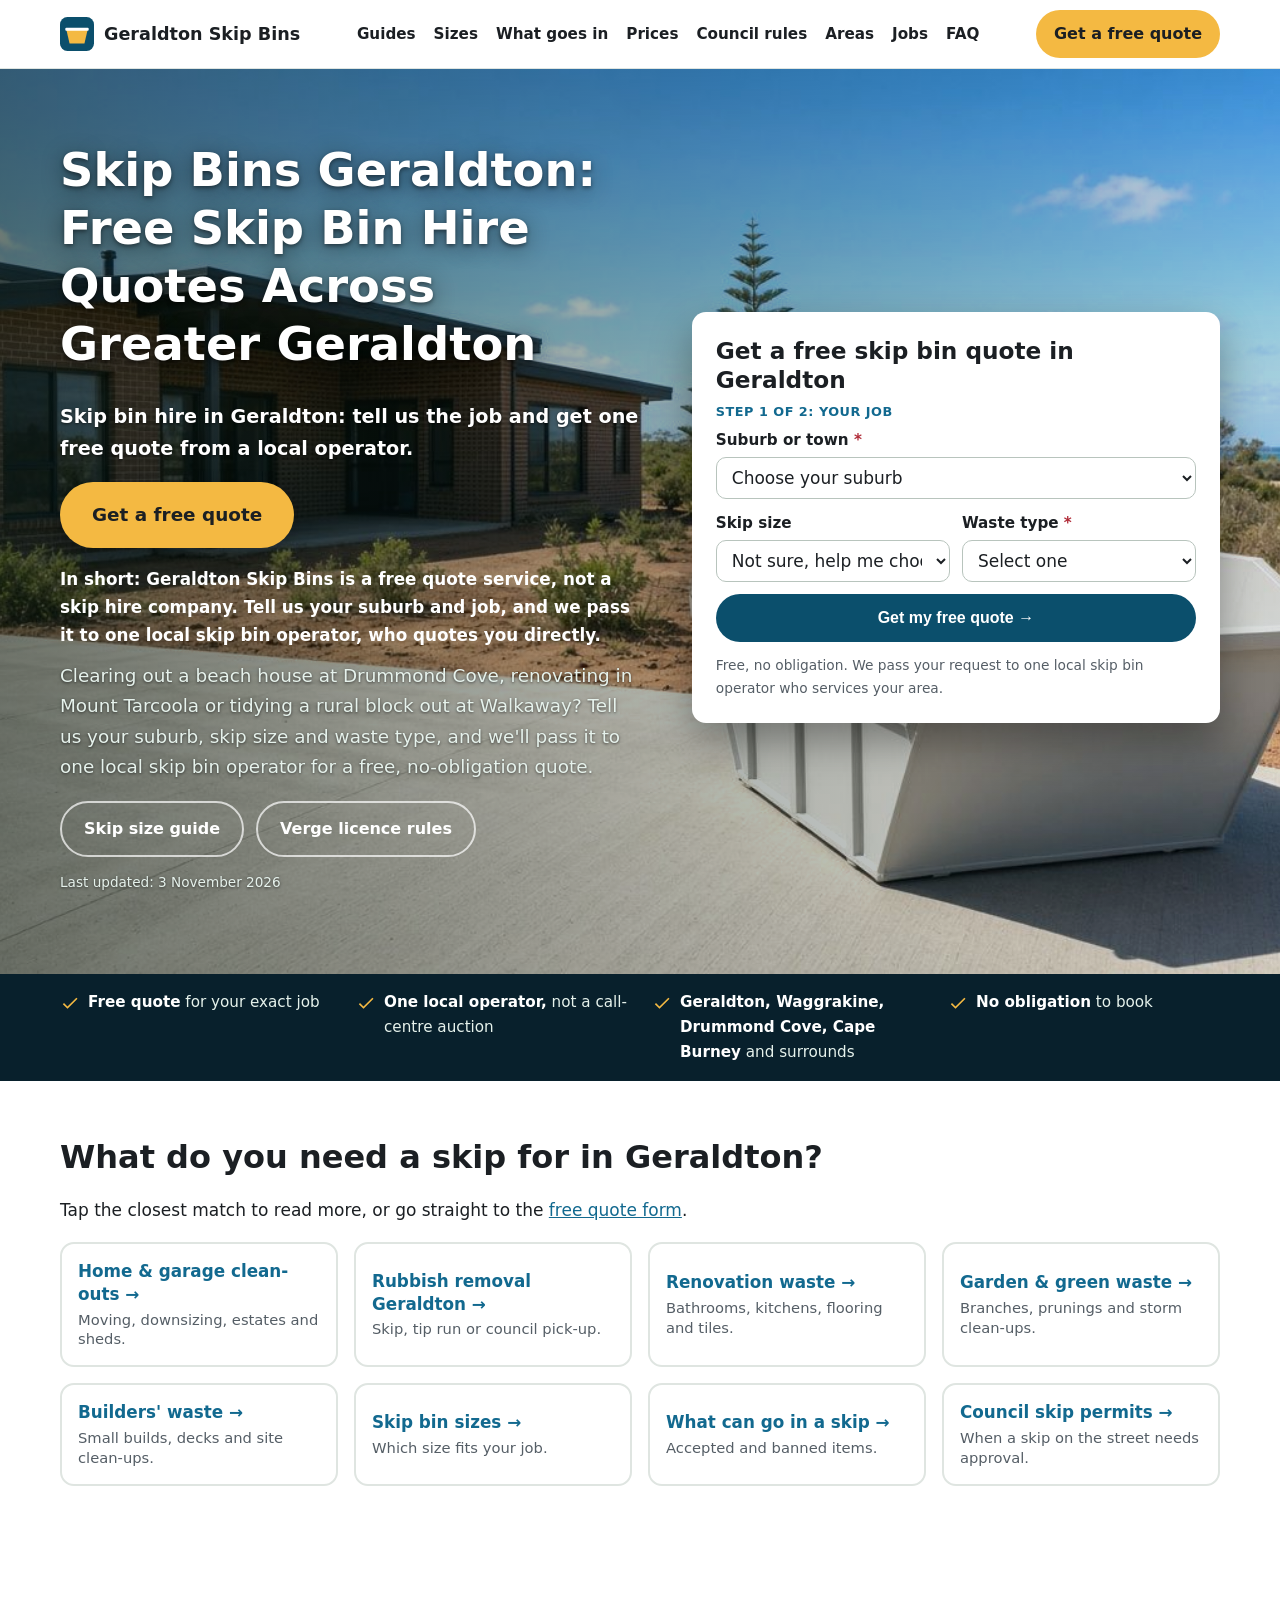
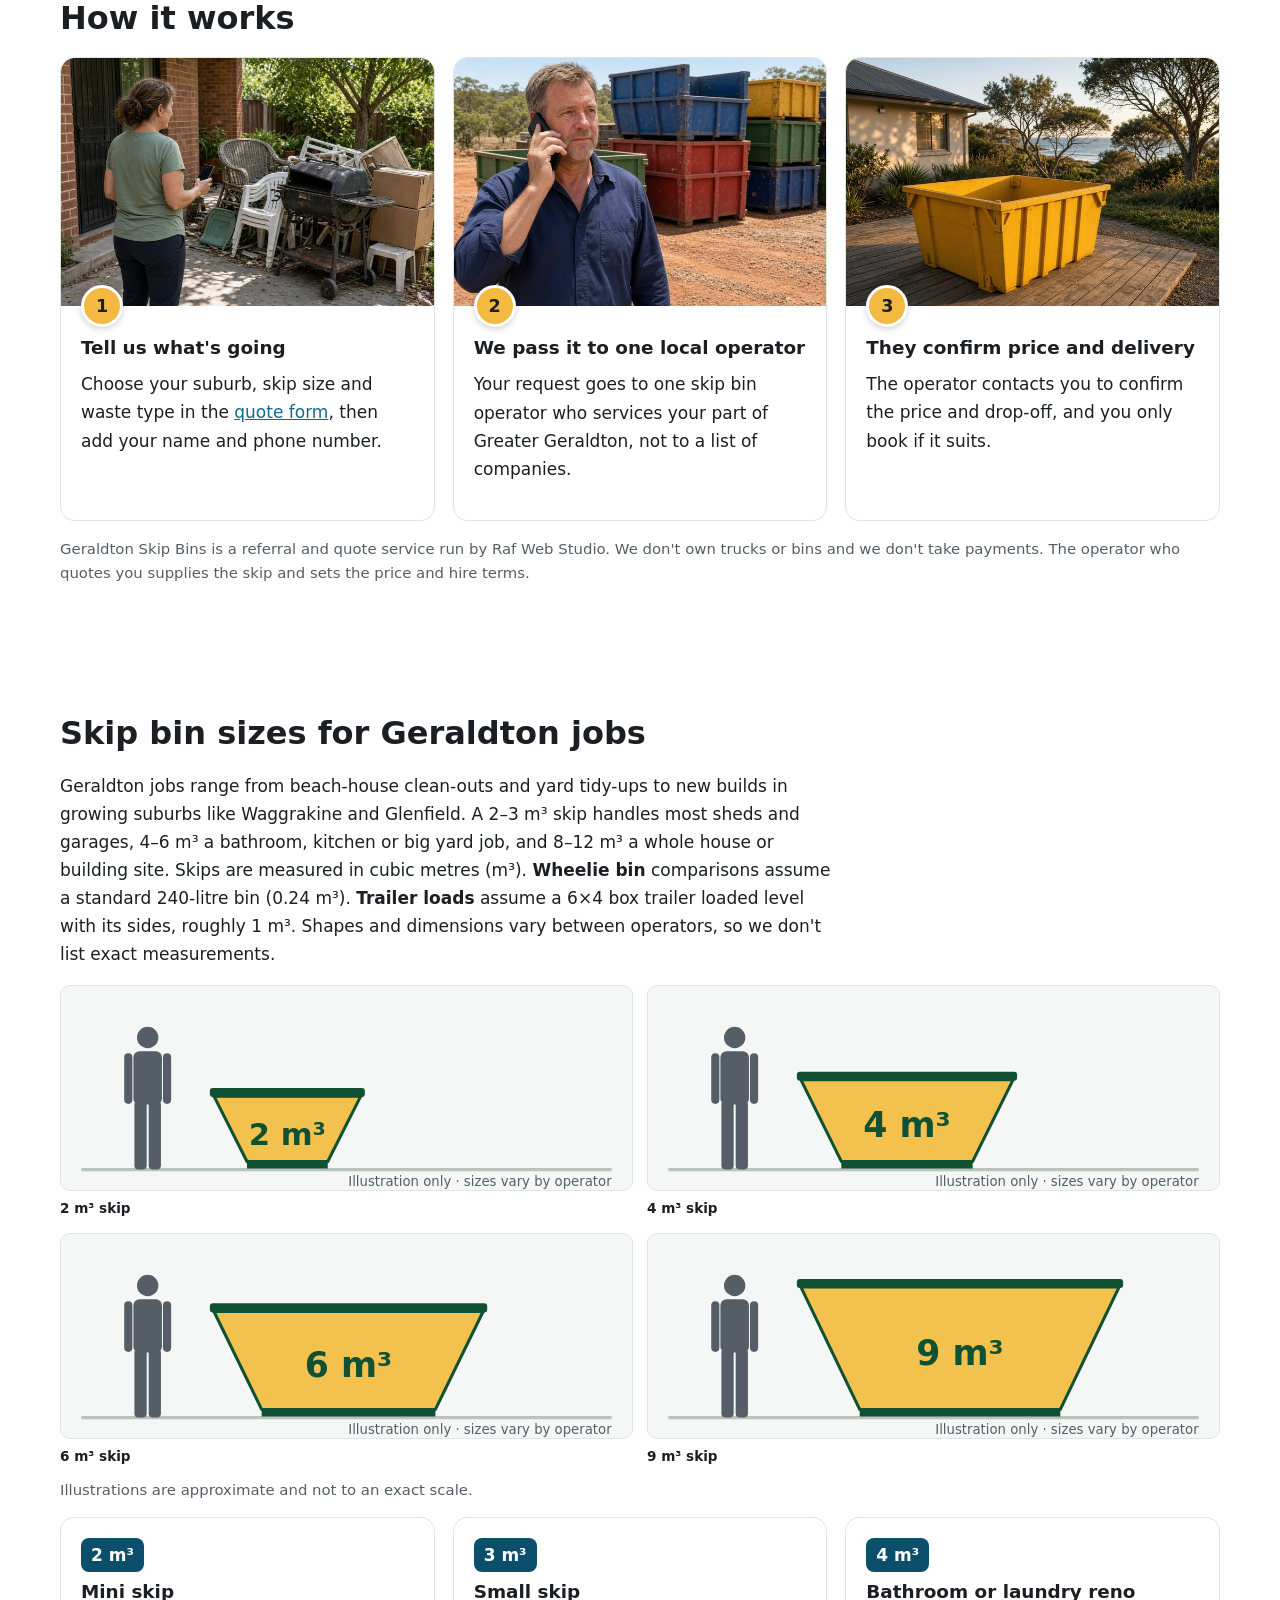
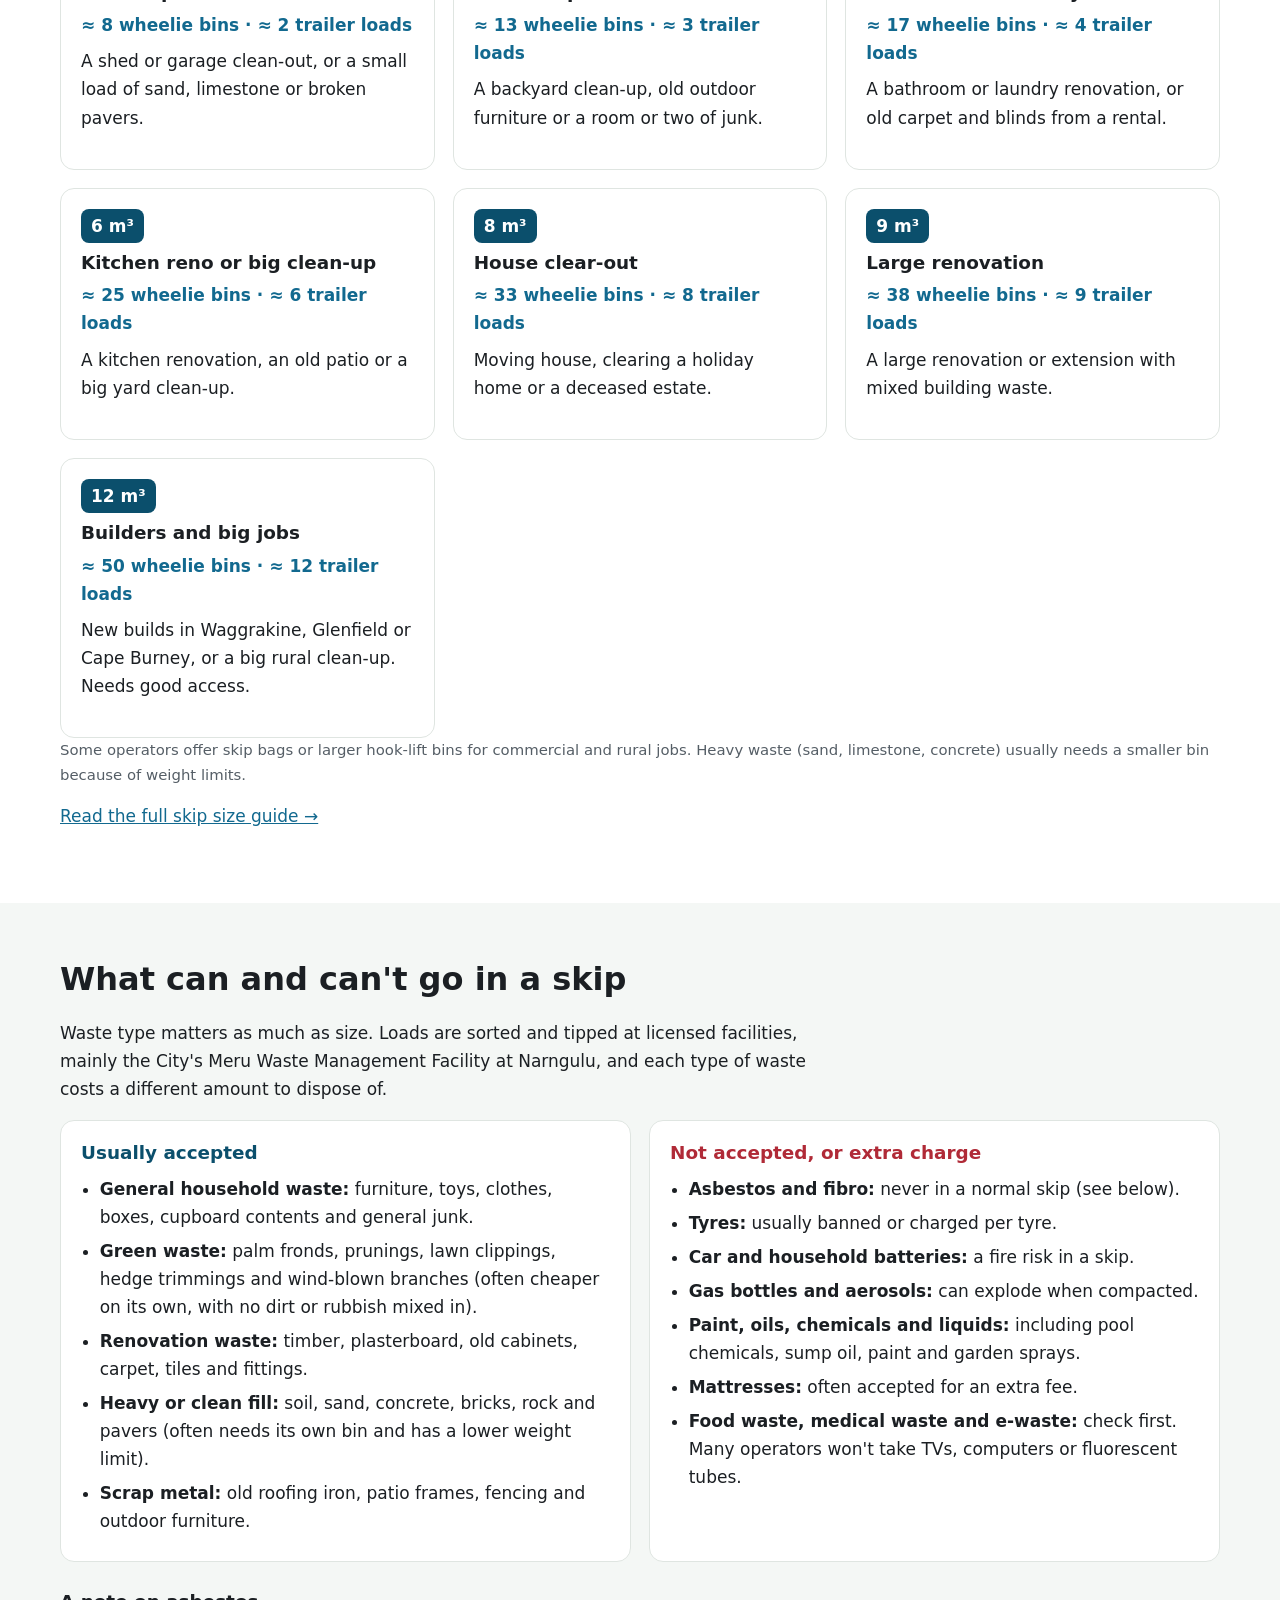
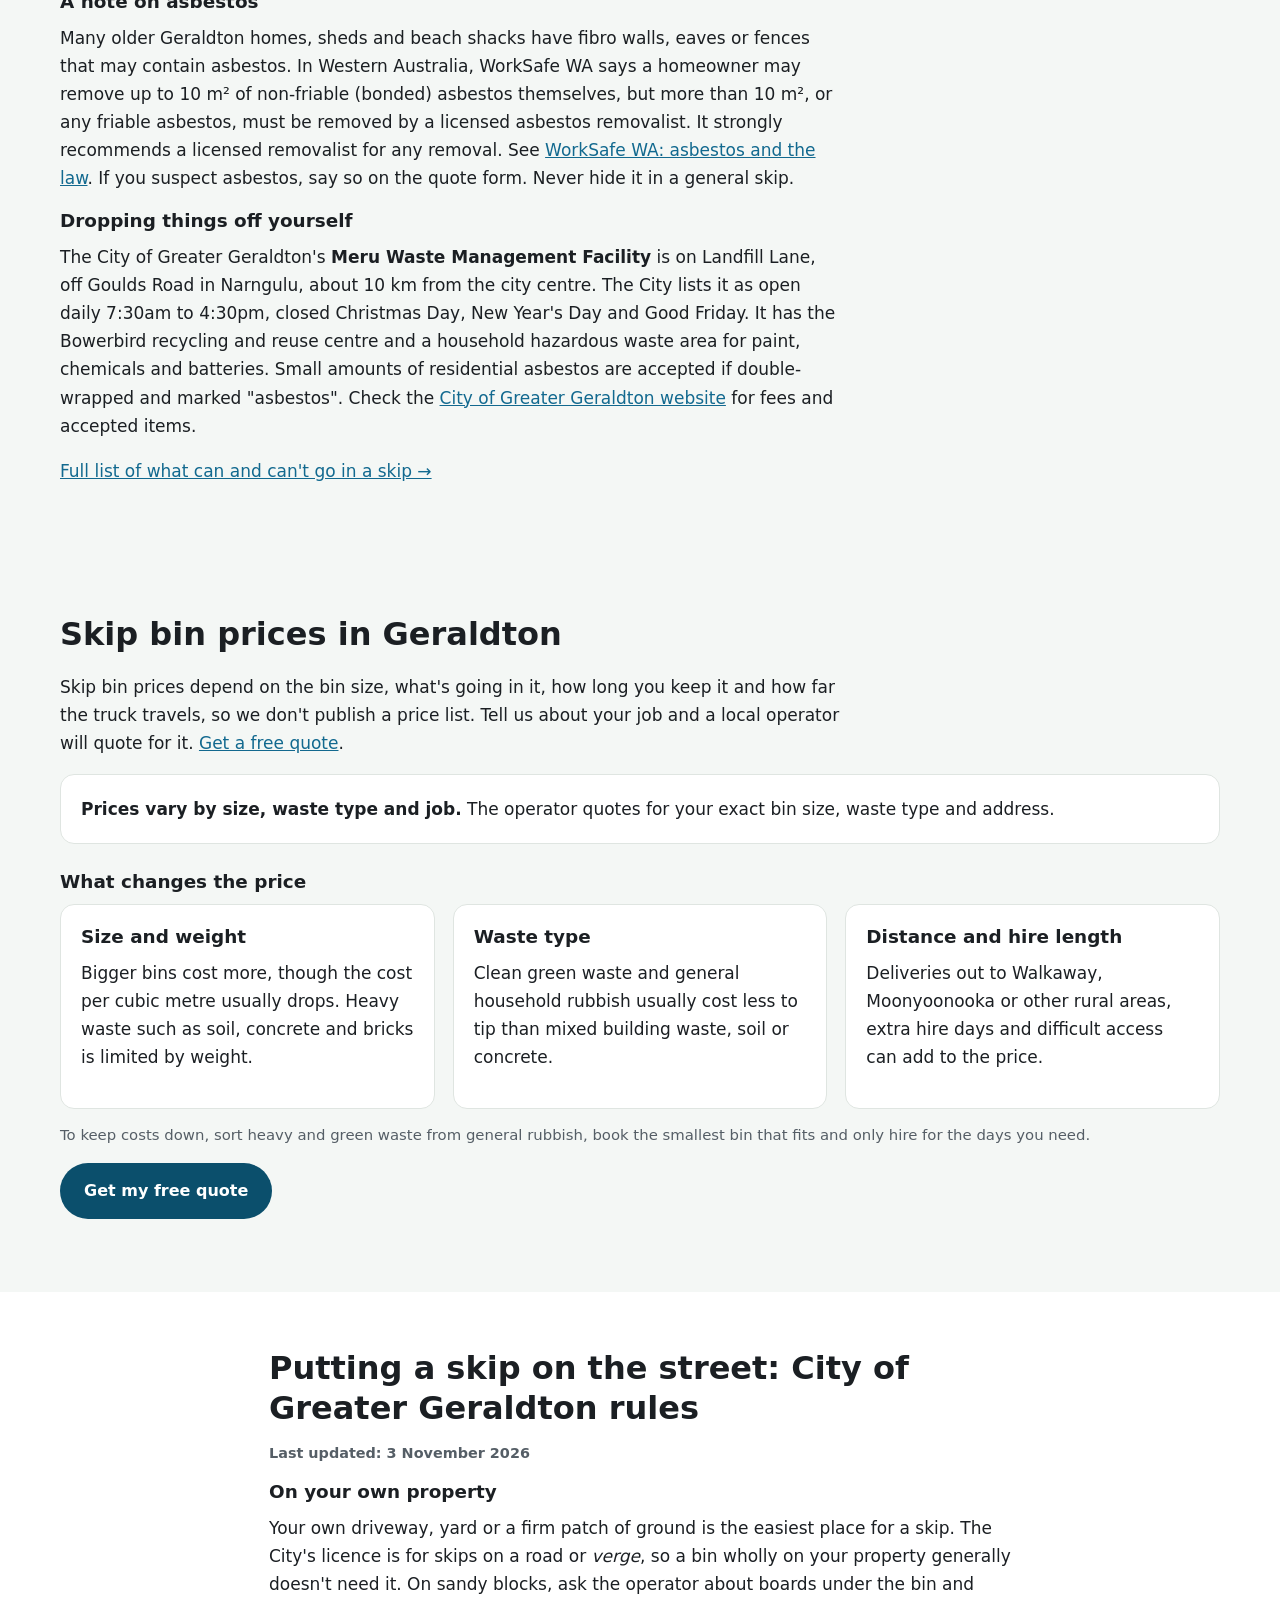
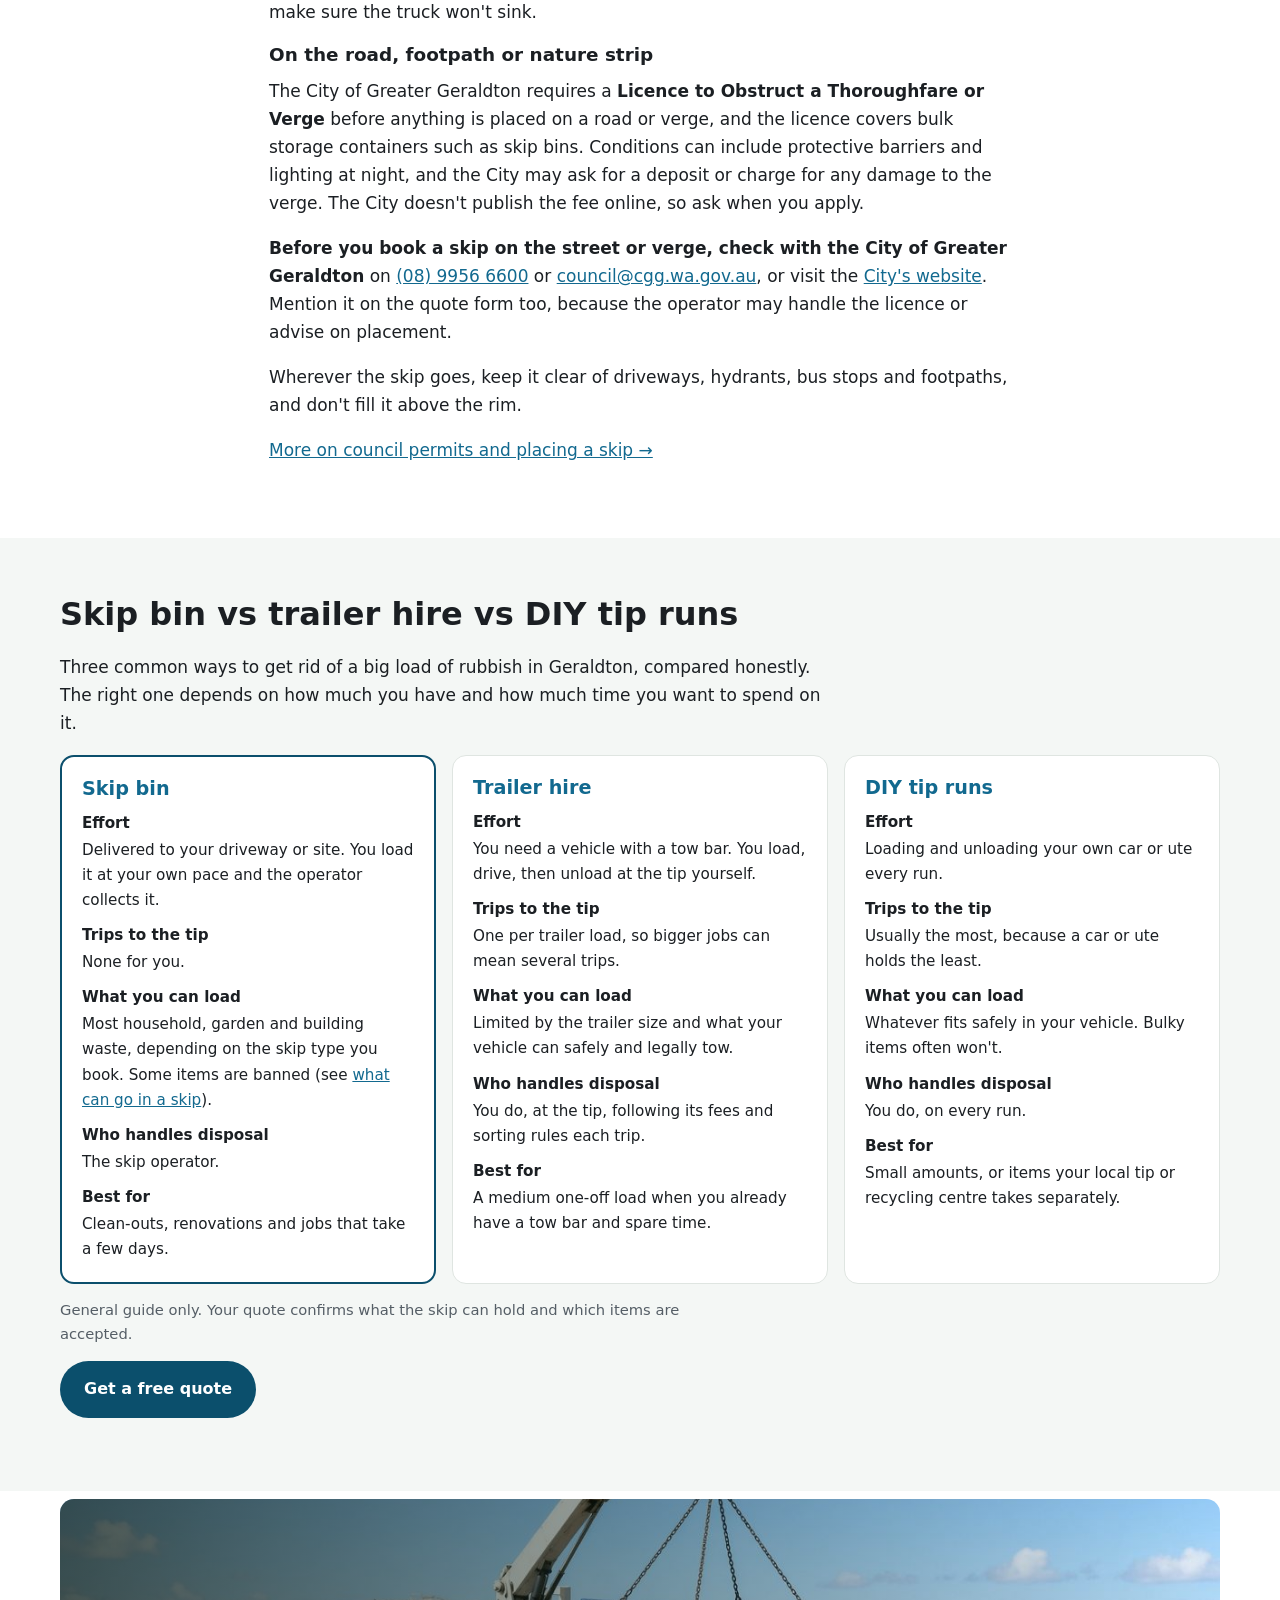
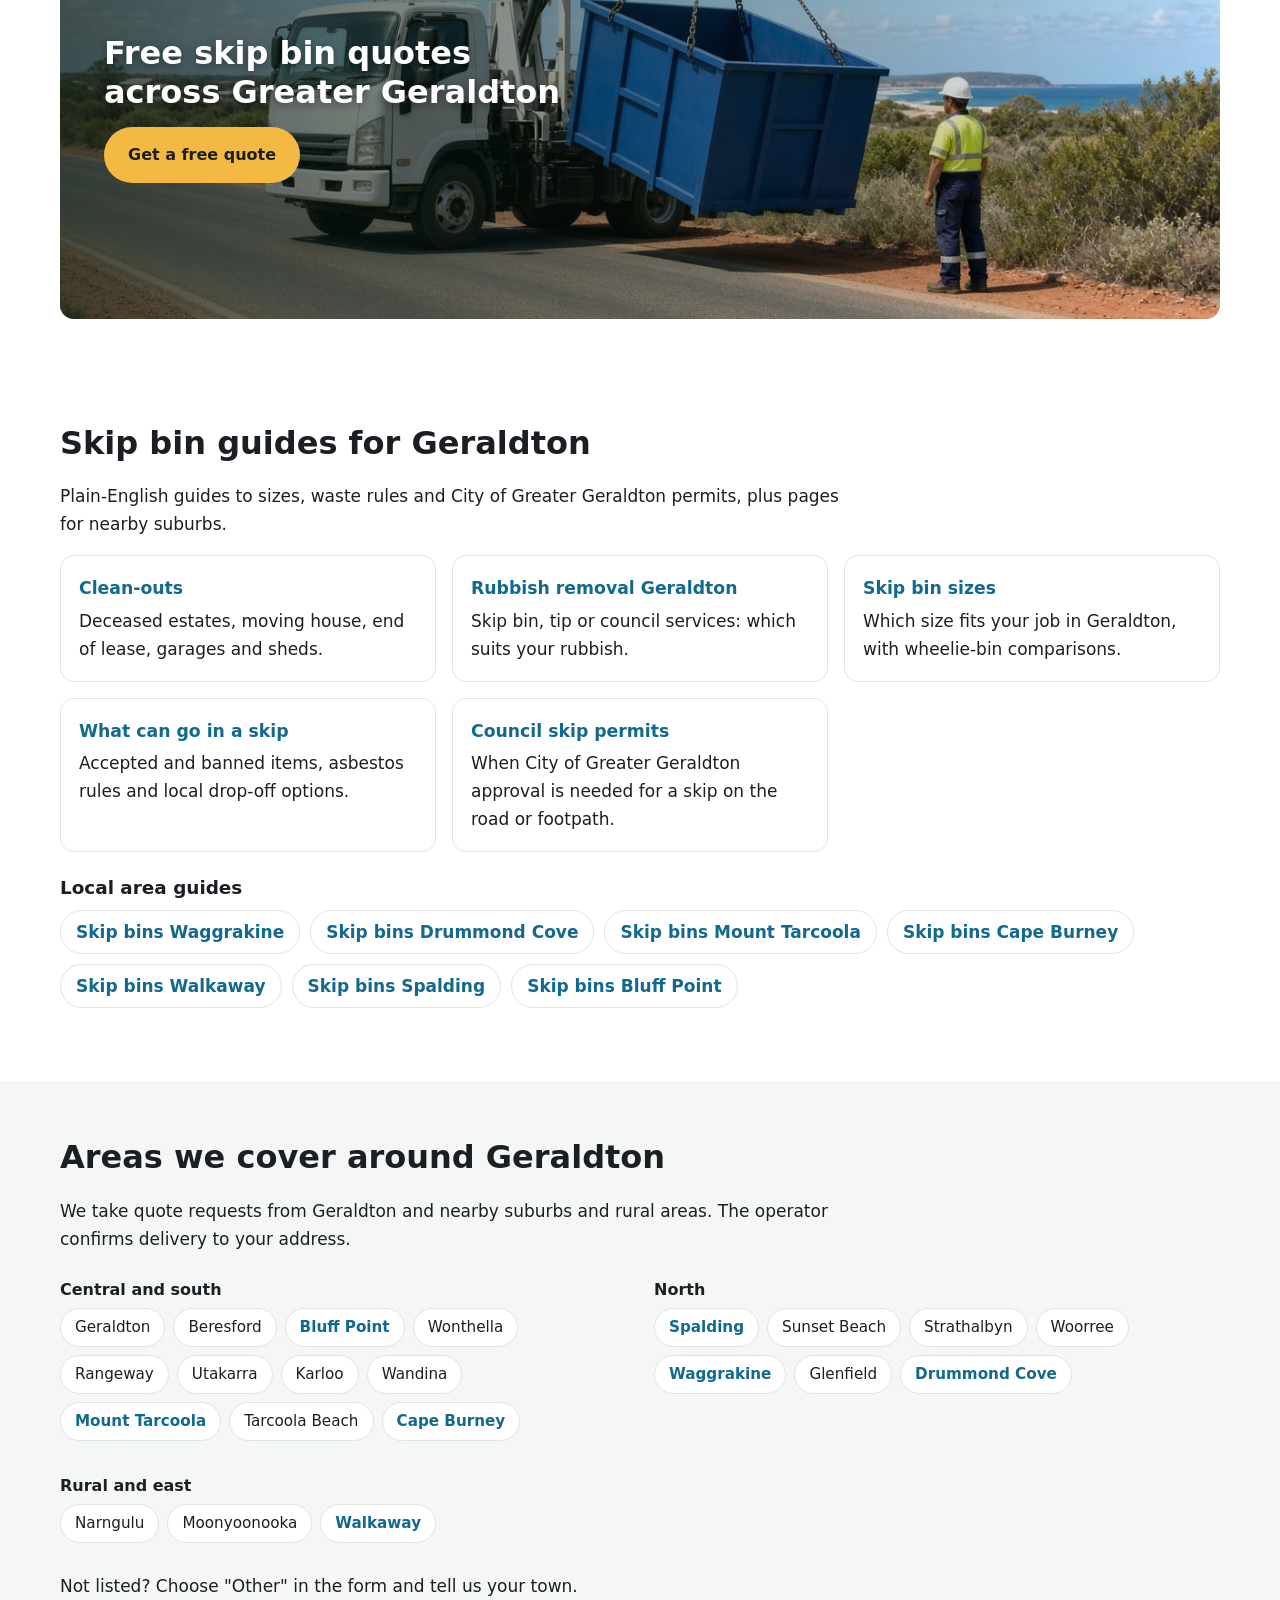
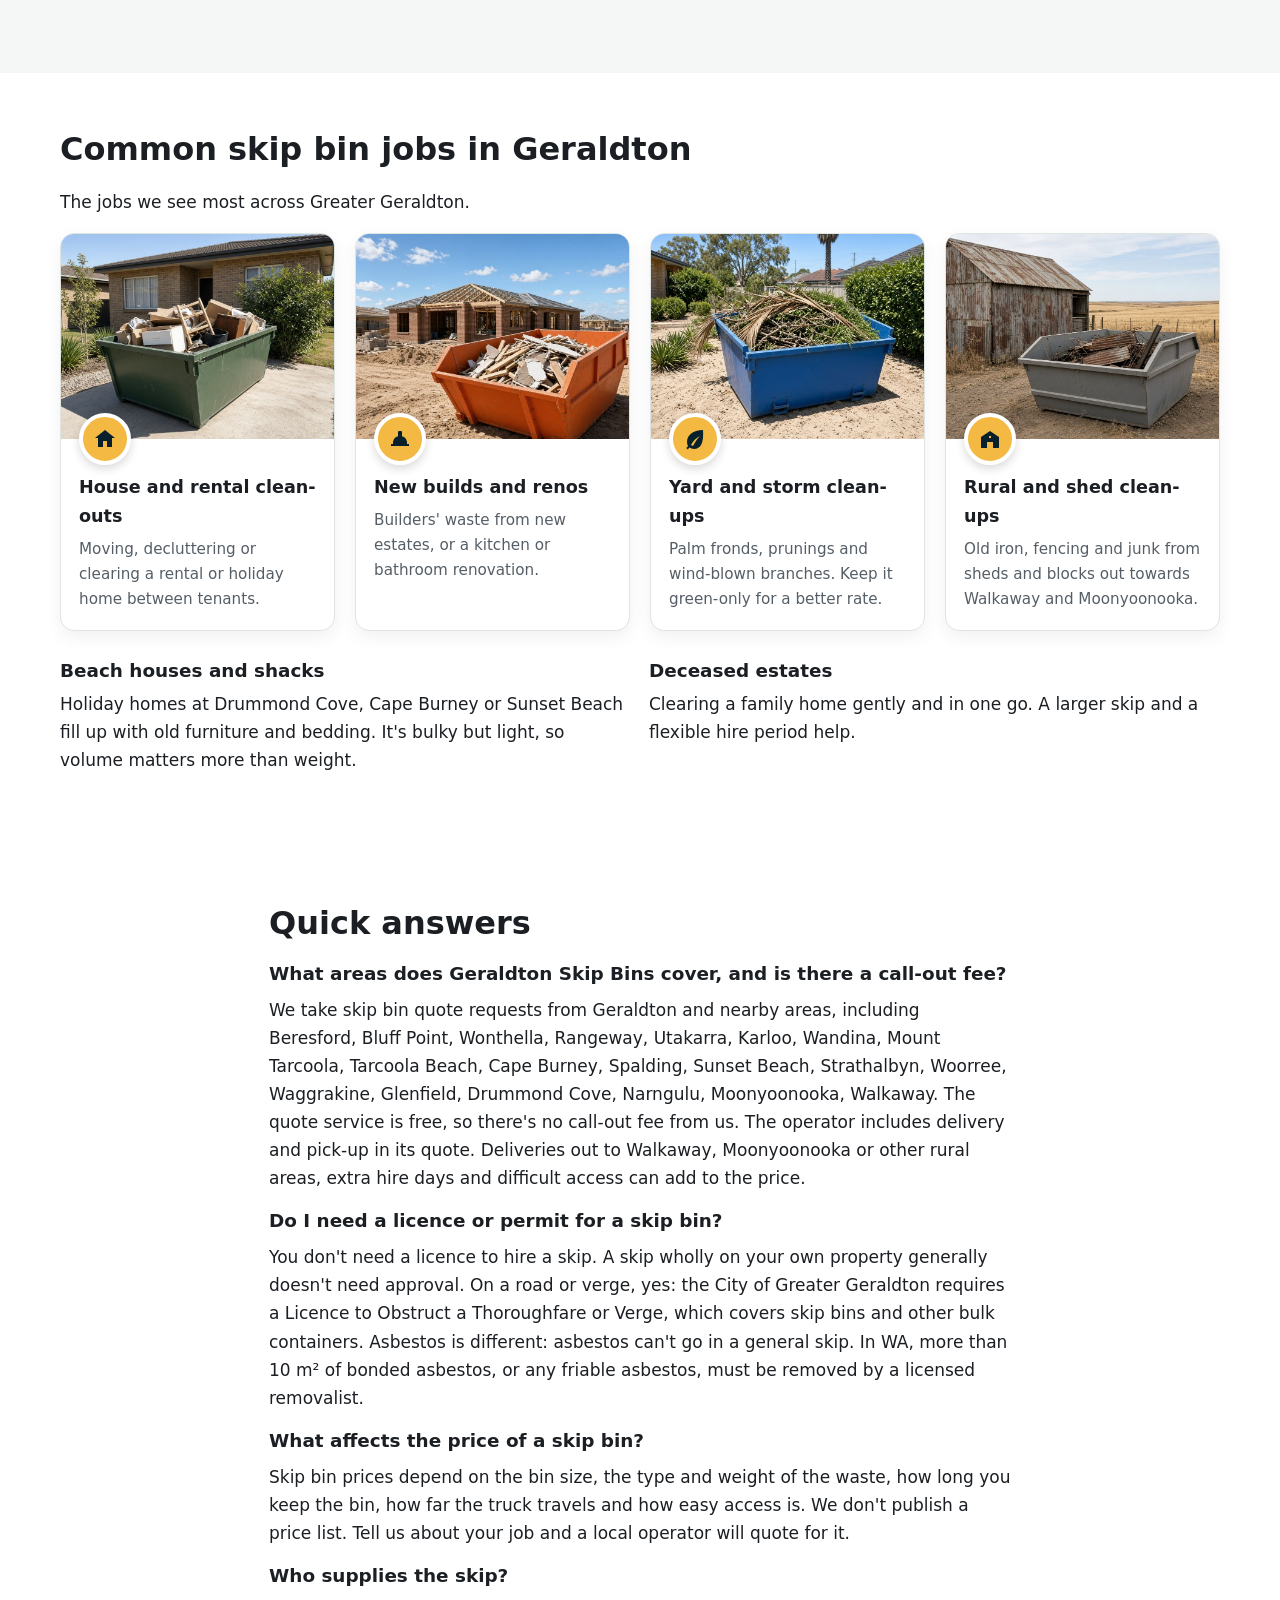
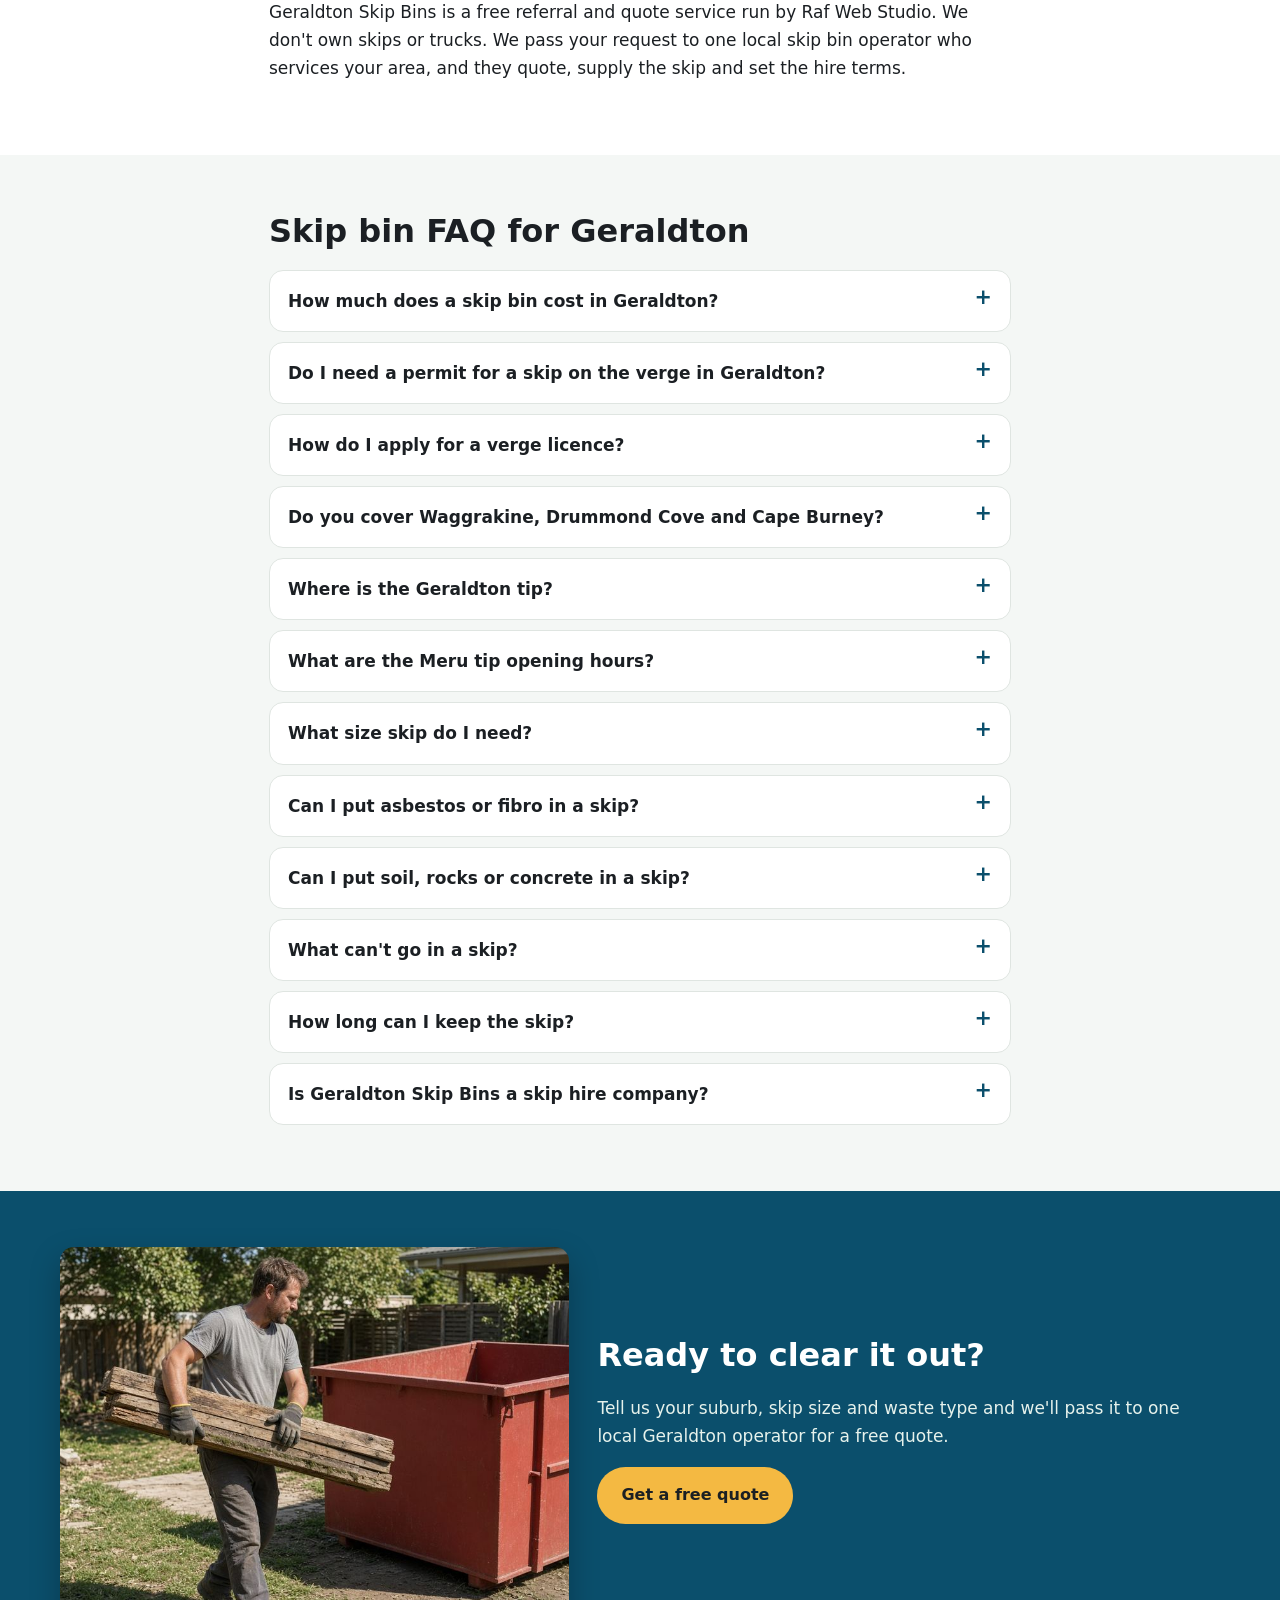
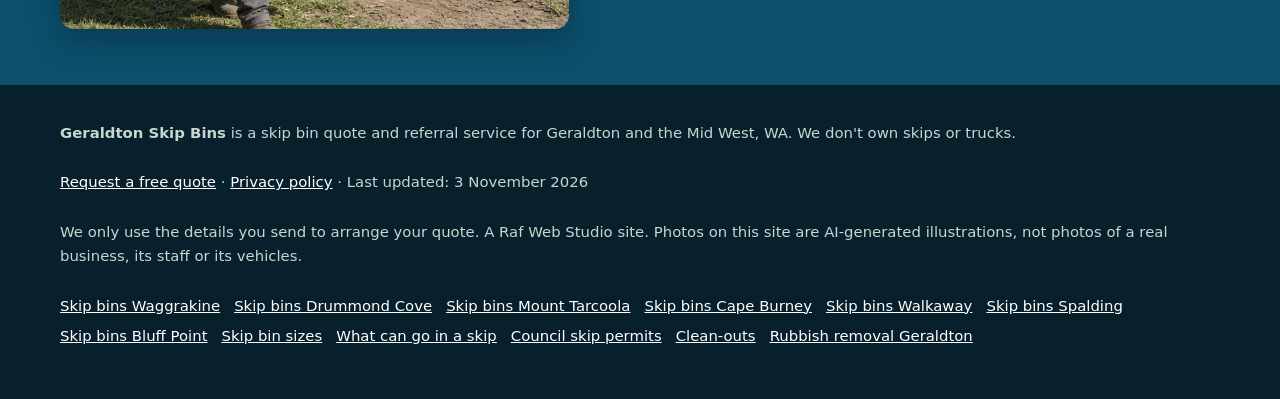
<file: index.html>
<!doctype html>
<html lang="en-AU">
<head>
<meta charset="utf-8">
<meta name="google-site-verification" content="Z1kVvaXQclTB35M1ZMxG1aVOpTJr_uvMj1hWldMkoGo" />
<meta name="viewport" content="width=device-width, initial-scale=1">
<title>Skip Bins Geraldton | Free Skip Bin Hire Quotes in Geraldton WA</title>
<meta name="description" content="Skip bins in Geraldton, Waggrakine, Drummond Cove, Cape Burney and the Mid West. Tell us your suburb, size and waste type and get a free quote from one local skip bin operator.">
<link rel="canonical" href="https://geraldtonskipbins.com/">
<link rel="icon" href="favicon.svg" type="image/svg+xml">
<meta name="theme-color" content="#0b4f6c">
<meta property="og:type" content="website">
<meta property="og:locale" content="en_AU">
<meta property="og:site_name" content="Geraldton Skip Bins">
<meta property="og:title" content="Skip Bins Geraldton | Free Skip Bin Hire Quotes in Geraldton WA">
<meta property="og:description" content="Free skip bin hire quotes in Geraldton and the Mid West, from one local operator.">
<meta property="og:url" content="https://geraldtonskipbins.com/">
<meta property="og:image" content="https://geraldtonskipbins.com/img/hero.jpg">
<meta name="twitter:card" content="summary_large_image">
<meta name="twitter:image" content="https://geraldtonskipbins.com/img/hero.jpg">
<script>document.documentElement.classList.add('js')</script>
<link rel="stylesheet" href="styles.css">

<!-- Google tag (gtag.js) -->
<script async src="https://www.googletagmanager.com/gtag/js?id=G-982G1D11M5"></script>
<script>
  window.dataLayer = window.dataLayer || [];
  function gtag(){dataLayer.push(arguments);}
  gtag('js', new Date());
  gtag('config', 'G-982G1D11M5');
</script>

<script type="application/ld+json">
{
 "@context": "https://schema.org",
 "@type": "WebPage",
 "@id": "https://geraldtonskipbins.com/#webpage",
 "url": "https://geraldtonskipbins.com/",
 "name": "Skip Bins Geraldton | Free Skip Bin Hire Quotes in Geraldton WA",
 "description": "Skip bins in Geraldton, Waggrakine, Drummond Cove, Cape Burney and the Mid West. Tell us your suburb, size and waste type and get a free quote from one local skip bin operator.",
 "inLanguage": "en-AU",
 "dateModified": "2026-11-03",
 "isPartOf": {
  "@id": "https://geraldtonskipbins.com/#website"
 },
 "about": {
  "@id": "https://geraldtonskipbins.com/#business"
 }
}
</script>
<script type="application/ld+json">
{
 "@context": "https://schema.org",
 "@type": "LocalBusiness",
 "@id": "https://geraldtonskipbins.com/#business",
 "name": "Geraldton Skip Bins",
 "url": "https://geraldtonskipbins.com/",
 "description": "Skip bins in Geraldton, Waggrakine, Drummond Cove, Cape Burney and the Mid West. Tell us your suburb, size and waste type and get a free quote from one local skip bin operator. A free referral and quote service run by Raf Web Studio. It doesn't own skips or trucks; one local operator quotes and supplies the skip.",
 "image": "https://geraldtonskipbins.com/img/hero.jpg",
 "areaServed": [
  {
   "@type": "AdministrativeArea",
   "name": "City of Greater Geraldton, WA"
  },
  {
   "@type": "Place",
   "name": "Geraldton, WA"
  },
  {
   "@type": "Place",
   "name": "Beresford, WA"
  },
  {
   "@type": "Place",
   "name": "Bluff Point, WA"
  },
  {
   "@type": "Place",
   "name": "Spalding, WA"
  },
  {
   "@type": "Place",
   "name": "Sunset Beach, WA"
  },
  {
   "@type": "Place",
   "name": "Tarcoola Beach, WA"
  },
  {
   "@type": "Place",
   "name": "Mount Tarcoola, WA"
  },
  {
   "@type": "Place",
   "name": "Wonthella, WA"
  },
  {
   "@type": "Place",
   "name": "Rangeway, WA"
  },
  {
   "@type": "Place",
   "name": "Utakarra, WA"
  },
  {
   "@type": "Place",
   "name": "Karloo, WA"
  },
  {
   "@type": "Place",
   "name": "Strathalbyn, WA"
  },
  {
   "@type": "Place",
   "name": "Wandina, WA"
  },
  {
   "@type": "Place",
   "name": "Woorree, WA"
  },
  {
   "@type": "Place",
   "name": "Waggrakine, WA"
  },
  {
   "@type": "Place",
   "name": "Drummond Cove, WA"
  },
  {
   "@type": "Place",
   "name": "Glenfield, WA"
  },
  {
   "@type": "Place",
   "name": "Cape Burney, WA"
  },
  {
   "@type": "Place",
   "name": "Narngulu, WA"
  },
  {
   "@type": "Place",
   "name": "Moonyoonooka, WA"
  },
  {
   "@type": "Place",
   "name": "Walkaway, WA"
  }
 ],
 "knowsAbout": [
  "Skip bin hire",
  "Skip bin sizes",
  "Council skip bin permits",
  "Waste disposal"
 ],
 "parentOrganization": {
  "@type": "Organization",
  "name": "Raf Web Studio"
 }
}
</script>
<script type="application/ld+json">
{
 "@context": "https://schema.org",
 "@type": "WebSite",
 "dateModified": "2026-11-03",
 "@id": "https://geraldtonskipbins.com/#website",
 "name": "Geraldton Skip Bins",
 "url": "https://geraldtonskipbins.com/",
 "inLanguage": "en-AU"
}
</script>
<script type="application/ld+json">
{
 "@context": "https://schema.org",
 "@type": "Service",
 "@id": "https://geraldtonskipbins.com/#service",
 "name": "Skip bin hire quotes in Geraldton",
 "serviceType": "Skip bin hire",
 "description": "Free skip bin hire quotes in Geraldton and surrounding suburbs. We pass your request to one local skip bin operator.",
 "url": "https://geraldtonskipbins.com/",
 "provider": {
  "@id": "https://geraldtonskipbins.com/#business"
 },
 "areaServed": [
  {
   "@type": "AdministrativeArea",
   "name": "City of Greater Geraldton, WA"
  },
  {
   "@type": "Place",
   "name": "Geraldton, WA"
  },
  {
   "@type": "Place",
   "name": "Beresford, WA"
  },
  {
   "@type": "Place",
   "name": "Bluff Point, WA"
  },
  {
   "@type": "Place",
   "name": "Spalding, WA"
  },
  {
   "@type": "Place",
   "name": "Sunset Beach, WA"
  },
  {
   "@type": "Place",
   "name": "Tarcoola Beach, WA"
  },
  {
   "@type": "Place",
   "name": "Mount Tarcoola, WA"
  },
  {
   "@type": "Place",
   "name": "Wonthella, WA"
  },
  {
   "@type": "Place",
   "name": "Rangeway, WA"
  },
  {
   "@type": "Place",
   "name": "Utakarra, WA"
  },
  {
   "@type": "Place",
   "name": "Karloo, WA"
  },
  {
   "@type": "Place",
   "name": "Strathalbyn, WA"
  },
  {
   "@type": "Place",
   "name": "Wandina, WA"
  },
  {
   "@type": "Place",
   "name": "Woorree, WA"
  },
  {
   "@type": "Place",
   "name": "Waggrakine, WA"
  },
  {
   "@type": "Place",
   "name": "Drummond Cove, WA"
  },
  {
   "@type": "Place",
   "name": "Glenfield, WA"
  },
  {
   "@type": "Place",
   "name": "Cape Burney, WA"
  },
  {
   "@type": "Place",
   "name": "Narngulu, WA"
  },
  {
   "@type": "Place",
   "name": "Moonyoonooka, WA"
  },
  {
   "@type": "Place",
   "name": "Walkaway, WA"
  }
 ]
}
</script>
<script type="application/ld+json">
{
 "@context": "https://schema.org",
 "@type": "FAQPage",
 "mainEntity": [
  {
   "@type": "Question",
   "name": "How much does a skip bin cost in Geraldton?",
   "acceptedAnswer": {
    "@type": "Answer",
    "text": "It depends on the size, waste type, hire period and distance. Tell us about your job and a local operator will quote for it."
   }
  },
  {
   "@type": "Question",
   "name": "Do I need a permit for a skip on the verge in Geraldton?",
   "acceptedAnswer": {
    "@type": "Answer",
    "text": "Generally yes. The City of Greater Geraldton requires a Licence to Obstruct a Thoroughfare or Verge, which covers skip bins on a road or verge. A skip wholly on your own land generally doesn't need one."
   }
  },
  {
   "@type": "Question",
   "name": "How do I apply for a verge licence?",
   "acceptedAnswer": {
    "@type": "Answer",
    "text": "Contact the City of Greater Geraldton on (08) 9956 6600 or council@cgg.wa.gov.au. Conditions can include barriers and night lighting, and the City may ask for a deposit."
   }
  },
  {
   "@type": "Question",
   "name": "Do you cover Waggrakine, Drummond Cove and Cape Burney?",
   "acceptedAnswer": {
    "@type": "Answer",
    "text": "Yes, we take requests from across Greater Geraldton, including Waggrakine, Drummond Cove, Cape Burney and Walkaway. The operator confirms delivery."
   }
  },
  {
   "@type": "Question",
   "name": "Where is the Geraldton tip?",
   "acceptedAnswer": {
    "@type": "Answer",
    "text": "The Meru Waste Management Facility is on Landfill Lane, off Goulds Road in Narngulu, about 10 km from the city centre."
   }
  },
  {
   "@type": "Question",
   "name": "What are the Meru tip opening hours?",
   "acceptedAnswer": {
    "@type": "Answer",
    "text": "The City lists it as open daily 7:30am to 4:30pm, closed Christmas Day, New Year's Day and Good Friday."
   }
  },
  {
   "@type": "Question",
   "name": "What size skip do I need?",
   "acceptedAnswer": {
    "@type": "Answer",
    "text": "2–3 m³ for a shed or garage, 4 m³ for a bathroom, 6 m³ for a kitchen or big yard job, and 8–12 m³ for a house clear-out or new build."
   }
  },
  {
   "@type": "Question",
   "name": "Can I put asbestos or fibro in a skip?",
   "acceptedAnswer": {
    "@type": "Answer",
    "text": "No. Asbestos can't go in a general skip. In WA, more than 10 m² of bonded asbestos, or any friable asbestos, must be removed by a licensed removalist."
   }
  },
  {
   "@type": "Question",
   "name": "Can I put soil, rocks or concrete in a skip?",
   "acceptedAnswer": {
    "@type": "Answer",
    "text": "Usually, but heavy waste has weight limits and often needs its own, smaller bin. Choose \"Soil, concrete or bricks\" in the form."
   }
  },
  {
   "@type": "Question",
   "name": "What can't go in a skip?",
   "acceptedAnswer": {
    "@type": "Answer",
    "text": "Asbestos, tyres, batteries, gas bottles, chemicals, paint, oils and liquids. Mattresses and e-waste are often extra or not accepted. The operator who quotes you will confirm their list."
   }
  },
  {
   "@type": "Question",
   "name": "How long can I keep the skip?",
   "acceptedAnswer": {
    "@type": "Answer",
    "text": "Commonly a few days to a week, with extra days by arrangement with the operator."
   }
  },
  {
   "@type": "Question",
   "name": "Is Geraldton Skip Bins a skip hire company?",
   "acceptedAnswer": {
    "@type": "Answer",
    "text": "No. It's a free referral and quote service run by Raf Web Studio. One local operator quotes you and supplies the skip."
   }
  },
  {
   "@type": "Question",
   "name": "What areas does Geraldton Skip Bins cover, and is there a call-out fee?",
   "acceptedAnswer": {
    "@type": "Answer",
    "text": "We take skip bin quote requests from Geraldton and nearby areas, including Beresford, Bluff Point, Wonthella, Rangeway, Utakarra, Karloo, Wandina, Mount Tarcoola, Tarcoola Beach, Cape Burney, Spalding, Sunset Beach, Strathalbyn, Woorree, Waggrakine, Glenfield, Drummond Cove, Narngulu, Moonyoonooka, Walkaway. The quote service is free, so there's no call-out fee from us. The operator includes delivery and pick-up in its quote. Deliveries out to Walkaway, Moonyoonooka or other rural areas, extra hire days and difficult access can add to the price."
   }
  },
  {
   "@type": "Question",
   "name": "Do I need a licence or permit for a skip bin?",
   "acceptedAnswer": {
    "@type": "Answer",
    "text": "You don't need a licence to hire a skip. A skip wholly on your own property generally doesn't need approval. On a road or verge, yes: the City of Greater Geraldton requires a Licence to Obstruct a Thoroughfare or Verge, which covers skip bins and other bulk containers. Asbestos is different: asbestos can't go in a general skip. In WA, more than 10 m² of bonded asbestos, or any friable asbestos, must be removed by a licensed removalist."
   }
  },
  {
   "@type": "Question",
   "name": "What affects the price of a skip bin?",
   "acceptedAnswer": {
    "@type": "Answer",
    "text": "Skip bin prices depend on the bin size, the type and weight of the waste, how long you keep the bin, how far the truck travels and how easy access is. We don't publish a price list. Tell us about your job and a local operator will quote for it."
   }
  },
  {
   "@type": "Question",
   "name": "Who supplies the skip?",
   "acceptedAnswer": {
    "@type": "Answer",
    "text": "Geraldton Skip Bins is a free referral and quote service run by Raf Web Studio. We don't own skips or trucks. We pass your request to one local skip bin operator who services your area, and they quote, supply the skip and set the hire terms."
   }
  }
 ]
}
</script>
<!--h3:css--><style>
.h3-tag{font-size:1.2rem;font-weight:600;margin:.2em 0 .9em;color:#fff;text-shadow:0 1px 3px rgba(0,0,0,.6);max-width:36em}
.btn-xl{font-size:1.15rem;padding:16px 30px;min-height:54px;box-shadow:0 6px 18px rgba(0,0,0,.25)}
.h3-cta{margin:0 0 18px}
.need-grid{display:grid;grid-template-columns:repeat(2,minmax(0,1fr));gap:12px;margin-top:18px}
@media(min-width:800px){.need-grid{grid-template-columns:repeat(4,minmax(0,1fr));gap:16px}}
.need-grid a{display:flex;flex-direction:column;justify-content:center;min-height:96px;padding:16px;background:#fff;border:2px solid var(--line);border-radius:var(--radius);text-decoration:none;color:var(--ink);line-height:1.35}
.need-grid a:hover,.need-grid a:focus-visible{border-color:var(--green);background:var(--soft)}
.need-grid strong{color:var(--green-2);font-size:1.05rem;margin-bottom:4px}
.need-grid strong::after{content:" \2192"}
.need-grid span{font-size:.92rem;color:var(--muted)}
.cmp{display:grid;gap:16px;margin-top:18px}
@media(min-width:900px){.cmp{grid-template-columns:repeat(3,minmax(0,1fr))}}
.cmp article{background:#fff;border:1px solid var(--line);border-radius:var(--radius);padding:20px}
.cmp article.cmp-main{border:2px solid var(--green)}
.cmp h3{margin:0 0 10px;font-size:1.2rem;color:var(--green-2)}
.cmp dl{margin:0}.cmp dt{font-weight:700;margin-top:10px;font-size:.95rem}.cmp dd{margin:2px 0 0;color:var(--ink);font-size:.95rem}
.cmp-note{font-size:.92rem;color:var(--muted);margin-top:14px;max-width:46em}
.mobile-call{transition:transform .2s ease;padding-bottom:calc(10px + env(safe-area-inset-bottom))}
.mobile-call .btn{min-height:48px;font-size:1.05rem}
.mobile-call.mc-off{transform:translateY(120%)}
@media(prefers-reduced-motion:reduce){.mobile-call{transition:none}}
</style><!--/h3:css-->
</head>
<body>
<a class="skip-link" href="#main">Skip to content</a>

<header class="site-header">
  <div class="wrap">
    <a class="brand" href="/" aria-label="Geraldton Skip Bins home">
      <svg viewBox="0 0 64 64" aria-hidden="true"><rect width="64" height="64" rx="14" fill="#0b4f6c"/><path d="M12 24h40l-6 26H18z" fill="#f4b942"/><rect x="10" y="20" width="44" height="6" rx="2" fill="#fff"/></svg>
      Geraldton Skip Bins
    </a>
    <nav class="nav" aria-label="Main">
      <a href="#guides">Guides</a>      <a href="#sizes">Sizes</a><a href="#waste">What goes in</a><a href="#pricing">Prices</a><a href="#council">Council rules</a><a href="#areas">Areas</a><a href="#jobs">Jobs</a><a href="#faq">FAQ</a>
    </nav>
    <a class="btn btn-call header-call" href="#quote">Get a free quote</a>
  </div>
</header>

<main id="main">
<section class="hero" aria-labelledby="h1">
  <picture class="hero-bg">
    <source media="(max-width: 700px)" srcset="img/hero-mobile.jpg" width="684" height="720">
    <img src="img/hero.jpg" width="1280" height="720" alt="White skip bin on the driveway of a brick home with a Norfolk pine and the coast behind" fetchpriority="high" decoding="async">
  </picture>
  <div class="wrap hero-grid">
    <div class="hero-copy">
      <h1 id="h1">Skip Bins Geraldton: Free Skip Bin Hire Quotes Across Greater Geraldton</h1><!--h3:hero-->
      <p class="h3-tag">Skip bin hire in Geraldton: tell us the job and get one free quote from a local operator.</p>
      <p class="h3-cta"><a class="btn btn-call btn-xl" href="#quote">Get a free quote</a></p><!--/h3:hero-->      <p class="summary">In short: Geraldton Skip Bins is a free quote service, not a skip hire company. Tell us your suburb and job, and we pass it to one local skip bin operator, who quotes you directly.</p>
      <p class="lead">Clearing out a beach house at Drummond Cove, renovating in Mount Tarcoola or tidying a rural block out at Walkaway? Tell us your suburb, skip size and waste type, and we'll pass it to one local skip bin operator for a free, no-obligation quote.</p>
      <div class="ctas"><a class="btn btn-ghost" href="#sizes">Skip size guide</a><a class="btn btn-ghost" href="#council">Verge licence rules</a></div>
      <p class="updated">Last updated: 3 November 2026</p>
    </div>
    <div class="hero-form-card" id="quote">
      <h2 id="quote-h">Get a free skip bin quote in Geraldton</h2>
      <form class="quote-form two-step" id="quote-form" action="https://formsubmit.co/quotes@geraldtonskipbins.com" method="post" novalidate>
        <input type="hidden" name="_subject" value="New quote request – geraldtonskipbins.com">
        <input type="hidden" name="_captcha" value="true">
        <input type="hidden" name="_template" value="table">
        <input type="hidden" name="_next" value="https://geraldtonskipbins.com/thanks.html?lead=1">
        <input type="hidden" name="_autoresponse" value="Thanks for your skip bin request. We&#x27;ve received it and are passing it to a local operator, who&#x27;ll be in touch shortly with availability and a price.">
        <input type="text" name="_honey" style="display:none" tabindex="-1" autocomplete="off" aria-hidden="true">
        <input type="hidden" name="source" value="geraldtonskipbins.com">
        <fieldset class="step step-1">
          <legend class="step-label">Step 1 of 2: your job</legend>
          <div class="full"><label for="suburb">Suburb or town <span class="req" aria-hidden="true">*</span></label>
            <select id="suburb" name="suburb" required><option value="">Choose your suburb</option><option>Geraldton</option><option>Beresford</option><option>Bluff Point</option><option>Spalding</option><option>Sunset Beach</option><option>Tarcoola Beach</option><option>Mount Tarcoola</option><option>Wonthella</option><option>Rangeway</option><option>Utakarra</option><option>Karloo</option><option>Strathalbyn</option><option>Wandina</option><option>Woorree</option><option>Waggrakine</option><option>Drummond Cove</option><option>Glenfield</option><option>Cape Burney</option><option>Narngulu</option><option>Moonyoonooka</option><option>Walkaway</option><option value="Other">Other (tell us below)</option></select></div>
          <div class="full other-wrap"><label for="suburb_other">Other suburb or town</label><input id="suburb_other" name="suburb_other" type="text" autocomplete="address-level2"></div>
          <div><label for="size">Skip size</label>
            <select id="size" name="skip_size"><option value="Not sure">Not sure, help me choose</option><option>Skip bag (about 1 m³)</option><option>2 m³</option><option>3 m³</option><option>4 m³</option><option>6 m³</option><option>8 m³</option><option>9 m³</option><option>10–12 m³</option><option>Larger / hook-lift</option></select></div>
          <div><label for="waste">Waste type <span class="req" aria-hidden="true">*</span></label>
            <select id="waste" name="waste_type" required><option value="">Select one</option><option>General household</option><option>Green waste</option><option>Mixed renovation / building</option><option>Soil, concrete or bricks</option><option>Mixed, not sure</option><option>May contain asbestos</option></select></div>
          <div class="full js-only"><button class="btn btn-primary btn-block" type="button" id="to-step-2">Get my free quote →</button></div>
          <p class="microcopy full">Free, no obligation. We pass your request to one local skip bin operator who services your area.</p>
          <p class="form-error full" id="step1-error" role="alert" hidden>Please choose your suburb and waste type.</p>
        </fieldset>
        <fieldset class="step step-2" id="step-2">
          <legend class="step-label">Step 2 of 2: your details</legend>
          <div><label for="name">Name <span class="req" aria-hidden="true">*</span></label><input id="name" name="name" type="text" autocomplete="name" required></div>
          <div><label for="phone">Phone <span class="req" aria-hidden="true">*</span></label><input id="phone" name="phone" type="tel" autocomplete="tel" inputmode="tel" required></div>
          <div><label for="email">Email</label><input id="email" name="email" type="email" autocomplete="email"></div>
          <div><label for="date">Delivery date</label><input id="date" name="preferred_date" type="date"></div>
          <div class="full"><label for="message">Anything else?</label><textarea id="message" name="message" rows="2" placeholder="e.g. beach house clean-out, sandy driveway, verge placement, 7 days"></textarea></div>
          <p class="consent full">By sending this form you agree we can share your details with one local skip bin operator so they can quote for your job. See our <a href="privacy.html">privacy policy</a>.</p>
          <div class="full step2-actions"><button class="btn btn-primary" type="submit">Send my quote request</button><button class="btn-link js-only" type="button" id="back-1">← Back</button></div>
        </fieldset>
      </form>
    </div>
  </div>
</section>
<section class="trust" aria-label="Why use this service">
  <ul class="wrap trust-list"><li><svg viewBox="0 0 24 24" aria-hidden="true"><path fill="currentColor" d="M9 16.2 4.8 12l-1.4 1.4L9 19 21 7l-1.4-1.4z"/></svg><span><strong>Free quote</strong> for your exact job</span></li><li><svg viewBox="0 0 24 24" aria-hidden="true"><path fill="currentColor" d="M9 16.2 4.8 12l-1.4 1.4L9 19 21 7l-1.4-1.4z"/></svg><span><strong>One local operator,</strong> not a call-centre auction</span></li><li><svg viewBox="0 0 24 24" aria-hidden="true"><path fill="currentColor" d="M9 16.2 4.8 12l-1.4 1.4L9 19 21 7l-1.4-1.4z"/></svg><span><strong>Geraldton, Waggrakine, Drummond Cove, Cape Burney</strong> and surrounds</span></li><li><svg viewBox="0 0 24 24" aria-hidden="true"><path fill="currentColor" d="M9 16.2 4.8 12l-1.4 1.4L9 19 21 7l-1.4-1.4z"/></svg><span><strong>No obligation</strong> to book</span></li></ul>
</section>
<!--h3:need-->
<section id="need" aria-labelledby="need-h">
  <div class="wrap">
    <h2 id="need-h">What do you need a skip for in Geraldton?</h2>
    <p class="intro">Tap the closest match to read more, or go straight to the <a href="#quote">free quote form</a>.</p>
    <div class="need-grid"><a href="/clean-outs/"><strong>Home &amp; garage clean-outs</strong><span>Moving, downsizing, estates and sheds.</span></a><a href="/rubbish-removal-geraldton/"><strong>Rubbish removal Geraldton</strong><span>Skip, tip run or council pick-up.</span></a><a href="#jobs"><strong>Renovation waste</strong><span>Bathrooms, kitchens, flooring and tiles.</span></a><a href="#jobs"><strong>Garden &amp; green waste</strong><span>Branches, prunings and storm clean-ups.</span></a><a href="#quote"><strong>Builders' waste</strong><span>Small builds, decks and site clean-ups.</span></a><a href="/skip-bin-sizes/"><strong>Skip bin sizes</strong><span>Which size fits your job.</span></a><a href="/what-can-go-in-a-skip/"><strong>What can go in a skip</strong><span>Accepted and banned items.</span></a><a href="/skip-bin-council-permit/"><strong>Council skip permits</strong><span>When a skip on the street needs approval.</span></a></div>
  </div>
</section>
<!--/h3:need-->
<section id="how" aria-labelledby="how-h">
  <div class="wrap">
    <h2 id="how-h">How it works</h2>
    <ol class="steps grid grid-3">
      <li class="card step-card"><span class="step-img"><img src="img/step1.jpg" width="700" height="467" loading="lazy" decoding="async" alt="Woman on her phone in a backyard next to old outdoor furniture and a barbecue"></span><div class="step-body"><span class="step-num">1</span><h3>Tell us what's going</h3><p>Choose your suburb, skip size and waste type in the <a href="#quote">quote form</a>, then add your name and phone number.</p></div></li>
      <li class="card step-card"><span class="step-img"><img src="img/step2.jpg" width="700" height="467" loading="lazy" decoding="async" alt="Skip bin operator on the phone in a yard with coloured skips stacked behind"></span><div class="step-body"><span class="step-num">2</span><h3>We pass it to one local operator</h3><p>Your request goes to one skip bin operator who services your part of Greater Geraldton, not to a list of companies.</p></div></li>
      <li class="card step-card"><span class="step-img"><img src="img/step3.jpg" width="700" height="467" loading="lazy" decoding="async" alt="Yellow skip bin on timber decking with the ocean in the background"></span><div class="step-body"><span class="step-num">3</span><h3>They confirm price and delivery</h3><p>The operator contacts you to confirm the price and drop-off, and you only book if it suits.</p></div></li>
      </ol>
    <p class="note">Geraldton Skip Bins is a referral and quote service run by Raf Web Studio. We don't own trucks or bins and we don't take payments. The operator who quotes you supplies the skip and sets the price and hire terms.</p>
  </div>
</section>
<section id="sizes" aria-labelledby="sizes-h">
  <div class="wrap">
    <h2 id="sizes-h">Skip bin sizes for Geraldton jobs</h2>
    <p class="intro">Geraldton jobs range from beach-house clean-outs and yard tidy-ups to new builds in growing suburbs like Waggrakine and Glenfield. A 2–3 m³ skip handles most sheds and garages, 4–6 m³ a bathroom, kitchen or big yard job, and 8–12 m³ a whole house or building site. Skips are measured in cubic metres (m³). <strong>Wheelie bin</strong> comparisons assume a standard 240-litre bin (0.24 m³). <strong>Trailer loads</strong> assume a 6×4 box trailer loaded level with its sides, roughly 1 m³. Shapes and dimensions vary between operators, so we don't list exact measurements.</p>
    <div class="size-figs"><figure><img src="img/skip-2m3.svg" width="560" height="200" loading="lazy" decoding="async" alt="2 cubic metre skip bin size guide, shown next to an adult for scale"><figcaption>2 m³ skip</figcaption></figure><figure><img src="img/skip-4m3.svg" width="560" height="200" loading="lazy" decoding="async" alt="4 cubic metre skip bin size guide, shown next to an adult for scale"><figcaption>4 m³ skip</figcaption></figure><figure><img src="img/skip-6m3.svg" width="560" height="200" loading="lazy" decoding="async" alt="6 cubic metre skip bin size guide, shown next to an adult for scale"><figcaption>6 m³ skip</figcaption></figure><figure><img src="img/skip-9m3.svg" width="560" height="200" loading="lazy" decoding="async" alt="9 cubic metre skip bin size guide, shown next to an adult for scale"><figcaption>9 m³ skip</figcaption></figure></div>
    <p class="note">Illustrations are approximate and not to an exact scale.</p>
    <div class="grid grid-3 size-cards"><div class="card"><span class="size">2 m³</span><h3>Mini skip</h3><p class="equiv">≈ 8 wheelie bins · ≈ 2 trailer loads</p><p>A shed or garage clean-out, or a small load of sand, limestone or broken pavers.</p></div><div class="card"><span class="size">3 m³</span><h3>Small skip</h3><p class="equiv">≈ 13 wheelie bins · ≈ 3 trailer loads</p><p>A backyard clean-up, old outdoor furniture or a room or two of junk.</p></div><div class="card"><span class="size">4 m³</span><h3>Bathroom or laundry reno</h3><p class="equiv">≈ 17 wheelie bins · ≈ 4 trailer loads</p><p>A bathroom or laundry renovation, or old carpet and blinds from a rental.</p></div><div class="card"><span class="size">6 m³</span><h3>Kitchen reno or big clean-up</h3><p class="equiv">≈ 25 wheelie bins · ≈ 6 trailer loads</p><p>A kitchen renovation, an old patio or a big yard clean-up.</p></div><div class="card"><span class="size">8 m³</span><h3>House clear-out</h3><p class="equiv">≈ 33 wheelie bins · ≈ 8 trailer loads</p><p>Moving house, clearing a holiday home or a deceased estate.</p></div><div class="card"><span class="size">9 m³</span><h3>Large renovation</h3><p class="equiv">≈ 38 wheelie bins · ≈ 9 trailer loads</p><p>A large renovation or extension with mixed building waste.</p></div><div class="card"><span class="size">12 m³</span><h3>Builders and big jobs</h3><p class="equiv">≈ 50 wheelie bins · ≈ 12 trailer loads</p><p>New builds in Waggrakine, Glenfield or Cape Burney, or a big rural clean-up. Needs good access.</p></div></div>
    <p class="note">Some operators offer skip bags or larger hook-lift bins for commercial and rural jobs. Heavy waste (sand, limestone, concrete) usually needs a smaller bin because of weight limits.</p>
    <p><a href="/skip-bin-sizes/">Read the full skip size guide →</a></p>
  </div>
</section>
<section class="alt" id="waste" aria-labelledby="waste-h">
  <div class="wrap">
    <h2 id="waste-h">What can and can't go in a skip</h2>
    <p class="intro">Waste type matters as much as size. Loads are sorted and tipped at licensed facilities, mainly the City's Meru Waste Management Facility at Narngulu, and each type of waste costs a different amount to dispose of.</p>
    <div class="grid grid-2">
      <div class="card yes">
        <h3>Usually accepted</h3>
        <ul class="clean">
          <li><strong>General household waste:</strong> furniture, toys, clothes, boxes, cupboard contents and general junk.</li>
          <li><strong>Green waste:</strong> palm fronds, prunings, lawn clippings, hedge trimmings and wind-blown branches (often cheaper on its own, with no dirt or rubbish mixed in).</li>
          <li><strong>Renovation waste:</strong> timber, plasterboard, old cabinets, carpet, tiles and fittings.</li>
          <li><strong>Heavy or clean fill:</strong> soil, sand, concrete, bricks, rock and pavers (often needs its own bin and has a lower weight limit).</li>
          <li><strong>Scrap metal:</strong> old roofing iron, patio frames, fencing and outdoor furniture.</li>
        </ul>
      </div>
      <div class="card no">
        <h3>Not accepted, or extra charge</h3>
        <ul class="clean">
          <li><strong>Asbestos and fibro:</strong> never in a normal skip (see below).</li>
          <li><strong>Tyres:</strong> usually banned or charged per tyre.</li>
          <li><strong>Car and household batteries:</strong> a fire risk in a skip.</li>
          <li><strong>Gas bottles and aerosols:</strong> can explode when compacted.</li>
          <li><strong>Paint, oils, chemicals and liquids:</strong> including pool chemicals, sump oil, paint and garden sprays.</li>
          <li><strong>Mattresses:</strong> often accepted for an extra fee.</li>
          <li><strong>Food waste, medical waste and e-waste:</strong> check first. Many operators won't take TVs, computers or fluorescent tubes.</li>
        </ul>
      </div>
    </div>
    <h3 style="margin-top:28px">A note on asbestos</h3>
    <p class="intro">Many older Geraldton homes, sheds and beach shacks have fibro walls, eaves or fences that may contain asbestos. In Western Australia, WorkSafe WA says a homeowner may remove up to 10 m² of non-friable (bonded) asbestos themselves, but more than 10 m², or any friable asbestos, must be removed by a licensed asbestos removalist. It strongly recommends a licensed removalist for any removal. See <a href="https://www.wa.gov.au/organisation/worksafe/asbestos-and-the-law" rel="noopener">WorkSafe WA: asbestos and the law</a>. If you suspect asbestos, say so on the quote form. Never hide it in a general skip.</p>
    <h3>Dropping things off yourself</h3>
    <p class="intro">The City of Greater Geraldton's <strong>Meru Waste Management Facility</strong> is on Landfill Lane, off Goulds Road in Narngulu, about 10 km from the city centre. The City lists it as open daily 7:30am to 4:30pm, closed Christmas Day, New Year's Day and Good Friday. It has the Bowerbird recycling and reuse centre and a household hazardous waste area for paint, chemicals and batteries. Small amounts of residential asbestos are accepted if double-wrapped and marked "asbestos". Check the <a href="https://www.cgg.wa.gov.au/" rel="noopener">City of Greater Geraldton website</a> for fees and accepted items.</p>
    <p><a href="/what-can-go-in-a-skip/">Full list of what can and can't go in a skip →</a></p>
  </div>
</section>
<section class="alt" id="pricing" aria-labelledby="pricing-h">
  <div class="wrap">
    <h2 id="pricing-h">Skip bin prices in Geraldton</h2>
    <p class="intro">Skip bin prices depend on the bin size, what's going in it, how long you keep it and how far the truck travels, so we don't publish a price list. Tell us about your job and a local operator will quote for it. <a href="#quote">Get a free quote</a>.</p>
    <div class="card"><p style="margin:0"><strong>Prices vary by size, waste type and job.</strong> The operator quotes for your exact bin size, waste type and address.</p></div>
    <h3 style="margin-top:26px">What changes the price</h3>
    <div class="grid grid-3">
      <div class="card"><h3>Size and weight</h3><p>Bigger bins cost more, though the cost per cubic metre usually drops. Heavy waste such as soil, concrete and bricks is limited by weight.</p></div>
      <div class="card"><h3>Waste type</h3><p>Clean green waste and general household rubbish usually cost less to tip than mixed building waste, soil or concrete.</p></div>
      <div class="card"><h3>Distance and hire length</h3><p>Deliveries out to Walkaway, Moonyoonooka or other rural areas, extra hire days and difficult access can add to the price.</p></div>
    </div>
    <p class="note" style="margin-top:14px">To keep costs down, sort heavy and green waste from general rubbish, book the smallest bin that fits and only hire for the days you need.</p>
    <p><a class="btn btn-primary" href="#quote">Get my free quote</a></p>
  </div>
</section>
<section id="council" aria-labelledby="council-h">
  <div class="wrap intro">
    <h2 id="council-h">Putting a skip on the street: City of Greater Geraldton rules</h2>
    <p class="updated-dark">Last updated: 3 November 2026</p>
    <h3>On your own property</h3>
    <p>Your own driveway, yard or a firm patch of ground is the easiest place for a skip. The City's licence is for skips on a road or <em>verge</em>, so a bin wholly on your property generally doesn't need it. On sandy blocks, ask the operator about boards under the bin and make sure the truck won't sink.</p>
    <h3>On the road, footpath or nature strip</h3>
    <p>The City of Greater Geraldton requires a <strong>Licence to Obstruct a Thoroughfare or Verge</strong> before anything is placed on a road or verge, and the licence covers bulk storage containers such as skip bins. Conditions can include protective barriers and lighting at night, and the City may ask for a deposit or charge for any damage to the verge. The City doesn't publish the fee online, so ask when you apply.</p>
    <p><strong>Before you book a skip on the street or verge, check with the City of Greater Geraldton</strong> on <a href="tel:0899566600">(08) 9956 6600</a> or <a href="mailto:council@cgg.wa.gov.au">council@cgg.wa.gov.au</a>, or visit the <a href="https://www.cgg.wa.gov.au/" rel="noopener">City's website</a>. Mention it on the quote form too, because the operator may handle the licence or advise on placement.</p>
    <p>Wherever the skip goes, keep it clear of driveways, hydrants, bus stops and footpaths, and don't fill it above the rim.</p>
    <p><a href="/skip-bin-council-permit/">More on council permits and placing a skip →</a></p>
  </div>
</section>
<!--h3:compare-->
<section class="alt" id="compare" aria-labelledby="compare-h">
  <div class="wrap">
    <h2 id="compare-h">Skip bin vs trailer hire vs DIY tip runs</h2>
    <p class="intro">Three common ways to get rid of a big load of rubbish in Geraldton, compared honestly. The right one depends on how much you have and how much time you want to spend on it.</p>
    <div class="cmp"><article class="cmp-main"><h3>Skip bin</h3><dl><dt>Effort</dt><dd>Delivered to your driveway or site. You load it at your own pace and the operator collects it.</dd><dt>Trips to the tip</dt><dd>None for you.</dd><dt>What you can load</dt><dd>Most household, garden and building waste, depending on the skip type you book. Some items are banned (see <a href="/what-can-go-in-a-skip/">what can go in a skip</a>).</dd><dt>Who handles disposal</dt><dd>The skip operator.</dd><dt>Best for</dt><dd>Clean-outs, renovations and jobs that take a few days.</dd></dl></article><article><h3>Trailer hire</h3><dl><dt>Effort</dt><dd>You need a vehicle with a tow bar. You load, drive, then unload at the tip yourself.</dd><dt>Trips to the tip</dt><dd>One per trailer load, so bigger jobs can mean several trips.</dd><dt>What you can load</dt><dd>Limited by the trailer size and what your vehicle can safely and legally tow.</dd><dt>Who handles disposal</dt><dd>You do, at the tip, following its fees and sorting rules each trip.</dd><dt>Best for</dt><dd>A medium one-off load when you already have a tow bar and spare time.</dd></dl></article><article><h3>DIY tip runs</h3><dl><dt>Effort</dt><dd>Loading and unloading your own car or ute every run.</dd><dt>Trips to the tip</dt><dd>Usually the most, because a car or ute holds the least.</dd><dt>What you can load</dt><dd>Whatever fits safely in your vehicle. Bulky items often won't.</dd><dt>Who handles disposal</dt><dd>You do, on every run.</dd><dt>Best for</dt><dd>Small amounts, or items your local tip or recycling centre takes separately.</dd></dl></article></div>
    <p class="cmp-note">General guide only. Your quote confirms what the skip can hold and which items are accepted.</p>
    <p><a class="btn btn-primary" href="#quote">Get a free quote</a></p>
  </div>
</section>
<!--/h3:compare-->
<section class="band-wrap" aria-label="Free skip bin quotes across Greater Geraldton">
  <div class="wrap">
    <div class="truck-band">
      <img src="img/band.jpg" width="1280" height="720" loading="lazy" decoding="async" alt="Blue skip bin being lifted by chains onto a truck on a coastal road">
      <div class="band-text">
        <p class="band-line">Free skip bin quotes across Greater Geraldton</p>
        <a class="btn btn-call" href="#quote">Get a free quote</a>
      </div>
    </div>
  </div>
</section>
<section id="guides" aria-labelledby="guides-h">
  <div class="wrap">
    <h2 id="guides-h">Skip bin guides for Geraldton</h2>
    <p class="intro">Plain-English guides to sizes, waste rules and City of Greater Geraldton permits, plus pages for nearby suburbs.</p>
    <div class="guide-cards"><a href="/clean-outs/"><strong>Clean-outs</strong>Deceased estates, moving house, end of lease, garages and sheds.</a><a href="/rubbish-removal-geraldton/"><strong>Rubbish removal Geraldton</strong>Skip bin, tip or council services: which suits your rubbish.</a><a href="/skip-bin-sizes/"><strong>Skip bin sizes</strong>Which size fits your job in Geraldton, with wheelie-bin comparisons.</a><a href="/what-can-go-in-a-skip/"><strong>What can go in a skip</strong>Accepted and banned items, asbestos rules and local drop-off options.</a><a href="/skip-bin-council-permit/"><strong>Council skip permits</strong>When City of Greater Geraldton approval is needed for a skip on the road or footpath.</a></div>
    <h3 style="margin-top:24px">Local area guides</h3>
    <ul class="link-list"><li><a href="/skip-bins-waggrakine/">Skip bins Waggrakine</a></li><li><a href="/skip-bins-drummond-cove/">Skip bins Drummond Cove</a></li><li><a href="/skip-bins-mount-tarcoola/">Skip bins Mount Tarcoola</a></li><li><a href="/skip-bins-cape-burney/">Skip bins Cape Burney</a></li><li><a href="/skip-bins-walkaway/">Skip bins Walkaway</a></li><li><a href="/skip-bins-spalding/">Skip bins Spalding</a></li><li><a href="/skip-bins-bluff-point/">Skip bins Bluff Point</a></li></ul>
  </div>
</section>

<section class="alt" id="areas" aria-labelledby="areas-h">
  <div class="wrap">
    <h2 id="areas-h">Areas we cover around Geraldton</h2>
    <p class="intro">We take quote requests from Geraldton and nearby suburbs and rural areas. The operator confirms delivery to your address.</p>
    <div class="area-groups"><div class="area-group"><h3>Central and south</h3><ul class="areas"><li>Geraldton</li><li>Beresford</li><li><a href="/skip-bins-bluff-point/">Bluff Point</a></li><li>Wonthella</li><li>Rangeway</li><li>Utakarra</li><li>Karloo</li><li>Wandina</li><li><a href="/skip-bins-mount-tarcoola/">Mount Tarcoola</a></li><li>Tarcoola Beach</li><li><a href="/skip-bins-cape-burney/">Cape Burney</a></li></ul></div><div class="area-group"><h3>North</h3><ul class="areas"><li><a href="/skip-bins-spalding/">Spalding</a></li><li>Sunset Beach</li><li>Strathalbyn</li><li>Woorree</li><li><a href="/skip-bins-waggrakine/">Waggrakine</a></li><li>Glenfield</li><li><a href="/skip-bins-drummond-cove/">Drummond Cove</a></li></ul></div><div class="area-group"><h3>Rural and east</h3><ul class="areas"><li>Narngulu</li><li>Moonyoonooka</li><li><a href="/skip-bins-walkaway/">Walkaway</a></li></ul></div></div>
    <p class="intro">Not listed? Choose "Other" in the form and tell us your town.</p>
  </div>
</section>
<section id="jobs" aria-labelledby="jobs-h">
  <div class="wrap">
    <h2 id="jobs-h">Common skip bin jobs in Geraldton</h2>
    <p class="intro">The jobs we see most across Greater Geraldton.</p>
    <div class="photo-cards">
      <a class="photo-card" href="#sizes">
        <span class="pc-img"><img src="img/card-home.jpg" width="900" height="675" loading="lazy" decoding="async" alt="Green skip bin full of cardboard boxes during a house clean-out"></span>
        <span class="pc-body"><span class="pc-icon"><svg viewBox="0 0 24 24" aria-hidden="true"><path fill="currentColor" d="M12 3 2 11h3v9h5v-6h4v6h5v-9h3z"/></svg></span><strong class="pc-title">House and rental clean-outs</strong><span class="pc-text">Moving, decluttering or clearing a rental or holiday home between tenants.</span></span>
      </a>
      <a class="photo-card" href="#sizes">
        <span class="pc-img"><img src="img/card-build.jpg" width="900" height="675" loading="lazy" decoding="async" alt="Orange skip bin on a new housing estate building site"></span>
        <span class="pc-body"><span class="pc-icon"><svg viewBox="0 0 24 24" aria-hidden="true"><path fill="currentColor" d="M11 4h2a1 1 0 0 1 1 1v4.2A7 7 0 0 1 19 15v2h2v2H3v-2h2v-2a7 7 0 0 1 5-5.8V5a1 1 0 0 1 1-1z"/></svg></span><strong class="pc-title">New builds and renos</strong><span class="pc-text">Builders' waste from new estates, or a kitchen or bathroom renovation.</span></span>
      </a>
      <a class="photo-card" href="#waste">
        <span class="pc-img"><img src="img/card-green.jpg" width="900" height="675" loading="lazy" decoding="async" alt="Blue skip bin filled with palm fronds after a yard clean-up"></span>
        <span class="pc-body"><span class="pc-icon"><svg viewBox="0 0 24 24" aria-hidden="true"><path fill="currentColor" d="M20 3C10 3 4 8 4 15c0 1.6.4 3 1 4.2L3.3 21l1.4 1.4 1.8-1.8C7.8 21.5 9.3 22 11 22c6.6 0 10-6 9-19zM8 18c2-4 5-7 9-9-3 3-5 6-7 10z"/></svg></span><strong class="pc-title">Yard and storm clean-ups</strong><span class="pc-text">Palm fronds, prunings and wind-blown branches. Keep it green-only for a better rate.</span></span>
      </a>
      <a class="photo-card" href="#areas">
        <span class="pc-img"><img src="img/card-rural.jpg" width="900" height="675" loading="lazy" decoding="async" alt="Grey skip bin beside a farm shed with rusty roofing iron"></span>
        <span class="pc-body"><span class="pc-icon"><svg viewBox="0 0 24 24" aria-hidden="true"><path fill="currentColor" d="M3 21V10l9-6 9 6v11h-6v-6H9v6zm8-10h2V9h-2z"/></svg></span><strong class="pc-title">Rural and shed clean-ups</strong><span class="pc-text">Old iron, fencing and junk from sheds and blocks out towards Walkaway and Moonyoonooka.</span></span>
      </a>
    </div>
    <div class="grid grid-2 more-jobs"><div><h3>Beach houses and shacks</h3><p>Holiday homes at Drummond Cove, Cape Burney or Sunset Beach fill up with old furniture and bedding. It's bulky but light, so volume matters more than weight.</p></div><div><h3>Deceased estates</h3><p>Clearing a family home gently and in one go. A larger skip and a flexible hire period help.</p></div></div>
  </div>
</section>
<!-- ai-answers-v1 -->
<section id="answers" aria-labelledby="answers-h">
  <div class="wrap intro">
    <h2 id="answers-h">Quick answers</h2>
    <h3>What areas does Geraldton Skip Bins cover, and is there a call-out fee?</h3>
    <p>We take skip bin quote requests from Geraldton and nearby areas, including Beresford, Bluff Point, Wonthella, Rangeway, Utakarra, Karloo, Wandina, Mount Tarcoola, Tarcoola Beach, Cape Burney, Spalding, Sunset Beach, Strathalbyn, Woorree, Waggrakine, Glenfield, Drummond Cove, Narngulu, Moonyoonooka, Walkaway. The quote service is free, so there&#x27;s no call-out fee from us. The operator includes delivery and pick-up in its quote. Deliveries out to Walkaway, Moonyoonooka or other rural areas, extra hire days and difficult access can add to the price.</p>
    <h3>Do I need a licence or permit for a skip bin?</h3>
    <p>You don&#x27;t need a licence to hire a skip. A skip wholly on your own property generally doesn&#x27;t need approval. On a road or verge, yes: the City of Greater Geraldton requires a Licence to Obstruct a Thoroughfare or Verge, which covers skip bins and other bulk containers. Asbestos is different: asbestos can&#x27;t go in a general skip. In WA, more than 10 m² of bonded asbestos, or any friable asbestos, must be removed by a licensed removalist.</p>
    <h3>What affects the price of a skip bin?</h3>
    <p>Skip bin prices depend on the bin size, the type and weight of the waste, how long you keep the bin, how far the truck travels and how easy access is. We don&#x27;t publish a price list. Tell us about your job and a local operator will quote for it.</p>
    <h3>Who supplies the skip?</h3>
    <p>Geraldton Skip Bins is a free referral and quote service run by Raf Web Studio. We don&#x27;t own skips or trucks. We pass your request to one local skip bin operator who services your area, and they quote, supply the skip and set the hire terms.</p>
  </div>
</section>

<section class="alt" id="faq" aria-labelledby="faq-h">
  <div class="wrap intro">
    <h2 id="faq-h">Skip bin FAQ for Geraldton</h2>
    <details><summary>How much does a skip bin cost in Geraldton?</summary><p>It depends on the size, waste type, hire period and distance. Tell us about your job and a local operator will quote for it.</p></details>
    <details><summary>Do I need a permit for a skip on the verge in Geraldton?</summary><p>Generally yes. The City of Greater Geraldton requires a Licence to Obstruct a Thoroughfare or Verge, which covers skip bins on a road or verge. A skip wholly on your own land generally doesn&#x27;t need one.</p></details>
    <details><summary>How do I apply for a verge licence?</summary><p>Contact the City of Greater Geraldton on (08) 9956 6600 or council@cgg.wa.gov.au. Conditions can include barriers and night lighting, and the City may ask for a deposit.</p></details>
    <details><summary>Do you cover Waggrakine, Drummond Cove and Cape Burney?</summary><p>Yes, we take requests from across Greater Geraldton, including Waggrakine, Drummond Cove, Cape Burney and Walkaway. The operator confirms delivery.</p></details>
    <details><summary>Where is the Geraldton tip?</summary><p>The Meru Waste Management Facility is on Landfill Lane, off Goulds Road in Narngulu, about 10 km from the city centre.</p></details>
    <details><summary>What are the Meru tip opening hours?</summary><p>The City lists it as open daily 7:30am to 4:30pm, closed Christmas Day, New Year&#x27;s Day and Good Friday.</p></details>
    <details><summary>What size skip do I need?</summary><p>2–3 m³ for a shed or garage, 4 m³ for a bathroom, 6 m³ for a kitchen or big yard job, and 8–12 m³ for a house clear-out or new build.</p></details>
    <details><summary>Can I put asbestos or fibro in a skip?</summary><p>No. Asbestos can&#x27;t go in a general skip. In WA, more than 10 m² of bonded asbestos, or any friable asbestos, must be removed by a licensed removalist.</p></details>
    <details><summary>Can I put soil, rocks or concrete in a skip?</summary><p>Usually, but heavy waste has weight limits and often needs its own, smaller bin. Choose &quot;Soil, concrete or bricks&quot; in the form.</p></details>
    <details><summary>What can&#x27;t go in a skip?</summary><p>Asbestos, tyres, batteries, gas bottles, chemicals, paint, oils and liquids. Mattresses and e-waste are often extra or not accepted. The operator who quotes you will confirm their list.</p></details>
    <details><summary>How long can I keep the skip?</summary><p>Commonly a few days to a week, with extra days by arrangement with the operator.</p></details>
    <details><summary>Is Geraldton Skip Bins a skip hire company?</summary><p>No. It&#x27;s a free referral and quote service run by Raf Web Studio. One local operator quotes you and supplies the skip.</p></details>
    
  </div>
</section>
<section class="quote closing" aria-labelledby="close-h">
  <div class="wrap closing-grid">
    <figure class="closing-photo"><img src="img/closing.jpg" width="800" height="600" loading="lazy" decoding="async" alt="Man carrying old decking boards to a red skip bin"></figure>
    <div>
      <h2 id="close-h">Ready to clear it out?</h2>
      <p>Tell us your suburb, skip size and waste type and we'll pass it to one local Geraldton operator for a free quote.</p>
      <p><a class="btn btn-call" href="#quote">Get a free quote</a></p>
    </div>
  </div>
</section>
</main>

<footer class="site-footer">
  <div class="wrap">
    <p><strong>Geraldton Skip Bins</strong> is a skip bin quote and referral service for Geraldton and the Mid West, WA. We don't own skips or trucks.</p>
    <p><a href="#quote">Request a free quote</a> · <a href="privacy.html">Privacy policy</a> · Last updated: 3 November 2026</p>
    <p>We only use the details you send to arrange your quote. A Raf Web Studio site. Photos on this site are AI-generated illustrations, not photos of a real business, its staff or its vehicles.</p>
    <p class="footer-links"><a href="/skip-bins-waggrakine/">Skip bins Waggrakine</a> <a href="/skip-bins-drummond-cove/">Skip bins Drummond Cove</a> <a href="/skip-bins-mount-tarcoola/">Skip bins Mount Tarcoola</a> <a href="/skip-bins-cape-burney/">Skip bins Cape Burney</a> <a href="/skip-bins-walkaway/">Skip bins Walkaway</a> <a href="/skip-bins-spalding/">Skip bins Spalding</a> <a href="/skip-bins-bluff-point/">Skip bins Bluff Point</a> <a href="/skip-bin-sizes/">Skip bin sizes</a> <a href="/what-can-go-in-a-skip/">What can go in a skip</a> <a href="/skip-bin-council-permit/">Council skip permits</a> <a href="/clean-outs/">Clean-outs</a> <a href="/rubbish-removal-geraldton/">Rubbish removal Geraldton</a></p>
  </div>
</footer>

<div class="mobile-call" aria-label="Quick contact">
  <a class="btn btn-call" href="#quote">Get a free quote</a>
</div>
<script src="form.js" defer></script>
<!--h3:js--><script>(function(){var b=document.querySelector('.mobile-call'),q=document.getElementById('quote');if(!b||!q||!('IntersectionObserver' in window))return;new IntersectionObserver(function(e){b.classList.toggle('mc-off',e[0].isIntersecting)},{threshold:.15}).observe(q)})();</script><!--/h3:js-->
</body>
</html>
</file>
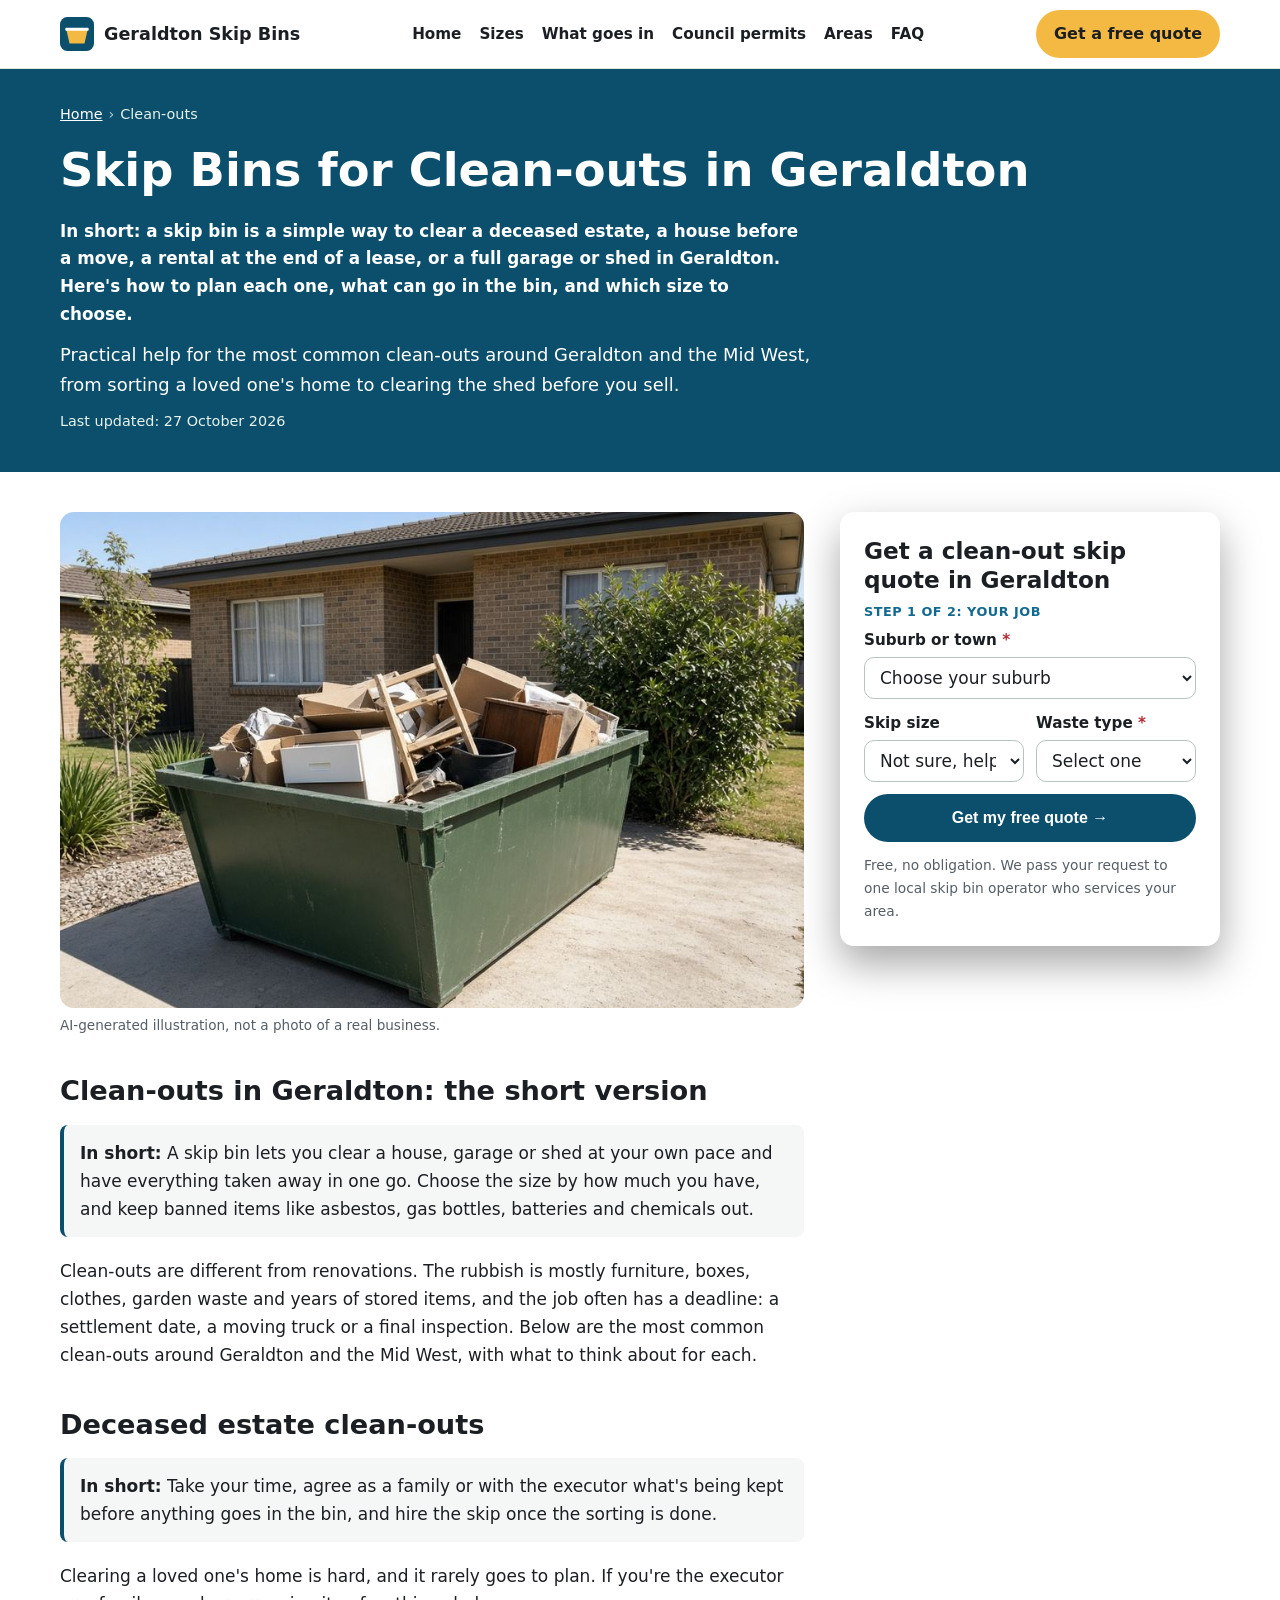
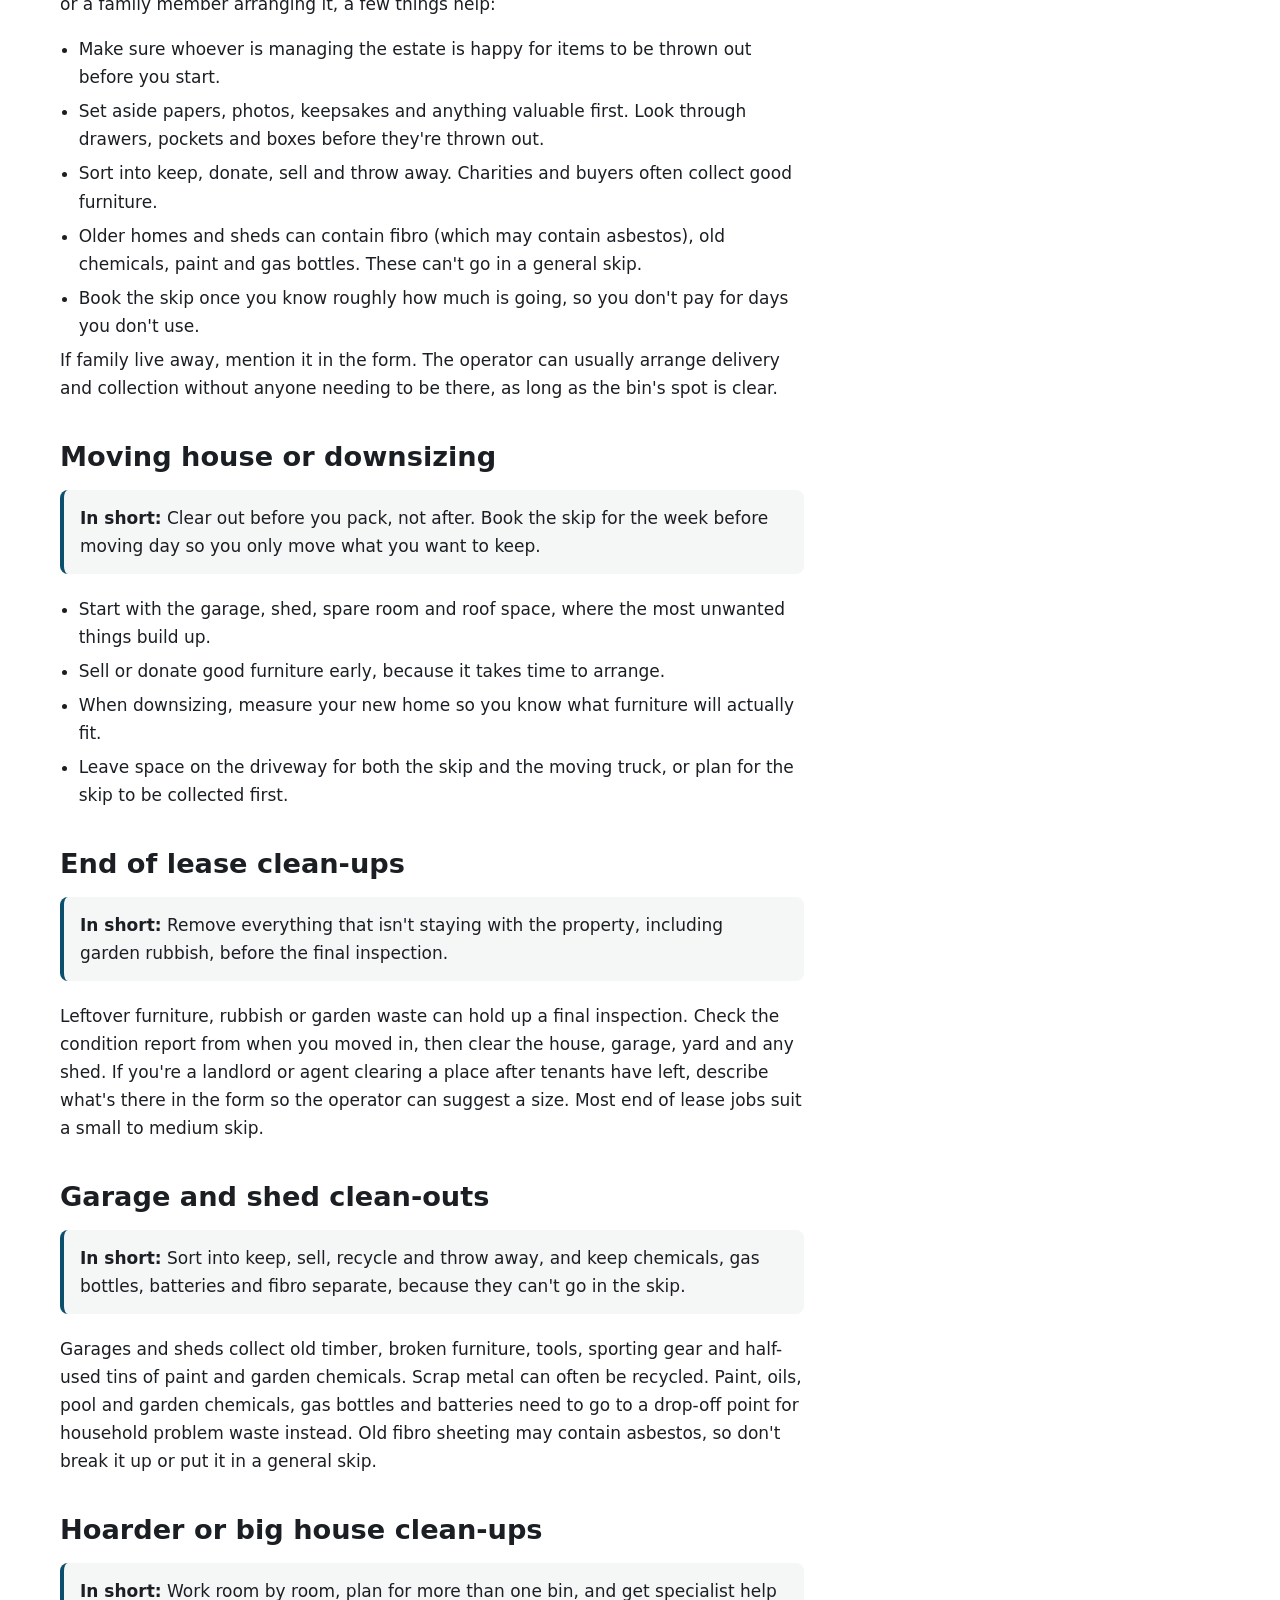
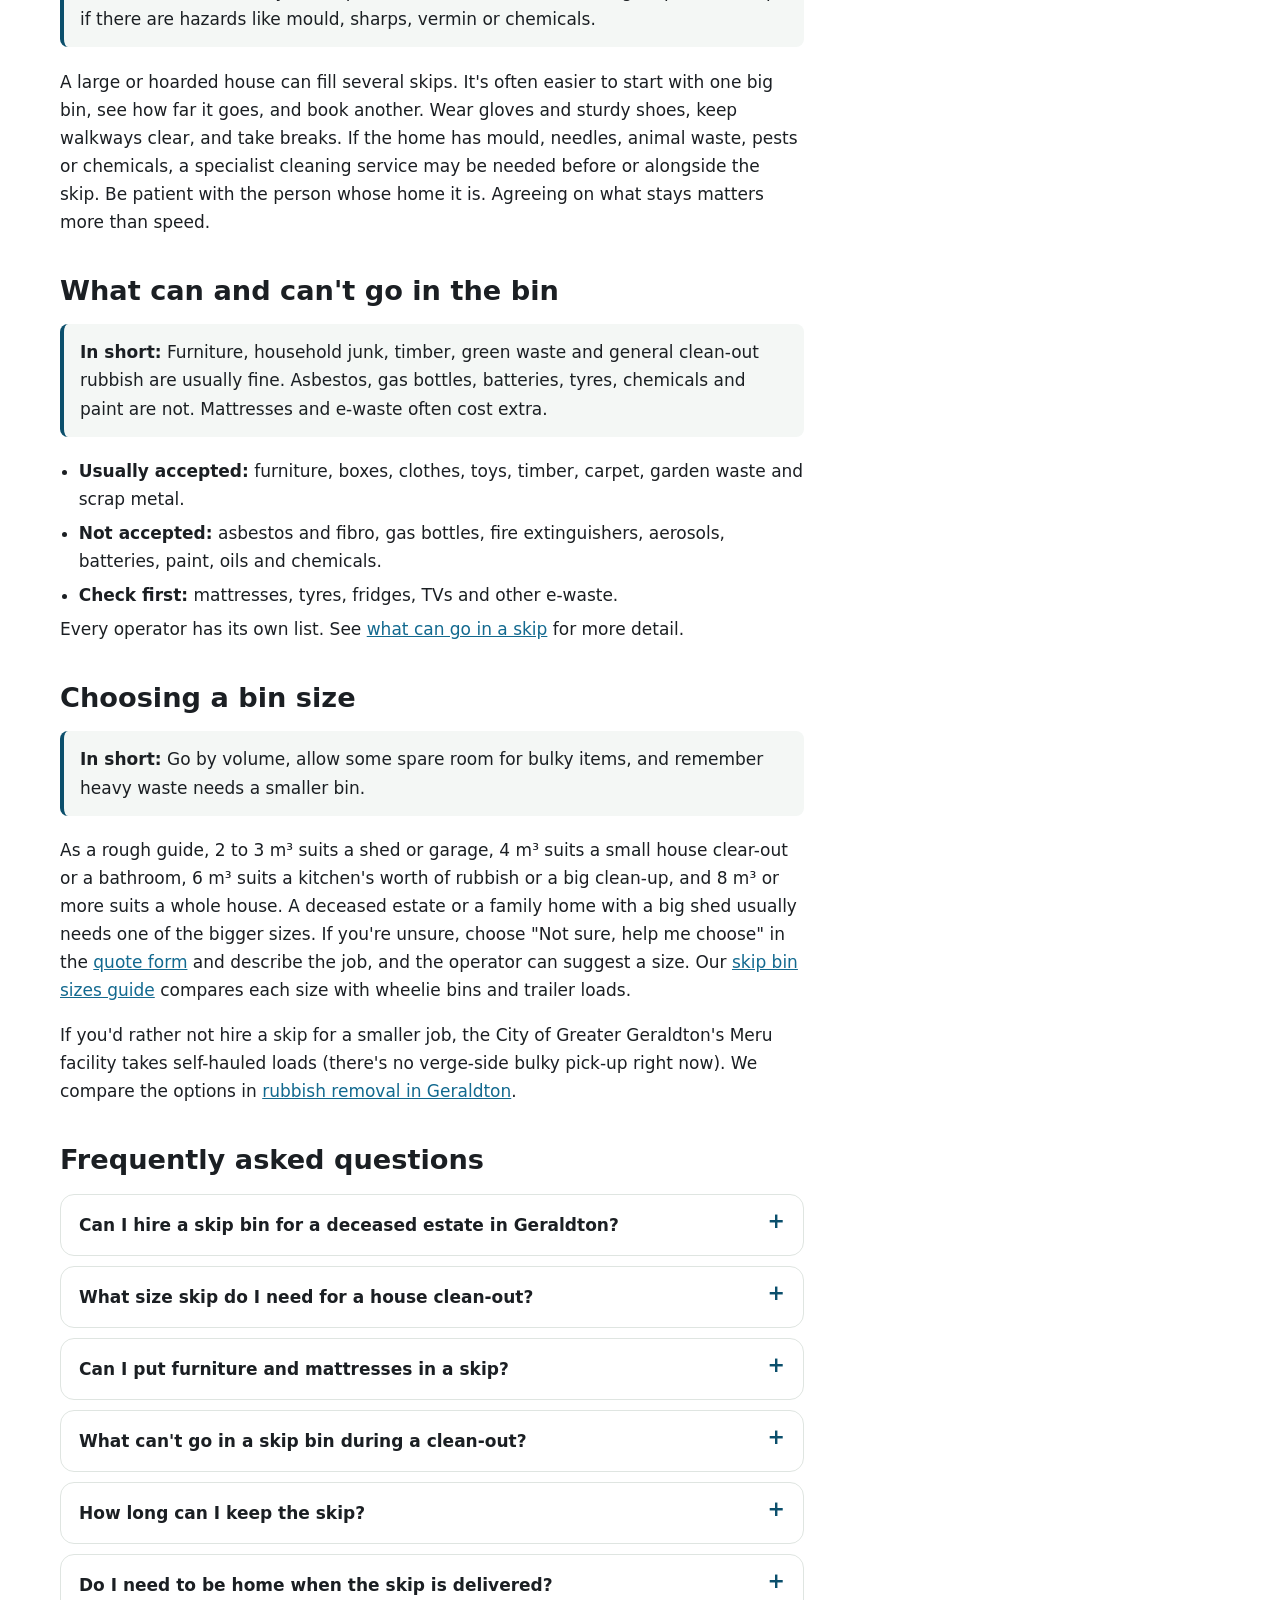
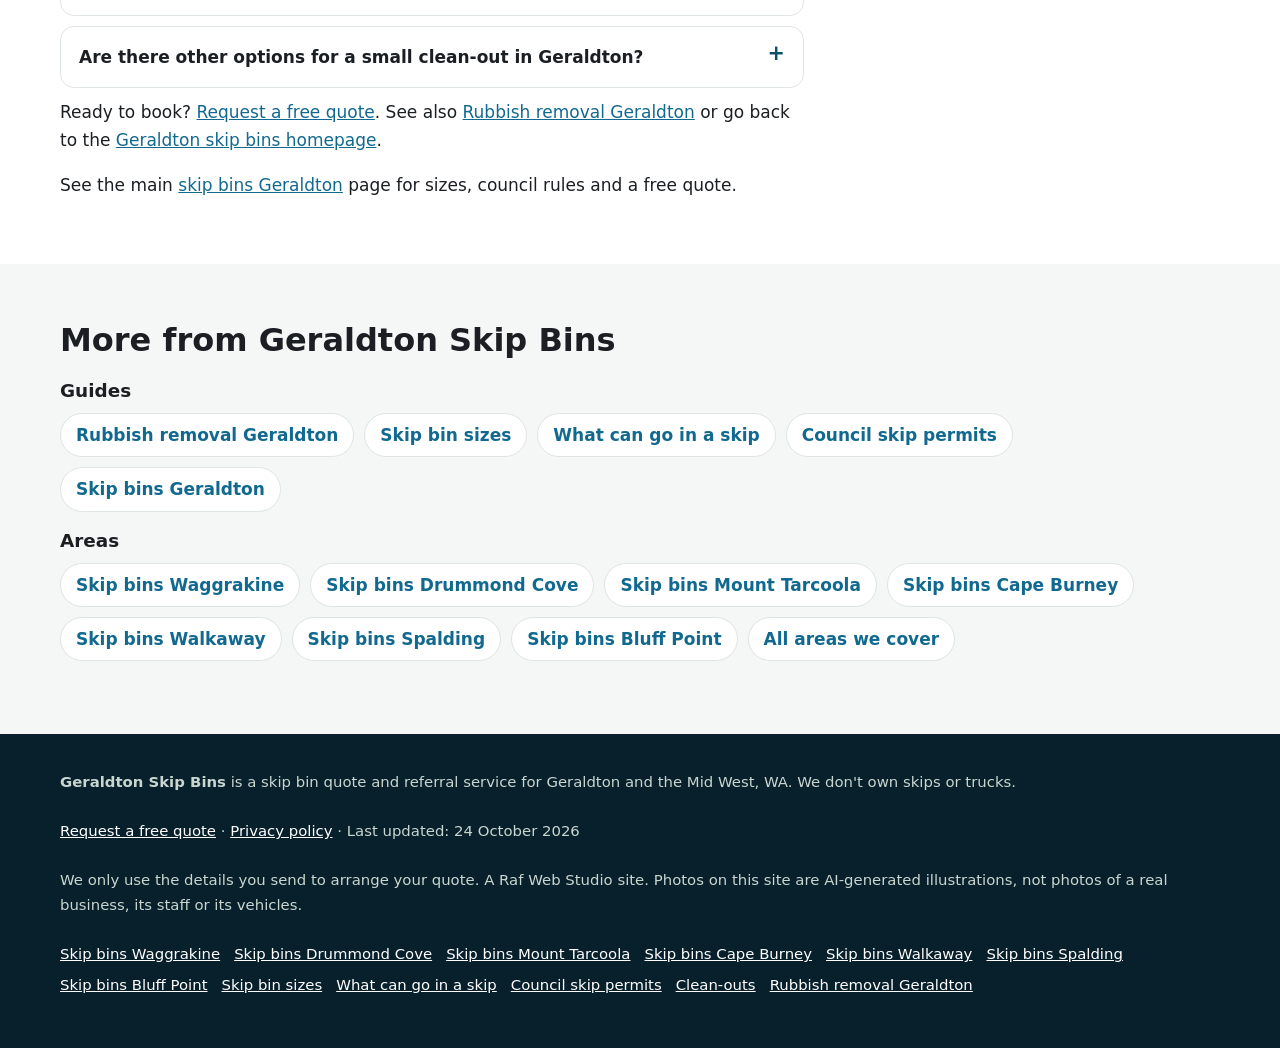
<file: clean-outs/index.html>
<!doctype html>
<html lang="en-AU">
<head>
<meta charset="utf-8">
<!-- Search Console verification meta tag goes here once the property is created -->
<meta name="viewport" content="width=device-width, initial-scale=1">
<title>Skip Bins for Clean-outs in Geraldton | Deceased Estates, Moving &amp; Garages</title>
<meta name="description" content="Skip bins for clean-outs in Geraldton: deceased estates, moving house, downsizing, end of lease, garages, sheds and big house clean-ups. Sizes, what goes in, and a free quote.">
<link rel="canonical" href="https://geraldtonskipbins.com/clean-outs/">
<link rel="icon" href="/favicon.svg" type="image/svg+xml">
<meta name="theme-color" content="#0b4f6c">
<meta property="og:type" content="article">
<meta property="og:locale" content="en_AU">
<meta property="og:site_name" content="Geraldton Skip Bins">
<meta property="og:title" content="Skip Bins for Clean-outs in Geraldton | Deceased Estates, Moving &amp; Garages">
<meta property="og:description" content="Skip bins for clean-outs in Geraldton: deceased estates, moving house, downsizing, end of lease, garages, sheds and big house clean-ups. Sizes, what goes in, and a free quote.">
<meta property="og:url" content="https://geraldtonskipbins.com/clean-outs/">
<meta property="og:image" content="https://geraldtonskipbins.com/img/card-home.jpg">
<meta name="twitter:card" content="summary_large_image">
<script>document.documentElement.classList.add('js')</script>
<link rel="stylesheet" href="/styles.css">

<!-- Google tag (gtag.js) -->
<script async src="https://www.googletagmanager.com/gtag/js?id=G-982G1D11M5"></script>
<script>
  window.dataLayer = window.dataLayer || [];
  function gtag(){dataLayer.push(arguments);}
  gtag('js', new Date());
  gtag('config', 'G-982G1D11M5');
</script>

<script type="application/ld+json">
{
 "@context": "https://schema.org",
 "@type": "WebPage",
 "@id": "https://geraldtonskipbins.com/clean-outs/#webpage",
 "url": "https://geraldtonskipbins.com/clean-outs/",
 "name": "Skip Bins for Clean-outs in Geraldton | Deceased Estates, Moving & Garages",
 "description": "Skip bins for clean-outs in Geraldton: deceased estates, moving house, downsizing, end of lease, garages, sheds and big house clean-ups. Sizes, what goes in, and a free quote.",
 "inLanguage": "en-AU",
 "dateModified": "2026-10-27",
 "isPartOf": {
  "@id": "https://geraldtonskipbins.com/#website"
 }
}
</script>
<script type="application/ld+json">
{
 "@context": "https://schema.org",
 "@type": "BreadcrumbList",
 "itemListElement": [
  {
   "@type": "ListItem",
   "position": 1,
   "name": "Home",
   "item": "https://geraldtonskipbins.com/"
  },
  {
   "@type": "ListItem",
   "position": 2,
   "name": "Clean-outs",
   "item": "https://geraldtonskipbins.com/clean-outs/"
  }
 ]
}
</script>
<script type="application/ld+json">
{
 "@context": "https://schema.org",
 "@type": "Service",
 "@id": "https://geraldtonskipbins.com/clean-outs/#service",
 "name": "Skip bins for clean-outs in Geraldton",
 "serviceType": "Skip bin hire",
 "description": "Skip bins for clean-outs in Geraldton: deceased estates, moving house, downsizing, end of lease, garages, sheds and big house clean-ups. Sizes, what goes in, and a free quote.",
 "url": "https://geraldtonskipbins.com/clean-outs/",
 "provider": {
  "@type": "Organization",
  "name": "Geraldton Skip Bins",
  "url": "https://geraldtonskipbins.com/"
 },
 "areaServed": [
  {
   "@type": "Place",
   "name": "Geraldton, WA"
  }
 ]
}
</script>
<script type="application/ld+json">
{
 "@context": "https://schema.org",
 "@type": "FAQPage",
 "mainEntity": [
  {
   "@type": "Question",
   "name": "Can I hire a skip bin for a deceased estate in Geraldton?",
   "acceptedAnswer": {
    "@type": "Answer",
    "text": "Yes. A skip is a common way to clear a deceased estate. Agree with the executor or family what's being kept before anything goes in, and tell the operator if no one will be at the property for delivery or collection."
   }
  },
  {
   "@type": "Question",
   "name": "What size skip do I need for a house clean-out?",
   "acceptedAnswer": {
    "@type": "Answer",
    "text": "As a rough guide, 2 to 3 m³ suits a shed or garage, 4 m³ suits a small house clear-out or a bathroom, 6 m³ suits a kitchen's worth of rubbish or a big clean-up, and 8 m³ or more suits a whole house. A deceased estate or a family home with a big shed usually needs one of the bigger sizes."
   }
  },
  {
   "@type": "Question",
   "name": "Can I put furniture and mattresses in a skip?",
   "acceptedAnswer": {
    "@type": "Answer",
    "text": "Furniture is usually fine. Many operators accept mattresses for an extra fee, and some don't take them. List them in the quote form so the operator can confirm."
   }
  },
  {
   "@type": "Question",
   "name": "What can't go in a skip bin during a clean-out?",
   "acceptedAnswer": {
    "@type": "Answer",
    "text": "Asbestos and fibro, gas bottles, fire extinguishers, aerosols, batteries, tyres, paint, oils and chemicals. Fridges, TVs and other e-waste may be refused or cost extra."
   }
  },
  {
   "@type": "Question",
   "name": "How long can I keep the skip?",
   "acceptedAnswer": {
    "@type": "Answer",
    "text": "Hire periods differ between operators. Most include a set number of days and charge for extra days. Tell the operator your dates when you request a quote."
   }
  },
  {
   "@type": "Question",
   "name": "Do I need to be home when the skip is delivered?",
   "acceptedAnswer": {
    "@type": "Answer",
    "text": "Usually not, as long as the spot for the bin is clear and the operator knows exactly where to put it. Add delivery notes in the form."
   }
  },
  {
   "@type": "Question",
   "name": "Are there other options for a small clean-out in Geraldton?",
   "acceptedAnswer": {
    "@type": "Answer",
    "text": "For a load or two, taking it to the Meru Waste Management Facility yourself may be enough. The City doesn't currently run a verge-side bulky pick-up. Our rubbish removal guide compares the options."
   }
  }
 ]
}
</script>
</head>
<body>
<a class="skip-link" href="#main">Skip to content</a>

<header class="site-header">
  <div class="wrap">
    <a class="brand" href="/" aria-label="Geraldton Skip Bins home">
      <svg viewBox="0 0 64 64" aria-hidden="true"><rect width="64" height="64" rx="14" fill="#0b4f6c"/><path d="M12 24h40l-6 26H18z" fill="#f4b942"/><rect x="10" y="20" width="44" height="6" rx="2" fill="#fff"/></svg>
      Geraldton Skip Bins
    </a>
    <nav class="nav" aria-label="Main">
      <a href="/">Home</a>
      <a href="/skip-bin-sizes/">Sizes</a>
      <a href="/what-can-go-in-a-skip/">What goes in</a>
      <a href="/skip-bin-council-permit/">Council permits</a>
      <a href="/#areas">Areas</a>
      <a href="/#faq">FAQ</a>
    </nav>
    <a class="btn btn-call header-call" href="#quote">Get a free quote</a>
  </div>
</header>

<main id="main">
<section class="page-hero" aria-labelledby="h1">
  <div class="wrap">
    <nav class="crumbs" aria-label="Breadcrumb"><ol><li><a href="https://geraldtonskipbins.com/">Home</a></li><li aria-current="page">Clean-outs</li></ol></nav>
    <h1 id="h1">Skip Bins for Clean-outs in Geraldton</h1>
    <p class="summary">In short: a skip bin is a simple way to clear a deceased estate, a house before a move, a rental at the end of a lease, or a full garage or shed in Geraldton. Here&#x27;s how to plan each one, what can go in the bin, and which size to choose.</p>
    <p class="lead">Practical help for the most common clean-outs around Geraldton and the Mid West, from sorting a loved one&#x27;s home to clearing the shed before you sell.</p>
    <p class="updated">Last updated: 27 October 2026</p>
  </div>
</section>
<div class="wrap page-grid">
  <article class="page-body">
<figure><img src="/img/card-home.jpg" width="900" height="600" style="aspect-ratio:3/2;object-fit:cover" alt="Illustration of a green skip bin full of cardboard boxes during a house clean-out" decoding="async"><figcaption>AI-generated illustration, not a photo of a real business.</figcaption></figure>
<h2>Clean-outs in Geraldton: the short version</h2>
<p class="callout"><strong>In short:</strong> A skip bin lets you clear a house, garage or shed at your own pace and have everything taken away in one go. Choose the size by how much you have, and keep banned items like asbestos, gas bottles, batteries and chemicals out.</p><p>Clean-outs are different from renovations. The rubbish is mostly furniture, boxes, clothes, garden waste and years of stored items, and the job often has a deadline: a settlement date, a moving truck or a final inspection. Below are the most common clean-outs around Geraldton and the Mid West, with what to think about for each.</p>
<h2>Deceased estate clean-outs</h2>
<p class="callout"><strong>In short:</strong> Take your time, agree as a family or with the executor what's being kept before anything goes in the bin, and hire the skip once the sorting is done.</p><p>Clearing a loved one's home is hard, and it rarely goes to plan. If you're the executor or a family member arranging it, a few things help:</p><ul class="clean"><li>Make sure whoever is managing the estate is happy for items to be thrown out before you start.</li><li>Set aside papers, photos, keepsakes and anything valuable first. Look through drawers, pockets and boxes before they're thrown out.</li><li>Sort into keep, donate, sell and throw away. Charities and buyers often collect good furniture.</li><li>Older homes and sheds can contain fibro (which may contain asbestos), old chemicals, paint and gas bottles. These can't go in a general skip.</li><li>Book the skip once you know roughly how much is going, so you don't pay for days you don't use.</li></ul><p>If family live away, mention it in the form. The operator can usually arrange delivery and collection without anyone needing to be there, as long as the bin's spot is clear.</p>
<h2>Moving house or downsizing</h2>
<p class="callout"><strong>In short:</strong> Clear out before you pack, not after. Book the skip for the week before moving day so you only move what you want to keep.</p><ul class="clean"><li>Start with the garage, shed, spare room and roof space, where the most unwanted things build up.</li><li>Sell or donate good furniture early, because it takes time to arrange.</li><li>When downsizing, measure your new home so you know what furniture will actually fit.</li><li>Leave space on the driveway for both the skip and the moving truck, or plan for the skip to be collected first.</li></ul>
<h2>End of lease clean-ups</h2>
<p class="callout"><strong>In short:</strong> Remove everything that isn't staying with the property, including garden rubbish, before the final inspection.</p><p>Leftover furniture, rubbish or garden waste can hold up a final inspection. Check the condition report from when you moved in, then clear the house, garage, yard and any shed. If you're a landlord or agent clearing a place after tenants have left, describe what's there in the form so the operator can suggest a size. Most end of lease jobs suit a small to medium skip.</p>
<h2>Garage and shed clean-outs</h2>
<p class="callout"><strong>In short:</strong> Sort into keep, sell, recycle and throw away, and keep chemicals, gas bottles, batteries and fibro separate, because they can't go in the skip.</p><p>Garages and sheds collect old timber, broken furniture, tools, sporting gear and half-used tins of paint and garden chemicals. Scrap metal can often be recycled. Paint, oils, pool and garden chemicals, gas bottles and batteries need to go to a drop-off point for household problem waste instead. Old fibro sheeting may contain asbestos, so don't break it up or put it in a general skip.</p>
<h2>Hoarder or big house clean-ups</h2>
<p class="callout"><strong>In short:</strong> Work room by room, plan for more than one bin, and get specialist help if there are hazards like mould, sharps, vermin or chemicals.</p><p>A large or hoarded house can fill several skips. It's often easier to start with one big bin, see how far it goes, and book another. Wear gloves and sturdy shoes, keep walkways clear, and take breaks. If the home has mould, needles, animal waste, pests or chemicals, a specialist cleaning service may be needed before or alongside the skip. Be patient with the person whose home it is. Agreeing on what stays matters more than speed.</p>
<h2>What can and can&#x27;t go in the bin</h2>
<p class="callout"><strong>In short:</strong> Furniture, household junk, timber, green waste and general clean-out rubbish are usually fine. Asbestos, gas bottles, batteries, tyres, chemicals and paint are not. Mattresses and e-waste often cost extra.</p><ul class="clean"><li><strong>Usually accepted:</strong> furniture, boxes, clothes, toys, timber, carpet, garden waste and scrap metal.</li><li><strong>Not accepted:</strong> asbestos and fibro, gas bottles, fire extinguishers, aerosols, batteries, paint, oils and chemicals.</li><li><strong>Check first:</strong> mattresses, tyres, fridges, TVs and other e-waste.</li></ul><p>Every operator has its own list. See <a href="/what-can-go-in-a-skip/">what can go in a skip</a> for more detail.</p>
<h2>Choosing a bin size</h2>
<p class="callout"><strong>In short:</strong> Go by volume, allow some spare room for bulky items, and remember heavy waste needs a smaller bin.</p><p>As a rough guide, 2 to 3 m³ suits a shed or garage, 4 m³ suits a small house clear-out or a bathroom, 6 m³ suits a kitchen's worth of rubbish or a big clean-up, and 8 m³ or more suits a whole house. A deceased estate or a family home with a big shed usually needs one of the bigger sizes. If you're unsure, choose "Not sure, help me choose" in the <a href="#quote">quote form</a> and describe the job, and the operator can suggest a size. Our <a href="/skip-bin-sizes/">skip bin sizes guide</a> compares each size with wheelie bins and trailer loads.</p><p>If you'd rather not hire a skip for a smaller job, the City of Greater Geraldton's Meru facility takes self-hauled loads (there's no verge-side bulky pick-up right now). We compare the options in <a href="/rubbish-removal-geraldton/">rubbish removal in Geraldton</a>.</p>
<h2 id="faq-h">Frequently asked questions</h2>
<details><summary>Can I hire a skip bin for a deceased estate in Geraldton?</summary><p>Yes. A skip is a common way to clear a deceased estate. Agree with the executor or family what&#x27;s being kept before anything goes in, and tell the operator if no one will be at the property for delivery or collection.</p></details><details><summary>What size skip do I need for a house clean-out?</summary><p>As a rough guide, 2 to 3 m³ suits a shed or garage, 4 m³ suits a small house clear-out or a bathroom, 6 m³ suits a kitchen&#x27;s worth of rubbish or a big clean-up, and 8 m³ or more suits a whole house. A deceased estate or a family home with a big shed usually needs one of the bigger sizes.</p></details><details><summary>Can I put furniture and mattresses in a skip?</summary><p>Furniture is usually fine. Many operators accept mattresses for an extra fee, and some don&#x27;t take them. List them in the quote form so the operator can confirm.</p></details><details><summary>What can&#x27;t go in a skip bin during a clean-out?</summary><p>Asbestos and fibro, gas bottles, fire extinguishers, aerosols, batteries, tyres, paint, oils and chemicals. Fridges, TVs and other e-waste may be refused or cost extra.</p></details><details><summary>How long can I keep the skip?</summary><p>Hire periods differ between operators. Most include a set number of days and charge for extra days. Tell the operator your dates when you request a quote.</p></details><details><summary>Do I need to be home when the skip is delivered?</summary><p>Usually not, as long as the spot for the bin is clear and the operator knows exactly where to put it. Add delivery notes in the form.</p></details><details><summary>Are there other options for a small clean-out in Geraldton?</summary><p>For a load or two, taking it to the Meru Waste Management Facility yourself may be enough. The City doesn&#x27;t currently run a verge-side bulky pick-up. Our rubbish removal guide compares the options.</p></details>
<p>Ready to book? <a href="#quote">Request a free quote</a>. See also <a href="/rubbish-removal-geraldton/">Rubbish removal Geraldton</a> or go back to the <a href="/">Geraldton skip bins homepage</a>.</p>

<p class="home-link">See the main <a href="/">skip bins Geraldton</a> page for sizes, council rules and a free quote.</p>
  </article>
  <aside class="page-aside">
    <div class="hero-form-card" id="quote">
      <h2 id="quote-h">Get a clean-out skip quote in Geraldton</h2>
      <form class="quote-form two-step" id="quote-form" action="https://formsubmit.co/quotes@geraldtonskipbins.com" method="post" novalidate>
        <input type="hidden" name="_subject" value="New quote request – geraldtonskipbins.com">
        <input type="hidden" name="_captcha" value="true">
        <input type="hidden" name="_template" value="table">
        <input type="hidden" name="_next" value="https://geraldtonskipbins.com/thanks.html?lead=1">
        <input type="hidden" name="_autoresponse" value="Thanks for your skip bin request. We&#x27;ve received it and are passing it to a local operator, who&#x27;ll be in touch shortly with availability and a price.">
        <input type="text" name="_honey" style="display:none" tabindex="-1" autocomplete="off" aria-hidden="true">
        <input type="hidden" name="source" value="geraldtonskipbins.com">
        <input type="hidden" name="page" value="/clean-outs/">
        <fieldset class="step step-1">
          <legend class="step-label">Step 1 of 2: your job</legend>
          <div class="full"><label for="suburb">Suburb or town <span class="req" aria-hidden="true">*</span></label>
            <select id="suburb" name="suburb" required><option value="">Choose your suburb</option><option>Geraldton</option><option>Beresford</option><option>Bluff Point</option><option>Spalding</option><option>Sunset Beach</option><option>Tarcoola Beach</option><option>Mount Tarcoola</option><option>Wonthella</option><option>Rangeway</option><option>Utakarra</option><option>Karloo</option><option>Strathalbyn</option><option>Wandina</option><option>Woorree</option><option>Waggrakine</option><option>Drummond Cove</option><option>Glenfield</option><option>Cape Burney</option><option>Narngulu</option><option>Moonyoonooka</option><option>Walkaway</option><option value="Other">Other (tell us below)</option></select></div>
          <div class="full other-wrap"><label for="suburb_other">Other suburb or town</label><input id="suburb_other" name="suburb_other" type="text" autocomplete="address-level2"></div>
          <div><label for="size">Skip size</label>
            <select id="size" name="skip_size"><option value="Not sure">Not sure, help me choose</option><option>Skip bag (about 1 m³)</option><option>2 m³</option><option>3 m³</option><option>4 m³</option><option>6 m³</option><option>8 m³</option><option>9 m³</option><option>10–12 m³</option><option>Larger / hook-lift</option></select></div>
          <div><label for="waste">Waste type <span class="req" aria-hidden="true">*</span></label>
            <select id="waste" name="waste_type" required><option value="">Select one</option><option>General household</option><option>Green waste</option><option>Mixed renovation / building</option><option>Soil, concrete or bricks</option><option>Mixed, not sure</option><option>May contain asbestos</option></select></div>
          <div class="full js-only"><button class="btn btn-primary btn-block" type="button" id="to-step-2">Get my free quote →</button></div>
          <p class="microcopy full">Free, no obligation. We pass your request to one local skip bin operator who services your area.</p>
          <p class="form-error full" id="step1-error" role="alert" hidden>Please choose your suburb and waste type.</p>
        </fieldset>
        <fieldset class="step step-2" id="step-2">
          <legend class="step-label">Step 2 of 2: your details</legend>
          <div><label for="name">Name <span class="req" aria-hidden="true">*</span></label><input id="name" name="name" type="text" autocomplete="name" required></div>
          <div><label for="phone">Phone <span class="req" aria-hidden="true">*</span></label><input id="phone" name="phone" type="tel" autocomplete="tel" inputmode="tel" required></div>
          <div><label for="email">Email</label><input id="email" name="email" type="email" autocomplete="email"></div>
          <div><label for="date">Delivery date</label><input id="date" name="preferred_date" type="date"></div>
          <div class="full"><label for="message">Anything else?</label><textarea id="message" name="message" rows="2" placeholder="e.g. beach house clean-out, sandy driveway, verge placement, 7 days"></textarea></div>
          <p class="consent full">By sending this form you agree we can share your details with one local skip bin operator so they can quote for your job. See our <a href="/privacy.html">privacy policy</a>.</p>
          <div class="full step2-actions"><button class="btn btn-primary" type="submit">Send my quote request</button><button class="btn-link js-only" type="button" id="back-1">← Back</button></div>
        </fieldset>
      </form>
    </div>
  </aside>
</div>
<section class="alt" aria-labelledby="more-h">
  <div class="wrap">
    <h2 id="more-h">More from Geraldton Skip Bins</h2>
    <h3>Guides</h3>
    <ul class="link-list"><li><a href="/rubbish-removal-geraldton/">Rubbish removal Geraldton</a></li><li><a href="/skip-bin-sizes/">Skip bin sizes</a></li><li><a href="/what-can-go-in-a-skip/">What can go in a skip</a></li><li><a href="/skip-bin-council-permit/">Council skip permits</a></li><li><a href="/">Skip bins Geraldton</a></li></ul>
    <h3>Areas</h3>
    <ul class="link-list"><li><a href="/skip-bins-waggrakine/">Skip bins Waggrakine</a></li><li><a href="/skip-bins-drummond-cove/">Skip bins Drummond Cove</a></li><li><a href="/skip-bins-mount-tarcoola/">Skip bins Mount Tarcoola</a></li><li><a href="/skip-bins-cape-burney/">Skip bins Cape Burney</a></li><li><a href="/skip-bins-walkaway/">Skip bins Walkaway</a></li><li><a href="/skip-bins-spalding/">Skip bins Spalding</a></li><li><a href="/skip-bins-bluff-point/">Skip bins Bluff Point</a></li><li><a href="/#areas">All areas we cover</a></li></ul>
  </div>
</section>
</main>

<footer class="site-footer">
  <div class="wrap">
    <p><strong>Geraldton Skip Bins</strong> is a skip bin quote and referral service for Geraldton and the Mid West, WA. We don't own skips or trucks.</p>
    <p><a href="#quote">Request a free quote</a> · <a href="/privacy.html">Privacy policy</a> · Last updated: 24 October 2026</p>
    <p>We only use the details you send to arrange your quote. A Raf Web Studio site. Photos on this site are AI-generated illustrations, not photos of a real business, its staff or its vehicles.</p>
    <p class="footer-links"><a href="/skip-bins-waggrakine/">Skip bins Waggrakine</a> <a href="/skip-bins-drummond-cove/">Skip bins Drummond Cove</a> <a href="/skip-bins-mount-tarcoola/">Skip bins Mount Tarcoola</a> <a href="/skip-bins-cape-burney/">Skip bins Cape Burney</a> <a href="/skip-bins-walkaway/">Skip bins Walkaway</a> <a href="/skip-bins-spalding/">Skip bins Spalding</a> <a href="/skip-bins-bluff-point/">Skip bins Bluff Point</a> <a href="/skip-bin-sizes/">Skip bin sizes</a> <a href="/what-can-go-in-a-skip/">What can go in a skip</a> <a href="/skip-bin-council-permit/">Council skip permits</a> <a href="/clean-outs/">Clean-outs</a> <a href="/rubbish-removal-geraldton/">Rubbish removal Geraldton</a></p>
  </div>
</footer>

<div class="mobile-call" aria-label="Quick contact">
  <a class="btn btn-call" href="#quote">Get a free quote</a>
</div>
<script src="/form.js" defer></script>
</body>
</html>
</file>
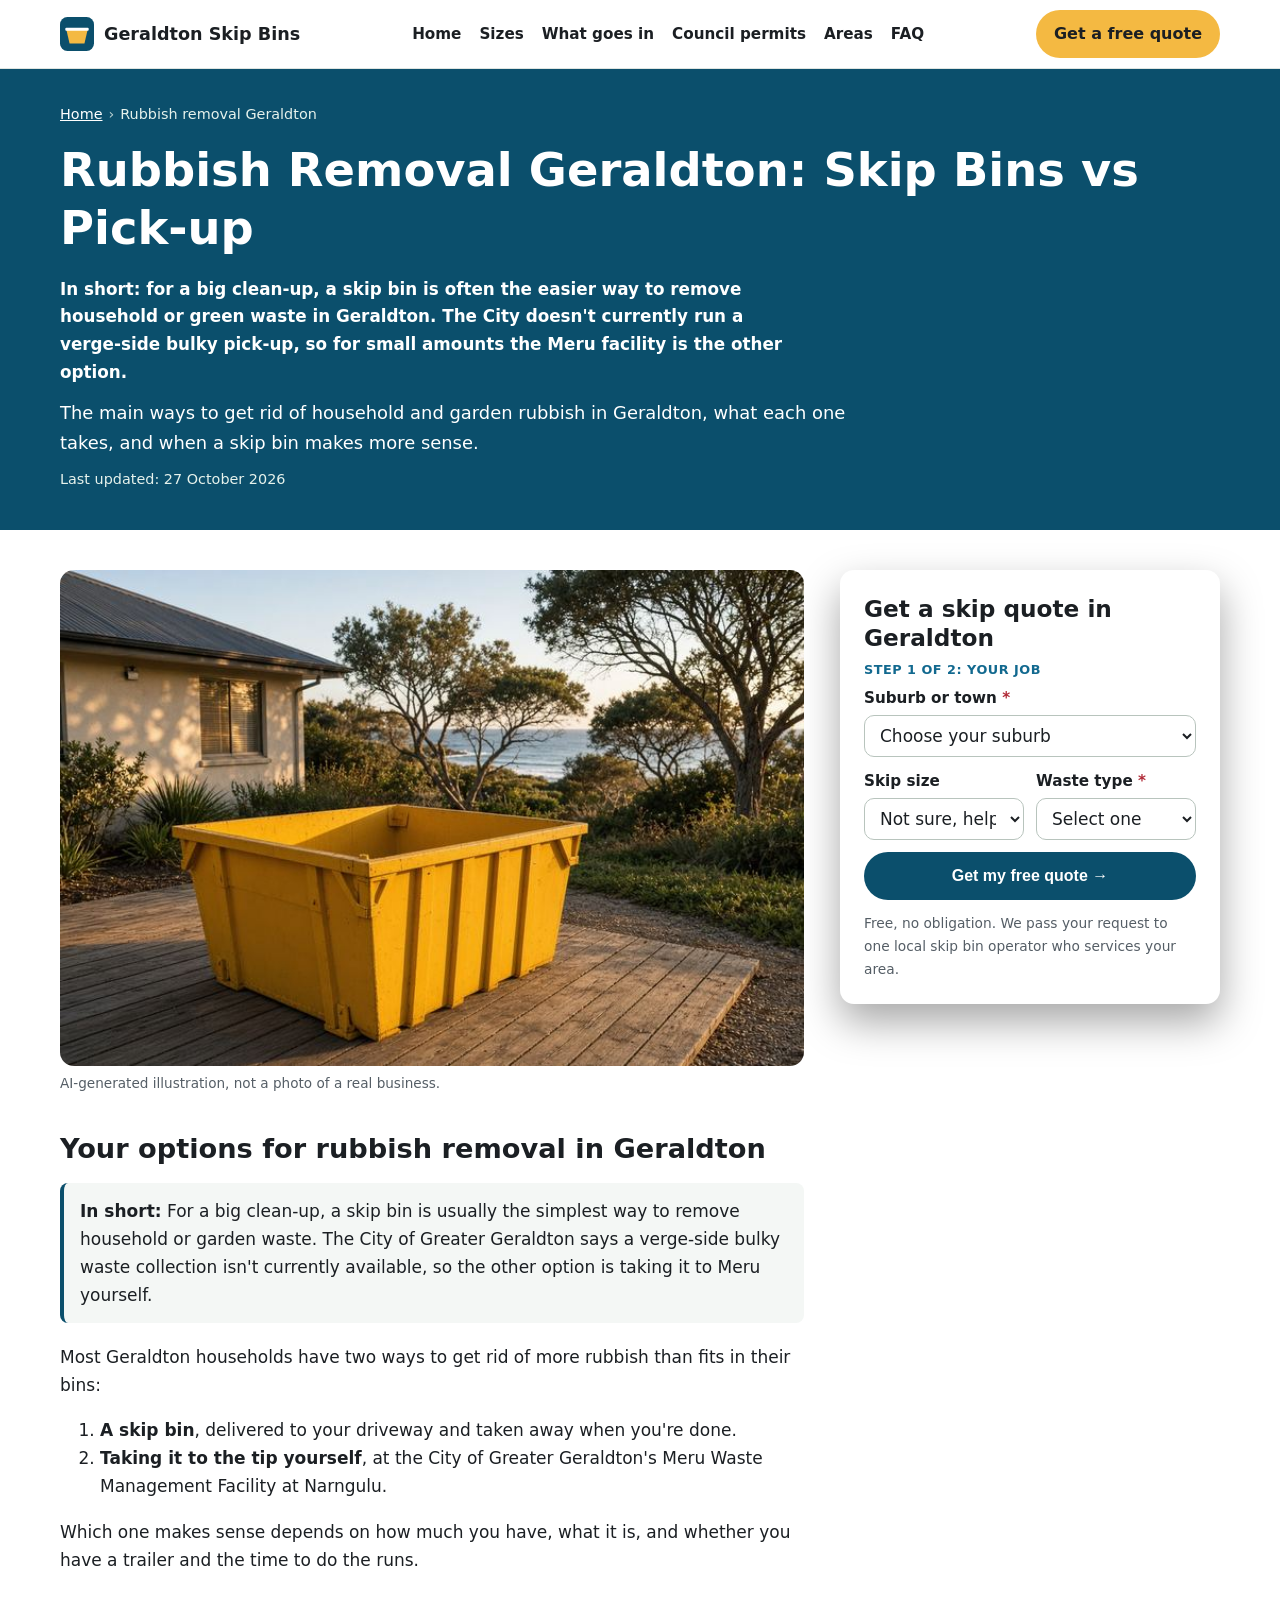
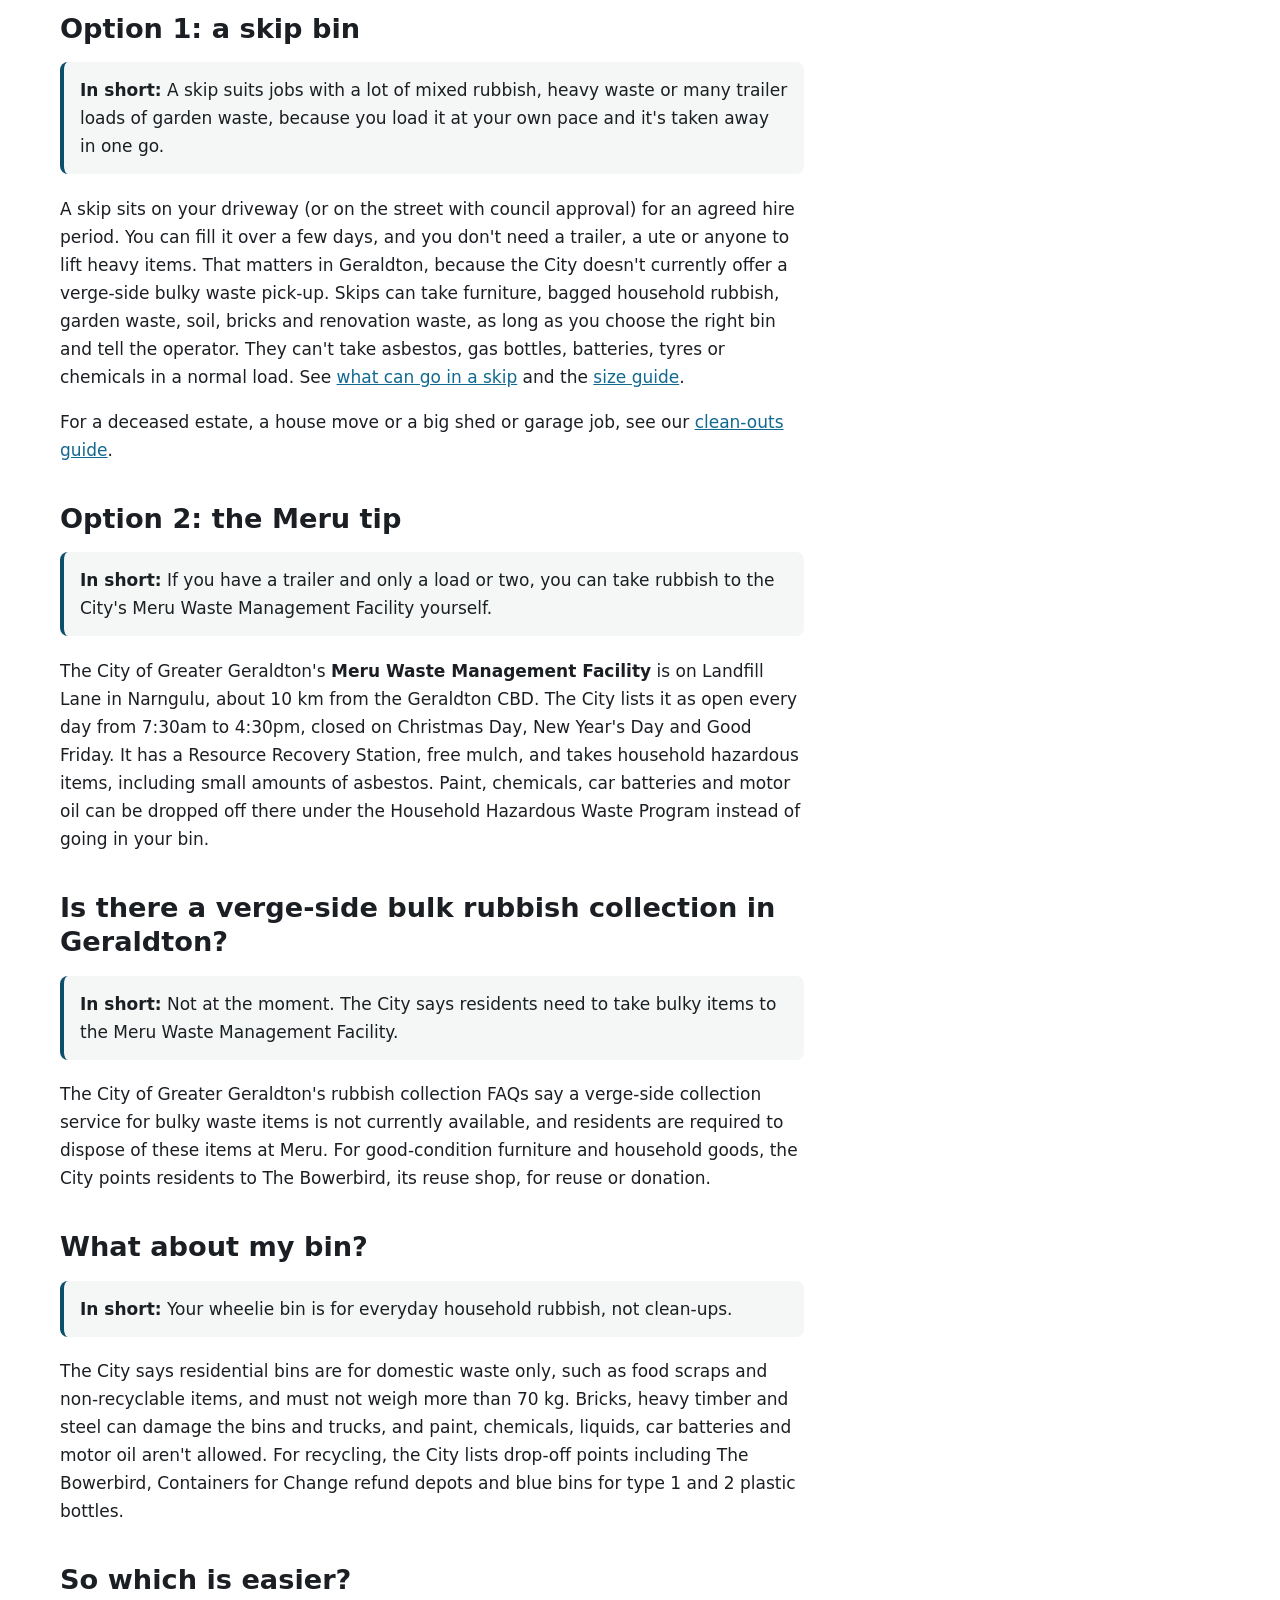
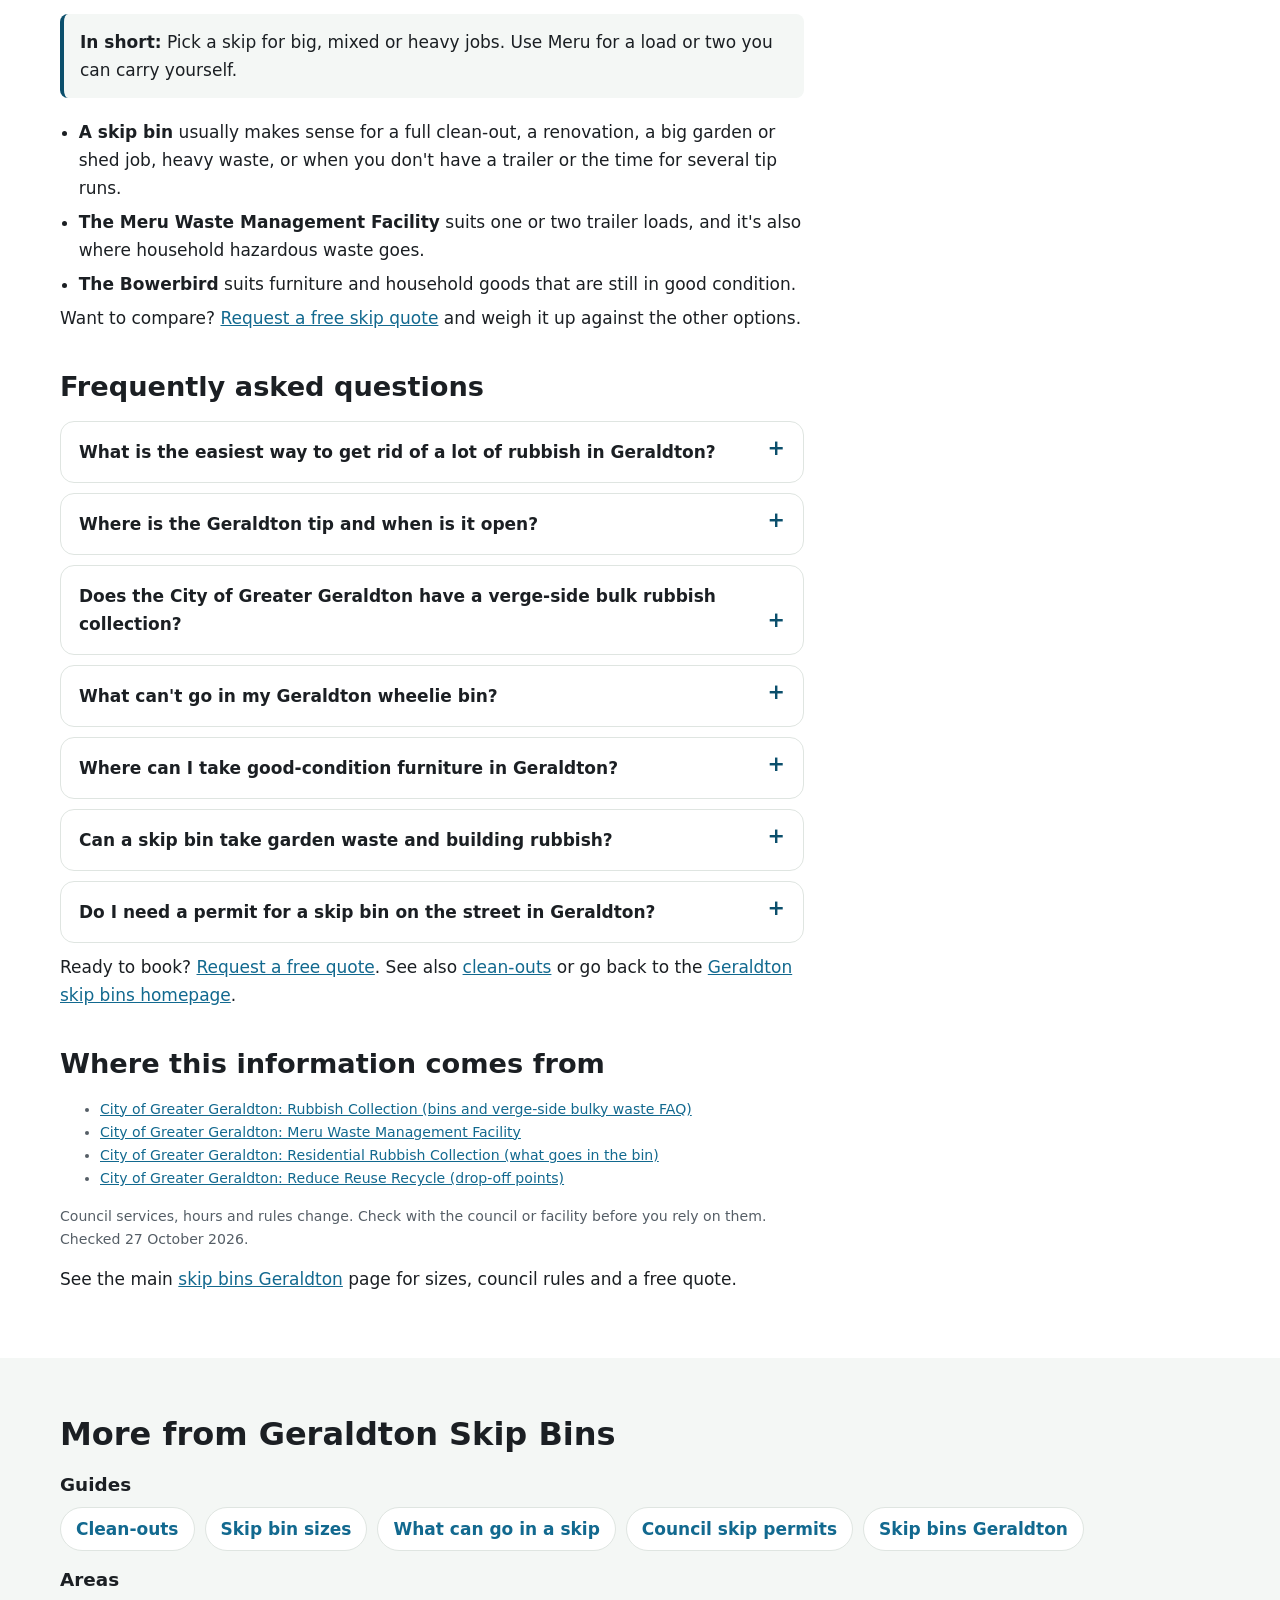
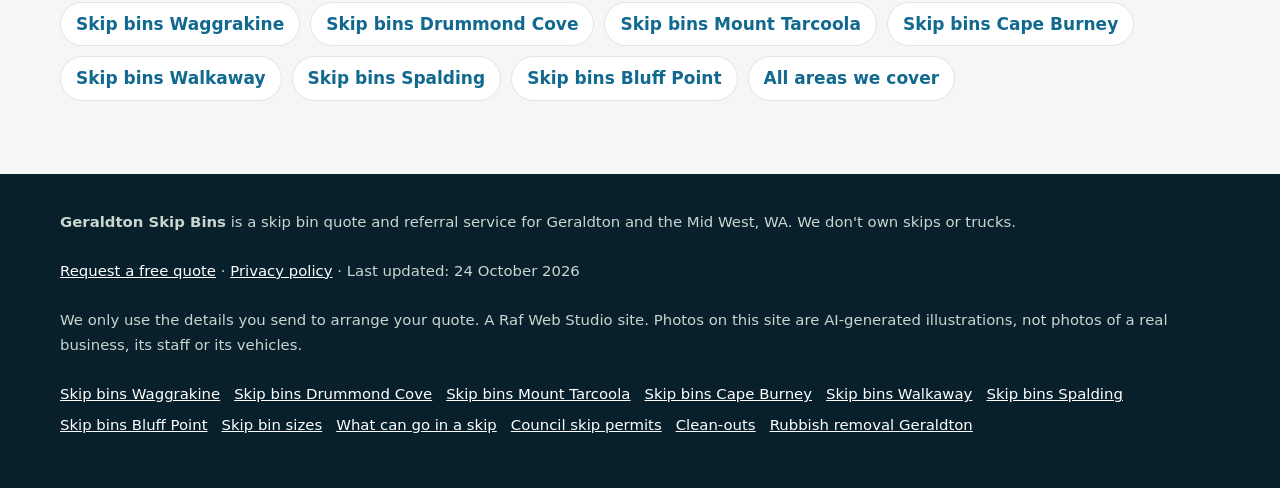
<file: rubbish-removal-geraldton/index.html>
<!doctype html>
<html lang="en-AU">
<head>
<meta charset="utf-8">
<!-- Search Console verification meta tag goes here once the property is created -->
<meta name="viewport" content="width=device-width, initial-scale=1">
<title>Rubbish Removal Geraldton: Skip Bins vs Pick-up</title>
<meta name="description" content="Rubbish removal in Geraldton: compare a skip bin with the City of Greater Geraldton&#x27;s Meru tip, what your bin takes, and why there&#x27;s no verge-side bulky pick-up right now. Free skip quote.">
<link rel="canonical" href="https://geraldtonskipbins.com/rubbish-removal-geraldton/">
<link rel="icon" href="/favicon.svg" type="image/svg+xml">
<meta name="theme-color" content="#0b4f6c">
<meta property="og:type" content="article">
<meta property="og:locale" content="en_AU">
<meta property="og:site_name" content="Geraldton Skip Bins">
<meta property="og:title" content="Rubbish Removal Geraldton: Skip Bins vs Pick-up">
<meta property="og:description" content="Rubbish removal in Geraldton: compare a skip bin with the City of Greater Geraldton&#x27;s Meru tip, what your bin takes, and why there&#x27;s no verge-side bulky pick-up right now. Free skip quote.">
<meta property="og:url" content="https://geraldtonskipbins.com/rubbish-removal-geraldton/">
<meta property="og:image" content="https://geraldtonskipbins.com/img/step3.jpg">
<meta name="twitter:card" content="summary_large_image">
<script>document.documentElement.classList.add('js')</script>
<link rel="stylesheet" href="/styles.css">

<!-- Google tag (gtag.js) -->
<script async src="https://www.googletagmanager.com/gtag/js?id=G-982G1D11M5"></script>
<script>
  window.dataLayer = window.dataLayer || [];
  function gtag(){dataLayer.push(arguments);}
  gtag('js', new Date());
  gtag('config', 'G-982G1D11M5');
</script>

<script type="application/ld+json">
{
 "@context": "https://schema.org",
 "@type": "WebPage",
 "@id": "https://geraldtonskipbins.com/rubbish-removal-geraldton/#webpage",
 "url": "https://geraldtonskipbins.com/rubbish-removal-geraldton/",
 "name": "Rubbish Removal Geraldton: Skip Bins vs Pick-up",
 "description": "Rubbish removal in Geraldton: compare a skip bin with the City of Greater Geraldton's Meru tip, what your bin takes, and why there's no verge-side bulky pick-up right now. Free skip quote.",
 "inLanguage": "en-AU",
 "dateModified": "2026-10-27",
 "isPartOf": {
  "@id": "https://geraldtonskipbins.com/#website"
 }
}
</script>
<script type="application/ld+json">
{
 "@context": "https://schema.org",
 "@type": "BreadcrumbList",
 "itemListElement": [
  {
   "@type": "ListItem",
   "position": 1,
   "name": "Home",
   "item": "https://geraldtonskipbins.com/"
  },
  {
   "@type": "ListItem",
   "position": 2,
   "name": "Rubbish removal Geraldton",
   "item": "https://geraldtonskipbins.com/rubbish-removal-geraldton/"
  }
 ]
}
</script>
<script type="application/ld+json">
{
 "@context": "https://schema.org",
 "@type": "Service",
 "@id": "https://geraldtonskipbins.com/rubbish-removal-geraldton/#service",
 "name": "Rubbish removal skip bin quotes in Geraldton",
 "serviceType": "Skip bin hire",
 "description": "Rubbish removal in Geraldton: compare a skip bin with the City of Greater Geraldton's Meru tip, what your bin takes, and why there's no verge-side bulky pick-up right now. Free skip quote.",
 "url": "https://geraldtonskipbins.com/rubbish-removal-geraldton/",
 "provider": {
  "@type": "Organization",
  "name": "Geraldton Skip Bins",
  "url": "https://geraldtonskipbins.com/"
 },
 "areaServed": [
  {
   "@type": "Place",
   "name": "Geraldton, WA"
  }
 ]
}
</script>
<script type="application/ld+json">
{
 "@context": "https://schema.org",
 "@type": "FAQPage",
 "mainEntity": [
  {
   "@type": "Question",
   "name": "What is the easiest way to get rid of a lot of rubbish in Geraldton?",
   "acceptedAnswer": {
    "@type": "Answer",
    "text": "It depends on how much you have and what it is. For one or two loads, a trailer run to the Meru Waste Management Facility at Narngulu may be enough. For a big clean-out, heavy waste or many loads, a skip bin is often the easier option, because you load it at your own pace and it's taken away in one trip."
   }
  },
  {
   "@type": "Question",
   "name": "Where is the Geraldton tip and when is it open?",
   "acceptedAnswer": {
    "@type": "Answer",
    "text": "The City of Greater Geraldton's Meru Waste Management Facility is on Landfill Lane in Narngulu, about 10 km from the CBD. The City lists it as open every day from 7:30am to 4:30pm, closed on Christmas Day, New Year's Day and Good Friday."
   }
  },
  {
   "@type": "Question",
   "name": "Does the City of Greater Geraldton have a verge-side bulk rubbish collection?",
   "acceptedAnswer": {
    "@type": "Answer",
    "text": "Not currently. The City says a verge-side collection for bulky waste items isn't available, and residents need to take these items to the Meru Waste Management Facility."
   }
  },
  {
   "@type": "Question",
   "name": "What can't go in my Geraldton wheelie bin?",
   "acceptedAnswer": {
    "@type": "Answer",
    "text": "The City says no paint, chemicals, liquids, car batteries or motor oil, and no bricks, heavy timber or steel. Bins must not weigh more than 70 kg. Hazardous household items can be dropped off at Meru."
   }
  },
  {
   "@type": "Question",
   "name": "Where can I take good-condition furniture in Geraldton?",
   "acceptedAnswer": {
    "@type": "Answer",
    "text": "The City points residents to The Bowerbird, its reuse shop, for items that are still in good condition."
   }
  },
  {
   "@type": "Question",
   "name": "Can a skip bin take garden waste and building rubbish?",
   "acceptedAnswer": {
    "@type": "Answer",
    "text": "Usually, yes, which is one reason people choose a skip. Heavy waste such as soil, concrete and bricks normally needs a smaller bin with a weight limit, and asbestos can never go in a general skip. Tell the operator what you have when you request a quote."
   }
  },
  {
   "@type": "Question",
   "name": "Do I need a permit for a skip bin on the street in Geraldton?",
   "acceptedAnswer": {
    "@type": "Answer",
    "text": "A skip wholly on your own property generally doesn't need council approval. A skip on the road, footpath or verge usually needs approval from the City of Greater Geraldton. See our council skip permits guide for details."
   }
  }
 ]
}
</script>
</head>
<body>
<a class="skip-link" href="#main">Skip to content</a>

<header class="site-header">
  <div class="wrap">
    <a class="brand" href="/" aria-label="Geraldton Skip Bins home">
      <svg viewBox="0 0 64 64" aria-hidden="true"><rect width="64" height="64" rx="14" fill="#0b4f6c"/><path d="M12 24h40l-6 26H18z" fill="#f4b942"/><rect x="10" y="20" width="44" height="6" rx="2" fill="#fff"/></svg>
      Geraldton Skip Bins
    </a>
    <nav class="nav" aria-label="Main">
      <a href="/">Home</a>
      <a href="/skip-bin-sizes/">Sizes</a>
      <a href="/what-can-go-in-a-skip/">What goes in</a>
      <a href="/skip-bin-council-permit/">Council permits</a>
      <a href="/#areas">Areas</a>
      <a href="/#faq">FAQ</a>
    </nav>
    <a class="btn btn-call header-call" href="#quote">Get a free quote</a>
  </div>
</header>

<main id="main">
<section class="page-hero" aria-labelledby="h1">
  <div class="wrap">
    <nav class="crumbs" aria-label="Breadcrumb"><ol><li><a href="https://geraldtonskipbins.com/">Home</a></li><li aria-current="page">Rubbish removal Geraldton</li></ol></nav>
    <h1 id="h1">Rubbish Removal Geraldton: Skip Bins vs Pick-up</h1>
    <p class="summary">In short: for a big clean-up, a skip bin is often the easier way to remove household or green waste in Geraldton. The City doesn&#x27;t currently run a verge-side bulky pick-up, so for small amounts the Meru facility is the other option.</p>
    <p class="lead">The main ways to get rid of household and garden rubbish in Geraldton, what each one takes, and when a skip bin makes more sense.</p>
    <p class="updated">Last updated: 27 October 2026</p>
  </div>
</section>
<div class="wrap page-grid">
  <article class="page-body">
<figure><img src="/img/step3.jpg" width="900" height="600" style="aspect-ratio:3/2;object-fit:cover" alt="Illustration of a yellow skip bin on timber decking with the ocean in the background" decoding="async"><figcaption>AI-generated illustration, not a photo of a real business.</figcaption></figure>
<h2>Your options for rubbish removal in Geraldton</h2>
<p class="callout"><strong>In short:</strong> For a big clean-up, a skip bin is usually the simplest way to remove household or garden waste. The City of Greater Geraldton says a verge-side bulky waste collection isn't currently available, so the other option is taking it to Meru yourself.</p><p>Most Geraldton households have two ways to get rid of more rubbish than fits in their bins:</p><ol><li><strong>A skip bin</strong>, delivered to your driveway and taken away when you're done.</li><li><strong>Taking it to the tip yourself</strong>, at the City of Greater Geraldton's Meru Waste Management Facility at Narngulu.</li></ol><p>Which one makes sense depends on how much you have, what it is, and whether you have a trailer and the time to do the runs.</p>
<h2>Option 1: a skip bin</h2>
<p class="callout"><strong>In short:</strong> A skip suits jobs with a lot of mixed rubbish, heavy waste or many trailer loads of garden waste, because you load it at your own pace and it's taken away in one go.</p><p>A skip sits on your driveway (or on the street with council approval) for an agreed hire period. You can fill it over a few days, and you don't need a trailer, a ute or anyone to lift heavy items. That matters in Geraldton, because the City doesn't currently offer a verge-side bulky waste pick-up. Skips can take furniture, bagged household rubbish, garden waste, soil, bricks and renovation waste, as long as you choose the right bin and tell the operator. They can't take asbestos, gas bottles, batteries, tyres or chemicals in a normal load. See <a href="/what-can-go-in-a-skip/">what can go in a skip</a> and the <a href="/skip-bin-sizes/">size guide</a>.</p><p>For a deceased estate, a house move or a big shed or garage job, see our <a href="/clean-outs/">clean-outs guide</a>.</p>
<h2>Option 2: the Meru tip</h2>
<p class="callout"><strong>In short:</strong> If you have a trailer and only a load or two, you can take rubbish to the City's Meru Waste Management Facility yourself.</p><p>The City of Greater Geraldton's <strong>Meru Waste Management Facility</strong> is on Landfill Lane in Narngulu, about 10 km from the Geraldton CBD. The City lists it as open every day from 7:30am to 4:30pm, closed on Christmas Day, New Year's Day and Good Friday. It has a Resource Recovery Station, free mulch, and takes household hazardous items, including small amounts of asbestos. Paint, chemicals, car batteries and motor oil can be dropped off there under the Household Hazardous Waste Program instead of going in your bin.</p>
<h2>Is there a verge-side bulk rubbish collection in Geraldton?</h2>
<p class="callout"><strong>In short:</strong> Not at the moment. The City says residents need to take bulky items to the Meru Waste Management Facility.</p><p>The City of Greater Geraldton's rubbish collection FAQs say a verge-side collection service for bulky waste items is not currently available, and residents are required to dispose of these items at Meru. For good-condition furniture and household goods, the City points residents to The Bowerbird, its reuse shop, for reuse or donation.</p>
<h2>What about my bin?</h2>
<p class="callout"><strong>In short:</strong> Your wheelie bin is for everyday household rubbish, not clean-ups.</p><p>The City says residential bins are for domestic waste only, such as food scraps and non-recyclable items, and must not weigh more than 70 kg. Bricks, heavy timber and steel can damage the bins and trucks, and paint, chemicals, liquids, car batteries and motor oil aren't allowed. For recycling, the City lists drop-off points including The Bowerbird, Containers for Change refund depots and blue bins for type 1 and 2 plastic bottles.</p>
<h2>So which is easier?</h2>
<p class="callout"><strong>In short:</strong> Pick a skip for big, mixed or heavy jobs. Use Meru for a load or two you can carry yourself.</p><ul class="clean"><li><strong>A skip bin</strong> usually makes sense for a full clean-out, a renovation, a big garden or shed job, heavy waste, or when you don't have a trailer or the time for several tip runs.</li><li><strong>The Meru Waste Management Facility</strong> suits one or two trailer loads, and it's also where household hazardous waste goes.</li><li><strong>The Bowerbird</strong> suits furniture and household goods that are still in good condition.</li></ul><p>Want to compare? <a href="#quote">Request a free skip quote</a> and weigh it up against the other options.</p>
<h2 id="faq-h">Frequently asked questions</h2>
<details><summary>What is the easiest way to get rid of a lot of rubbish in Geraldton?</summary><p>It depends on how much you have and what it is. For one or two loads, a trailer run to the Meru Waste Management Facility at Narngulu may be enough. For a big clean-out, heavy waste or many loads, a skip bin is often the easier option, because you load it at your own pace and it&#x27;s taken away in one trip.</p></details><details><summary>Where is the Geraldton tip and when is it open?</summary><p>The City of Greater Geraldton&#x27;s Meru Waste Management Facility is on Landfill Lane in Narngulu, about 10 km from the CBD. The City lists it as open every day from 7:30am to 4:30pm, closed on Christmas Day, New Year&#x27;s Day and Good Friday.</p></details><details><summary>Does the City of Greater Geraldton have a verge-side bulk rubbish collection?</summary><p>Not currently. The City says a verge-side collection for bulky waste items isn&#x27;t available, and residents need to take these items to the Meru Waste Management Facility.</p></details><details><summary>What can&#x27;t go in my Geraldton wheelie bin?</summary><p>The City says no paint, chemicals, liquids, car batteries or motor oil, and no bricks, heavy timber or steel. Bins must not weigh more than 70 kg. Hazardous household items can be dropped off at Meru.</p></details><details><summary>Where can I take good-condition furniture in Geraldton?</summary><p>The City points residents to The Bowerbird, its reuse shop, for items that are still in good condition.</p></details><details><summary>Can a skip bin take garden waste and building rubbish?</summary><p>Usually, yes, which is one reason people choose a skip. Heavy waste such as soil, concrete and bricks normally needs a smaller bin with a weight limit, and asbestos can never go in a general skip. Tell the operator what you have when you request a quote.</p></details><details><summary>Do I need a permit for a skip bin on the street in Geraldton?</summary><p>A skip wholly on your own property generally doesn&#x27;t need council approval. A skip on the road, footpath or verge usually needs approval from the City of Greater Geraldton. See our council skip permits guide for details.</p></details>
<p>Ready to book? <a href="#quote">Request a free quote</a>. See also <a href="/clean-outs/">clean-outs</a> or go back to the <a href="/">Geraldton skip bins homepage</a>.</p>
<h2>Where this information comes from</h2>
<ul class="sources"><li><a href="https://www.cgg.wa.gov.au/residents/my-home/waste-and-resource-recovery-services/rubbish-collection.aspx" rel="noopener">City of Greater Geraldton: Rubbish Collection (bins and verge-side bulky waste FAQ)</a></li><li><a href="https://www.cgg.wa.gov.au/residents/my-home/waste-and-resource-recovery-services/meru-waste-management-facility.aspx" rel="noopener">City of Greater Geraldton: Meru Waste Management Facility</a></li><li><a href="https://cgg.wa.gov.au/i-want-to/find-it/residential-rubbish-collection.aspx" rel="noopener">City of Greater Geraldton: Residential Rubbish Collection (what goes in the bin)</a></li><li><a href="https://www.cgg.wa.gov.au/residents/my-home/waste-and-resource-recovery-services/reuse-reuse-recycle.aspx" rel="noopener">City of Greater Geraldton: Reduce Reuse Recycle (drop-off points)</a></li></ul>
<p class="sources">Council services, hours and rules change. Check with the council or facility before you rely on them. Checked 27 October 2026.</p>

<p class="home-link">See the main <a href="/">skip bins Geraldton</a> page for sizes, council rules and a free quote.</p>
  </article>
  <aside class="page-aside">
    <div class="hero-form-card" id="quote">
      <h2 id="quote-h">Get a skip quote in Geraldton</h2>
      <form class="quote-form two-step" id="quote-form" action="https://formsubmit.co/quotes@geraldtonskipbins.com" method="post" novalidate>
        <input type="hidden" name="_subject" value="New quote request – geraldtonskipbins.com">
        <input type="hidden" name="_captcha" value="true">
        <input type="hidden" name="_template" value="table">
        <input type="hidden" name="_next" value="https://geraldtonskipbins.com/thanks.html?lead=1">
        <input type="hidden" name="_autoresponse" value="Thanks for your skip bin request. We&#x27;ve received it and are passing it to a local operator, who&#x27;ll be in touch shortly with availability and a price.">
        <input type="text" name="_honey" style="display:none" tabindex="-1" autocomplete="off" aria-hidden="true">
        <input type="hidden" name="source" value="geraldtonskipbins.com">
        <input type="hidden" name="page" value="/rubbish-removal-geraldton/">
        <fieldset class="step step-1">
          <legend class="step-label">Step 1 of 2: your job</legend>
          <div class="full"><label for="suburb">Suburb or town <span class="req" aria-hidden="true">*</span></label>
            <select id="suburb" name="suburb" required><option value="">Choose your suburb</option><option>Geraldton</option><option>Beresford</option><option>Bluff Point</option><option>Spalding</option><option>Sunset Beach</option><option>Tarcoola Beach</option><option>Mount Tarcoola</option><option>Wonthella</option><option>Rangeway</option><option>Utakarra</option><option>Karloo</option><option>Strathalbyn</option><option>Wandina</option><option>Woorree</option><option>Waggrakine</option><option>Drummond Cove</option><option>Glenfield</option><option>Cape Burney</option><option>Narngulu</option><option>Moonyoonooka</option><option>Walkaway</option><option value="Other">Other (tell us below)</option></select></div>
          <div class="full other-wrap"><label for="suburb_other">Other suburb or town</label><input id="suburb_other" name="suburb_other" type="text" autocomplete="address-level2"></div>
          <div><label for="size">Skip size</label>
            <select id="size" name="skip_size"><option value="Not sure">Not sure, help me choose</option><option>Skip bag (about 1 m³)</option><option>2 m³</option><option>3 m³</option><option>4 m³</option><option>6 m³</option><option>8 m³</option><option>9 m³</option><option>10–12 m³</option><option>Larger / hook-lift</option></select></div>
          <div><label for="waste">Waste type <span class="req" aria-hidden="true">*</span></label>
            <select id="waste" name="waste_type" required><option value="">Select one</option><option>General household</option><option>Green waste</option><option>Mixed renovation / building</option><option>Soil, concrete or bricks</option><option>Mixed, not sure</option><option>May contain asbestos</option></select></div>
          <div class="full js-only"><button class="btn btn-primary btn-block" type="button" id="to-step-2">Get my free quote →</button></div>
          <p class="microcopy full">Free, no obligation. We pass your request to one local skip bin operator who services your area.</p>
          <p class="form-error full" id="step1-error" role="alert" hidden>Please choose your suburb and waste type.</p>
        </fieldset>
        <fieldset class="step step-2" id="step-2">
          <legend class="step-label">Step 2 of 2: your details</legend>
          <div><label for="name">Name <span class="req" aria-hidden="true">*</span></label><input id="name" name="name" type="text" autocomplete="name" required></div>
          <div><label for="phone">Phone <span class="req" aria-hidden="true">*</span></label><input id="phone" name="phone" type="tel" autocomplete="tel" inputmode="tel" required></div>
          <div><label for="email">Email</label><input id="email" name="email" type="email" autocomplete="email"></div>
          <div><label for="date">Delivery date</label><input id="date" name="preferred_date" type="date"></div>
          <div class="full"><label for="message">Anything else?</label><textarea id="message" name="message" rows="2" placeholder="e.g. beach house clean-out, sandy driveway, verge placement, 7 days"></textarea></div>
          <p class="consent full">By sending this form you agree we can share your details with one local skip bin operator so they can quote for your job. See our <a href="/privacy.html">privacy policy</a>.</p>
          <div class="full step2-actions"><button class="btn btn-primary" type="submit">Send my quote request</button><button class="btn-link js-only" type="button" id="back-1">← Back</button></div>
        </fieldset>
      </form>
    </div>
  </aside>
</div>
<section class="alt" aria-labelledby="more-h">
  <div class="wrap">
    <h2 id="more-h">More from Geraldton Skip Bins</h2>
    <h3>Guides</h3>
    <ul class="link-list"><li><a href="/clean-outs/">Clean-outs</a></li><li><a href="/skip-bin-sizes/">Skip bin sizes</a></li><li><a href="/what-can-go-in-a-skip/">What can go in a skip</a></li><li><a href="/skip-bin-council-permit/">Council skip permits</a></li><li><a href="/">Skip bins Geraldton</a></li></ul>
    <h3>Areas</h3>
    <ul class="link-list"><li><a href="/skip-bins-waggrakine/">Skip bins Waggrakine</a></li><li><a href="/skip-bins-drummond-cove/">Skip bins Drummond Cove</a></li><li><a href="/skip-bins-mount-tarcoola/">Skip bins Mount Tarcoola</a></li><li><a href="/skip-bins-cape-burney/">Skip bins Cape Burney</a></li><li><a href="/skip-bins-walkaway/">Skip bins Walkaway</a></li><li><a href="/skip-bins-spalding/">Skip bins Spalding</a></li><li><a href="/skip-bins-bluff-point/">Skip bins Bluff Point</a></li><li><a href="/#areas">All areas we cover</a></li></ul>
  </div>
</section>
</main>

<footer class="site-footer">
  <div class="wrap">
    <p><strong>Geraldton Skip Bins</strong> is a skip bin quote and referral service for Geraldton and the Mid West, WA. We don't own skips or trucks.</p>
    <p><a href="#quote">Request a free quote</a> · <a href="/privacy.html">Privacy policy</a> · Last updated: 24 October 2026</p>
    <p>We only use the details you send to arrange your quote. A Raf Web Studio site. Photos on this site are AI-generated illustrations, not photos of a real business, its staff or its vehicles.</p>
    <p class="footer-links"><a href="/skip-bins-waggrakine/">Skip bins Waggrakine</a> <a href="/skip-bins-drummond-cove/">Skip bins Drummond Cove</a> <a href="/skip-bins-mount-tarcoola/">Skip bins Mount Tarcoola</a> <a href="/skip-bins-cape-burney/">Skip bins Cape Burney</a> <a href="/skip-bins-walkaway/">Skip bins Walkaway</a> <a href="/skip-bins-spalding/">Skip bins Spalding</a> <a href="/skip-bins-bluff-point/">Skip bins Bluff Point</a> <a href="/skip-bin-sizes/">Skip bin sizes</a> <a href="/what-can-go-in-a-skip/">What can go in a skip</a> <a href="/skip-bin-council-permit/">Council skip permits</a> <a href="/clean-outs/">Clean-outs</a> <a href="/rubbish-removal-geraldton/">Rubbish removal Geraldton</a></p>
  </div>
</footer>

<div class="mobile-call" aria-label="Quick contact">
  <a class="btn btn-call" href="#quote">Get a free quote</a>
</div>
<script src="/form.js" defer></script>
</body>
</html>
</file>
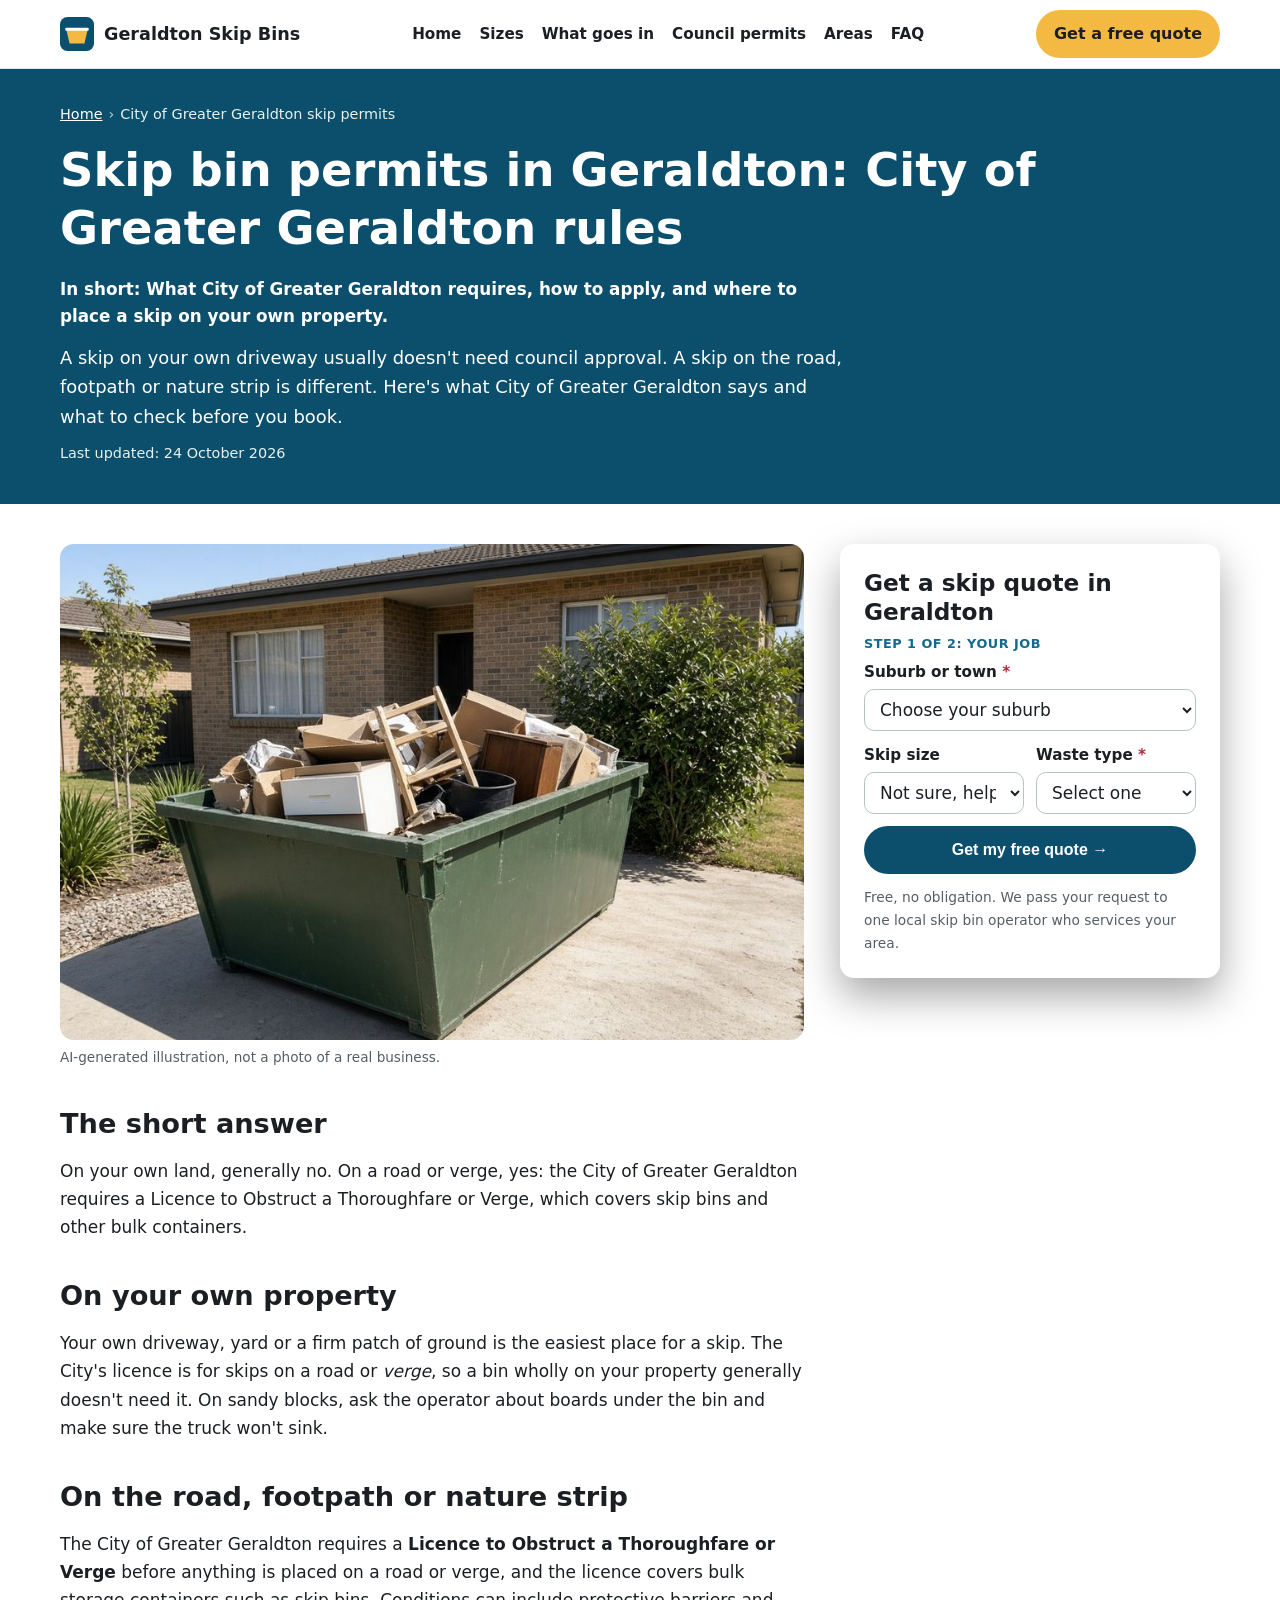
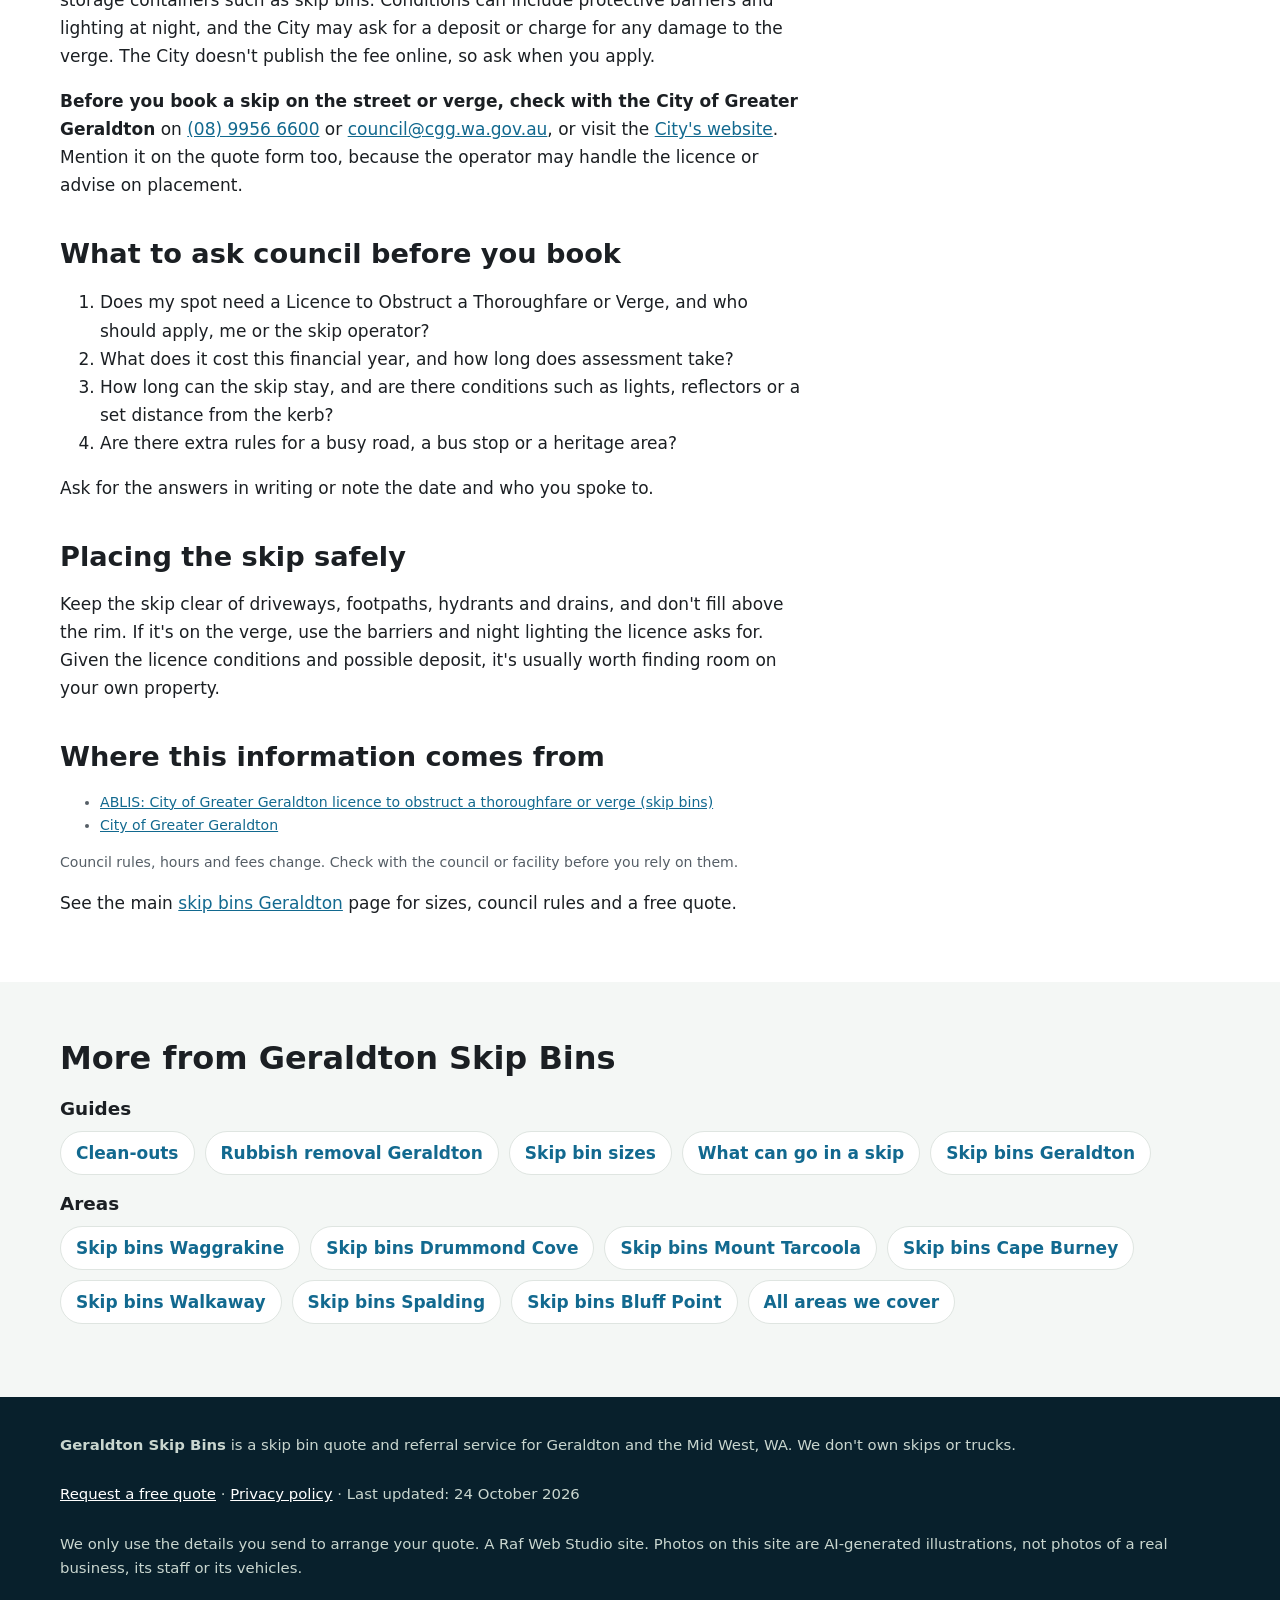
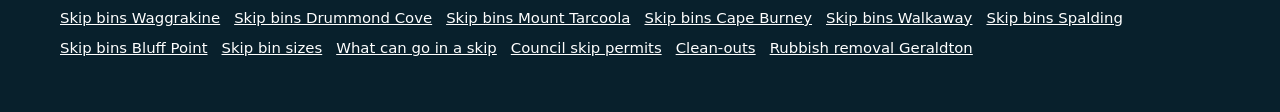
<file: skip-bin-council-permit/index.html>
<!doctype html>
<html lang="en-AU">
<head>
<meta charset="utf-8">
<!-- Search Console verification meta tag goes here once the property is created -->
<meta name="viewport" content="width=device-width, initial-scale=1">
<title>Skip Bin Permit Geraldton | City of Greater Geraldton Rules for Skips on the Street</title>
<meta name="description" content="Do you need a permit to put a skip bin on the road in Geraldton? What City of Greater Geraldton requires, how to apply, and where to place a skip on your own property.">
<link rel="canonical" href="https://geraldtonskipbins.com/skip-bin-council-permit/">
<link rel="icon" href="/favicon.svg" type="image/svg+xml">
<meta name="theme-color" content="#0b4f6c">
<meta property="og:type" content="article">
<meta property="og:locale" content="en_AU">
<meta property="og:site_name" content="Geraldton Skip Bins">
<meta property="og:title" content="Skip Bin Permit Geraldton | City of Greater Geraldton Rules for Skips on the Street">
<meta property="og:description" content="Do you need a permit to put a skip bin on the road in Geraldton? What City of Greater Geraldton requires, how to apply, and where to place a skip on your own property.">
<meta property="og:url" content="https://geraldtonskipbins.com/skip-bin-council-permit/">
<meta property="og:image" content="https://geraldtonskipbins.com/img/hero.jpg">
<meta name="twitter:card" content="summary_large_image">
<script>document.documentElement.classList.add('js')</script>
<link rel="stylesheet" href="/styles.css">

<!-- Google tag (gtag.js) -->
<script async src="https://www.googletagmanager.com/gtag/js?id=G-982G1D11M5"></script>
<script>
  window.dataLayer = window.dataLayer || [];
  function gtag(){dataLayer.push(arguments);}
  gtag('js', new Date());
  gtag('config', 'G-982G1D11M5');
</script>

<script type="application/ld+json">
{
 "@context": "https://schema.org",
 "@type": "WebPage",
 "@id": "https://geraldtonskipbins.com/skip-bin-council-permit/#webpage",
 "url": "https://geraldtonskipbins.com/skip-bin-council-permit/",
 "name": "Skip Bin Permit Geraldton | City of Greater Geraldton Rules for Skips on the Street",
 "description": "Do you need a permit to put a skip bin on the road in Geraldton? What City of Greater Geraldton requires, how to apply, and where to place a skip on your own property.",
 "inLanguage": "en-AU",
 "dateModified": "2026-10-24",
 "isPartOf": {
  "@id": "https://geraldtonskipbins.com/#website"
 }
}
</script>
<script type="application/ld+json">
{
 "@context": "https://schema.org",
 "@type": "BreadcrumbList",
 "itemListElement": [
  {
   "@type": "ListItem",
   "position": 1,
   "name": "Home",
   "item": "https://geraldtonskipbins.com/"
  },
  {
   "@type": "ListItem",
   "position": 2,
   "name": "City of Greater Geraldton skip permits",
   "item": "https://geraldtonskipbins.com/skip-bin-council-permit/"
  }
 ]
}
</script>
<script type="application/ld+json">
{
 "@context": "https://schema.org",
 "@type": "Service",
 "@id": "https://geraldtonskipbins.com/skip-bin-council-permit/#service",
 "name": "Skip bin placement advice in Geraldton",
 "serviceType": "Skip bin hire",
 "description": "Do you need a permit to put a skip bin on the road in Geraldton? What City of Greater Geraldton requires, how to apply, and where to place a skip on your own property.",
 "url": "https://geraldtonskipbins.com/skip-bin-council-permit/",
 "provider": {
  "@type": "Organization",
  "name": "Geraldton Skip Bins",
  "url": "https://geraldtonskipbins.com/"
 },
 "areaServed": [
  {
   "@type": "Place",
   "name": "City of Greater Geraldton, WA"
  }
 ]
}
</script>
</head>
<body>
<a class="skip-link" href="#main">Skip to content</a>

<header class="site-header">
  <div class="wrap">
    <a class="brand" href="/" aria-label="Geraldton Skip Bins home">
      <svg viewBox="0 0 64 64" aria-hidden="true"><rect width="64" height="64" rx="14" fill="#0b4f6c"/><path d="M12 24h40l-6 26H18z" fill="#f4b942"/><rect x="10" y="20" width="44" height="6" rx="2" fill="#fff"/></svg>
      Geraldton Skip Bins
    </a>
    <nav class="nav" aria-label="Main">
      <a href="/">Home</a>
      <a href="/skip-bin-sizes/">Sizes</a>
      <a href="/what-can-go-in-a-skip/">What goes in</a>
      <a href="/skip-bin-council-permit/">Council permits</a>
      <a href="/#areas">Areas</a>
      <a href="/#faq">FAQ</a>
    </nav>
    <a class="btn btn-call header-call" href="#quote">Get a free quote</a>
  </div>
</header>

<main id="main">
<section class="page-hero" aria-labelledby="h1">
  <div class="wrap">
    <nav class="crumbs" aria-label="Breadcrumb"><ol><li><a href="https://geraldtonskipbins.com/">Home</a></li><li aria-current="page">City of Greater Geraldton skip permits</li></ol></nav>
    <h1 id="h1">Skip bin permits in Geraldton: City of Greater Geraldton rules</h1>
    <p class="summary">In short: What City of Greater Geraldton requires, how to apply, and where to place a skip on your own property.</p>
    <p class="lead">A skip on your own driveway usually doesn't need council approval. A skip on the road, footpath or nature strip is different. Here's what City of Greater Geraldton says and what to check before you book.</p>
    <p class="updated">Last updated: 24 October 2026</p>
  </div>
</section>
<div class="wrap page-grid">
  <article class="page-body">
<figure><img src="/img/card-home.jpg" width="900" height="600" style="aspect-ratio:3/2;object-fit:cover" alt="Illustration of a skip bin outside a home" decoding="async"><figcaption>AI-generated illustration, not a photo of a real business.</figcaption></figure>
<h2>The short answer</h2>
<p>On your own land, generally no. On a road or verge, yes: the City of Greater Geraldton requires a Licence to Obstruct a Thoroughfare or Verge, which covers skip bins and other bulk containers.</p>
<h2>On your own property</h2>
<p>Your own driveway, yard or a firm patch of ground is the easiest place for a skip. The City's licence is for skips on a road or <em>verge</em>, so a bin wholly on your property generally doesn't need it. On sandy blocks, ask the operator about boards under the bin and make sure the truck won't sink.</p>
<h2>On the road, footpath or nature strip</h2>
<p>The City of Greater Geraldton requires a <strong>Licence to Obstruct a Thoroughfare or Verge</strong> before anything is placed on a road or verge, and the licence covers bulk storage containers such as skip bins. Conditions can include protective barriers and lighting at night, and the City may ask for a deposit or charge for any damage to the verge. The City doesn't publish the fee online, so ask when you apply.</p>
    <p><strong>Before you book a skip on the street or verge, check with the City of Greater Geraldton</strong> on <a href="tel:0899566600">(08) 9956 6600</a> or <a href="mailto:council@cgg.wa.gov.au">council@cgg.wa.gov.au</a>, or visit the <a href="https://www.cgg.wa.gov.au/" rel="noopener">City's website</a>. Mention it on the quote form too, because the operator may handle the licence or advise on placement.</p>
<h2>What to ask council before you book</h2>
<ol><li>Does my spot need a Licence to Obstruct a Thoroughfare or Verge, and who should apply, me or the skip operator?</li><li>What does it cost this financial year, and how long does assessment take?</li><li>How long can the skip stay, and are there conditions such as lights, reflectors or a set distance from the kerb?</li><li>Are there extra rules for a busy road, a bus stop or a heritage area?</li></ol><p>Ask for the answers in writing or note the date and who you spoke to.</p>
<h2>Placing the skip safely</h2>
<p>Keep the skip clear of driveways, footpaths, hydrants and drains, and don't fill above the rim. If it's on the verge, use the barriers and night lighting the licence asks for. Given the licence conditions and possible deposit, it's usually worth finding room on your own property.</p>
<h2>Where this information comes from</h2>
<ul class="sources"><li><a href="https://ablis.business.gov.au/service/wa/vergeside-skip-bin-program-application/18049" rel="noopener">ABLIS: City of Greater Geraldton licence to obstruct a thoroughfare or verge (skip bins)</a></li><li><a href="https://www.cgg.wa.gov.au/" rel="noopener">City of Greater Geraldton</a></li></ul>
<p class="sources">Council rules, hours and fees change. Check with the council or facility before you rely on them.</p>

<p class="home-link">See the main <a href="/">skip bins Geraldton</a> page for sizes, council rules and a free quote.</p>
  </article>
  <aside class="page-aside">
    <div class="hero-form-card" id="quote">
      <h2 id="quote-h">Get a skip quote in Geraldton</h2>
      <form class="quote-form two-step" id="quote-form" action="https://formsubmit.co/quotes@geraldtonskipbins.com" method="post" novalidate>
        <input type="hidden" name="_subject" value="New quote request – geraldtonskipbins.com">
        <input type="hidden" name="_captcha" value="true">
        <input type="hidden" name="_template" value="table">
        <input type="hidden" name="_next" value="https://geraldtonskipbins.com/thanks.html?lead=1">
        <input type="hidden" name="_autoresponse" value="Thanks for your skip bin request. We&#x27;ve received it and are passing it to a local operator, who&#x27;ll be in touch shortly with availability and a price.">
        <input type="text" name="_honey" style="display:none" tabindex="-1" autocomplete="off" aria-hidden="true">
        <input type="hidden" name="source" value="geraldtonskipbins.com">
        <input type="hidden" name="page" value="/skip-bin-council-permit/">
        <fieldset class="step step-1">
          <legend class="step-label">Step 1 of 2: your job</legend>
          <div class="full"><label for="suburb">Suburb or town <span class="req" aria-hidden="true">*</span></label>
            <select id="suburb" name="suburb" required><option value="">Choose your suburb</option><option>Geraldton</option><option>Beresford</option><option>Bluff Point</option><option>Spalding</option><option>Sunset Beach</option><option>Tarcoola Beach</option><option>Mount Tarcoola</option><option>Wonthella</option><option>Rangeway</option><option>Utakarra</option><option>Karloo</option><option>Strathalbyn</option><option>Wandina</option><option>Woorree</option><option>Waggrakine</option><option>Drummond Cove</option><option>Glenfield</option><option>Cape Burney</option><option>Narngulu</option><option>Moonyoonooka</option><option>Walkaway</option><option value="Other">Other (tell us below)</option></select></div>
          <div class="full other-wrap"><label for="suburb_other">Other suburb or town</label><input id="suburb_other" name="suburb_other" type="text" autocomplete="address-level2"></div>
          <div><label for="size">Skip size</label>
            <select id="size" name="skip_size"><option value="Not sure">Not sure, help me choose</option><option>Skip bag (about 1 m³)</option><option>2 m³</option><option>3 m³</option><option>4 m³</option><option>6 m³</option><option>8 m³</option><option>9 m³</option><option>10–12 m³</option><option>Larger / hook-lift</option></select></div>
          <div><label for="waste">Waste type <span class="req" aria-hidden="true">*</span></label>
            <select id="waste" name="waste_type" required><option value="">Select one</option><option>General household</option><option>Green waste</option><option>Mixed renovation / building</option><option>Soil, concrete or bricks</option><option>Mixed, not sure</option><option>May contain asbestos</option></select></div>
          <div class="full js-only"><button class="btn btn-primary btn-block" type="button" id="to-step-2">Get my free quote →</button></div>
          <p class="microcopy full">Free, no obligation. We pass your request to one local skip bin operator who services your area.</p>
          <p class="form-error full" id="step1-error" role="alert" hidden>Please choose your suburb and waste type.</p>
        </fieldset>
        <fieldset class="step step-2" id="step-2">
          <legend class="step-label">Step 2 of 2: your details</legend>
          <div><label for="name">Name <span class="req" aria-hidden="true">*</span></label><input id="name" name="name" type="text" autocomplete="name" required></div>
          <div><label for="phone">Phone <span class="req" aria-hidden="true">*</span></label><input id="phone" name="phone" type="tel" autocomplete="tel" inputmode="tel" required></div>
          <div><label for="email">Email</label><input id="email" name="email" type="email" autocomplete="email"></div>
          <div><label for="date">Delivery date</label><input id="date" name="preferred_date" type="date"></div>
          <div class="full"><label for="message">Anything else?</label><textarea id="message" name="message" rows="2" placeholder="e.g. beach house clean-out, sandy driveway, verge placement, 7 days"></textarea></div>
          <p class="consent full">By sending this form you agree we can share your details with one local skip bin operator so they can quote for your job. See our <a href="/privacy.html">privacy policy</a>.</p>
          <div class="full step2-actions"><button class="btn btn-primary" type="submit">Send my quote request</button><button class="btn-link js-only" type="button" id="back-1">← Back</button></div>
        </fieldset>
      </form>
    </div>
  </aside>
</div>
<section class="alt" aria-labelledby="more-h">
  <div class="wrap">
    <h2 id="more-h">More from Geraldton Skip Bins</h2>
    <h3>Guides</h3>
    <ul class="link-list"><li><a href="/clean-outs/">Clean-outs</a></li><li><a href="/rubbish-removal-geraldton/">Rubbish removal Geraldton</a></li><li><a href="/skip-bin-sizes/">Skip bin sizes</a></li><li><a href="/what-can-go-in-a-skip/">What can go in a skip</a></li><li><a href="/">Skip bins Geraldton</a></li></ul>
    <h3>Areas</h3>
    <ul class="link-list"><li><a href="/skip-bins-waggrakine/">Skip bins Waggrakine</a></li><li><a href="/skip-bins-drummond-cove/">Skip bins Drummond Cove</a></li><li><a href="/skip-bins-mount-tarcoola/">Skip bins Mount Tarcoola</a></li><li><a href="/skip-bins-cape-burney/">Skip bins Cape Burney</a></li><li><a href="/skip-bins-walkaway/">Skip bins Walkaway</a></li><li><a href="/skip-bins-spalding/">Skip bins Spalding</a></li><li><a href="/skip-bins-bluff-point/">Skip bins Bluff Point</a></li><li><a href="/#areas">All areas we cover</a></li></ul>
  </div>
</section>
</main>

<footer class="site-footer">
  <div class="wrap">
    <p><strong>Geraldton Skip Bins</strong> is a skip bin quote and referral service for Geraldton and the Mid West, WA. We don't own skips or trucks.</p>
    <p><a href="#quote">Request a free quote</a> · <a href="/privacy.html">Privacy policy</a> · Last updated: 24 October 2026</p>
    <p>We only use the details you send to arrange your quote. A Raf Web Studio site. Photos on this site are AI-generated illustrations, not photos of a real business, its staff or its vehicles.</p>
    <p class="footer-links"><a href="/skip-bins-waggrakine/">Skip bins Waggrakine</a> <a href="/skip-bins-drummond-cove/">Skip bins Drummond Cove</a> <a href="/skip-bins-mount-tarcoola/">Skip bins Mount Tarcoola</a> <a href="/skip-bins-cape-burney/">Skip bins Cape Burney</a> <a href="/skip-bins-walkaway/">Skip bins Walkaway</a> <a href="/skip-bins-spalding/">Skip bins Spalding</a> <a href="/skip-bins-bluff-point/">Skip bins Bluff Point</a> <a href="/skip-bin-sizes/">Skip bin sizes</a> <a href="/what-can-go-in-a-skip/">What can go in a skip</a> <a href="/skip-bin-council-permit/">Council skip permits</a> <a href="/clean-outs/">Clean-outs</a> <a href="/rubbish-removal-geraldton/">Rubbish removal Geraldton</a></p>
  </div>
</footer>

<div class="mobile-call" aria-label="Quick contact">
  <a class="btn btn-call" href="#quote">Get a free quote</a>
</div>
<script src="/form.js" defer></script>
</body>
</html>
</file>
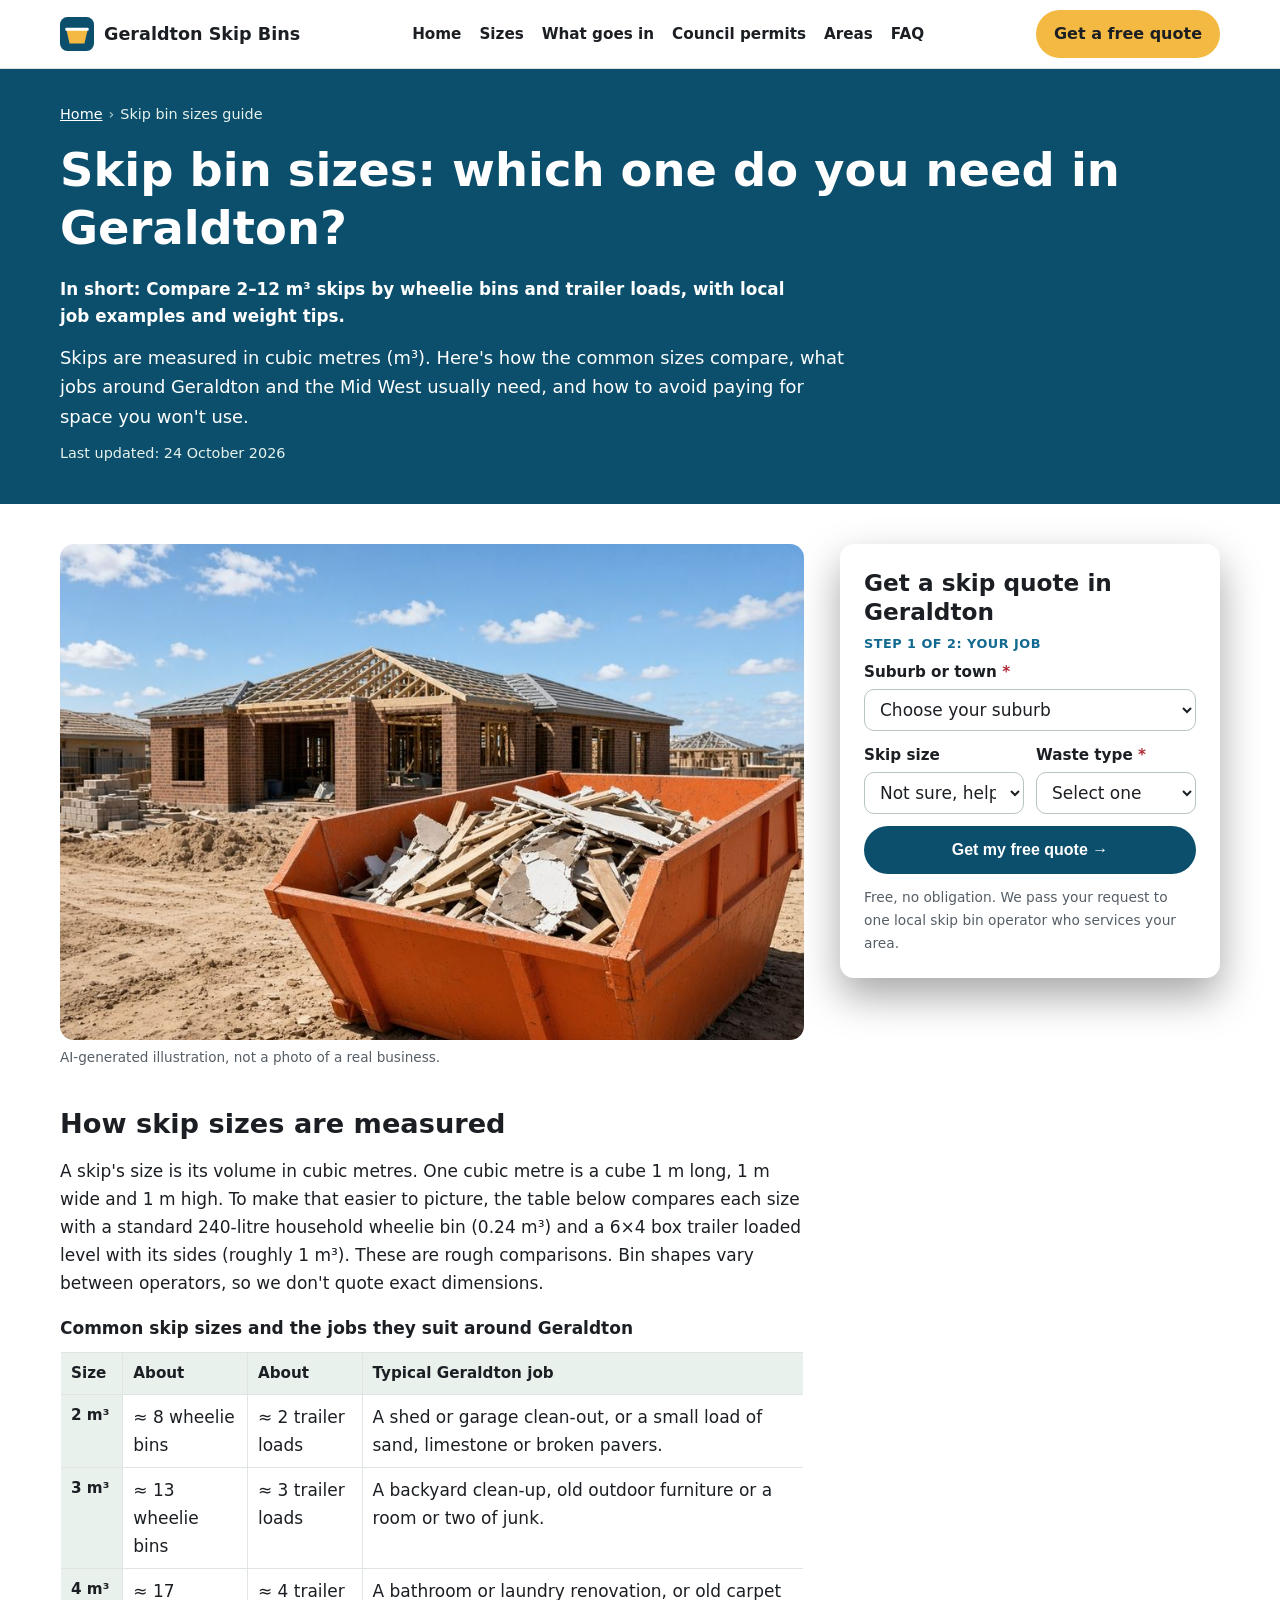
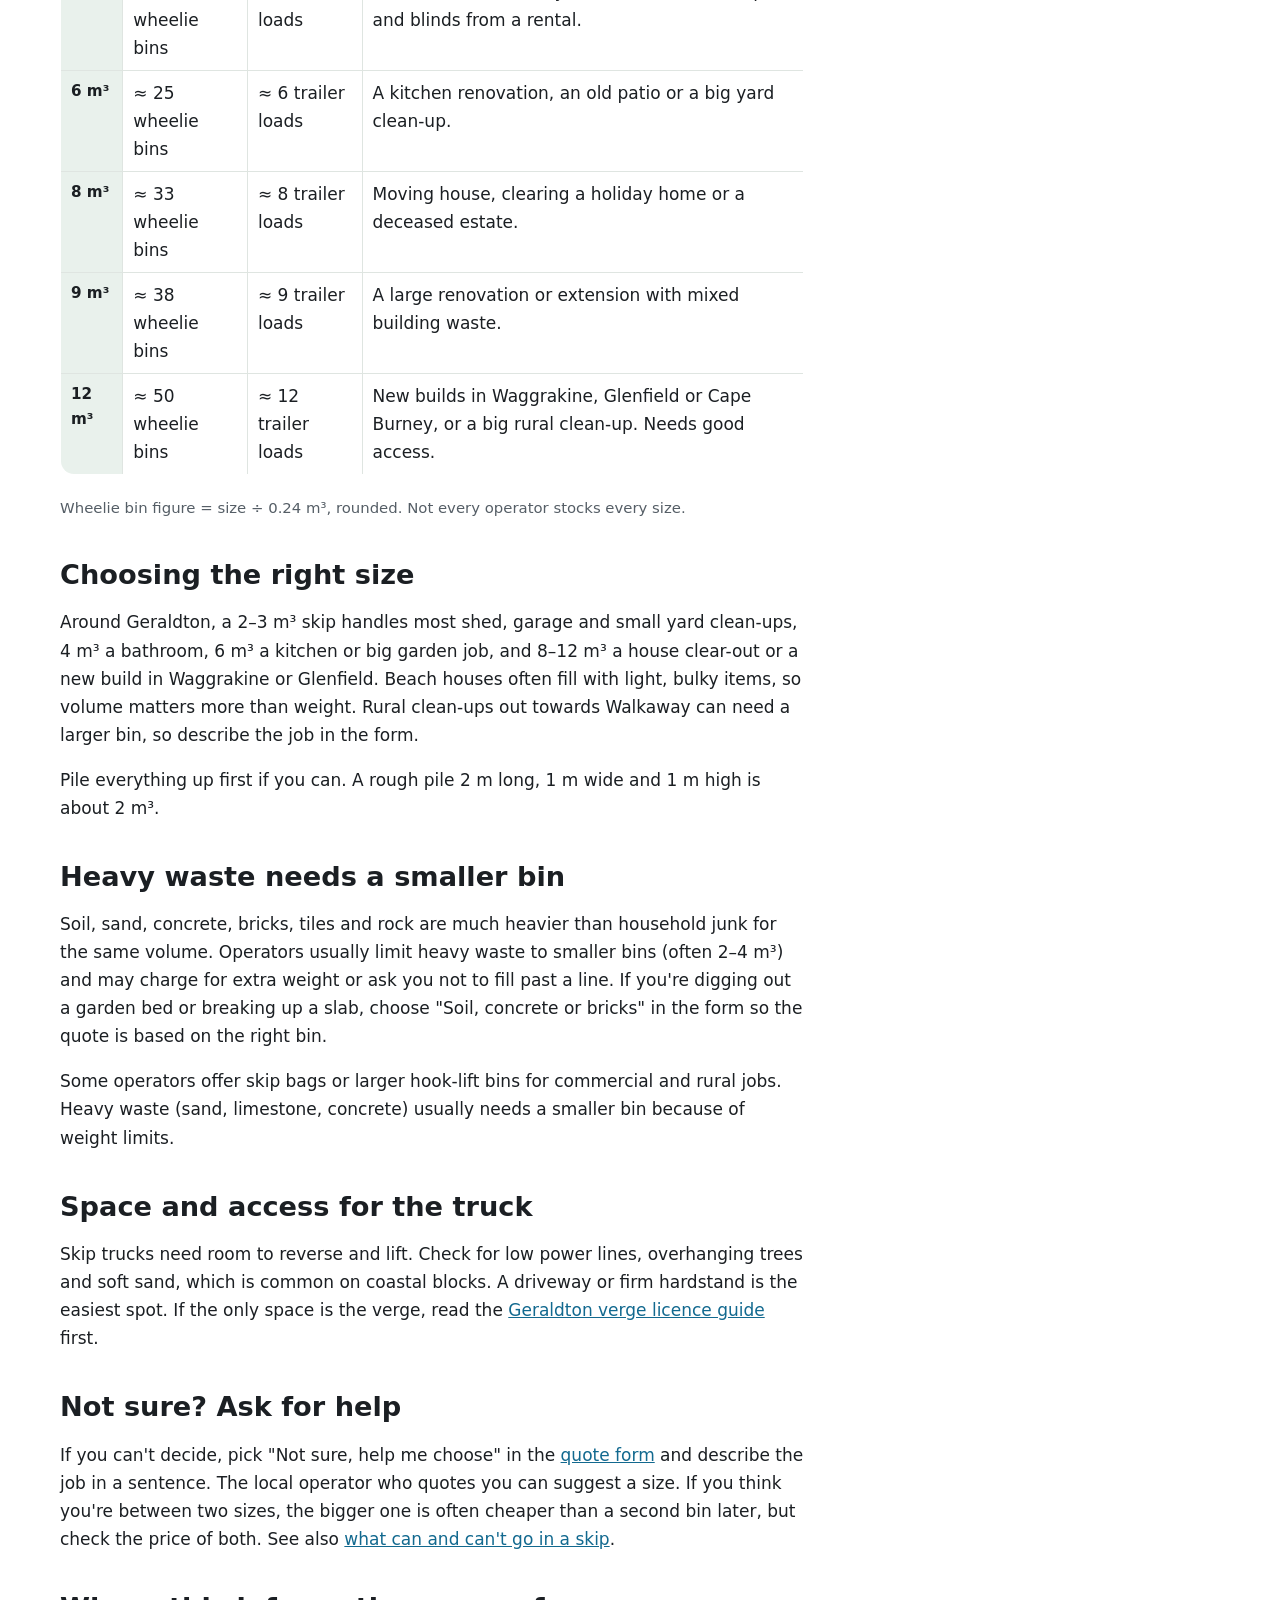
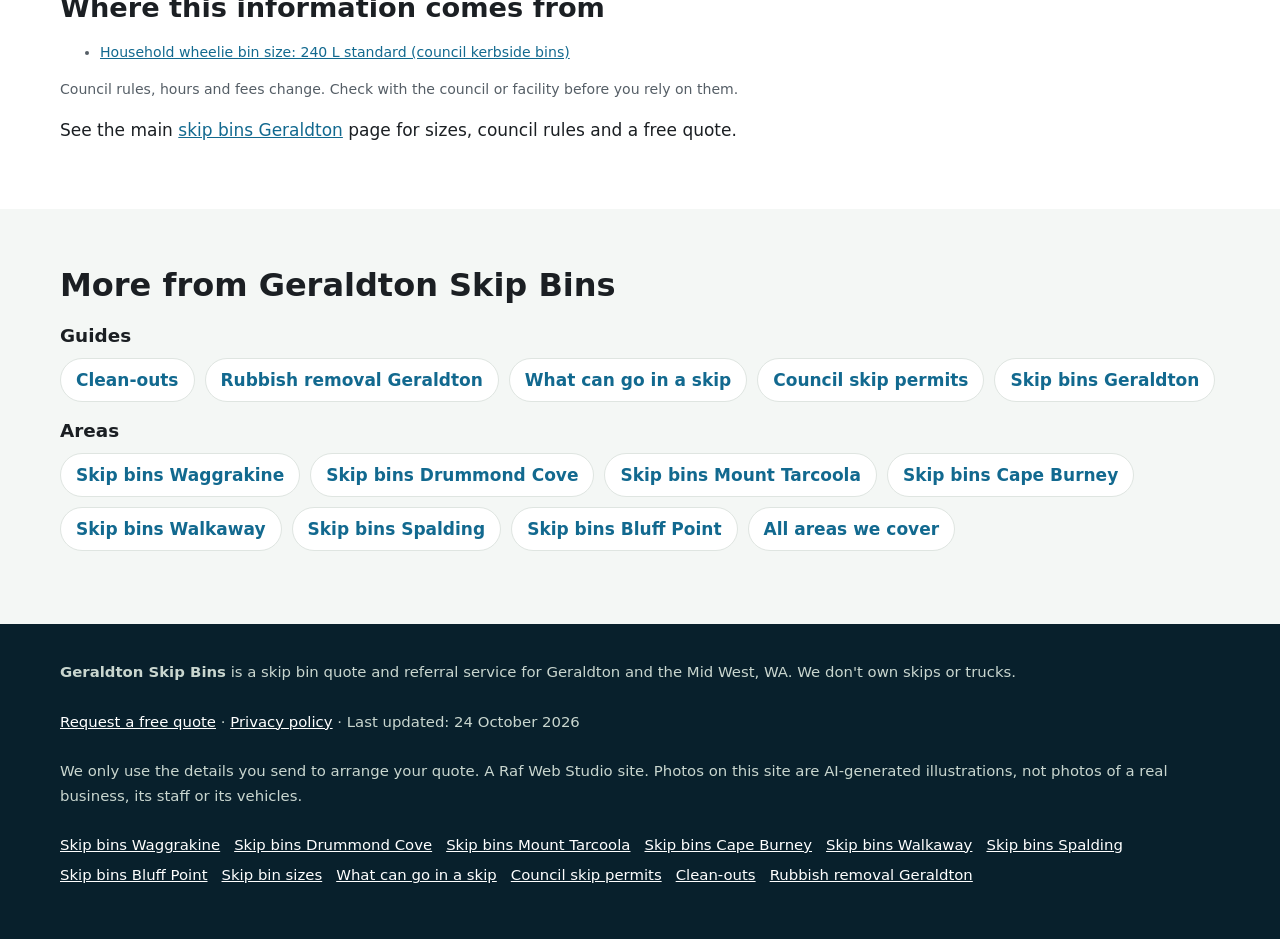
<file: skip-bin-sizes/index.html>
<!doctype html>
<html lang="en-AU">
<head>
<meta charset="utf-8">
<!-- Search Console verification meta tag goes here once the property is created -->
<meta name="viewport" content="width=device-width, initial-scale=1">
<title>Skip Bin Sizes Guide for Geraldton | 2 m³ to 12 m³ Explained</title>
<meta name="description" content="What size skip bin do you need in Geraldton? Compare 2–12 m³ skips by wheelie bins and trailer loads, with local job examples and weight tips.">
<link rel="canonical" href="https://geraldtonskipbins.com/skip-bin-sizes/">
<link rel="icon" href="/favicon.svg" type="image/svg+xml">
<meta name="theme-color" content="#0b4f6c">
<meta property="og:type" content="article">
<meta property="og:locale" content="en_AU">
<meta property="og:site_name" content="Geraldton Skip Bins">
<meta property="og:title" content="Skip Bin Sizes Guide for Geraldton | 2 m³ to 12 m³ Explained">
<meta property="og:description" content="What size skip bin do you need in Geraldton? Compare 2–12 m³ skips by wheelie bins and trailer loads, with local job examples and weight tips.">
<meta property="og:url" content="https://geraldtonskipbins.com/skip-bin-sizes/">
<meta property="og:image" content="https://geraldtonskipbins.com/img/hero.jpg">
<meta name="twitter:card" content="summary_large_image">
<script>document.documentElement.classList.add('js')</script>
<link rel="stylesheet" href="/styles.css">

<!-- Google tag (gtag.js) -->
<script async src="https://www.googletagmanager.com/gtag/js?id=G-982G1D11M5"></script>
<script>
  window.dataLayer = window.dataLayer || [];
  function gtag(){dataLayer.push(arguments);}
  gtag('js', new Date());
  gtag('config', 'G-982G1D11M5');
</script>

<script type="application/ld+json">
{
 "@context": "https://schema.org",
 "@type": "WebPage",
 "@id": "https://geraldtonskipbins.com/skip-bin-sizes/#webpage",
 "url": "https://geraldtonskipbins.com/skip-bin-sizes/",
 "name": "Skip Bin Sizes Guide for Geraldton | 2 m³ to 12 m³ Explained",
 "description": "What size skip bin do you need in Geraldton? Compare 2–12 m³ skips by wheelie bins and trailer loads, with local job examples and weight tips.",
 "inLanguage": "en-AU",
 "dateModified": "2026-10-24",
 "isPartOf": {
  "@id": "https://geraldtonskipbins.com/#website"
 }
}
</script>
<script type="application/ld+json">
{
 "@context": "https://schema.org",
 "@type": "BreadcrumbList",
 "itemListElement": [
  {
   "@type": "ListItem",
   "position": 1,
   "name": "Home",
   "item": "https://geraldtonskipbins.com/"
  },
  {
   "@type": "ListItem",
   "position": 2,
   "name": "Skip bin sizes guide",
   "item": "https://geraldtonskipbins.com/skip-bin-sizes/"
  }
 ]
}
</script>
<script type="application/ld+json">
{
 "@context": "https://schema.org",
 "@type": "Service",
 "@id": "https://geraldtonskipbins.com/skip-bin-sizes/#service",
 "name": "Skip bin size advice and quotes in Geraldton",
 "serviceType": "Skip bin hire",
 "description": "What size skip bin do you need in Geraldton? Compare 2–12 m³ skips by wheelie bins and trailer loads, with local job examples and weight tips.",
 "url": "https://geraldtonskipbins.com/skip-bin-sizes/",
 "provider": {
  "@type": "Organization",
  "name": "Geraldton Skip Bins",
  "url": "https://geraldtonskipbins.com/"
 },
 "areaServed": [
  {
   "@type": "Place",
   "name": "Geraldton, WA"
  }
 ]
}
</script>
</head>
<body>
<a class="skip-link" href="#main">Skip to content</a>

<header class="site-header">
  <div class="wrap">
    <a class="brand" href="/" aria-label="Geraldton Skip Bins home">
      <svg viewBox="0 0 64 64" aria-hidden="true"><rect width="64" height="64" rx="14" fill="#0b4f6c"/><path d="M12 24h40l-6 26H18z" fill="#f4b942"/><rect x="10" y="20" width="44" height="6" rx="2" fill="#fff"/></svg>
      Geraldton Skip Bins
    </a>
    <nav class="nav" aria-label="Main">
      <a href="/">Home</a>
      <a href="/skip-bin-sizes/">Sizes</a>
      <a href="/what-can-go-in-a-skip/">What goes in</a>
      <a href="/skip-bin-council-permit/">Council permits</a>
      <a href="/#areas">Areas</a>
      <a href="/#faq">FAQ</a>
    </nav>
    <a class="btn btn-call header-call" href="#quote">Get a free quote</a>
  </div>
</header>

<main id="main">
<section class="page-hero" aria-labelledby="h1">
  <div class="wrap">
    <nav class="crumbs" aria-label="Breadcrumb"><ol><li><a href="https://geraldtonskipbins.com/">Home</a></li><li aria-current="page">Skip bin sizes guide</li></ol></nav>
    <h1 id="h1">Skip bin sizes: which one do you need in Geraldton?</h1>
    <p class="summary">In short: Compare 2–12 m³ skips by wheelie bins and trailer loads, with local job examples and weight tips.</p>
    <p class="lead">Skips are measured in cubic metres (m³). Here's how the common sizes compare, what jobs around Geraldton and the Mid West usually need, and how to avoid paying for space you won't use.</p>
    <p class="updated">Last updated: 24 October 2026</p>
  </div>
</section>
<div class="wrap page-grid">
  <article class="page-body">
<figure><img src="/img/card-build.jpg" width="900" height="600" style="aspect-ratio:3/2;object-fit:cover" alt="Illustration of a skip bin on a new estate building site" decoding="async"><figcaption>AI-generated illustration, not a photo of a real business.</figcaption></figure>
<h2>How skip sizes are measured</h2>
<p>A skip's size is its volume in cubic metres. One cubic metre is a cube 1 m long, 1 m wide and 1 m high. To make that easier to picture, the table below compares each size with a standard 240-litre household wheelie bin (0.24 m³) and a 6×4 box trailer loaded level with its sides (roughly 1 m³). These are rough comparisons. Bin shapes vary between operators, so we don't quote exact dimensions.</p>
<div class="table-scroll"><table><caption>Common skip sizes and the jobs they suit around Geraldton</caption><thead><tr><th scope="col">Size</th><th scope="col">About</th><th scope="col">About</th><th scope="col">Typical Geraldton job</th></tr></thead><tbody><tr><th scope="row">2 m³</th><td>≈ 8 wheelie bins</td><td>≈ 2 trailer loads</td><td>A shed or garage clean-out, or a small load of sand, limestone or broken pavers.</td></tr><tr><th scope="row">3 m³</th><td>≈ 13 wheelie bins</td><td>≈ 3 trailer loads</td><td>A backyard clean-up, old outdoor furniture or a room or two of junk.</td></tr><tr><th scope="row">4 m³</th><td>≈ 17 wheelie bins</td><td>≈ 4 trailer loads</td><td>A bathroom or laundry renovation, or old carpet and blinds from a rental.</td></tr><tr><th scope="row">6 m³</th><td>≈ 25 wheelie bins</td><td>≈ 6 trailer loads</td><td>A kitchen renovation, an old patio or a big yard clean-up.</td></tr><tr><th scope="row">8 m³</th><td>≈ 33 wheelie bins</td><td>≈ 8 trailer loads</td><td>Moving house, clearing a holiday home or a deceased estate.</td></tr><tr><th scope="row">9 m³</th><td>≈ 38 wheelie bins</td><td>≈ 9 trailer loads</td><td>A large renovation or extension with mixed building waste.</td></tr><tr><th scope="row">12 m³</th><td>≈ 50 wheelie bins</td><td>≈ 12 trailer loads</td><td>New builds in Waggrakine, Glenfield or Cape Burney, or a big rural clean-up. Needs good access.</td></tr></tbody></table></div>
<p class="note">Wheelie bin figure = size ÷ 0.24 m³, rounded. Not every operator stocks every size.</p>
<h2>Choosing the right size</h2>
<p>Around Geraldton, a 2–3 m³ skip handles most shed, garage and small yard clean-ups, 4 m³ a bathroom, 6 m³ a kitchen or big garden job, and 8–12 m³ a house clear-out or a new build in Waggrakine or Glenfield. Beach houses often fill with light, bulky items, so volume matters more than weight. Rural clean-ups out towards Walkaway can need a larger bin, so describe the job in the form.</p><p>Pile everything up first if you can. A rough pile 2 m long, 1 m wide and 1 m high is about 2 m³.</p>
<h2>Heavy waste needs a smaller bin</h2>
<p>Soil, sand, concrete, bricks, tiles and rock are much heavier than household junk for the same volume. Operators usually limit heavy waste to smaller bins (often 2–4 m³) and may charge for extra weight or ask you not to fill past a line. If you're digging out a garden bed or breaking up a slab, choose "Soil, concrete or bricks" in the form so the quote is based on the right bin.</p><p>Some operators offer skip bags or larger hook-lift bins for commercial and rural jobs. Heavy waste (sand, limestone, concrete) usually needs a smaller bin because of weight limits.</p>
<h2>Space and access for the truck</h2>
<p>Skip trucks need room to reverse and lift. Check for low power lines, overhanging trees and soft sand, which is common on coastal blocks. A driveway or firm hardstand is the easiest spot. If the only space is the verge, read the <a href="/skip-bin-council-permit/">Geraldton verge licence guide</a> first.</p>
<h2>Not sure? Ask for help</h2>
<p>If you can't decide, pick "Not sure, help me choose" in the <a href="#quote">quote form</a> and describe the job in a sentence. The local operator who quotes you can suggest a size. If you think you're between two sizes, the bigger one is often cheaper than a second bin later, but check the price of both. See also <a href="/what-can-go-in-a-skip/">what can and can't go in a skip</a>.</p>
<h2>Where this information comes from</h2>
<ul class="sources"><li><a href="https://www.cgg.wa.gov.au/" rel="noopener">Household wheelie bin size: 240 L standard (council kerbside bins)</a></li></ul>
<p class="sources">Council rules, hours and fees change. Check with the council or facility before you rely on them.</p>

<p class="home-link">See the main <a href="/">skip bins Geraldton</a> page for sizes, council rules and a free quote.</p>
  </article>
  <aside class="page-aside">
    <div class="hero-form-card" id="quote">
      <h2 id="quote-h">Get a skip quote in Geraldton</h2>
      <form class="quote-form two-step" id="quote-form" action="https://formsubmit.co/quotes@geraldtonskipbins.com" method="post" novalidate>
        <input type="hidden" name="_subject" value="New quote request – geraldtonskipbins.com">
        <input type="hidden" name="_captcha" value="true">
        <input type="hidden" name="_template" value="table">
        <input type="hidden" name="_next" value="https://geraldtonskipbins.com/thanks.html?lead=1">
        <input type="hidden" name="_autoresponse" value="Thanks for your skip bin request. We&#x27;ve received it and are passing it to a local operator, who&#x27;ll be in touch shortly with availability and a price.">
        <input type="text" name="_honey" style="display:none" tabindex="-1" autocomplete="off" aria-hidden="true">
        <input type="hidden" name="source" value="geraldtonskipbins.com">
        <input type="hidden" name="page" value="/skip-bin-sizes/">
        <fieldset class="step step-1">
          <legend class="step-label">Step 1 of 2: your job</legend>
          <div class="full"><label for="suburb">Suburb or town <span class="req" aria-hidden="true">*</span></label>
            <select id="suburb" name="suburb" required><option value="">Choose your suburb</option><option>Geraldton</option><option>Beresford</option><option>Bluff Point</option><option>Spalding</option><option>Sunset Beach</option><option>Tarcoola Beach</option><option>Mount Tarcoola</option><option>Wonthella</option><option>Rangeway</option><option>Utakarra</option><option>Karloo</option><option>Strathalbyn</option><option>Wandina</option><option>Woorree</option><option>Waggrakine</option><option>Drummond Cove</option><option>Glenfield</option><option>Cape Burney</option><option>Narngulu</option><option>Moonyoonooka</option><option>Walkaway</option><option value="Other">Other (tell us below)</option></select></div>
          <div class="full other-wrap"><label for="suburb_other">Other suburb or town</label><input id="suburb_other" name="suburb_other" type="text" autocomplete="address-level2"></div>
          <div><label for="size">Skip size</label>
            <select id="size" name="skip_size"><option value="Not sure">Not sure, help me choose</option><option>Skip bag (about 1 m³)</option><option>2 m³</option><option>3 m³</option><option>4 m³</option><option>6 m³</option><option>8 m³</option><option>9 m³</option><option>10–12 m³</option><option>Larger / hook-lift</option></select></div>
          <div><label for="waste">Waste type <span class="req" aria-hidden="true">*</span></label>
            <select id="waste" name="waste_type" required><option value="">Select one</option><option>General household</option><option>Green waste</option><option>Mixed renovation / building</option><option>Soil, concrete or bricks</option><option>Mixed, not sure</option><option>May contain asbestos</option></select></div>
          <div class="full js-only"><button class="btn btn-primary btn-block" type="button" id="to-step-2">Get my free quote →</button></div>
          <p class="microcopy full">Free, no obligation. We pass your request to one local skip bin operator who services your area.</p>
          <p class="form-error full" id="step1-error" role="alert" hidden>Please choose your suburb and waste type.</p>
        </fieldset>
        <fieldset class="step step-2" id="step-2">
          <legend class="step-label">Step 2 of 2: your details</legend>
          <div><label for="name">Name <span class="req" aria-hidden="true">*</span></label><input id="name" name="name" type="text" autocomplete="name" required></div>
          <div><label for="phone">Phone <span class="req" aria-hidden="true">*</span></label><input id="phone" name="phone" type="tel" autocomplete="tel" inputmode="tel" required></div>
          <div><label for="email">Email</label><input id="email" name="email" type="email" autocomplete="email"></div>
          <div><label for="date">Delivery date</label><input id="date" name="preferred_date" type="date"></div>
          <div class="full"><label for="message">Anything else?</label><textarea id="message" name="message" rows="2" placeholder="e.g. beach house clean-out, sandy driveway, verge placement, 7 days"></textarea></div>
          <p class="consent full">By sending this form you agree we can share your details with one local skip bin operator so they can quote for your job. See our <a href="/privacy.html">privacy policy</a>.</p>
          <div class="full step2-actions"><button class="btn btn-primary" type="submit">Send my quote request</button><button class="btn-link js-only" type="button" id="back-1">← Back</button></div>
        </fieldset>
      </form>
    </div>
  </aside>
</div>
<section class="alt" aria-labelledby="more-h">
  <div class="wrap">
    <h2 id="more-h">More from Geraldton Skip Bins</h2>
    <h3>Guides</h3>
    <ul class="link-list"><li><a href="/clean-outs/">Clean-outs</a></li><li><a href="/rubbish-removal-geraldton/">Rubbish removal Geraldton</a></li><li><a href="/what-can-go-in-a-skip/">What can go in a skip</a></li><li><a href="/skip-bin-council-permit/">Council skip permits</a></li><li><a href="/">Skip bins Geraldton</a></li></ul>
    <h3>Areas</h3>
    <ul class="link-list"><li><a href="/skip-bins-waggrakine/">Skip bins Waggrakine</a></li><li><a href="/skip-bins-drummond-cove/">Skip bins Drummond Cove</a></li><li><a href="/skip-bins-mount-tarcoola/">Skip bins Mount Tarcoola</a></li><li><a href="/skip-bins-cape-burney/">Skip bins Cape Burney</a></li><li><a href="/skip-bins-walkaway/">Skip bins Walkaway</a></li><li><a href="/skip-bins-spalding/">Skip bins Spalding</a></li><li><a href="/skip-bins-bluff-point/">Skip bins Bluff Point</a></li><li><a href="/#areas">All areas we cover</a></li></ul>
  </div>
</section>
</main>

<footer class="site-footer">
  <div class="wrap">
    <p><strong>Geraldton Skip Bins</strong> is a skip bin quote and referral service for Geraldton and the Mid West, WA. We don't own skips or trucks.</p>
    <p><a href="#quote">Request a free quote</a> · <a href="/privacy.html">Privacy policy</a> · Last updated: 24 October 2026</p>
    <p>We only use the details you send to arrange your quote. A Raf Web Studio site. Photos on this site are AI-generated illustrations, not photos of a real business, its staff or its vehicles.</p>
    <p class="footer-links"><a href="/skip-bins-waggrakine/">Skip bins Waggrakine</a> <a href="/skip-bins-drummond-cove/">Skip bins Drummond Cove</a> <a href="/skip-bins-mount-tarcoola/">Skip bins Mount Tarcoola</a> <a href="/skip-bins-cape-burney/">Skip bins Cape Burney</a> <a href="/skip-bins-walkaway/">Skip bins Walkaway</a> <a href="/skip-bins-spalding/">Skip bins Spalding</a> <a href="/skip-bins-bluff-point/">Skip bins Bluff Point</a> <a href="/skip-bin-sizes/">Skip bin sizes</a> <a href="/what-can-go-in-a-skip/">What can go in a skip</a> <a href="/skip-bin-council-permit/">Council skip permits</a> <a href="/clean-outs/">Clean-outs</a> <a href="/rubbish-removal-geraldton/">Rubbish removal Geraldton</a></p>
  </div>
</footer>

<div class="mobile-call" aria-label="Quick contact">
  <a class="btn btn-call" href="#quote">Get a free quote</a>
</div>
<script src="/form.js" defer></script>
</body>
</html>
</file>
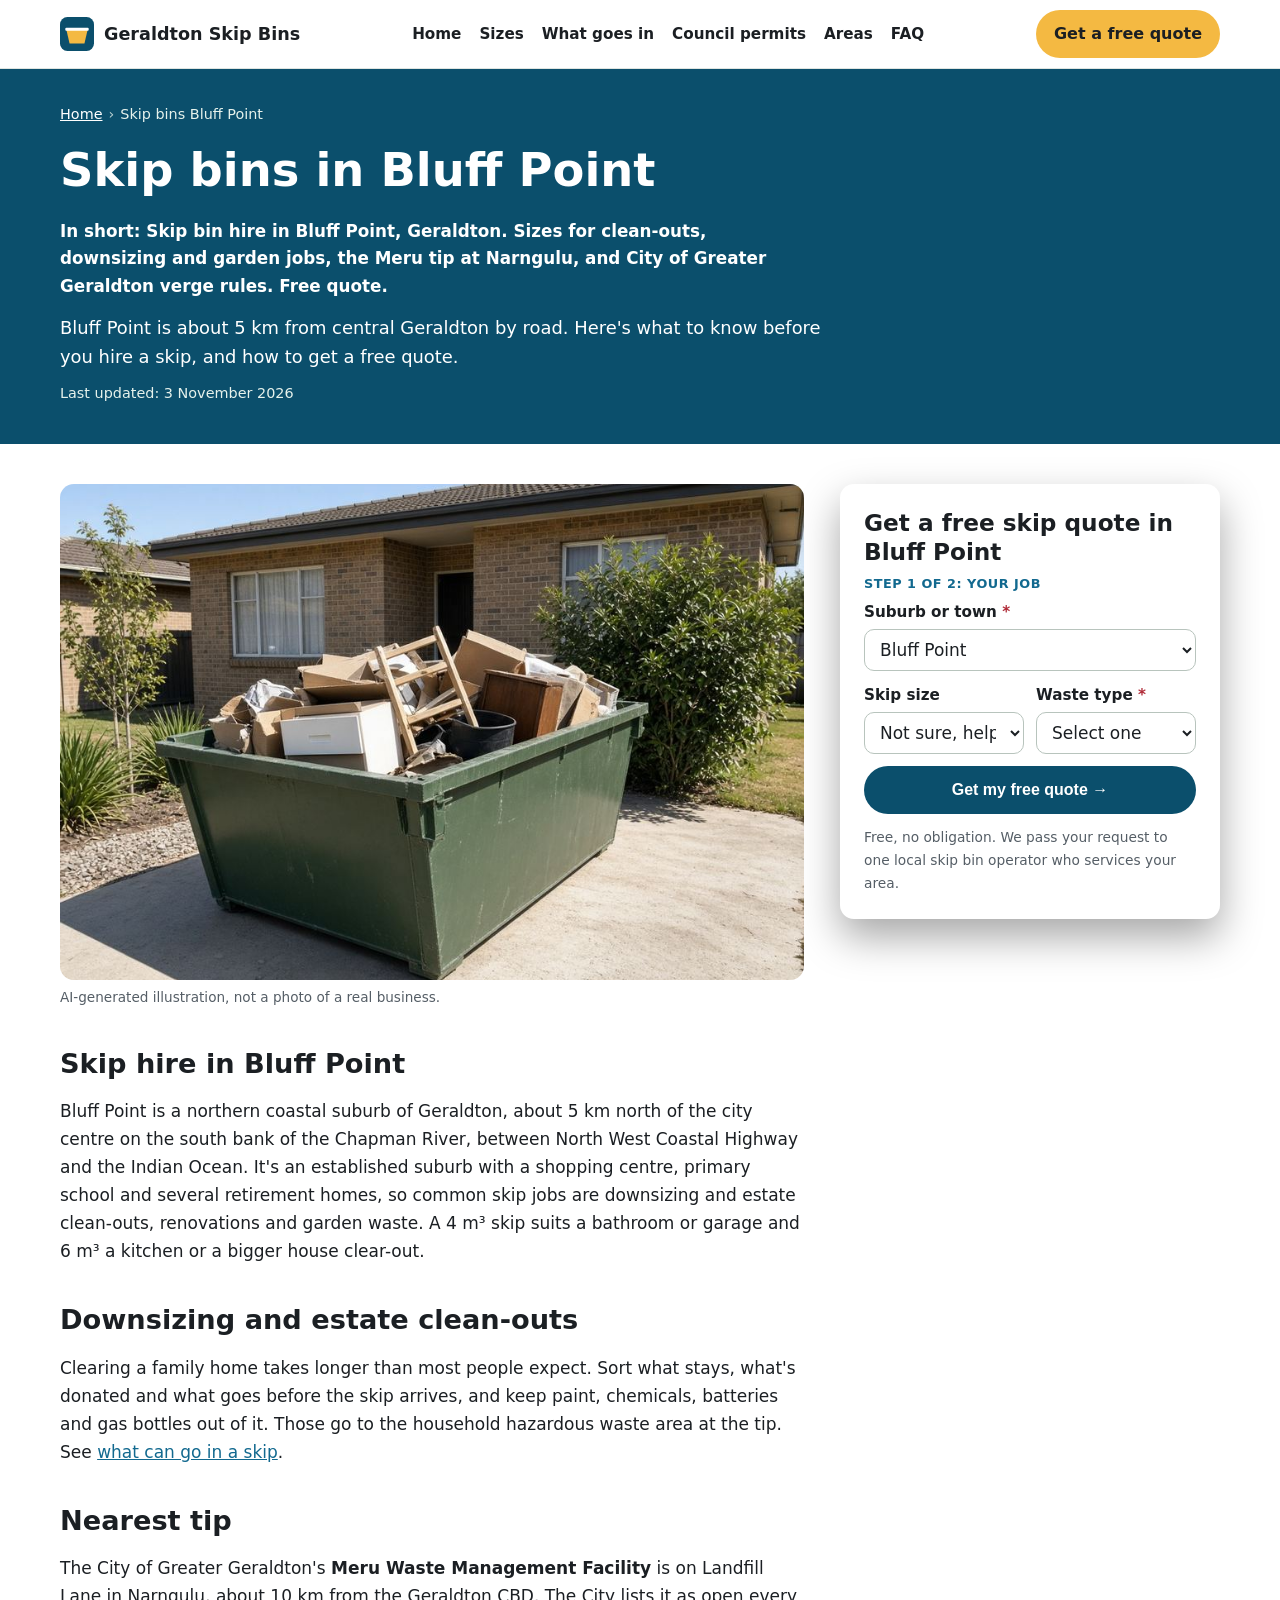
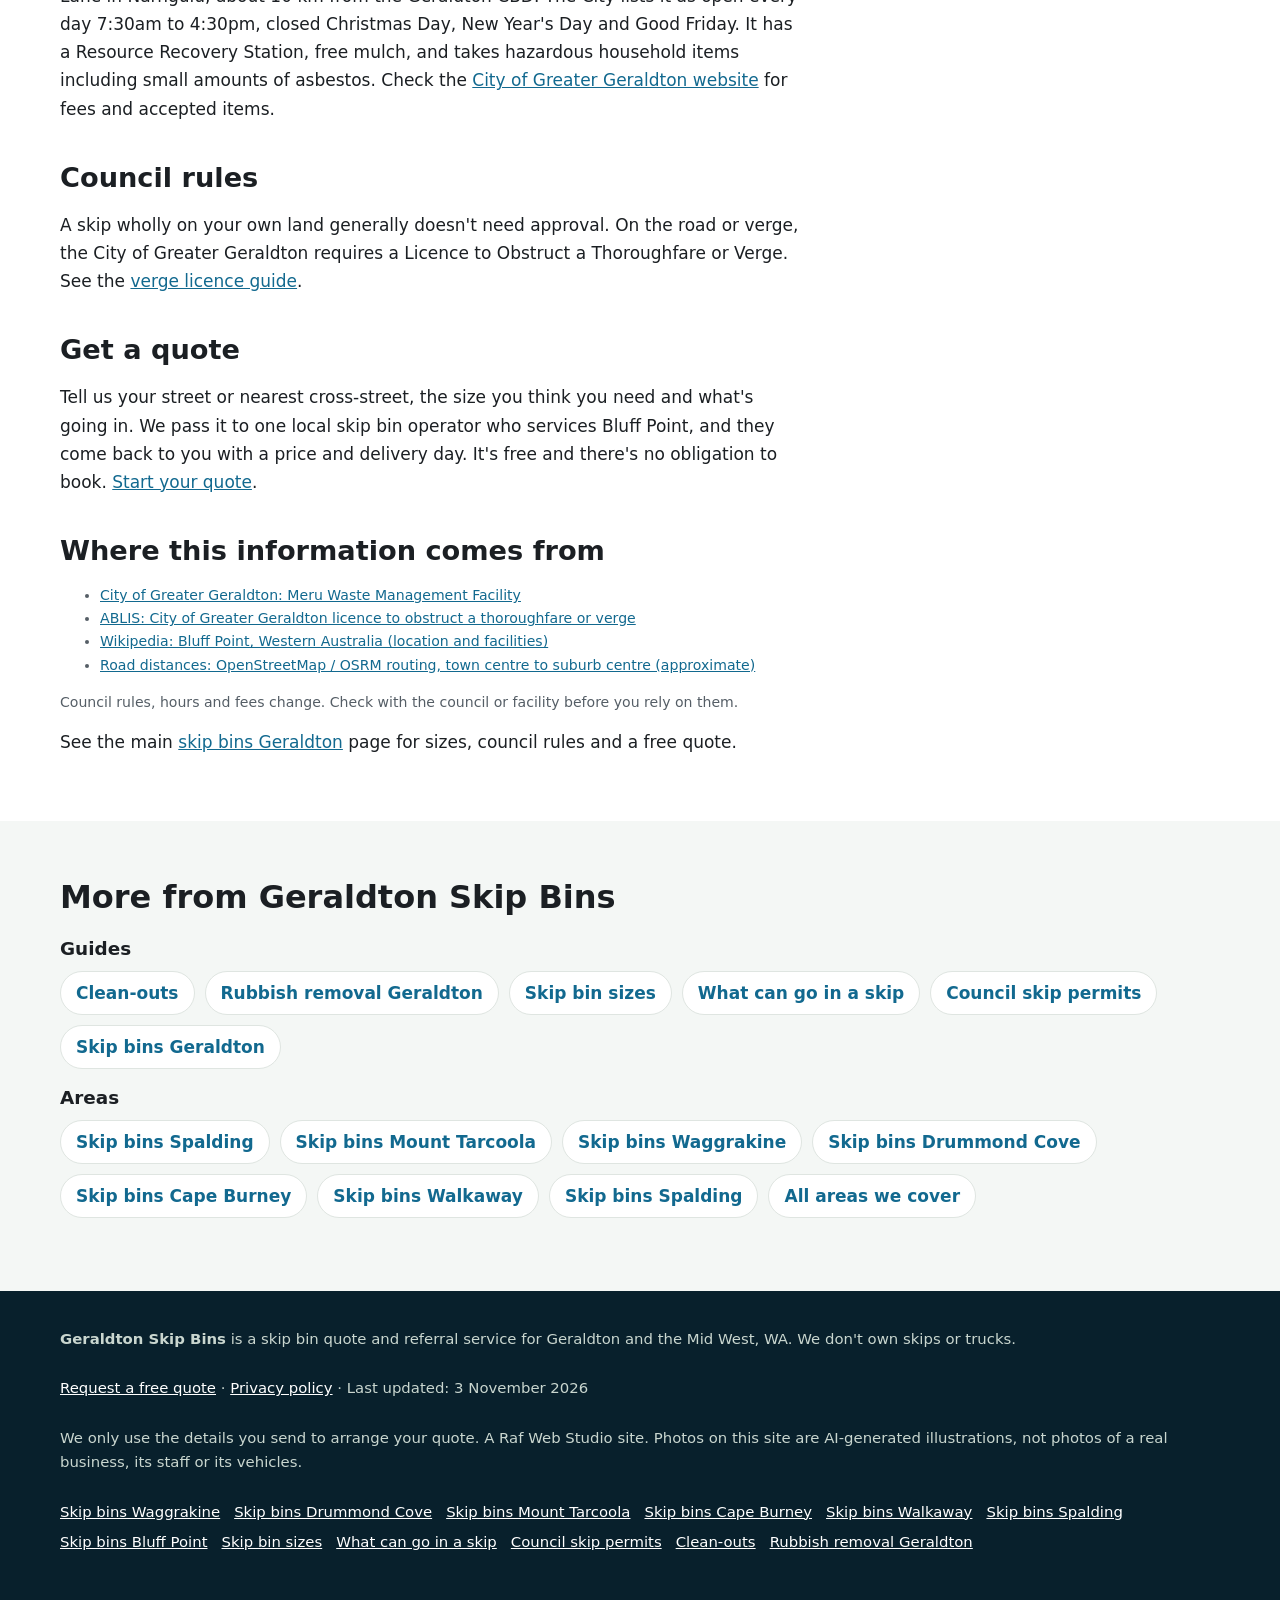
<file: skip-bins-bluff-point/index.html>
<!doctype html>
<html lang="en-AU">
<head>
<meta charset="utf-8">
<!-- Search Console verification meta tag goes here once the property is created -->
<meta name="viewport" content="width=device-width, initial-scale=1">
<title>Skip Bins Bluff Point | Free Skip Bin Hire Quotes, Bluff Point WA</title>
<meta name="description" content="Skip bin hire in Bluff Point, Geraldton. Sizes for clean-outs, downsizing and garden jobs, the Meru tip at Narngulu, and City of Greater Geraldton verge rules. Free quote.">
<link rel="canonical" href="https://geraldtonskipbins.com/skip-bins-bluff-point/">
<link rel="icon" href="/favicon.svg" type="image/svg+xml">
<meta name="theme-color" content="#0b4f6c">
<meta property="og:type" content="article">
<meta property="og:locale" content="en_AU">
<meta property="og:site_name" content="Geraldton Skip Bins">
<meta property="og:title" content="Skip Bins Bluff Point | Free Skip Bin Hire Quotes, Bluff Point WA">
<meta property="og:description" content="Skip bin hire in Bluff Point, Geraldton. Sizes for clean-outs, downsizing and garden jobs, the Meru tip at Narngulu, and City of Greater Geraldton verge rules. Free quote.">
<meta property="og:url" content="https://geraldtonskipbins.com/skip-bins-bluff-point/">
<meta property="og:image" content="https://geraldtonskipbins.com/img/hero.jpg">
<meta name="twitter:card" content="summary_large_image">
<script>document.documentElement.classList.add('js')</script>
<link rel="stylesheet" href="/styles.css">

<!-- Google tag (gtag.js) -->
<script async src="https://www.googletagmanager.com/gtag/js?id=G-982G1D11M5"></script>
<script>
  window.dataLayer = window.dataLayer || [];
  function gtag(){dataLayer.push(arguments);}
  gtag('js', new Date());
  gtag('config', 'G-982G1D11M5');
</script>

<script type="application/ld+json">
{
 "@context": "https://schema.org",
 "@type": "WebPage",
 "@id": "https://geraldtonskipbins.com/skip-bins-bluff-point/#webpage",
 "url": "https://geraldtonskipbins.com/skip-bins-bluff-point/",
 "name": "Skip Bins Bluff Point | Free Skip Bin Hire Quotes, Bluff Point WA",
 "description": "Skip bin hire in Bluff Point, Geraldton. Sizes for clean-outs, downsizing and garden jobs, the Meru tip at Narngulu, and City of Greater Geraldton verge rules. Free quote.",
 "inLanguage": "en-AU",
 "dateModified": "2026-11-03",
 "isPartOf": {
  "@id": "https://geraldtonskipbins.com/#website"
 }
}
</script>
<script type="application/ld+json">
{
 "@context": "https://schema.org",
 "@type": "BreadcrumbList",
 "itemListElement": [
  {
   "@type": "ListItem",
   "position": 1,
   "name": "Home",
   "item": "https://geraldtonskipbins.com/"
  },
  {
   "@type": "ListItem",
   "position": 2,
   "name": "Skip bins Bluff Point",
   "item": "https://geraldtonskipbins.com/skip-bins-bluff-point/"
  }
 ]
}
</script>
<script type="application/ld+json">
{
 "@context": "https://schema.org",
 "@type": "Service",
 "@id": "https://geraldtonskipbins.com/skip-bins-bluff-point/#service",
 "name": "Skip bin hire quotes in Bluff Point",
 "serviceType": "Skip bin hire",
 "description": "Skip bin hire in Bluff Point, Geraldton. Sizes for clean-outs, downsizing and garden jobs, the Meru tip at Narngulu, and City of Greater Geraldton verge rules. Free quote.",
 "url": "https://geraldtonskipbins.com/skip-bins-bluff-point/",
 "provider": {
  "@type": "Organization",
  "name": "Geraldton Skip Bins",
  "url": "https://geraldtonskipbins.com/"
 },
 "areaServed": [
  {
   "@type": "Place",
   "name": "Bluff Point, WA"
  }
 ]
}
</script>
</head>
<body>
<a class="skip-link" href="#main">Skip to content</a>

<header class="site-header">
  <div class="wrap">
    <a class="brand" href="/" aria-label="Geraldton Skip Bins home">
      <svg viewBox="0 0 64 64" aria-hidden="true"><rect width="64" height="64" rx="14" fill="#0b4f6c"/><path d="M12 24h40l-6 26H18z" fill="#f4b942"/><rect x="10" y="20" width="44" height="6" rx="2" fill="#fff"/></svg>
      Geraldton Skip Bins
    </a>
    <nav class="nav" aria-label="Main">
      <a href="/">Home</a>
      <a href="/skip-bin-sizes/">Sizes</a>
      <a href="/what-can-go-in-a-skip/">What goes in</a>
      <a href="/skip-bin-council-permit/">Council permits</a>
      <a href="/#areas">Areas</a>
      <a href="/#faq">FAQ</a>
    </nav>
    <a class="btn btn-call header-call" href="#quote">Get a free quote</a>
  </div>
</header>

<main id="main">
<section class="page-hero" aria-labelledby="h1">
  <div class="wrap">
    <nav class="crumbs" aria-label="Breadcrumb"><ol><li><a href="https://geraldtonskipbins.com/">Home</a></li><li aria-current="page">Skip bins Bluff Point</li></ol></nav>
    <h1 id="h1">Skip bins in Bluff Point</h1>
    <p class="summary">In short: Skip bin hire in Bluff Point, Geraldton. Sizes for clean-outs, downsizing and garden jobs, the Meru tip at Narngulu, and City of Greater Geraldton verge rules. Free quote.</p>
    <p class="lead">Bluff Point is about 5 km from central Geraldton by road. Here's what to know before you hire a skip, and how to get a free quote.</p>
    <p class="updated">Last updated: 3 November 2026</p>
  </div>
</section>
<div class="wrap page-grid">
  <article class="page-body">
<figure><img src="/img/card-home.jpg" width="900" height="600" style="aspect-ratio:3/2;object-fit:cover" alt="Illustration of a skip bin outside a home during a clean-out" decoding="async"><figcaption>AI-generated illustration, not a photo of a real business.</figcaption></figure>
<h2>Skip hire in Bluff Point</h2>
<p>Bluff Point is a northern coastal suburb of Geraldton, about 5 km north of the city centre on the south bank of the Chapman River, between North West Coastal Highway and the Indian Ocean. It's an established suburb with a shopping centre, primary school and several retirement homes, so common skip jobs are downsizing and estate clean-outs, renovations and garden waste. A 4 m³ skip suits a bathroom or garage and 6 m³ a kitchen or a bigger house clear-out.</p>
<h2>Downsizing and estate clean-outs</h2>
<p>Clearing a family home takes longer than most people expect. Sort what stays, what's donated and what goes before the skip arrives, and keep paint, chemicals, batteries and gas bottles out of it. Those go to the household hazardous waste area at the tip. See <a href="/what-can-go-in-a-skip/">what can go in a skip</a>.</p>
<h2>Nearest tip</h2>
<p>The City of Greater Geraldton's <strong>Meru Waste Management Facility</strong> is on Landfill Lane in Narngulu, about 10 km from the Geraldton CBD. The City lists it as open every day 7:30am to 4:30pm, closed Christmas Day, New Year's Day and Good Friday. It has a Resource Recovery Station, free mulch, and takes hazardous household items including small amounts of asbestos. Check the <a href="https://www.cgg.wa.gov.au/" rel="noopener">City of Greater Geraldton website</a> for fees and accepted items.</p>
<h2>Council rules</h2>
<p>A skip wholly on your own land generally doesn't need approval. On the road or verge, the City of Greater Geraldton requires a Licence to Obstruct a Thoroughfare or Verge. See the <a href="/skip-bin-council-permit/">verge licence guide</a>.</p>
<h2>Get a quote</h2>
<p>Tell us your street or nearest cross-street, the size you think you need and what's going in. We pass it to one local skip bin operator who services Bluff Point, and they come back to you with a price and delivery day. It's free and there's no obligation to book. <a href="#quote">Start your quote</a>.</p>
<h2>Where this information comes from</h2>
<ul class="sources"><li><a href="https://www.cgg.wa.gov.au/residents/my-home/waste-and-resource-recovery-services/meru-waste-management-facility.aspx" rel="noopener">City of Greater Geraldton: Meru Waste Management Facility</a></li><li><a href="https://ablis.business.gov.au/service/wa/vergeside-skip-bin-program-application/18049" rel="noopener">ABLIS: City of Greater Geraldton licence to obstruct a thoroughfare or verge</a></li><li><a href="https://en.wikipedia.org/wiki/Bluff_Point,_Western_Australia" rel="noopener">Wikipedia: Bluff Point, Western Australia (location and facilities)</a></li><li><a href="https://www.openstreetmap.org/" rel="noopener">Road distances: OpenStreetMap / OSRM routing, town centre to suburb centre (approximate)</a></li></ul>
<p class="sources">Council rules, hours and fees change. Check with the council or facility before you rely on them.</p>

<p class="home-link">See the main <a href="/">skip bins Geraldton</a> page for sizes, council rules and a free quote.</p>
  </article>
  <aside class="page-aside">
    <div class="hero-form-card" id="quote">
      <h2 id="quote-h">Get a free skip quote in Bluff Point</h2>
      <form class="quote-form two-step" id="quote-form" action="https://formsubmit.co/quotes@geraldtonskipbins.com" method="post" novalidate>
        <input type="hidden" name="_subject" value="New quote request – geraldtonskipbins.com">
        <input type="hidden" name="_captcha" value="true">
        <input type="hidden" name="_template" value="table">
        <input type="hidden" name="_next" value="https://geraldtonskipbins.com/thanks.html?lead=1">
        <input type="hidden" name="_autoresponse" value="Thanks for your skip bin request. We&#x27;ve received it and are passing it to a local operator, who&#x27;ll be in touch shortly with availability and a price.">
        <input type="text" name="_honey" style="display:none" tabindex="-1" autocomplete="off" aria-hidden="true">
        <input type="hidden" name="source" value="geraldtonskipbins.com">
        <input type="hidden" name="page" value="/skip-bins-bluff-point/">
        <fieldset class="step step-1">
          <legend class="step-label">Step 1 of 2: your job</legend>
          <div class="full"><label for="suburb">Suburb or town <span class="req" aria-hidden="true">*</span></label>
            <select id="suburb" name="suburb" required><option value="">Choose your suburb</option><option>Geraldton</option><option>Beresford</option><option selected>Bluff Point</option><option>Spalding</option><option>Sunset Beach</option><option>Tarcoola Beach</option><option>Mount Tarcoola</option><option>Wonthella</option><option>Rangeway</option><option>Utakarra</option><option>Karloo</option><option>Strathalbyn</option><option>Wandina</option><option>Woorree</option><option>Waggrakine</option><option>Drummond Cove</option><option>Glenfield</option><option>Cape Burney</option><option>Narngulu</option><option>Moonyoonooka</option><option>Walkaway</option><option value="Other">Other (tell us below)</option></select></div>
          <div class="full other-wrap"><label for="suburb_other">Other suburb or town</label><input id="suburb_other" name="suburb_other" type="text" autocomplete="address-level2"></div>
          <div><label for="size">Skip size</label>
            <select id="size" name="skip_size"><option value="Not sure">Not sure, help me choose</option><option>Skip bag (about 1 m³)</option><option>2 m³</option><option>3 m³</option><option>4 m³</option><option>6 m³</option><option>8 m³</option><option>9 m³</option><option>10–12 m³</option><option>Larger / hook-lift</option></select></div>
          <div><label for="waste">Waste type <span class="req" aria-hidden="true">*</span></label>
            <select id="waste" name="waste_type" required><option value="">Select one</option><option>General household</option><option>Green waste</option><option>Mixed renovation / building</option><option>Soil, concrete or bricks</option><option>Mixed, not sure</option><option>May contain asbestos</option></select></div>
          <div class="full js-only"><button class="btn btn-primary btn-block" type="button" id="to-step-2">Get my free quote →</button></div>
          <p class="microcopy full">Free, no obligation. We pass your request to one local skip bin operator who services your area.</p>
          <p class="form-error full" id="step1-error" role="alert" hidden>Please choose your suburb and waste type.</p>
        </fieldset>
        <fieldset class="step step-2" id="step-2">
          <legend class="step-label">Step 2 of 2: your details</legend>
          <div><label for="name">Name <span class="req" aria-hidden="true">*</span></label><input id="name" name="name" type="text" autocomplete="name" required></div>
          <div><label for="phone">Phone <span class="req" aria-hidden="true">*</span></label><input id="phone" name="phone" type="tel" autocomplete="tel" inputmode="tel" required></div>
          <div><label for="email">Email</label><input id="email" name="email" type="email" autocomplete="email"></div>
          <div><label for="date">Delivery date</label><input id="date" name="preferred_date" type="date"></div>
          <div class="full"><label for="message">Anything else?</label><textarea id="message" name="message" rows="2" placeholder="e.g. beach house clean-out, sandy driveway, verge placement, 7 days"></textarea></div>
          <p class="consent full">By sending this form you agree we can share your details with one local skip bin operator so they can quote for your job. See our <a href="/privacy.html">privacy policy</a>.</p>
          <div class="full step2-actions"><button class="btn btn-primary" type="submit">Send my quote request</button><button class="btn-link js-only" type="button" id="back-1">← Back</button></div>
        </fieldset>
      </form>
    </div>
  </aside>
</div>
<section class="alt" aria-labelledby="more-h">
  <div class="wrap">
    <h2 id="more-h">More from Geraldton Skip Bins</h2>
    <h3>Guides</h3>
    <ul class="link-list"><li><a href="/clean-outs/">Clean-outs</a></li><li><a href="/rubbish-removal-geraldton/">Rubbish removal Geraldton</a></li><li><a href="/skip-bin-sizes/">Skip bin sizes</a></li><li><a href="/what-can-go-in-a-skip/">What can go in a skip</a></li><li><a href="/skip-bin-council-permit/">Council skip permits</a></li><li><a href="/">Skip bins Geraldton</a></li></ul>
    <h3>Areas</h3>
    <ul class="link-list"><li><a href="/skip-bins-spalding/">Skip bins Spalding</a></li><li><a href="/skip-bins-mount-tarcoola/">Skip bins Mount Tarcoola</a></li><li><a href="/skip-bins-waggrakine/">Skip bins Waggrakine</a></li><li><a href="/skip-bins-drummond-cove/">Skip bins Drummond Cove</a></li><li><a href="/skip-bins-cape-burney/">Skip bins Cape Burney</a></li><li><a href="/skip-bins-walkaway/">Skip bins Walkaway</a></li><li><a href="/skip-bins-spalding/">Skip bins Spalding</a></li><li><a href="/#areas">All areas we cover</a></li></ul>
  </div>
</section>
</main>

<footer class="site-footer">
  <div class="wrap">
    <p><strong>Geraldton Skip Bins</strong> is a skip bin quote and referral service for Geraldton and the Mid West, WA. We don't own skips or trucks.</p>
    <p><a href="#quote">Request a free quote</a> · <a href="/privacy.html">Privacy policy</a> · Last updated: 3 November 2026</p>
    <p>We only use the details you send to arrange your quote. A Raf Web Studio site. Photos on this site are AI-generated illustrations, not photos of a real business, its staff or its vehicles.</p>
    <p class="footer-links"><a href="/skip-bins-waggrakine/">Skip bins Waggrakine</a> <a href="/skip-bins-drummond-cove/">Skip bins Drummond Cove</a> <a href="/skip-bins-mount-tarcoola/">Skip bins Mount Tarcoola</a> <a href="/skip-bins-cape-burney/">Skip bins Cape Burney</a> <a href="/skip-bins-walkaway/">Skip bins Walkaway</a> <a href="/skip-bins-spalding/">Skip bins Spalding</a> <a href="/skip-bins-bluff-point/">Skip bins Bluff Point</a> <a href="/skip-bin-sizes/">Skip bin sizes</a> <a href="/what-can-go-in-a-skip/">What can go in a skip</a> <a href="/skip-bin-council-permit/">Council skip permits</a> <a href="/clean-outs/">Clean-outs</a> <a href="/rubbish-removal-geraldton/">Rubbish removal Geraldton</a></p>
  </div>
</footer>

<div class="mobile-call" aria-label="Quick contact">
  <a class="btn btn-call" href="#quote">Get a free quote</a>
</div>
<script src="/form.js" defer></script>
</body>
</html>
</file>
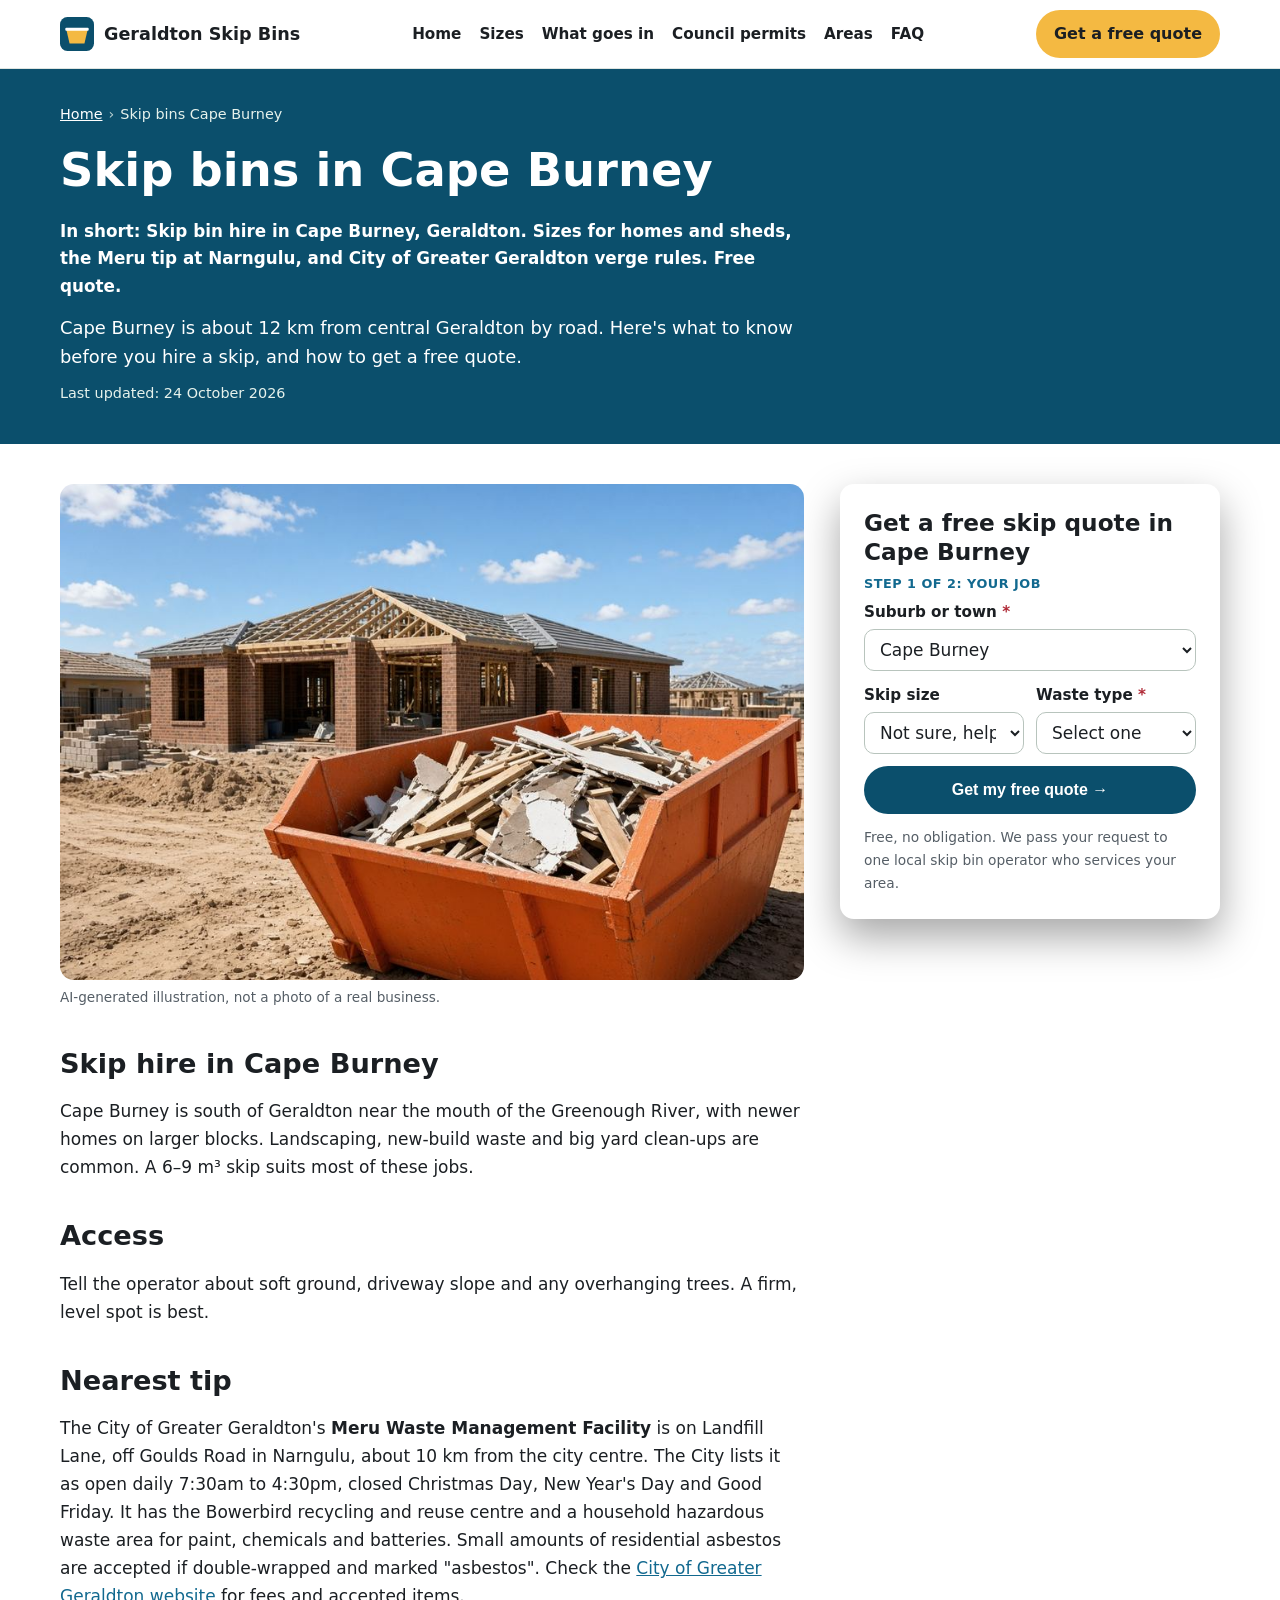
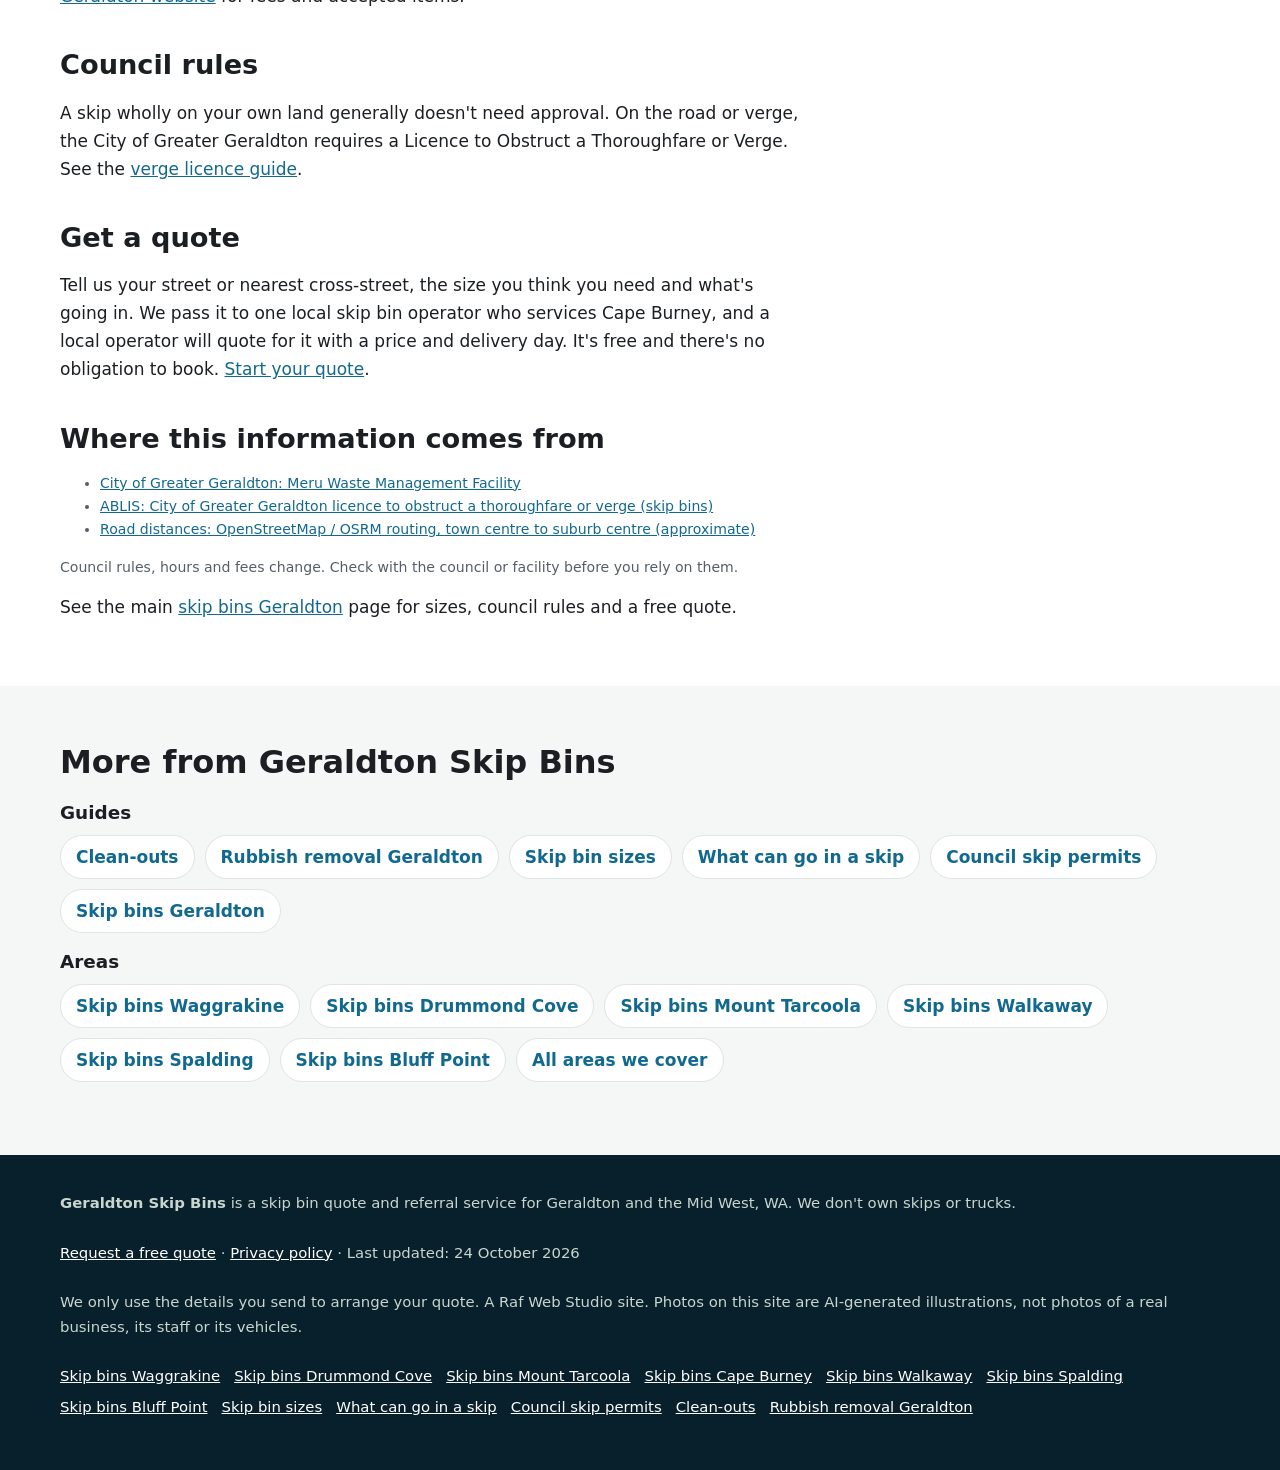
<file: skip-bins-cape-burney/index.html>
<!doctype html>
<html lang="en-AU">
<head>
<meta charset="utf-8">
<!-- Search Console verification meta tag goes here once the property is created -->
<meta name="viewport" content="width=device-width, initial-scale=1">
<title>Skip Bins Cape Burney | Free Skip Bin Hire Quotes, Cape Burney WA</title>
<meta name="description" content="Skip bin hire in Cape Burney, Geraldton. Sizes for homes and sheds, the Meru tip at Narngulu, and City of Greater Geraldton verge rules. Free quote.">
<link rel="canonical" href="https://geraldtonskipbins.com/skip-bins-cape-burney/">
<link rel="icon" href="/favicon.svg" type="image/svg+xml">
<meta name="theme-color" content="#0b4f6c">
<meta property="og:type" content="article">
<meta property="og:locale" content="en_AU">
<meta property="og:site_name" content="Geraldton Skip Bins">
<meta property="og:title" content="Skip Bins Cape Burney | Free Skip Bin Hire Quotes, Cape Burney WA">
<meta property="og:description" content="Skip bin hire in Cape Burney, Geraldton. Sizes for homes and sheds, the Meru tip at Narngulu, and City of Greater Geraldton verge rules. Free quote.">
<meta property="og:url" content="https://geraldtonskipbins.com/skip-bins-cape-burney/">
<meta property="og:image" content="https://geraldtonskipbins.com/img/hero.jpg">
<meta name="twitter:card" content="summary_large_image">
<script>document.documentElement.classList.add('js')</script>
<link rel="stylesheet" href="/styles.css">

<!-- Google tag (gtag.js) -->
<script async src="https://www.googletagmanager.com/gtag/js?id=G-982G1D11M5"></script>
<script>
  window.dataLayer = window.dataLayer || [];
  function gtag(){dataLayer.push(arguments);}
  gtag('js', new Date());
  gtag('config', 'G-982G1D11M5');
</script>

<script type="application/ld+json">
{
 "@context": "https://schema.org",
 "@type": "WebPage",
 "@id": "https://geraldtonskipbins.com/skip-bins-cape-burney/#webpage",
 "url": "https://geraldtonskipbins.com/skip-bins-cape-burney/",
 "name": "Skip Bins Cape Burney | Free Skip Bin Hire Quotes, Cape Burney WA",
 "description": "Skip bin hire in Cape Burney, Geraldton. Sizes for homes and sheds, the Meru tip at Narngulu, and City of Greater Geraldton verge rules. Free quote.",
 "inLanguage": "en-AU",
 "dateModified": "2026-10-24",
 "isPartOf": {
  "@id": "https://geraldtonskipbins.com/#website"
 }
}
</script>
<script type="application/ld+json">
{
 "@context": "https://schema.org",
 "@type": "BreadcrumbList",
 "itemListElement": [
  {
   "@type": "ListItem",
   "position": 1,
   "name": "Home",
   "item": "https://geraldtonskipbins.com/"
  },
  {
   "@type": "ListItem",
   "position": 2,
   "name": "Skip bins Cape Burney",
   "item": "https://geraldtonskipbins.com/skip-bins-cape-burney/"
  }
 ]
}
</script>
<script type="application/ld+json">
{
 "@context": "https://schema.org",
 "@type": "Service",
 "@id": "https://geraldtonskipbins.com/skip-bins-cape-burney/#service",
 "name": "Skip bin hire quotes in Cape Burney",
 "serviceType": "Skip bin hire",
 "description": "Skip bin hire in Cape Burney, Geraldton. Sizes for homes and sheds, the Meru tip at Narngulu, and City of Greater Geraldton verge rules. Free quote.",
 "url": "https://geraldtonskipbins.com/skip-bins-cape-burney/",
 "provider": {
  "@type": "Organization",
  "name": "Geraldton Skip Bins",
  "url": "https://geraldtonskipbins.com/"
 },
 "areaServed": [
  {
   "@type": "Place",
   "name": "Cape Burney, WA"
  }
 ]
}
</script>
</head>
<body>
<a class="skip-link" href="#main">Skip to content</a>

<header class="site-header">
  <div class="wrap">
    <a class="brand" href="/" aria-label="Geraldton Skip Bins home">
      <svg viewBox="0 0 64 64" aria-hidden="true"><rect width="64" height="64" rx="14" fill="#0b4f6c"/><path d="M12 24h40l-6 26H18z" fill="#f4b942"/><rect x="10" y="20" width="44" height="6" rx="2" fill="#fff"/></svg>
      Geraldton Skip Bins
    </a>
    <nav class="nav" aria-label="Main">
      <a href="/">Home</a>
      <a href="/skip-bin-sizes/">Sizes</a>
      <a href="/what-can-go-in-a-skip/">What goes in</a>
      <a href="/skip-bin-council-permit/">Council permits</a>
      <a href="/#areas">Areas</a>
      <a href="/#faq">FAQ</a>
    </nav>
    <a class="btn btn-call header-call" href="#quote">Get a free quote</a>
  </div>
</header>

<main id="main">
<section class="page-hero" aria-labelledby="h1">
  <div class="wrap">
    <nav class="crumbs" aria-label="Breadcrumb"><ol><li><a href="https://geraldtonskipbins.com/">Home</a></li><li aria-current="page">Skip bins Cape Burney</li></ol></nav>
    <h1 id="h1">Skip bins in Cape Burney</h1>
    <p class="summary">In short: Skip bin hire in Cape Burney, Geraldton. Sizes for homes and sheds, the Meru tip at Narngulu, and City of Greater Geraldton verge rules. Free quote.</p>
    <p class="lead">Cape Burney is about 12 km from central Geraldton by road. Here's what to know before you hire a skip, and how to get a free quote.</p>
    <p class="updated">Last updated: 24 October 2026</p>
  </div>
</section>
<div class="wrap page-grid">
  <article class="page-body">
<figure><img src="/img/card-build.jpg" width="900" height="600" style="aspect-ratio:3/2;object-fit:cover" alt="Illustration of a skip bin on a building site" decoding="async"><figcaption>AI-generated illustration, not a photo of a real business.</figcaption></figure>
<h2>Skip hire in Cape Burney</h2>
<p>Cape Burney is south of Geraldton near the mouth of the Greenough River, with newer homes on larger blocks. Landscaping, new-build waste and big yard clean-ups are common. A 6–9 m³ skip suits most of these jobs.</p>
<h2>Access</h2>
<p>Tell the operator about soft ground, driveway slope and any overhanging trees. A firm, level spot is best.</p>
<h2>Nearest tip</h2>
<p>The City of Greater Geraldton's <strong>Meru Waste Management Facility</strong> is on Landfill Lane, off Goulds Road in Narngulu, about 10 km from the city centre. The City lists it as open daily 7:30am to 4:30pm, closed Christmas Day, New Year's Day and Good Friday. It has the Bowerbird recycling and reuse centre and a household hazardous waste area for paint, chemicals and batteries. Small amounts of residential asbestos are accepted if double-wrapped and marked "asbestos". Check the <a href="https://www.cgg.wa.gov.au/" rel="noopener">City of Greater Geraldton website</a> for fees and accepted items.</p>
<h2>Council rules</h2>
<p>A skip wholly on your own land generally doesn't need approval. On the road or verge, the City of Greater Geraldton requires a Licence to Obstruct a Thoroughfare or Verge. See the <a href="/skip-bin-council-permit/">verge licence guide</a>.</p>
<h2>Get a quote</h2>
<p>Tell us your street or nearest cross-street, the size you think you need and what's going in. We pass it to one local skip bin operator who services Cape Burney, and a local operator will quote for it with a price and delivery day. It's free and there's no obligation to book. <a href="#quote">Start your quote</a>.</p>
<h2>Where this information comes from</h2>
<ul class="sources"><li><a href="https://www.cgg.wa.gov.au/residents/my-home/waste-and-resource-recovery-services/meru-waste-management-facility.aspx" rel="noopener">City of Greater Geraldton: Meru Waste Management Facility</a></li><li><a href="https://ablis.business.gov.au/service/wa/vergeside-skip-bin-program-application/18049" rel="noopener">ABLIS: City of Greater Geraldton licence to obstruct a thoroughfare or verge (skip bins)</a></li><li><a href="https://www.openstreetmap.org/" rel="noopener">Road distances: OpenStreetMap / OSRM routing, town centre to suburb centre (approximate)</a></li></ul>
<p class="sources">Council rules, hours and fees change. Check with the council or facility before you rely on them.</p>

<p class="home-link">See the main <a href="/">skip bins Geraldton</a> page for sizes, council rules and a free quote.</p>
  </article>
  <aside class="page-aside">
    <div class="hero-form-card" id="quote">
      <h2 id="quote-h">Get a free skip quote in Cape Burney</h2>
      <form class="quote-form two-step" id="quote-form" action="https://formsubmit.co/quotes@geraldtonskipbins.com" method="post" novalidate>
        <input type="hidden" name="_subject" value="New quote request – geraldtonskipbins.com">
        <input type="hidden" name="_captcha" value="true">
        <input type="hidden" name="_template" value="table">
        <input type="hidden" name="_next" value="https://geraldtonskipbins.com/thanks.html?lead=1">
        <input type="hidden" name="_autoresponse" value="Thanks for your skip bin request. We&#x27;ve received it and are passing it to a local operator, who&#x27;ll be in touch shortly with availability and a price.">
        <input type="text" name="_honey" style="display:none" tabindex="-1" autocomplete="off" aria-hidden="true">
        <input type="hidden" name="source" value="geraldtonskipbins.com">
        <input type="hidden" name="page" value="/skip-bins-cape-burney/">
        <fieldset class="step step-1">
          <legend class="step-label">Step 1 of 2: your job</legend>
          <div class="full"><label for="suburb">Suburb or town <span class="req" aria-hidden="true">*</span></label>
            <select id="suburb" name="suburb" required><option value="">Choose your suburb</option><option>Geraldton</option><option>Beresford</option><option>Bluff Point</option><option>Spalding</option><option>Sunset Beach</option><option>Tarcoola Beach</option><option>Mount Tarcoola</option><option>Wonthella</option><option>Rangeway</option><option>Utakarra</option><option>Karloo</option><option>Strathalbyn</option><option>Wandina</option><option>Woorree</option><option>Waggrakine</option><option>Drummond Cove</option><option>Glenfield</option><option selected>Cape Burney</option><option>Narngulu</option><option>Moonyoonooka</option><option>Walkaway</option><option value="Other">Other (tell us below)</option></select></div>
          <div class="full other-wrap"><label for="suburb_other">Other suburb or town</label><input id="suburb_other" name="suburb_other" type="text" autocomplete="address-level2"></div>
          <div><label for="size">Skip size</label>
            <select id="size" name="skip_size"><option value="Not sure">Not sure, help me choose</option><option>Skip bag (about 1 m³)</option><option>2 m³</option><option>3 m³</option><option>4 m³</option><option>6 m³</option><option>8 m³</option><option>9 m³</option><option>10–12 m³</option><option>Larger / hook-lift</option></select></div>
          <div><label for="waste">Waste type <span class="req" aria-hidden="true">*</span></label>
            <select id="waste" name="waste_type" required><option value="">Select one</option><option>General household</option><option>Green waste</option><option>Mixed renovation / building</option><option>Soil, concrete or bricks</option><option>Mixed, not sure</option><option>May contain asbestos</option></select></div>
          <div class="full js-only"><button class="btn btn-primary btn-block" type="button" id="to-step-2">Get my free quote →</button></div>
          <p class="microcopy full">Free, no obligation. We pass your request to one local skip bin operator who services your area.</p>
          <p class="form-error full" id="step1-error" role="alert" hidden>Please choose your suburb and waste type.</p>
        </fieldset>
        <fieldset class="step step-2" id="step-2">
          <legend class="step-label">Step 2 of 2: your details</legend>
          <div><label for="name">Name <span class="req" aria-hidden="true">*</span></label><input id="name" name="name" type="text" autocomplete="name" required></div>
          <div><label for="phone">Phone <span class="req" aria-hidden="true">*</span></label><input id="phone" name="phone" type="tel" autocomplete="tel" inputmode="tel" required></div>
          <div><label for="email">Email</label><input id="email" name="email" type="email" autocomplete="email"></div>
          <div><label for="date">Delivery date</label><input id="date" name="preferred_date" type="date"></div>
          <div class="full"><label for="message">Anything else?</label><textarea id="message" name="message" rows="2" placeholder="e.g. beach house clean-out, sandy driveway, verge placement, 7 days"></textarea></div>
          <p class="consent full">By sending this form you agree we can share your details with one local skip bin operator so they can quote for your job. See our <a href="/privacy.html">privacy policy</a>.</p>
          <div class="full step2-actions"><button class="btn btn-primary" type="submit">Send my quote request</button><button class="btn-link js-only" type="button" id="back-1">← Back</button></div>
        </fieldset>
      </form>
    </div>
  </aside>
</div>
<section class="alt" aria-labelledby="more-h">
  <div class="wrap">
    <h2 id="more-h">More from Geraldton Skip Bins</h2>
    <h3>Guides</h3>
    <ul class="link-list"><li><a href="/clean-outs/">Clean-outs</a></li><li><a href="/rubbish-removal-geraldton/">Rubbish removal Geraldton</a></li><li><a href="/skip-bin-sizes/">Skip bin sizes</a></li><li><a href="/what-can-go-in-a-skip/">What can go in a skip</a></li><li><a href="/skip-bin-council-permit/">Council skip permits</a></li><li><a href="/">Skip bins Geraldton</a></li></ul>
    <h3>Areas</h3>
    <ul class="link-list"><li><a href="/skip-bins-waggrakine/">Skip bins Waggrakine</a></li><li><a href="/skip-bins-drummond-cove/">Skip bins Drummond Cove</a></li><li><a href="/skip-bins-mount-tarcoola/">Skip bins Mount Tarcoola</a></li><li><a href="/skip-bins-walkaway/">Skip bins Walkaway</a></li><li><a href="/skip-bins-spalding/">Skip bins Spalding</a></li><li><a href="/skip-bins-bluff-point/">Skip bins Bluff Point</a></li><li><a href="/#areas">All areas we cover</a></li></ul>
  </div>
</section>
</main>

<footer class="site-footer">
  <div class="wrap">
    <p><strong>Geraldton Skip Bins</strong> is a skip bin quote and referral service for Geraldton and the Mid West, WA. We don't own skips or trucks.</p>
    <p><a href="#quote">Request a free quote</a> · <a href="/privacy.html">Privacy policy</a> · Last updated: 24 October 2026</p>
    <p>We only use the details you send to arrange your quote. A Raf Web Studio site. Photos on this site are AI-generated illustrations, not photos of a real business, its staff or its vehicles.</p>
    <p class="footer-links"><a href="/skip-bins-waggrakine/">Skip bins Waggrakine</a> <a href="/skip-bins-drummond-cove/">Skip bins Drummond Cove</a> <a href="/skip-bins-mount-tarcoola/">Skip bins Mount Tarcoola</a> <a href="/skip-bins-cape-burney/">Skip bins Cape Burney</a> <a href="/skip-bins-walkaway/">Skip bins Walkaway</a> <a href="/skip-bins-spalding/">Skip bins Spalding</a> <a href="/skip-bins-bluff-point/">Skip bins Bluff Point</a> <a href="/skip-bin-sizes/">Skip bin sizes</a> <a href="/what-can-go-in-a-skip/">What can go in a skip</a> <a href="/skip-bin-council-permit/">Council skip permits</a> <a href="/clean-outs/">Clean-outs</a> <a href="/rubbish-removal-geraldton/">Rubbish removal Geraldton</a></p>
  </div>
</footer>

<div class="mobile-call" aria-label="Quick contact">
  <a class="btn btn-call" href="#quote">Get a free quote</a>
</div>
<script src="/form.js" defer></script>
</body>
</html>
</file>
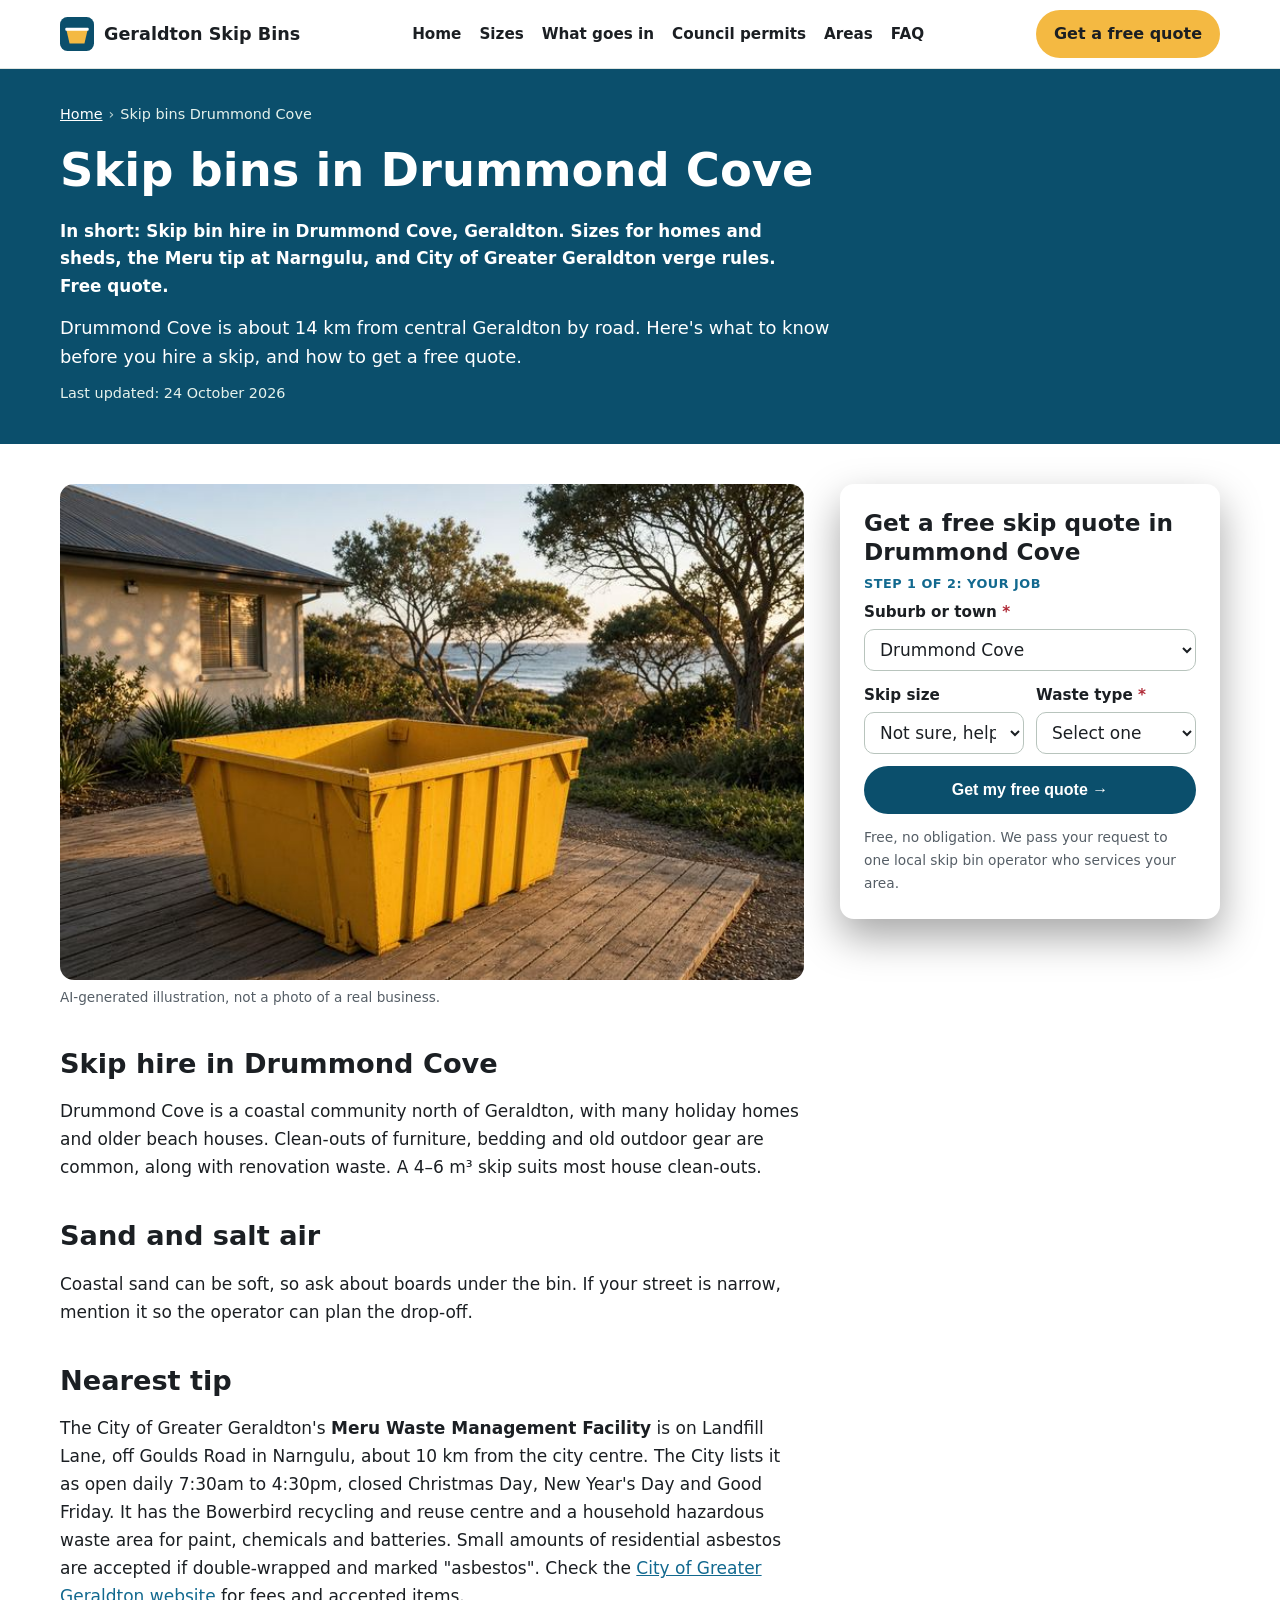
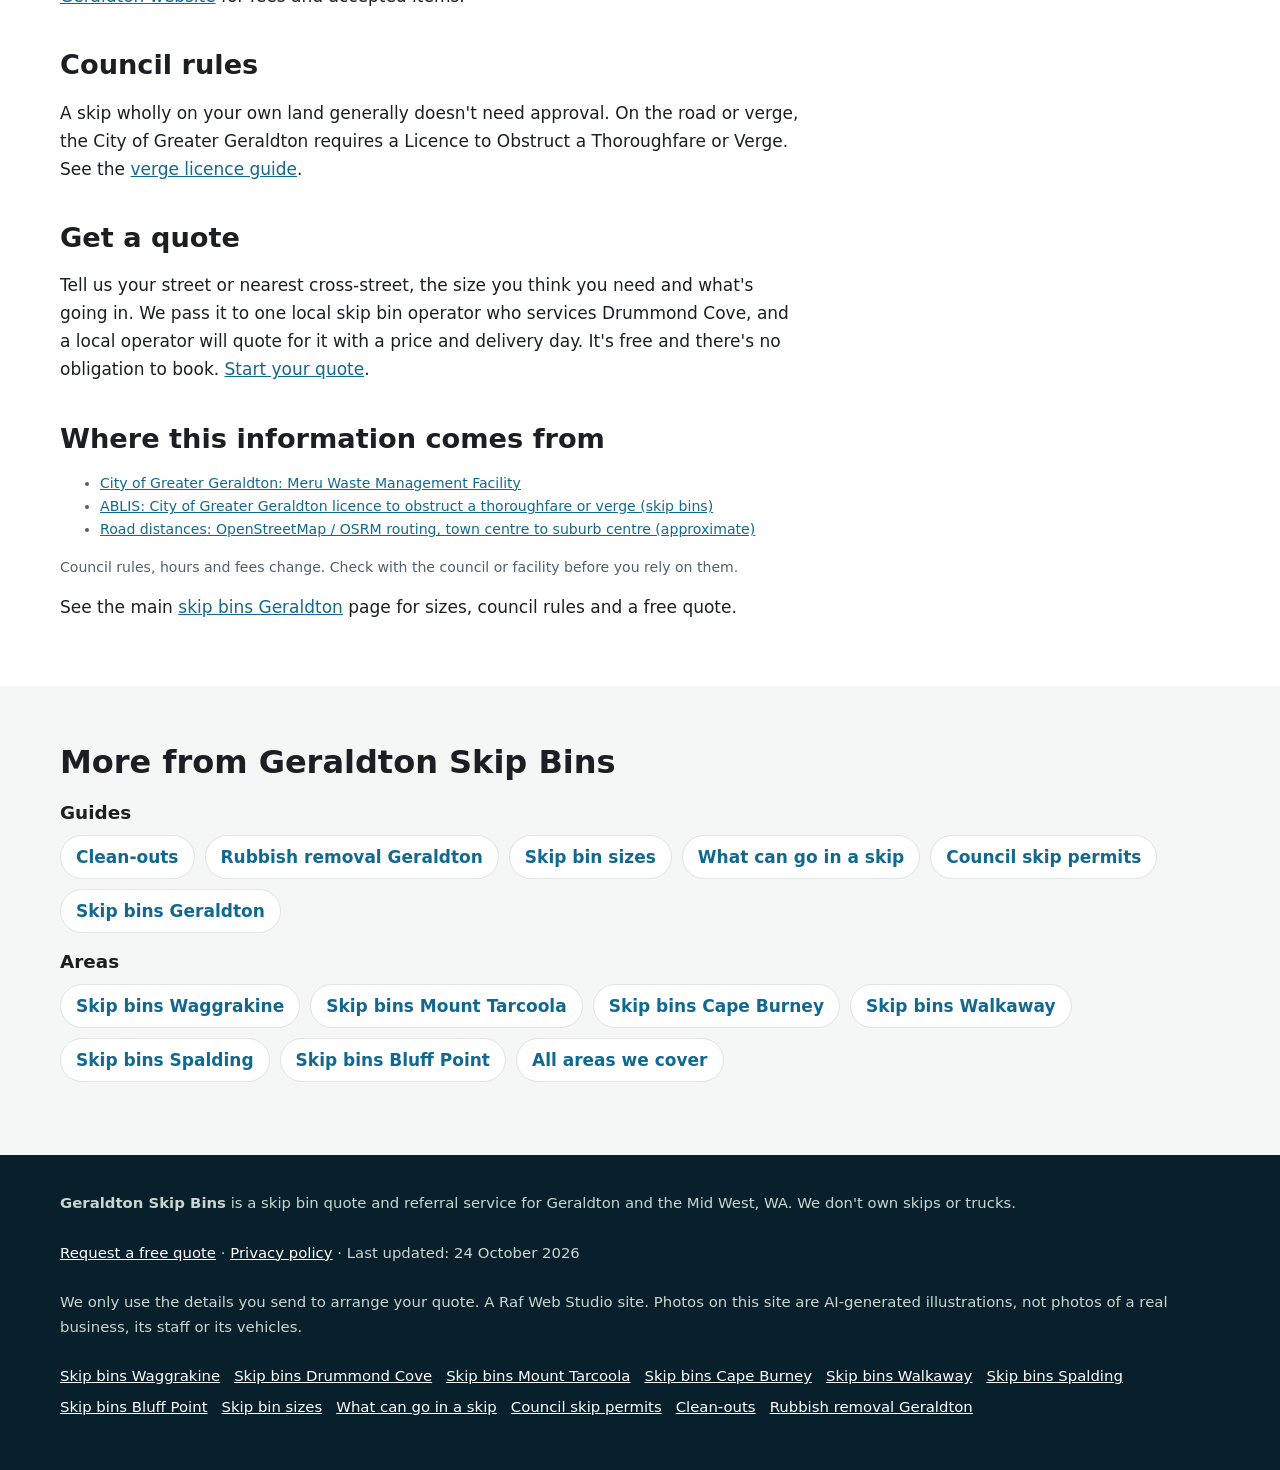
<file: skip-bins-drummond-cove/index.html>
<!doctype html>
<html lang="en-AU">
<head>
<meta charset="utf-8">
<!-- Search Console verification meta tag goes here once the property is created -->
<meta name="viewport" content="width=device-width, initial-scale=1">
<title>Skip Bins Drummond Cove | Free Skip Bin Hire Quotes, Drummond Cove WA</title>
<meta name="description" content="Skip bin hire in Drummond Cove, Geraldton. Sizes for homes and sheds, the Meru tip at Narngulu, and City of Greater Geraldton verge rules. Free quote.">
<link rel="canonical" href="https://geraldtonskipbins.com/skip-bins-drummond-cove/">
<link rel="icon" href="/favicon.svg" type="image/svg+xml">
<meta name="theme-color" content="#0b4f6c">
<meta property="og:type" content="article">
<meta property="og:locale" content="en_AU">
<meta property="og:site_name" content="Geraldton Skip Bins">
<meta property="og:title" content="Skip Bins Drummond Cove | Free Skip Bin Hire Quotes, Drummond Cove WA">
<meta property="og:description" content="Skip bin hire in Drummond Cove, Geraldton. Sizes for homes and sheds, the Meru tip at Narngulu, and City of Greater Geraldton verge rules. Free quote.">
<meta property="og:url" content="https://geraldtonskipbins.com/skip-bins-drummond-cove/">
<meta property="og:image" content="https://geraldtonskipbins.com/img/hero.jpg">
<meta name="twitter:card" content="summary_large_image">
<script>document.documentElement.classList.add('js')</script>
<link rel="stylesheet" href="/styles.css">

<!-- Google tag (gtag.js) -->
<script async src="https://www.googletagmanager.com/gtag/js?id=G-982G1D11M5"></script>
<script>
  window.dataLayer = window.dataLayer || [];
  function gtag(){dataLayer.push(arguments);}
  gtag('js', new Date());
  gtag('config', 'G-982G1D11M5');
</script>

<script type="application/ld+json">
{
 "@context": "https://schema.org",
 "@type": "WebPage",
 "@id": "https://geraldtonskipbins.com/skip-bins-drummond-cove/#webpage",
 "url": "https://geraldtonskipbins.com/skip-bins-drummond-cove/",
 "name": "Skip Bins Drummond Cove | Free Skip Bin Hire Quotes, Drummond Cove WA",
 "description": "Skip bin hire in Drummond Cove, Geraldton. Sizes for homes and sheds, the Meru tip at Narngulu, and City of Greater Geraldton verge rules. Free quote.",
 "inLanguage": "en-AU",
 "dateModified": "2026-10-24",
 "isPartOf": {
  "@id": "https://geraldtonskipbins.com/#website"
 }
}
</script>
<script type="application/ld+json">
{
 "@context": "https://schema.org",
 "@type": "BreadcrumbList",
 "itemListElement": [
  {
   "@type": "ListItem",
   "position": 1,
   "name": "Home",
   "item": "https://geraldtonskipbins.com/"
  },
  {
   "@type": "ListItem",
   "position": 2,
   "name": "Skip bins Drummond Cove",
   "item": "https://geraldtonskipbins.com/skip-bins-drummond-cove/"
  }
 ]
}
</script>
<script type="application/ld+json">
{
 "@context": "https://schema.org",
 "@type": "Service",
 "@id": "https://geraldtonskipbins.com/skip-bins-drummond-cove/#service",
 "name": "Skip bin hire quotes in Drummond Cove",
 "serviceType": "Skip bin hire",
 "description": "Skip bin hire in Drummond Cove, Geraldton. Sizes for homes and sheds, the Meru tip at Narngulu, and City of Greater Geraldton verge rules. Free quote.",
 "url": "https://geraldtonskipbins.com/skip-bins-drummond-cove/",
 "provider": {
  "@type": "Organization",
  "name": "Geraldton Skip Bins",
  "url": "https://geraldtonskipbins.com/"
 },
 "areaServed": [
  {
   "@type": "Place",
   "name": "Drummond Cove, WA"
  }
 ]
}
</script>
</head>
<body>
<a class="skip-link" href="#main">Skip to content</a>

<header class="site-header">
  <div class="wrap">
    <a class="brand" href="/" aria-label="Geraldton Skip Bins home">
      <svg viewBox="0 0 64 64" aria-hidden="true"><rect width="64" height="64" rx="14" fill="#0b4f6c"/><path d="M12 24h40l-6 26H18z" fill="#f4b942"/><rect x="10" y="20" width="44" height="6" rx="2" fill="#fff"/></svg>
      Geraldton Skip Bins
    </a>
    <nav class="nav" aria-label="Main">
      <a href="/">Home</a>
      <a href="/skip-bin-sizes/">Sizes</a>
      <a href="/what-can-go-in-a-skip/">What goes in</a>
      <a href="/skip-bin-council-permit/">Council permits</a>
      <a href="/#areas">Areas</a>
      <a href="/#faq">FAQ</a>
    </nav>
    <a class="btn btn-call header-call" href="#quote">Get a free quote</a>
  </div>
</header>

<main id="main">
<section class="page-hero" aria-labelledby="h1">
  <div class="wrap">
    <nav class="crumbs" aria-label="Breadcrumb"><ol><li><a href="https://geraldtonskipbins.com/">Home</a></li><li aria-current="page">Skip bins Drummond Cove</li></ol></nav>
    <h1 id="h1">Skip bins in Drummond Cove</h1>
    <p class="summary">In short: Skip bin hire in Drummond Cove, Geraldton. Sizes for homes and sheds, the Meru tip at Narngulu, and City of Greater Geraldton verge rules. Free quote.</p>
    <p class="lead">Drummond Cove is about 14 km from central Geraldton by road. Here's what to know before you hire a skip, and how to get a free quote.</p>
    <p class="updated">Last updated: 24 October 2026</p>
  </div>
</section>
<div class="wrap page-grid">
  <article class="page-body">
<figure><img src="/img/step3.jpg" width="900" height="600" style="aspect-ratio:3/2;object-fit:cover" alt="Illustration of a skip bin on a coastal property" decoding="async"><figcaption>AI-generated illustration, not a photo of a real business.</figcaption></figure>
<h2>Skip hire in Drummond Cove</h2>
<p>Drummond Cove is a coastal community north of Geraldton, with many holiday homes and older beach houses. Clean-outs of furniture, bedding and old outdoor gear are common, along with renovation waste. A 4–6 m³ skip suits most house clean-outs.</p>
<h2>Sand and salt air</h2>
<p>Coastal sand can be soft, so ask about boards under the bin. If your street is narrow, mention it so the operator can plan the drop-off.</p>
<h2>Nearest tip</h2>
<p>The City of Greater Geraldton's <strong>Meru Waste Management Facility</strong> is on Landfill Lane, off Goulds Road in Narngulu, about 10 km from the city centre. The City lists it as open daily 7:30am to 4:30pm, closed Christmas Day, New Year's Day and Good Friday. It has the Bowerbird recycling and reuse centre and a household hazardous waste area for paint, chemicals and batteries. Small amounts of residential asbestos are accepted if double-wrapped and marked "asbestos". Check the <a href="https://www.cgg.wa.gov.au/" rel="noopener">City of Greater Geraldton website</a> for fees and accepted items.</p>
<h2>Council rules</h2>
<p>A skip wholly on your own land generally doesn't need approval. On the road or verge, the City of Greater Geraldton requires a Licence to Obstruct a Thoroughfare or Verge. See the <a href="/skip-bin-council-permit/">verge licence guide</a>.</p>
<h2>Get a quote</h2>
<p>Tell us your street or nearest cross-street, the size you think you need and what's going in. We pass it to one local skip bin operator who services Drummond Cove, and a local operator will quote for it with a price and delivery day. It's free and there's no obligation to book. <a href="#quote">Start your quote</a>.</p>
<h2>Where this information comes from</h2>
<ul class="sources"><li><a href="https://www.cgg.wa.gov.au/residents/my-home/waste-and-resource-recovery-services/meru-waste-management-facility.aspx" rel="noopener">City of Greater Geraldton: Meru Waste Management Facility</a></li><li><a href="https://ablis.business.gov.au/service/wa/vergeside-skip-bin-program-application/18049" rel="noopener">ABLIS: City of Greater Geraldton licence to obstruct a thoroughfare or verge (skip bins)</a></li><li><a href="https://www.openstreetmap.org/" rel="noopener">Road distances: OpenStreetMap / OSRM routing, town centre to suburb centre (approximate)</a></li></ul>
<p class="sources">Council rules, hours and fees change. Check with the council or facility before you rely on them.</p>

<p class="home-link">See the main <a href="/">skip bins Geraldton</a> page for sizes, council rules and a free quote.</p>
  </article>
  <aside class="page-aside">
    <div class="hero-form-card" id="quote">
      <h2 id="quote-h">Get a free skip quote in Drummond Cove</h2>
      <form class="quote-form two-step" id="quote-form" action="https://formsubmit.co/quotes@geraldtonskipbins.com" method="post" novalidate>
        <input type="hidden" name="_subject" value="New quote request – geraldtonskipbins.com">
        <input type="hidden" name="_captcha" value="true">
        <input type="hidden" name="_template" value="table">
        <input type="hidden" name="_next" value="https://geraldtonskipbins.com/thanks.html?lead=1">
        <input type="hidden" name="_autoresponse" value="Thanks for your skip bin request. We&#x27;ve received it and are passing it to a local operator, who&#x27;ll be in touch shortly with availability and a price.">
        <input type="text" name="_honey" style="display:none" tabindex="-1" autocomplete="off" aria-hidden="true">
        <input type="hidden" name="source" value="geraldtonskipbins.com">
        <input type="hidden" name="page" value="/skip-bins-drummond-cove/">
        <fieldset class="step step-1">
          <legend class="step-label">Step 1 of 2: your job</legend>
          <div class="full"><label for="suburb">Suburb or town <span class="req" aria-hidden="true">*</span></label>
            <select id="suburb" name="suburb" required><option value="">Choose your suburb</option><option>Geraldton</option><option>Beresford</option><option>Bluff Point</option><option>Spalding</option><option>Sunset Beach</option><option>Tarcoola Beach</option><option>Mount Tarcoola</option><option>Wonthella</option><option>Rangeway</option><option>Utakarra</option><option>Karloo</option><option>Strathalbyn</option><option>Wandina</option><option>Woorree</option><option>Waggrakine</option><option selected>Drummond Cove</option><option>Glenfield</option><option>Cape Burney</option><option>Narngulu</option><option>Moonyoonooka</option><option>Walkaway</option><option value="Other">Other (tell us below)</option></select></div>
          <div class="full other-wrap"><label for="suburb_other">Other suburb or town</label><input id="suburb_other" name="suburb_other" type="text" autocomplete="address-level2"></div>
          <div><label for="size">Skip size</label>
            <select id="size" name="skip_size"><option value="Not sure">Not sure, help me choose</option><option>Skip bag (about 1 m³)</option><option>2 m³</option><option>3 m³</option><option>4 m³</option><option>6 m³</option><option>8 m³</option><option>9 m³</option><option>10–12 m³</option><option>Larger / hook-lift</option></select></div>
          <div><label for="waste">Waste type <span class="req" aria-hidden="true">*</span></label>
            <select id="waste" name="waste_type" required><option value="">Select one</option><option>General household</option><option>Green waste</option><option>Mixed renovation / building</option><option>Soil, concrete or bricks</option><option>Mixed, not sure</option><option>May contain asbestos</option></select></div>
          <div class="full js-only"><button class="btn btn-primary btn-block" type="button" id="to-step-2">Get my free quote →</button></div>
          <p class="microcopy full">Free, no obligation. We pass your request to one local skip bin operator who services your area.</p>
          <p class="form-error full" id="step1-error" role="alert" hidden>Please choose your suburb and waste type.</p>
        </fieldset>
        <fieldset class="step step-2" id="step-2">
          <legend class="step-label">Step 2 of 2: your details</legend>
          <div><label for="name">Name <span class="req" aria-hidden="true">*</span></label><input id="name" name="name" type="text" autocomplete="name" required></div>
          <div><label for="phone">Phone <span class="req" aria-hidden="true">*</span></label><input id="phone" name="phone" type="tel" autocomplete="tel" inputmode="tel" required></div>
          <div><label for="email">Email</label><input id="email" name="email" type="email" autocomplete="email"></div>
          <div><label for="date">Delivery date</label><input id="date" name="preferred_date" type="date"></div>
          <div class="full"><label for="message">Anything else?</label><textarea id="message" name="message" rows="2" placeholder="e.g. beach house clean-out, sandy driveway, verge placement, 7 days"></textarea></div>
          <p class="consent full">By sending this form you agree we can share your details with one local skip bin operator so they can quote for your job. See our <a href="/privacy.html">privacy policy</a>.</p>
          <div class="full step2-actions"><button class="btn btn-primary" type="submit">Send my quote request</button><button class="btn-link js-only" type="button" id="back-1">← Back</button></div>
        </fieldset>
      </form>
    </div>
  </aside>
</div>
<section class="alt" aria-labelledby="more-h">
  <div class="wrap">
    <h2 id="more-h">More from Geraldton Skip Bins</h2>
    <h3>Guides</h3>
    <ul class="link-list"><li><a href="/clean-outs/">Clean-outs</a></li><li><a href="/rubbish-removal-geraldton/">Rubbish removal Geraldton</a></li><li><a href="/skip-bin-sizes/">Skip bin sizes</a></li><li><a href="/what-can-go-in-a-skip/">What can go in a skip</a></li><li><a href="/skip-bin-council-permit/">Council skip permits</a></li><li><a href="/">Skip bins Geraldton</a></li></ul>
    <h3>Areas</h3>
    <ul class="link-list"><li><a href="/skip-bins-waggrakine/">Skip bins Waggrakine</a></li><li><a href="/skip-bins-mount-tarcoola/">Skip bins Mount Tarcoola</a></li><li><a href="/skip-bins-cape-burney/">Skip bins Cape Burney</a></li><li><a href="/skip-bins-walkaway/">Skip bins Walkaway</a></li><li><a href="/skip-bins-spalding/">Skip bins Spalding</a></li><li><a href="/skip-bins-bluff-point/">Skip bins Bluff Point</a></li><li><a href="/#areas">All areas we cover</a></li></ul>
  </div>
</section>
</main>

<footer class="site-footer">
  <div class="wrap">
    <p><strong>Geraldton Skip Bins</strong> is a skip bin quote and referral service for Geraldton and the Mid West, WA. We don't own skips or trucks.</p>
    <p><a href="#quote">Request a free quote</a> · <a href="/privacy.html">Privacy policy</a> · Last updated: 24 October 2026</p>
    <p>We only use the details you send to arrange your quote. A Raf Web Studio site. Photos on this site are AI-generated illustrations, not photos of a real business, its staff or its vehicles.</p>
    <p class="footer-links"><a href="/skip-bins-waggrakine/">Skip bins Waggrakine</a> <a href="/skip-bins-drummond-cove/">Skip bins Drummond Cove</a> <a href="/skip-bins-mount-tarcoola/">Skip bins Mount Tarcoola</a> <a href="/skip-bins-cape-burney/">Skip bins Cape Burney</a> <a href="/skip-bins-walkaway/">Skip bins Walkaway</a> <a href="/skip-bins-spalding/">Skip bins Spalding</a> <a href="/skip-bins-bluff-point/">Skip bins Bluff Point</a> <a href="/skip-bin-sizes/">Skip bin sizes</a> <a href="/what-can-go-in-a-skip/">What can go in a skip</a> <a href="/skip-bin-council-permit/">Council skip permits</a> <a href="/clean-outs/">Clean-outs</a> <a href="/rubbish-removal-geraldton/">Rubbish removal Geraldton</a></p>
  </div>
</footer>

<div class="mobile-call" aria-label="Quick contact">
  <a class="btn btn-call" href="#quote">Get a free quote</a>
</div>
<script src="/form.js" defer></script>
</body>
</html>
</file>
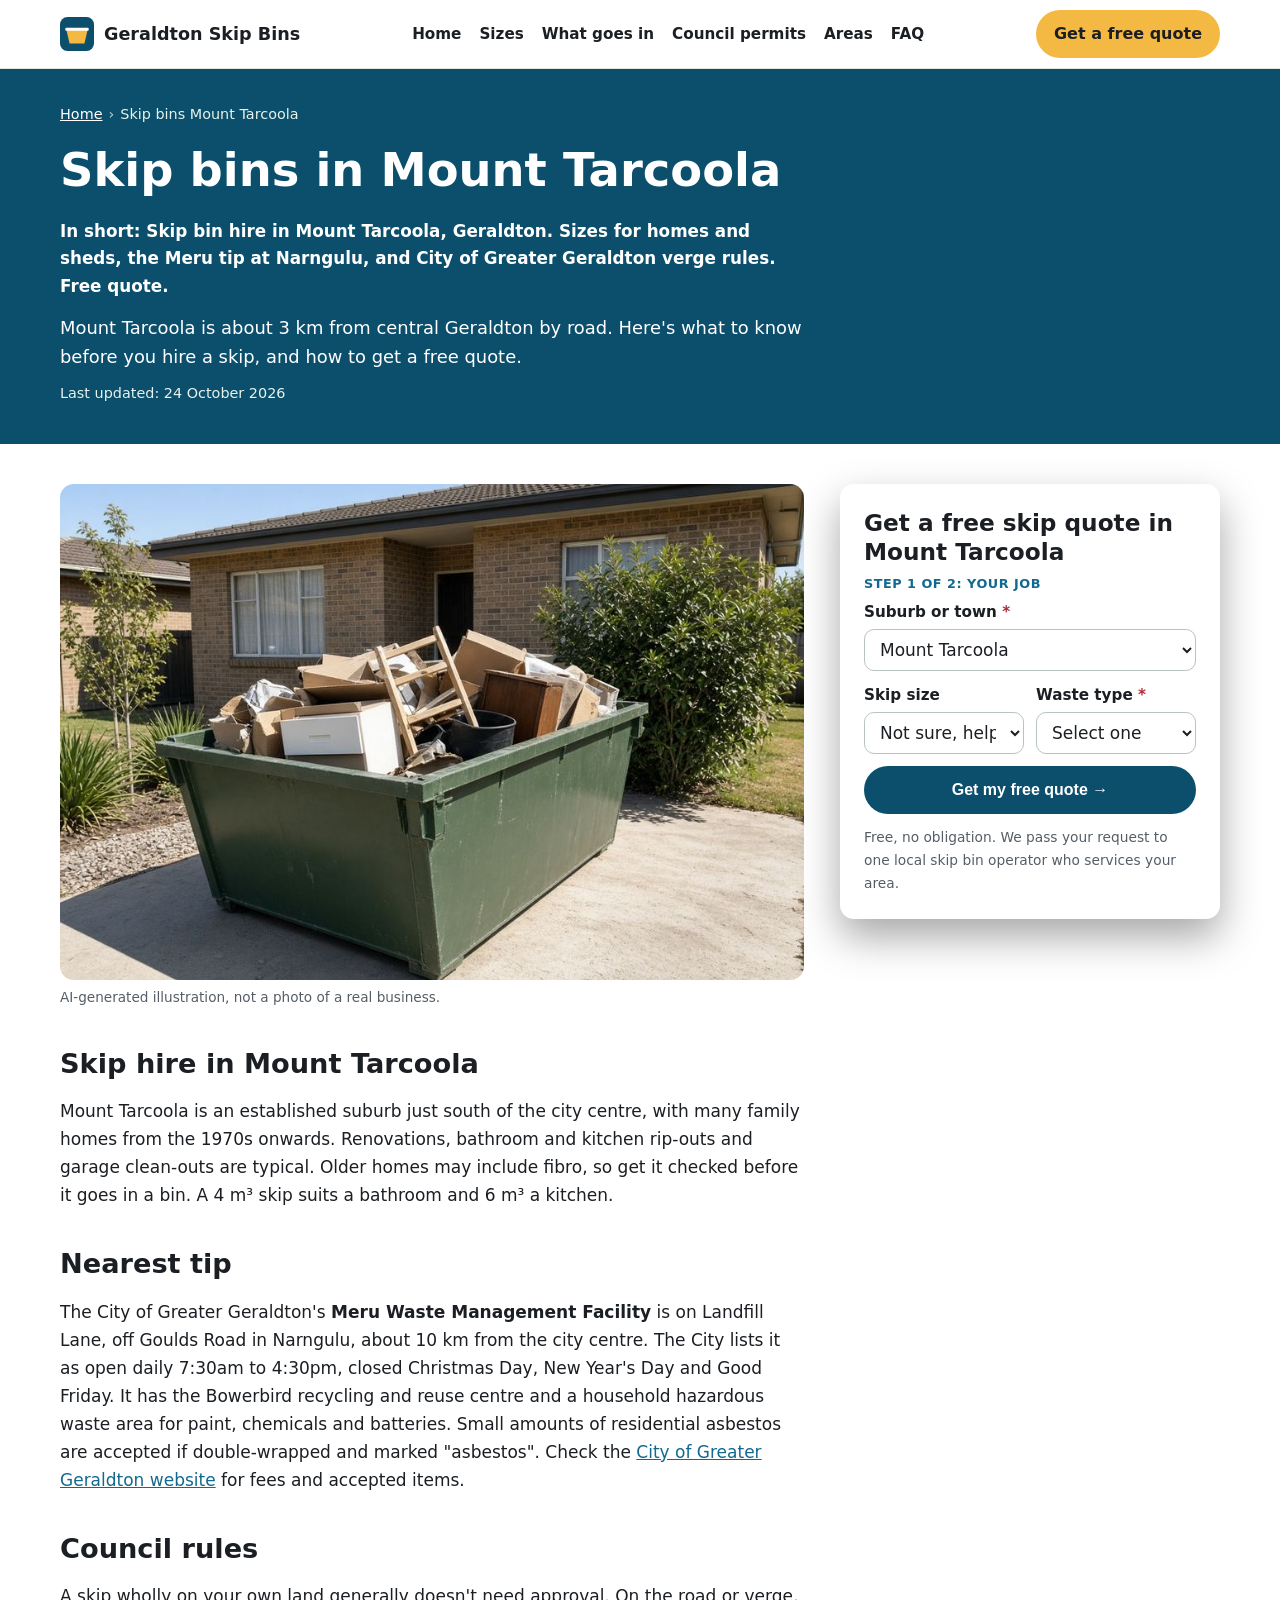
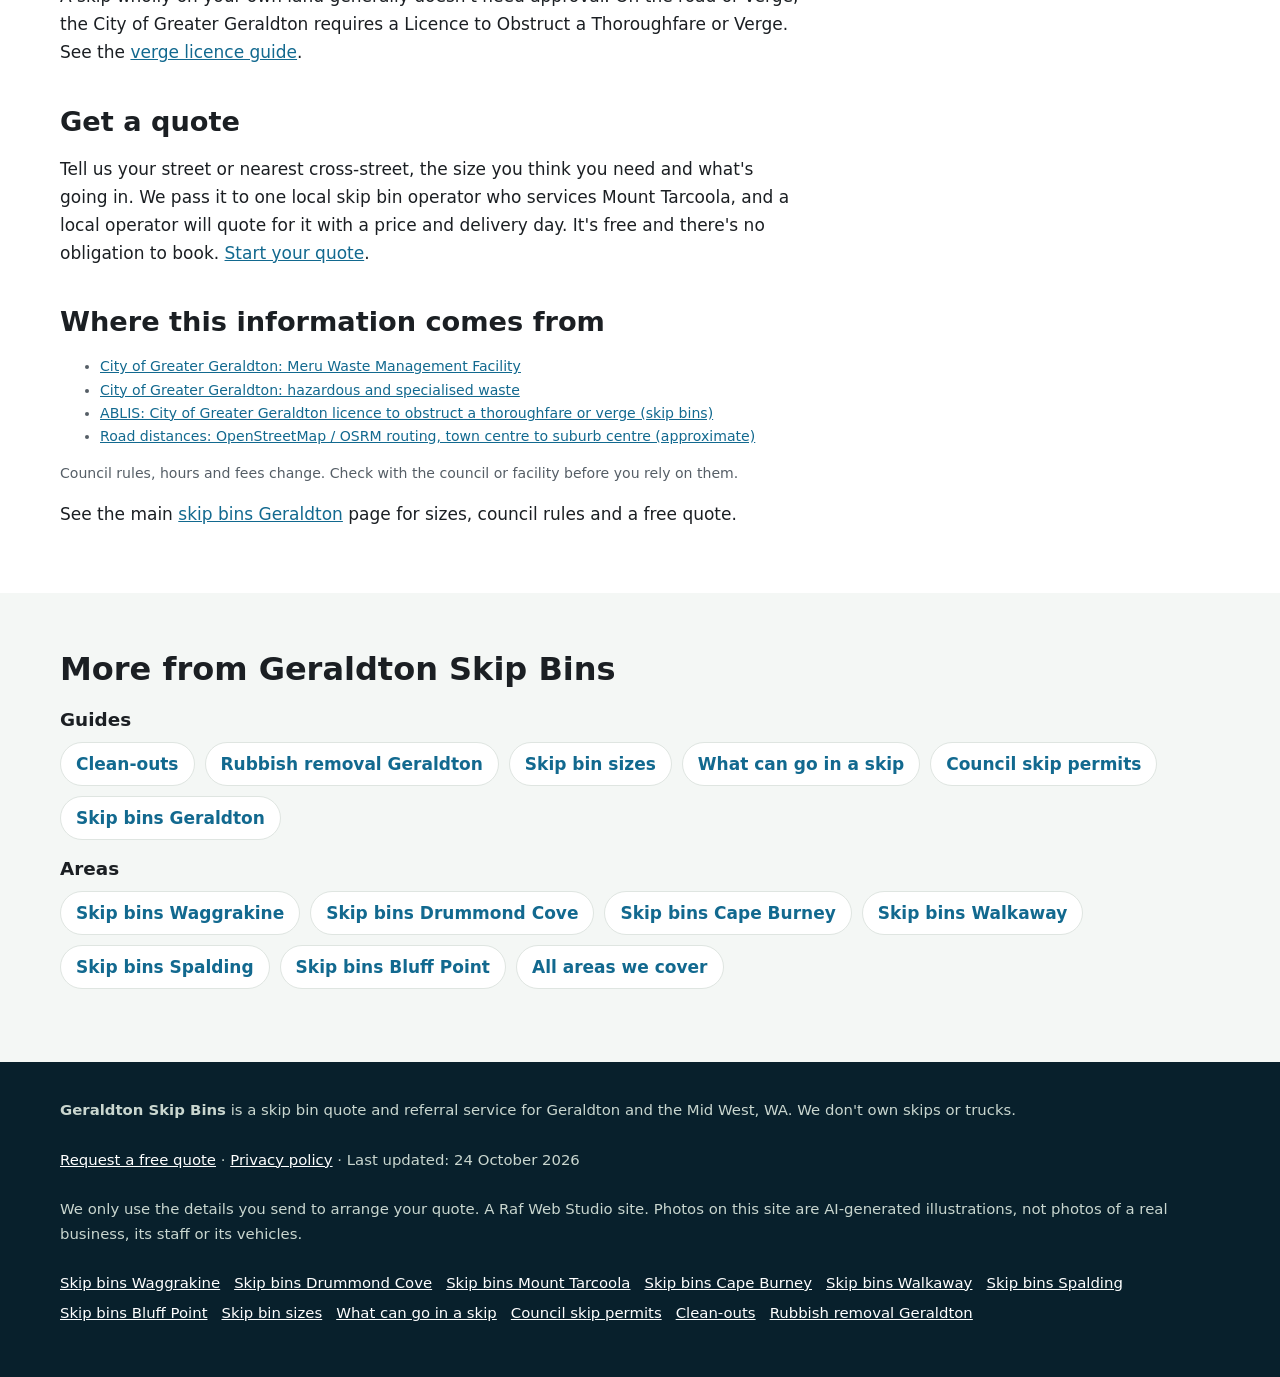
<file: skip-bins-mount-tarcoola/index.html>
<!doctype html>
<html lang="en-AU">
<head>
<meta charset="utf-8">
<!-- Search Console verification meta tag goes here once the property is created -->
<meta name="viewport" content="width=device-width, initial-scale=1">
<title>Skip Bins Mount Tarcoola | Free Skip Bin Hire Quotes, Mount Tarcoola WA</title>
<meta name="description" content="Skip bin hire in Mount Tarcoola, Geraldton. Sizes for homes and sheds, the Meru tip at Narngulu, and City of Greater Geraldton verge rules. Free quote.">
<link rel="canonical" href="https://geraldtonskipbins.com/skip-bins-mount-tarcoola/">
<link rel="icon" href="/favicon.svg" type="image/svg+xml">
<meta name="theme-color" content="#0b4f6c">
<meta property="og:type" content="article">
<meta property="og:locale" content="en_AU">
<meta property="og:site_name" content="Geraldton Skip Bins">
<meta property="og:title" content="Skip Bins Mount Tarcoola | Free Skip Bin Hire Quotes, Mount Tarcoola WA">
<meta property="og:description" content="Skip bin hire in Mount Tarcoola, Geraldton. Sizes for homes and sheds, the Meru tip at Narngulu, and City of Greater Geraldton verge rules. Free quote.">
<meta property="og:url" content="https://geraldtonskipbins.com/skip-bins-mount-tarcoola/">
<meta property="og:image" content="https://geraldtonskipbins.com/img/hero.jpg">
<meta name="twitter:card" content="summary_large_image">
<script>document.documentElement.classList.add('js')</script>
<link rel="stylesheet" href="/styles.css">

<!-- Google tag (gtag.js) -->
<script async src="https://www.googletagmanager.com/gtag/js?id=G-982G1D11M5"></script>
<script>
  window.dataLayer = window.dataLayer || [];
  function gtag(){dataLayer.push(arguments);}
  gtag('js', new Date());
  gtag('config', 'G-982G1D11M5');
</script>

<script type="application/ld+json">
{
 "@context": "https://schema.org",
 "@type": "WebPage",
 "@id": "https://geraldtonskipbins.com/skip-bins-mount-tarcoola/#webpage",
 "url": "https://geraldtonskipbins.com/skip-bins-mount-tarcoola/",
 "name": "Skip Bins Mount Tarcoola | Free Skip Bin Hire Quotes, Mount Tarcoola WA",
 "description": "Skip bin hire in Mount Tarcoola, Geraldton. Sizes for homes and sheds, the Meru tip at Narngulu, and City of Greater Geraldton verge rules. Free quote.",
 "inLanguage": "en-AU",
 "dateModified": "2026-10-24",
 "isPartOf": {
  "@id": "https://geraldtonskipbins.com/#website"
 }
}
</script>
<script type="application/ld+json">
{
 "@context": "https://schema.org",
 "@type": "BreadcrumbList",
 "itemListElement": [
  {
   "@type": "ListItem",
   "position": 1,
   "name": "Home",
   "item": "https://geraldtonskipbins.com/"
  },
  {
   "@type": "ListItem",
   "position": 2,
   "name": "Skip bins Mount Tarcoola",
   "item": "https://geraldtonskipbins.com/skip-bins-mount-tarcoola/"
  }
 ]
}
</script>
<script type="application/ld+json">
{
 "@context": "https://schema.org",
 "@type": "Service",
 "@id": "https://geraldtonskipbins.com/skip-bins-mount-tarcoola/#service",
 "name": "Skip bin hire quotes in Mount Tarcoola",
 "serviceType": "Skip bin hire",
 "description": "Skip bin hire in Mount Tarcoola, Geraldton. Sizes for homes and sheds, the Meru tip at Narngulu, and City of Greater Geraldton verge rules. Free quote.",
 "url": "https://geraldtonskipbins.com/skip-bins-mount-tarcoola/",
 "provider": {
  "@type": "Organization",
  "name": "Geraldton Skip Bins",
  "url": "https://geraldtonskipbins.com/"
 },
 "areaServed": [
  {
   "@type": "Place",
   "name": "Mount Tarcoola, WA"
  }
 ]
}
</script>
</head>
<body>
<a class="skip-link" href="#main">Skip to content</a>

<header class="site-header">
  <div class="wrap">
    <a class="brand" href="/" aria-label="Geraldton Skip Bins home">
      <svg viewBox="0 0 64 64" aria-hidden="true"><rect width="64" height="64" rx="14" fill="#0b4f6c"/><path d="M12 24h40l-6 26H18z" fill="#f4b942"/><rect x="10" y="20" width="44" height="6" rx="2" fill="#fff"/></svg>
      Geraldton Skip Bins
    </a>
    <nav class="nav" aria-label="Main">
      <a href="/">Home</a>
      <a href="/skip-bin-sizes/">Sizes</a>
      <a href="/what-can-go-in-a-skip/">What goes in</a>
      <a href="/skip-bin-council-permit/">Council permits</a>
      <a href="/#areas">Areas</a>
      <a href="/#faq">FAQ</a>
    </nav>
    <a class="btn btn-call header-call" href="#quote">Get a free quote</a>
  </div>
</header>

<main id="main">
<section class="page-hero" aria-labelledby="h1">
  <div class="wrap">
    <nav class="crumbs" aria-label="Breadcrumb"><ol><li><a href="https://geraldtonskipbins.com/">Home</a></li><li aria-current="page">Skip bins Mount Tarcoola</li></ol></nav>
    <h1 id="h1">Skip bins in Mount Tarcoola</h1>
    <p class="summary">In short: Skip bin hire in Mount Tarcoola, Geraldton. Sizes for homes and sheds, the Meru tip at Narngulu, and City of Greater Geraldton verge rules. Free quote.</p>
    <p class="lead">Mount Tarcoola is about 3 km from central Geraldton by road. Here's what to know before you hire a skip, and how to get a free quote.</p>
    <p class="updated">Last updated: 24 October 2026</p>
  </div>
</section>
<div class="wrap page-grid">
  <article class="page-body">
<figure><img src="/img/card-home.jpg" width="900" height="600" style="aspect-ratio:3/2;object-fit:cover" alt="Illustration of a skip bin outside a home during a clean-out" decoding="async"><figcaption>AI-generated illustration, not a photo of a real business.</figcaption></figure>
<h2>Skip hire in Mount Tarcoola</h2>
<p>Mount Tarcoola is an established suburb just south of the city centre, with many family homes from the 1970s onwards. Renovations, bathroom and kitchen rip-outs and garage clean-outs are typical. Older homes may include fibro, so get it checked before it goes in a bin. A 4 m³ skip suits a bathroom and 6 m³ a kitchen.</p>
<h2>Nearest tip</h2>
<p>The City of Greater Geraldton's <strong>Meru Waste Management Facility</strong> is on Landfill Lane, off Goulds Road in Narngulu, about 10 km from the city centre. The City lists it as open daily 7:30am to 4:30pm, closed Christmas Day, New Year's Day and Good Friday. It has the Bowerbird recycling and reuse centre and a household hazardous waste area for paint, chemicals and batteries. Small amounts of residential asbestos are accepted if double-wrapped and marked "asbestos". Check the <a href="https://www.cgg.wa.gov.au/" rel="noopener">City of Greater Geraldton website</a> for fees and accepted items.</p>
<h2>Council rules</h2>
<p>A skip wholly on your own land generally doesn't need approval. On the road or verge, the City of Greater Geraldton requires a Licence to Obstruct a Thoroughfare or Verge. See the <a href="/skip-bin-council-permit/">verge licence guide</a>.</p>
<h2>Get a quote</h2>
<p>Tell us your street or nearest cross-street, the size you think you need and what's going in. We pass it to one local skip bin operator who services Mount Tarcoola, and a local operator will quote for it with a price and delivery day. It's free and there's no obligation to book. <a href="#quote">Start your quote</a>.</p>
<h2>Where this information comes from</h2>
<ul class="sources"><li><a href="https://www.cgg.wa.gov.au/residents/my-home/waste-and-resource-recovery-services/meru-waste-management-facility.aspx" rel="noopener">City of Greater Geraldton: Meru Waste Management Facility</a></li><li><a href="https://www.cgg.wa.gov.au/hazardous-and-specialised-waste.aspx" rel="noopener">City of Greater Geraldton: hazardous and specialised waste</a></li><li><a href="https://ablis.business.gov.au/service/wa/vergeside-skip-bin-program-application/18049" rel="noopener">ABLIS: City of Greater Geraldton licence to obstruct a thoroughfare or verge (skip bins)</a></li><li><a href="https://www.openstreetmap.org/" rel="noopener">Road distances: OpenStreetMap / OSRM routing, town centre to suburb centre (approximate)</a></li></ul>
<p class="sources">Council rules, hours and fees change. Check with the council or facility before you rely on them.</p>

<p class="home-link">See the main <a href="/">skip bins Geraldton</a> page for sizes, council rules and a free quote.</p>
  </article>
  <aside class="page-aside">
    <div class="hero-form-card" id="quote">
      <h2 id="quote-h">Get a free skip quote in Mount Tarcoola</h2>
      <form class="quote-form two-step" id="quote-form" action="https://formsubmit.co/quotes@geraldtonskipbins.com" method="post" novalidate>
        <input type="hidden" name="_subject" value="New quote request – geraldtonskipbins.com">
        <input type="hidden" name="_captcha" value="true">
        <input type="hidden" name="_template" value="table">
        <input type="hidden" name="_next" value="https://geraldtonskipbins.com/thanks.html?lead=1">
        <input type="hidden" name="_autoresponse" value="Thanks for your skip bin request. We&#x27;ve received it and are passing it to a local operator, who&#x27;ll be in touch shortly with availability and a price.">
        <input type="text" name="_honey" style="display:none" tabindex="-1" autocomplete="off" aria-hidden="true">
        <input type="hidden" name="source" value="geraldtonskipbins.com">
        <input type="hidden" name="page" value="/skip-bins-mount-tarcoola/">
        <fieldset class="step step-1">
          <legend class="step-label">Step 1 of 2: your job</legend>
          <div class="full"><label for="suburb">Suburb or town <span class="req" aria-hidden="true">*</span></label>
            <select id="suburb" name="suburb" required><option value="">Choose your suburb</option><option>Geraldton</option><option>Beresford</option><option>Bluff Point</option><option>Spalding</option><option>Sunset Beach</option><option>Tarcoola Beach</option><option selected>Mount Tarcoola</option><option>Wonthella</option><option>Rangeway</option><option>Utakarra</option><option>Karloo</option><option>Strathalbyn</option><option>Wandina</option><option>Woorree</option><option>Waggrakine</option><option>Drummond Cove</option><option>Glenfield</option><option>Cape Burney</option><option>Narngulu</option><option>Moonyoonooka</option><option>Walkaway</option><option value="Other">Other (tell us below)</option></select></div>
          <div class="full other-wrap"><label for="suburb_other">Other suburb or town</label><input id="suburb_other" name="suburb_other" type="text" autocomplete="address-level2"></div>
          <div><label for="size">Skip size</label>
            <select id="size" name="skip_size"><option value="Not sure">Not sure, help me choose</option><option>Skip bag (about 1 m³)</option><option>2 m³</option><option>3 m³</option><option>4 m³</option><option>6 m³</option><option>8 m³</option><option>9 m³</option><option>10–12 m³</option><option>Larger / hook-lift</option></select></div>
          <div><label for="waste">Waste type <span class="req" aria-hidden="true">*</span></label>
            <select id="waste" name="waste_type" required><option value="">Select one</option><option>General household</option><option>Green waste</option><option>Mixed renovation / building</option><option>Soil, concrete or bricks</option><option>Mixed, not sure</option><option>May contain asbestos</option></select></div>
          <div class="full js-only"><button class="btn btn-primary btn-block" type="button" id="to-step-2">Get my free quote →</button></div>
          <p class="microcopy full">Free, no obligation. We pass your request to one local skip bin operator who services your area.</p>
          <p class="form-error full" id="step1-error" role="alert" hidden>Please choose your suburb and waste type.</p>
        </fieldset>
        <fieldset class="step step-2" id="step-2">
          <legend class="step-label">Step 2 of 2: your details</legend>
          <div><label for="name">Name <span class="req" aria-hidden="true">*</span></label><input id="name" name="name" type="text" autocomplete="name" required></div>
          <div><label for="phone">Phone <span class="req" aria-hidden="true">*</span></label><input id="phone" name="phone" type="tel" autocomplete="tel" inputmode="tel" required></div>
          <div><label for="email">Email</label><input id="email" name="email" type="email" autocomplete="email"></div>
          <div><label for="date">Delivery date</label><input id="date" name="preferred_date" type="date"></div>
          <div class="full"><label for="message">Anything else?</label><textarea id="message" name="message" rows="2" placeholder="e.g. beach house clean-out, sandy driveway, verge placement, 7 days"></textarea></div>
          <p class="consent full">By sending this form you agree we can share your details with one local skip bin operator so they can quote for your job. See our <a href="/privacy.html">privacy policy</a>.</p>
          <div class="full step2-actions"><button class="btn btn-primary" type="submit">Send my quote request</button><button class="btn-link js-only" type="button" id="back-1">← Back</button></div>
        </fieldset>
      </form>
    </div>
  </aside>
</div>
<section class="alt" aria-labelledby="more-h">
  <div class="wrap">
    <h2 id="more-h">More from Geraldton Skip Bins</h2>
    <h3>Guides</h3>
    <ul class="link-list"><li><a href="/clean-outs/">Clean-outs</a></li><li><a href="/rubbish-removal-geraldton/">Rubbish removal Geraldton</a></li><li><a href="/skip-bin-sizes/">Skip bin sizes</a></li><li><a href="/what-can-go-in-a-skip/">What can go in a skip</a></li><li><a href="/skip-bin-council-permit/">Council skip permits</a></li><li><a href="/">Skip bins Geraldton</a></li></ul>
    <h3>Areas</h3>
    <ul class="link-list"><li><a href="/skip-bins-waggrakine/">Skip bins Waggrakine</a></li><li><a href="/skip-bins-drummond-cove/">Skip bins Drummond Cove</a></li><li><a href="/skip-bins-cape-burney/">Skip bins Cape Burney</a></li><li><a href="/skip-bins-walkaway/">Skip bins Walkaway</a></li><li><a href="/skip-bins-spalding/">Skip bins Spalding</a></li><li><a href="/skip-bins-bluff-point/">Skip bins Bluff Point</a></li><li><a href="/#areas">All areas we cover</a></li></ul>
  </div>
</section>
</main>

<footer class="site-footer">
  <div class="wrap">
    <p><strong>Geraldton Skip Bins</strong> is a skip bin quote and referral service for Geraldton and the Mid West, WA. We don't own skips or trucks.</p>
    <p><a href="#quote">Request a free quote</a> · <a href="/privacy.html">Privacy policy</a> · Last updated: 24 October 2026</p>
    <p>We only use the details you send to arrange your quote. A Raf Web Studio site. Photos on this site are AI-generated illustrations, not photos of a real business, its staff or its vehicles.</p>
    <p class="footer-links"><a href="/skip-bins-waggrakine/">Skip bins Waggrakine</a> <a href="/skip-bins-drummond-cove/">Skip bins Drummond Cove</a> <a href="/skip-bins-mount-tarcoola/">Skip bins Mount Tarcoola</a> <a href="/skip-bins-cape-burney/">Skip bins Cape Burney</a> <a href="/skip-bins-walkaway/">Skip bins Walkaway</a> <a href="/skip-bins-spalding/">Skip bins Spalding</a> <a href="/skip-bins-bluff-point/">Skip bins Bluff Point</a> <a href="/skip-bin-sizes/">Skip bin sizes</a> <a href="/what-can-go-in-a-skip/">What can go in a skip</a> <a href="/skip-bin-council-permit/">Council skip permits</a> <a href="/clean-outs/">Clean-outs</a> <a href="/rubbish-removal-geraldton/">Rubbish removal Geraldton</a></p>
  </div>
</footer>

<div class="mobile-call" aria-label="Quick contact">
  <a class="btn btn-call" href="#quote">Get a free quote</a>
</div>
<script src="/form.js" defer></script>
</body>
</html>
</file>
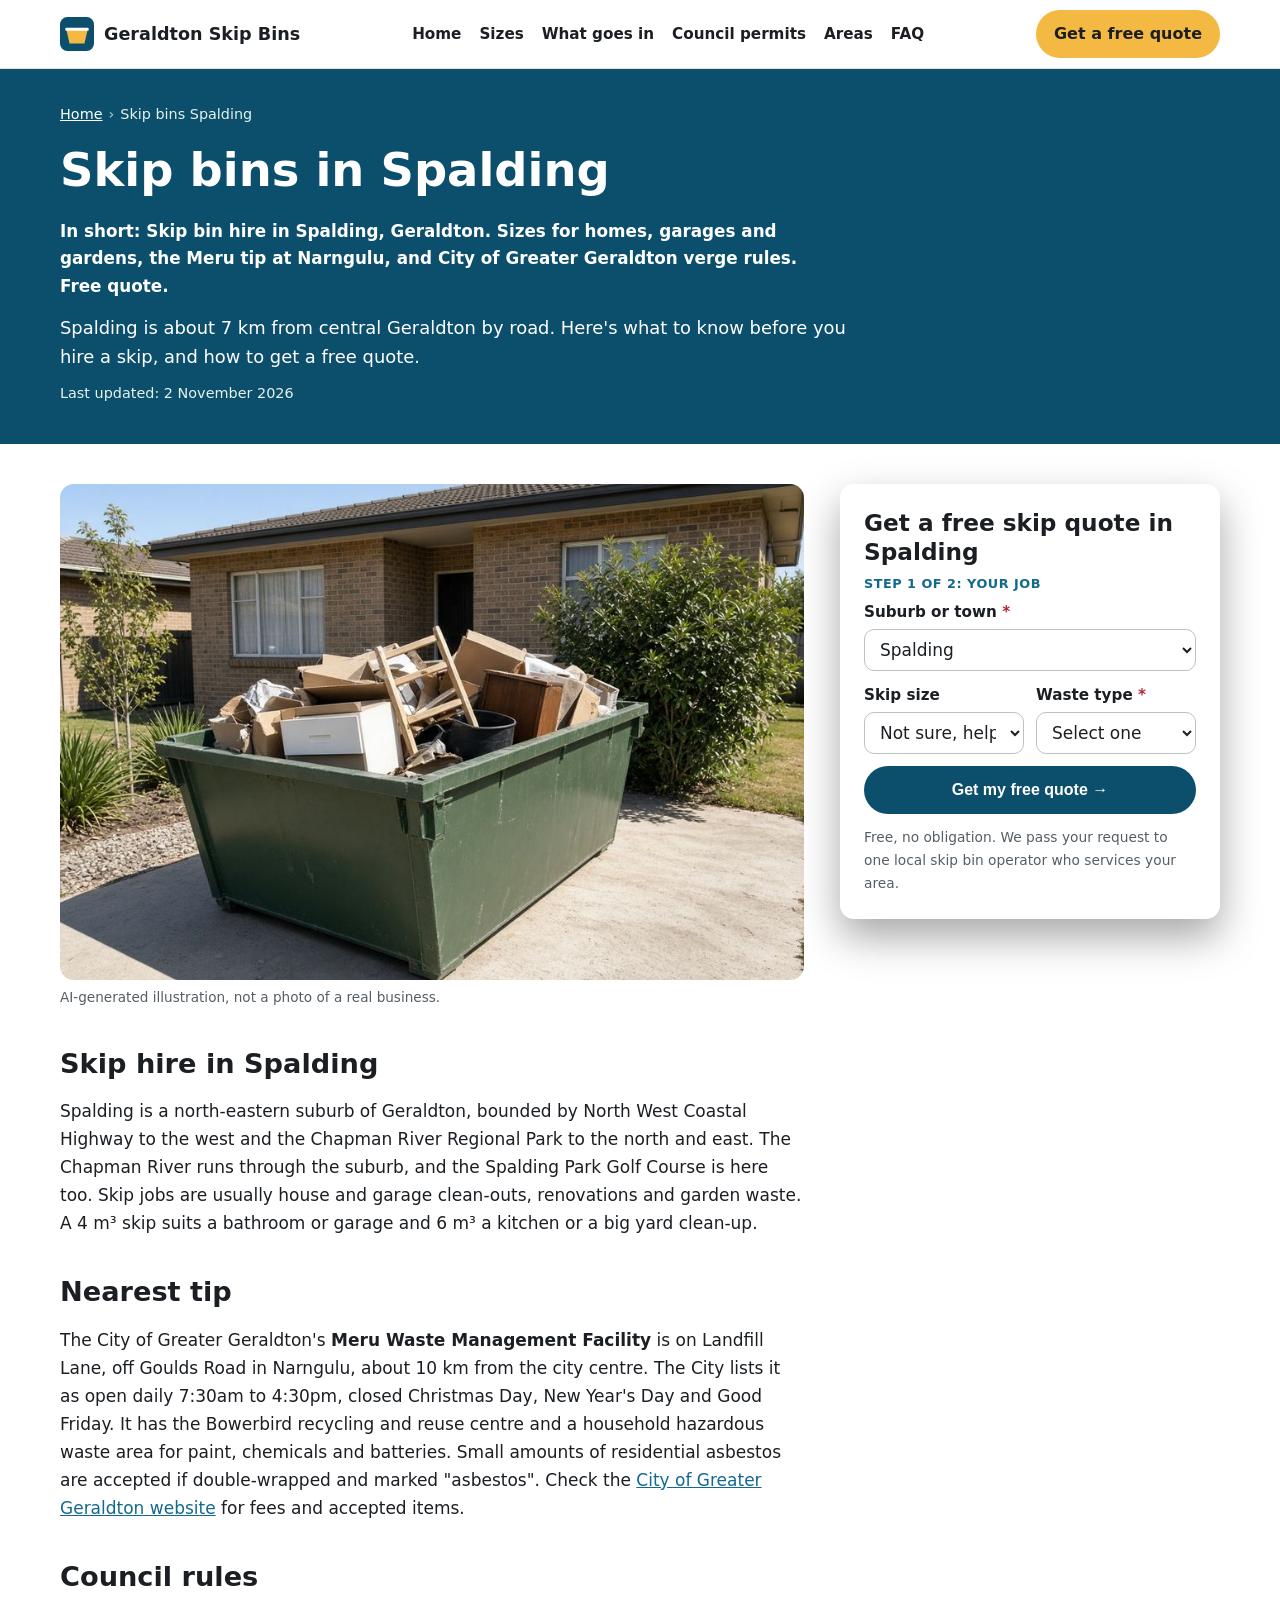
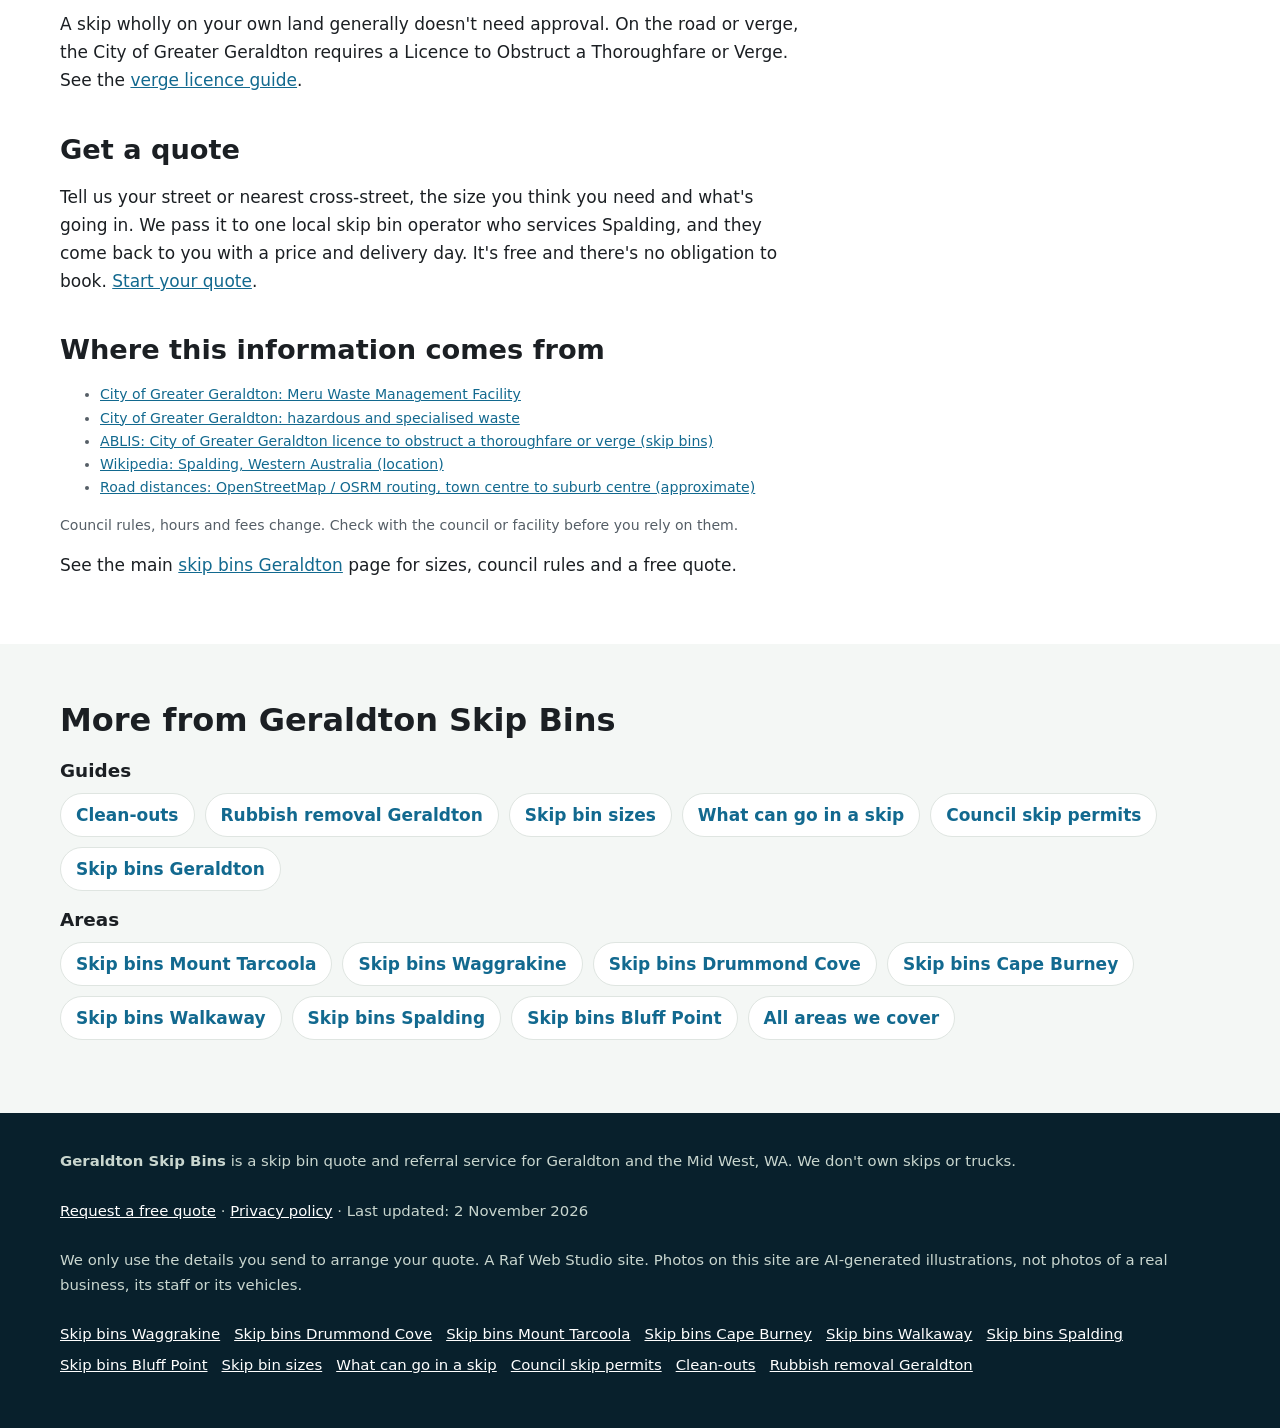
<file: skip-bins-spalding/index.html>
<!doctype html>
<html lang="en-AU">
<head>
<meta charset="utf-8">
<!-- Search Console verification meta tag goes here once the property is created -->
<meta name="viewport" content="width=device-width, initial-scale=1">
<title>Skip Bins Spalding | Free Skip Bin Hire Quotes, Spalding WA</title>
<meta name="description" content="Skip bin hire in Spalding, Geraldton. Sizes for homes, garages and gardens, the Meru tip at Narngulu, and City of Greater Geraldton verge rules. Free quote.">
<link rel="canonical" href="https://geraldtonskipbins.com/skip-bins-spalding/">
<link rel="icon" href="/favicon.svg" type="image/svg+xml">
<meta name="theme-color" content="#0b4f6c">
<meta property="og:type" content="article">
<meta property="og:locale" content="en_AU">
<meta property="og:site_name" content="Geraldton Skip Bins">
<meta property="og:title" content="Skip Bins Spalding | Free Skip Bin Hire Quotes, Spalding WA">
<meta property="og:description" content="Skip bin hire in Spalding, Geraldton. Sizes for homes, garages and gardens, the Meru tip at Narngulu, and City of Greater Geraldton verge rules. Free quote.">
<meta property="og:url" content="https://geraldtonskipbins.com/skip-bins-spalding/">
<meta property="og:image" content="https://geraldtonskipbins.com/img/hero.jpg">
<meta name="twitter:card" content="summary_large_image">
<script>document.documentElement.classList.add('js')</script>
<link rel="stylesheet" href="/styles.css">

<!-- Google tag (gtag.js) -->
<script async src="https://www.googletagmanager.com/gtag/js?id=G-982G1D11M5"></script>
<script>
  window.dataLayer = window.dataLayer || [];
  function gtag(){dataLayer.push(arguments);}
  gtag('js', new Date());
  gtag('config', 'G-982G1D11M5');
</script>

<script type="application/ld+json">
{
 "@context": "https://schema.org",
 "@type": "WebPage",
 "@id": "https://geraldtonskipbins.com/skip-bins-spalding/#webpage",
 "url": "https://geraldtonskipbins.com/skip-bins-spalding/",
 "name": "Skip Bins Spalding | Free Skip Bin Hire Quotes, Spalding WA",
 "description": "Skip bin hire in Spalding, Geraldton. Sizes for homes, garages and gardens, the Meru tip at Narngulu, and City of Greater Geraldton verge rules. Free quote.",
 "inLanguage": "en-AU",
 "dateModified": "2026-11-02",
 "isPartOf": {
  "@id": "https://geraldtonskipbins.com/#website"
 }
}
</script>
<script type="application/ld+json">
{
 "@context": "https://schema.org",
 "@type": "BreadcrumbList",
 "itemListElement": [
  {
   "@type": "ListItem",
   "position": 1,
   "name": "Home",
   "item": "https://geraldtonskipbins.com/"
  },
  {
   "@type": "ListItem",
   "position": 2,
   "name": "Skip bins Spalding",
   "item": "https://geraldtonskipbins.com/skip-bins-spalding/"
  }
 ]
}
</script>
<script type="application/ld+json">
{
 "@context": "https://schema.org",
 "@type": "Service",
 "@id": "https://geraldtonskipbins.com/skip-bins-spalding/#service",
 "name": "Skip bin hire quotes in Spalding",
 "serviceType": "Skip bin hire",
 "description": "Skip bin hire in Spalding, Geraldton. Sizes for homes, garages and gardens, the Meru tip at Narngulu, and City of Greater Geraldton verge rules. Free quote.",
 "url": "https://geraldtonskipbins.com/skip-bins-spalding/",
 "provider": {
  "@type": "Organization",
  "name": "Geraldton Skip Bins",
  "url": "https://geraldtonskipbins.com/"
 },
 "areaServed": [
  {
   "@type": "Place",
   "name": "Spalding, WA"
  }
 ]
}
</script>
</head>
<body>
<a class="skip-link" href="#main">Skip to content</a>

<header class="site-header">
  <div class="wrap">
    <a class="brand" href="/" aria-label="Geraldton Skip Bins home">
      <svg viewBox="0 0 64 64" aria-hidden="true"><rect width="64" height="64" rx="14" fill="#0b4f6c"/><path d="M12 24h40l-6 26H18z" fill="#f4b942"/><rect x="10" y="20" width="44" height="6" rx="2" fill="#fff"/></svg>
      Geraldton Skip Bins
    </a>
    <nav class="nav" aria-label="Main">
      <a href="/">Home</a>
      <a href="/skip-bin-sizes/">Sizes</a>
      <a href="/what-can-go-in-a-skip/">What goes in</a>
      <a href="/skip-bin-council-permit/">Council permits</a>
      <a href="/#areas">Areas</a>
      <a href="/#faq">FAQ</a>
    </nav>
    <a class="btn btn-call header-call" href="#quote">Get a free quote</a>
  </div>
</header>

<main id="main">
<section class="page-hero" aria-labelledby="h1">
  <div class="wrap">
    <nav class="crumbs" aria-label="Breadcrumb"><ol><li><a href="https://geraldtonskipbins.com/">Home</a></li><li aria-current="page">Skip bins Spalding</li></ol></nav>
    <h1 id="h1">Skip bins in Spalding</h1>
    <p class="summary">In short: Skip bin hire in Spalding, Geraldton. Sizes for homes, garages and gardens, the Meru tip at Narngulu, and City of Greater Geraldton verge rules. Free quote.</p>
    <p class="lead">Spalding is about 7 km from central Geraldton by road. Here's what to know before you hire a skip, and how to get a free quote.</p>
    <p class="updated">Last updated: 2 November 2026</p>
  </div>
</section>
<div class="wrap page-grid">
  <article class="page-body">
<figure><img src="/img/card-home.jpg" width="900" height="600" style="aspect-ratio:3/2;object-fit:cover" alt="Illustration of a skip bin outside a home during a clean-out" decoding="async"><figcaption>AI-generated illustration, not a photo of a real business.</figcaption></figure>
<h2>Skip hire in Spalding</h2>
<p>Spalding is a north-eastern suburb of Geraldton, bounded by North West Coastal Highway to the west and the Chapman River Regional Park to the north and east. The Chapman River runs through the suburb, and the Spalding Park Golf Course is here too. Skip jobs are usually house and garage clean-outs, renovations and garden waste. A 4 m³ skip suits a bathroom or garage and 6 m³ a kitchen or a big yard clean-up.</p>
<h2>Nearest tip</h2>
<p>The City of Greater Geraldton's <strong>Meru Waste Management Facility</strong> is on Landfill Lane, off Goulds Road in Narngulu, about 10 km from the city centre. The City lists it as open daily 7:30am to 4:30pm, closed Christmas Day, New Year's Day and Good Friday. It has the Bowerbird recycling and reuse centre and a household hazardous waste area for paint, chemicals and batteries. Small amounts of residential asbestos are accepted if double-wrapped and marked "asbestos". Check the <a href="https://www.cgg.wa.gov.au/" rel="noopener">City of Greater Geraldton website</a> for fees and accepted items.</p>
<h2>Council rules</h2>
<p>A skip wholly on your own land generally doesn't need approval. On the road or verge, the City of Greater Geraldton requires a Licence to Obstruct a Thoroughfare or Verge. See the <a href="/skip-bin-council-permit/">verge licence guide</a>.</p>
<h2>Get a quote</h2>
<p>Tell us your street or nearest cross-street, the size you think you need and what's going in. We pass it to one local skip bin operator who services Spalding, and they come back to you with a price and delivery day. It's free and there's no obligation to book. <a href="#quote">Start your quote</a>.</p>
<h2>Where this information comes from</h2>
<ul class="sources"><li><a href="https://www.cgg.wa.gov.au/residents/my-home/waste-and-resource-recovery-services/meru-waste-management-facility.aspx" rel="noopener">City of Greater Geraldton: Meru Waste Management Facility</a></li><li><a href="https://www.cgg.wa.gov.au/hazardous-and-specialised-waste.aspx" rel="noopener">City of Greater Geraldton: hazardous and specialised waste</a></li><li><a href="https://ablis.business.gov.au/service/wa/vergeside-skip-bin-program-application/18049" rel="noopener">ABLIS: City of Greater Geraldton licence to obstruct a thoroughfare or verge (skip bins)</a></li><li><a href="https://en.wikipedia.org/wiki/Spalding,_Western_Australia" rel="noopener">Wikipedia: Spalding, Western Australia (location)</a></li><li><a href="https://www.openstreetmap.org/" rel="noopener">Road distances: OpenStreetMap / OSRM routing, town centre to suburb centre (approximate)</a></li></ul>
<p class="sources">Council rules, hours and fees change. Check with the council or facility before you rely on them.</p>

<p class="home-link">See the main <a href="/">skip bins Geraldton</a> page for sizes, council rules and a free quote.</p>
  </article>
  <aside class="page-aside">
    <div class="hero-form-card" id="quote">
      <h2 id="quote-h">Get a free skip quote in Spalding</h2>
      <form class="quote-form two-step" id="quote-form" action="https://formsubmit.co/quotes@geraldtonskipbins.com" method="post" novalidate>
        <input type="hidden" name="_subject" value="New quote request – geraldtonskipbins.com">
        <input type="hidden" name="_captcha" value="true">
        <input type="hidden" name="_template" value="table">
        <input type="hidden" name="_next" value="https://geraldtonskipbins.com/thanks.html?lead=1">
        <input type="hidden" name="_autoresponse" value="Thanks for your skip bin request. We&#x27;ve received it and are passing it to a local operator, who&#x27;ll be in touch shortly with availability and a price.">
        <input type="text" name="_honey" style="display:none" tabindex="-1" autocomplete="off" aria-hidden="true">
        <input type="hidden" name="source" value="geraldtonskipbins.com">
        <input type="hidden" name="page" value="/skip-bins-spalding/">
        <fieldset class="step step-1">
          <legend class="step-label">Step 1 of 2: your job</legend>
          <div class="full"><label for="suburb">Suburb or town <span class="req" aria-hidden="true">*</span></label>
            <select id="suburb" name="suburb" required><option value="">Choose your suburb</option><option>Geraldton</option><option>Beresford</option><option>Bluff Point</option><option selected>Spalding</option><option>Sunset Beach</option><option>Tarcoola Beach</option><option>Mount Tarcoola</option><option>Wonthella</option><option>Rangeway</option><option>Utakarra</option><option>Karloo</option><option>Strathalbyn</option><option>Wandina</option><option>Woorree</option><option>Waggrakine</option><option>Drummond Cove</option><option>Glenfield</option><option>Cape Burney</option><option>Narngulu</option><option>Moonyoonooka</option><option>Walkaway</option><option value="Other">Other (tell us below)</option></select></div>
          <div class="full other-wrap"><label for="suburb_other">Other suburb or town</label><input id="suburb_other" name="suburb_other" type="text" autocomplete="address-level2"></div>
          <div><label for="size">Skip size</label>
            <select id="size" name="skip_size"><option value="Not sure">Not sure, help me choose</option><option>Skip bag (about 1 m³)</option><option>2 m³</option><option>3 m³</option><option>4 m³</option><option>6 m³</option><option>8 m³</option><option>9 m³</option><option>10–12 m³</option><option>Larger / hook-lift</option></select></div>
          <div><label for="waste">Waste type <span class="req" aria-hidden="true">*</span></label>
            <select id="waste" name="waste_type" required><option value="">Select one</option><option>General household</option><option>Green waste</option><option>Mixed renovation / building</option><option>Soil, concrete or bricks</option><option>Mixed, not sure</option><option>May contain asbestos</option></select></div>
          <div class="full js-only"><button class="btn btn-primary btn-block" type="button" id="to-step-2">Get my free quote →</button></div>
          <p class="microcopy full">Free, no obligation. We pass your request to one local skip bin operator who services your area.</p>
          <p class="form-error full" id="step1-error" role="alert" hidden>Please choose your suburb and waste type.</p>
        </fieldset>
        <fieldset class="step step-2" id="step-2">
          <legend class="step-label">Step 2 of 2: your details</legend>
          <div><label for="name">Name <span class="req" aria-hidden="true">*</span></label><input id="name" name="name" type="text" autocomplete="name" required></div>
          <div><label for="phone">Phone <span class="req" aria-hidden="true">*</span></label><input id="phone" name="phone" type="tel" autocomplete="tel" inputmode="tel" required></div>
          <div><label for="email">Email</label><input id="email" name="email" type="email" autocomplete="email"></div>
          <div><label for="date">Delivery date</label><input id="date" name="preferred_date" type="date"></div>
          <div class="full"><label for="message">Anything else?</label><textarea id="message" name="message" rows="2" placeholder="e.g. beach house clean-out, sandy driveway, verge placement, 7 days"></textarea></div>
          <p class="consent full">By sending this form you agree we can share your details with one local skip bin operator so they can quote for your job. See our <a href="/privacy.html">privacy policy</a>.</p>
          <div class="full step2-actions"><button class="btn btn-primary" type="submit">Send my quote request</button><button class="btn-link js-only" type="button" id="back-1">← Back</button></div>
        </fieldset>
      </form>
    </div>
  </aside>
</div>
<section class="alt" aria-labelledby="more-h">
  <div class="wrap">
    <h2 id="more-h">More from Geraldton Skip Bins</h2>
    <h3>Guides</h3>
    <ul class="link-list"><li><a href="/clean-outs/">Clean-outs</a></li><li><a href="/rubbish-removal-geraldton/">Rubbish removal Geraldton</a></li><li><a href="/skip-bin-sizes/">Skip bin sizes</a></li><li><a href="/what-can-go-in-a-skip/">What can go in a skip</a></li><li><a href="/skip-bin-council-permit/">Council skip permits</a></li><li><a href="/">Skip bins Geraldton</a></li></ul>
    <h3>Areas</h3>
    <ul class="link-list"><li><a href="/skip-bins-mount-tarcoola/">Skip bins Mount Tarcoola</a></li><li><a href="/skip-bins-waggrakine/">Skip bins Waggrakine</a></li><li><a href="/skip-bins-drummond-cove/">Skip bins Drummond Cove</a></li><li><a href="/skip-bins-cape-burney/">Skip bins Cape Burney</a></li><li><a href="/skip-bins-walkaway/">Skip bins Walkaway</a></li><li><a href="/skip-bins-spalding/">Skip bins Spalding</a></li><li><a href="/skip-bins-bluff-point/">Skip bins Bluff Point</a></li><li><a href="/#areas">All areas we cover</a></li></ul>
  </div>
</section>
</main>

<footer class="site-footer">
  <div class="wrap">
    <p><strong>Geraldton Skip Bins</strong> is a skip bin quote and referral service for Geraldton and the Mid West, WA. We don't own skips or trucks.</p>
    <p><a href="#quote">Request a free quote</a> · <a href="/privacy.html">Privacy policy</a> · Last updated: 2 November 2026</p>
    <p>We only use the details you send to arrange your quote. A Raf Web Studio site. Photos on this site are AI-generated illustrations, not photos of a real business, its staff or its vehicles.</p>
    <p class="footer-links"><a href="/skip-bins-waggrakine/">Skip bins Waggrakine</a> <a href="/skip-bins-drummond-cove/">Skip bins Drummond Cove</a> <a href="/skip-bins-mount-tarcoola/">Skip bins Mount Tarcoola</a> <a href="/skip-bins-cape-burney/">Skip bins Cape Burney</a> <a href="/skip-bins-walkaway/">Skip bins Walkaway</a> <a href="/skip-bins-spalding/">Skip bins Spalding</a> <a href="/skip-bins-bluff-point/">Skip bins Bluff Point</a> <a href="/skip-bin-sizes/">Skip bin sizes</a> <a href="/what-can-go-in-a-skip/">What can go in a skip</a> <a href="/skip-bin-council-permit/">Council skip permits</a> <a href="/clean-outs/">Clean-outs</a> <a href="/rubbish-removal-geraldton/">Rubbish removal Geraldton</a></p>
  </div>
</footer>

<div class="mobile-call" aria-label="Quick contact">
  <a class="btn btn-call" href="#quote">Get a free quote</a>
</div>
<script src="/form.js" defer></script>
</body>
</html>
</file>
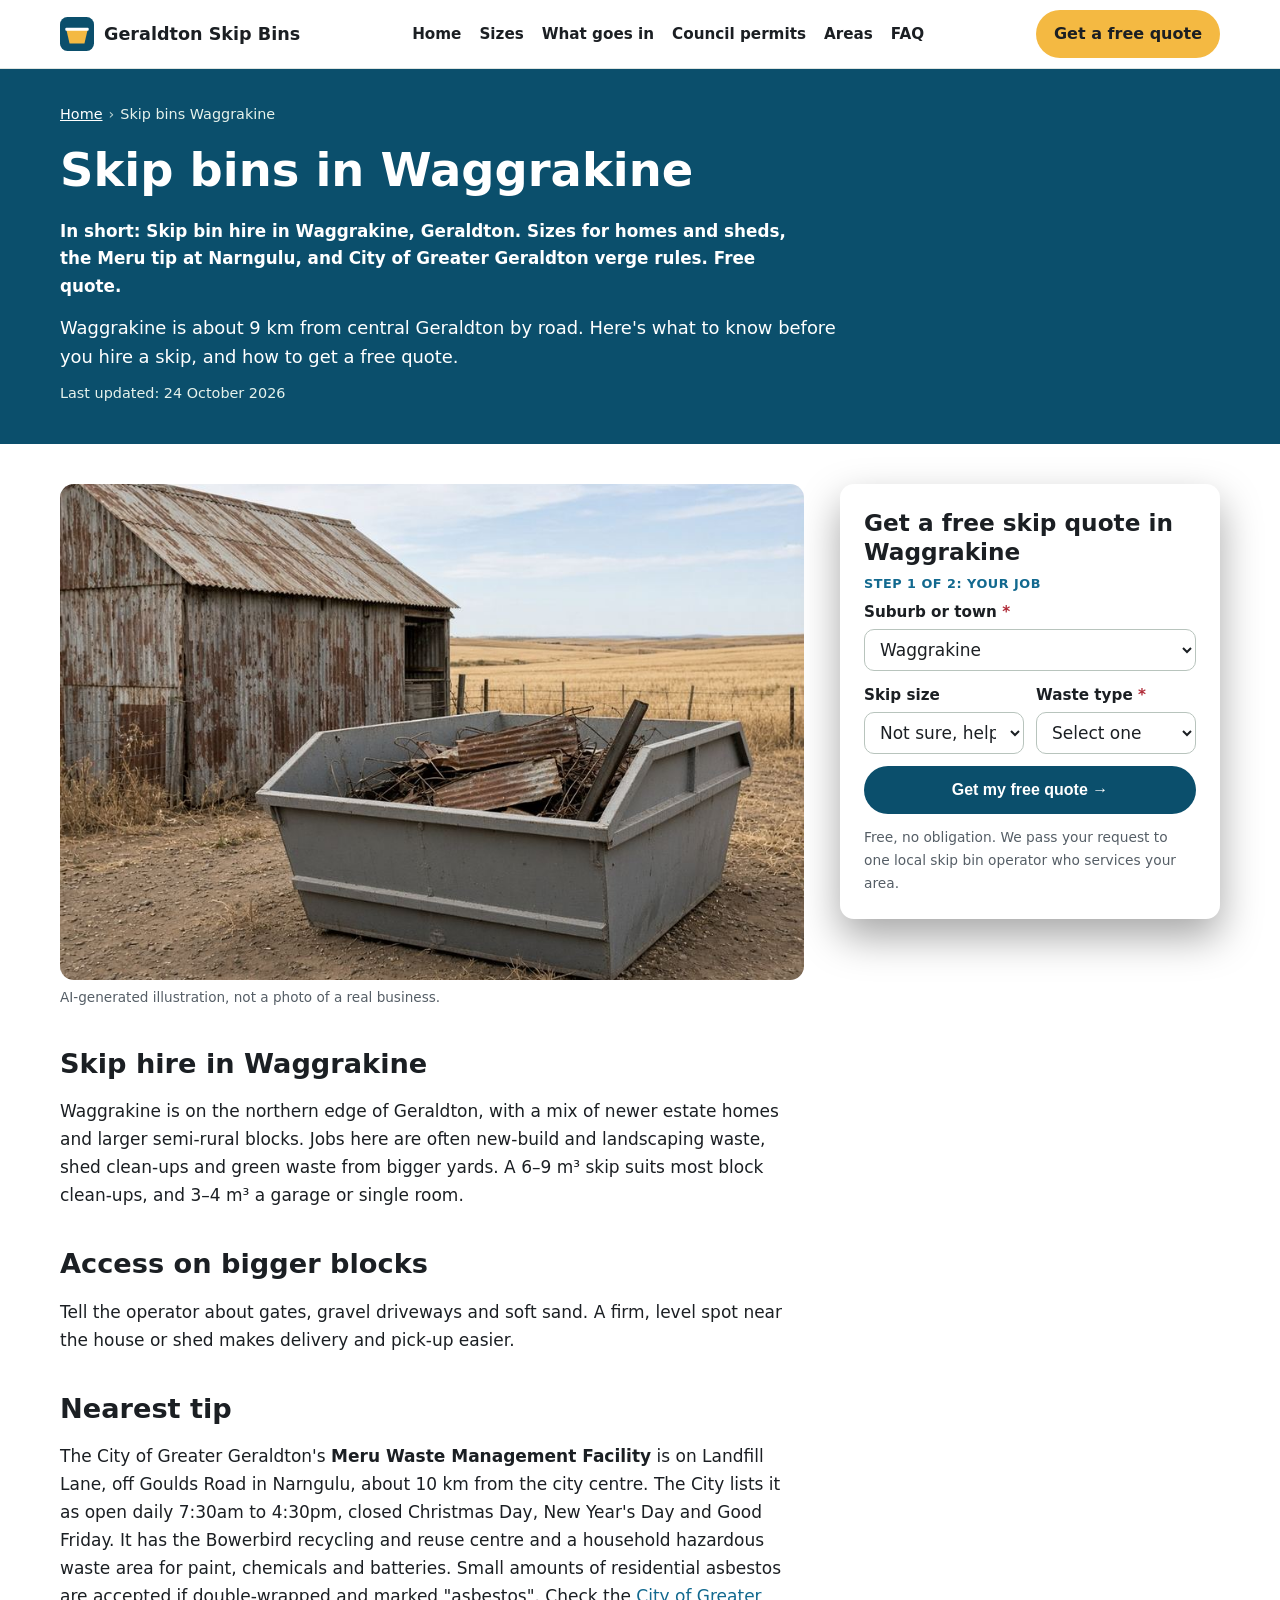
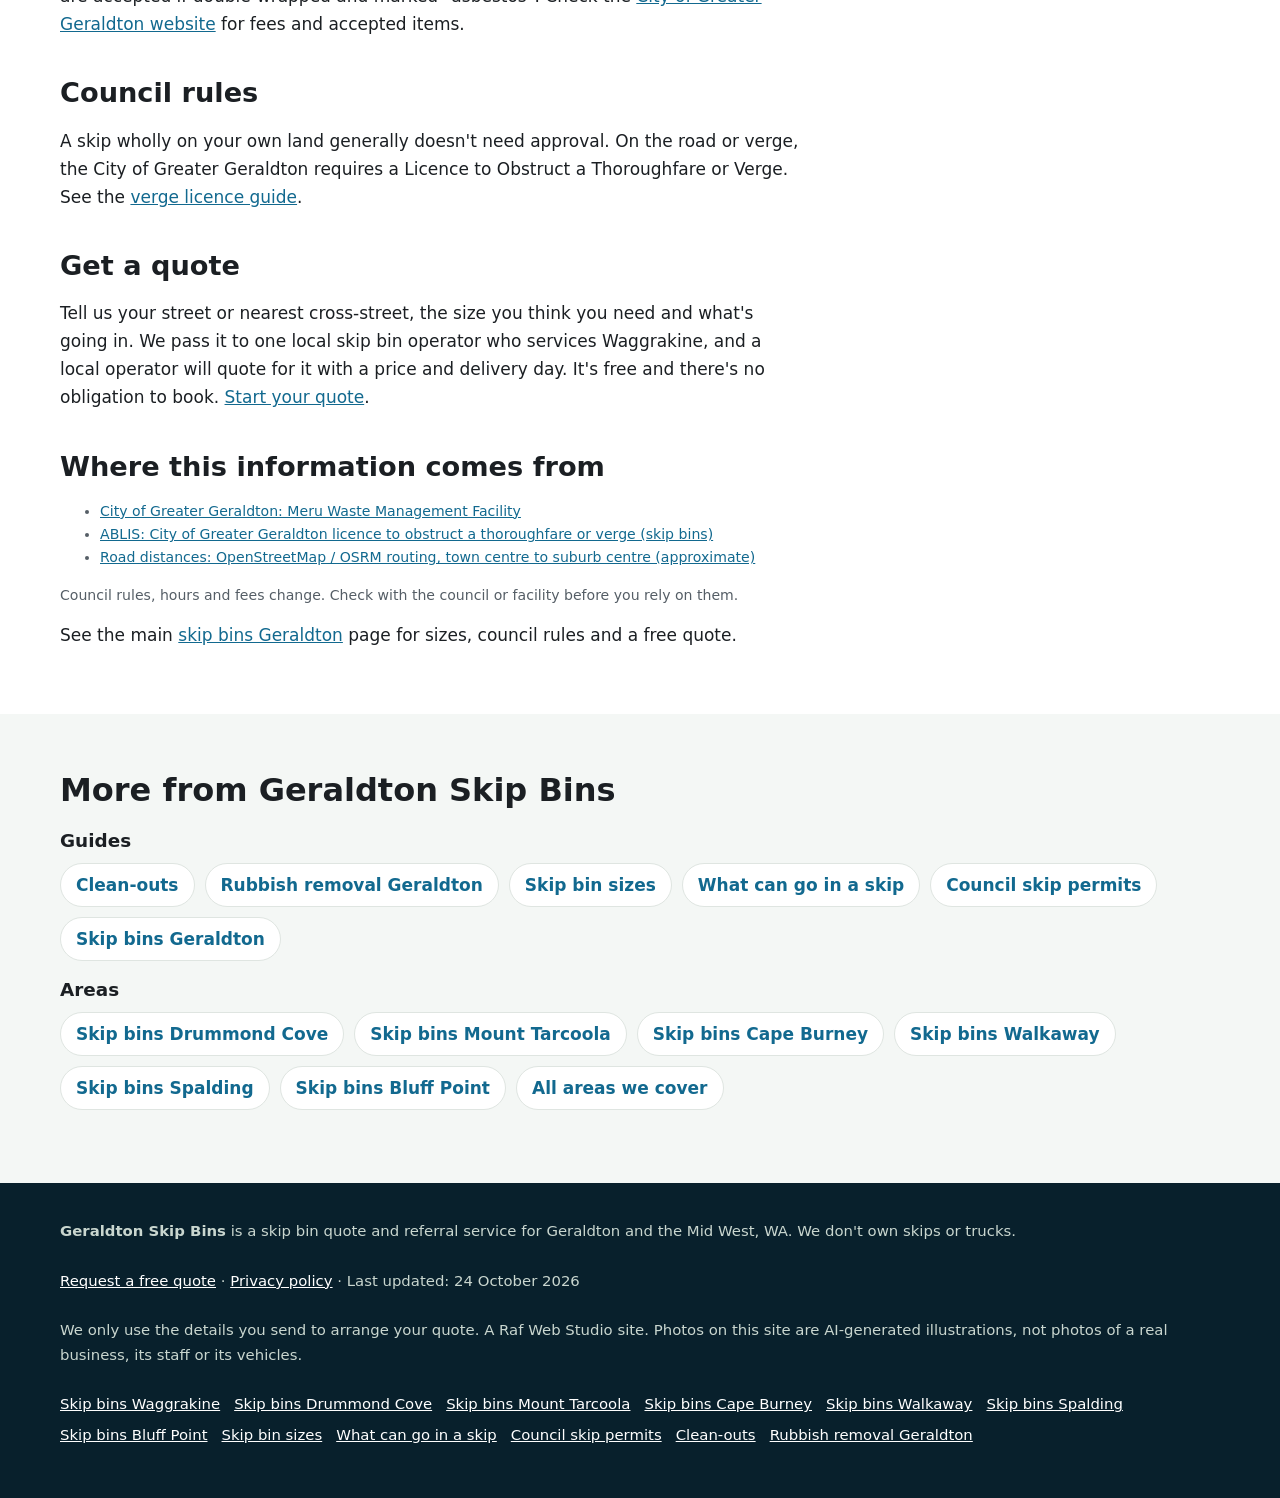
<file: skip-bins-waggrakine/index.html>
<!doctype html>
<html lang="en-AU">
<head>
<meta charset="utf-8">
<!-- Search Console verification meta tag goes here once the property is created -->
<meta name="viewport" content="width=device-width, initial-scale=1">
<title>Skip Bins Waggrakine | Free Skip Bin Hire Quotes, Waggrakine WA</title>
<meta name="description" content="Skip bin hire in Waggrakine, Geraldton. Sizes for homes and sheds, the Meru tip at Narngulu, and City of Greater Geraldton verge rules. Free quote.">
<link rel="canonical" href="https://geraldtonskipbins.com/skip-bins-waggrakine/">
<link rel="icon" href="/favicon.svg" type="image/svg+xml">
<meta name="theme-color" content="#0b4f6c">
<meta property="og:type" content="article">
<meta property="og:locale" content="en_AU">
<meta property="og:site_name" content="Geraldton Skip Bins">
<meta property="og:title" content="Skip Bins Waggrakine | Free Skip Bin Hire Quotes, Waggrakine WA">
<meta property="og:description" content="Skip bin hire in Waggrakine, Geraldton. Sizes for homes and sheds, the Meru tip at Narngulu, and City of Greater Geraldton verge rules. Free quote.">
<meta property="og:url" content="https://geraldtonskipbins.com/skip-bins-waggrakine/">
<meta property="og:image" content="https://geraldtonskipbins.com/img/hero.jpg">
<meta name="twitter:card" content="summary_large_image">
<script>document.documentElement.classList.add('js')</script>
<link rel="stylesheet" href="/styles.css">

<!-- Google tag (gtag.js) -->
<script async src="https://www.googletagmanager.com/gtag/js?id=G-982G1D11M5"></script>
<script>
  window.dataLayer = window.dataLayer || [];
  function gtag(){dataLayer.push(arguments);}
  gtag('js', new Date());
  gtag('config', 'G-982G1D11M5');
</script>

<script type="application/ld+json">
{
 "@context": "https://schema.org",
 "@type": "WebPage",
 "@id": "https://geraldtonskipbins.com/skip-bins-waggrakine/#webpage",
 "url": "https://geraldtonskipbins.com/skip-bins-waggrakine/",
 "name": "Skip Bins Waggrakine | Free Skip Bin Hire Quotes, Waggrakine WA",
 "description": "Skip bin hire in Waggrakine, Geraldton. Sizes for homes and sheds, the Meru tip at Narngulu, and City of Greater Geraldton verge rules. Free quote.",
 "inLanguage": "en-AU",
 "dateModified": "2026-10-24",
 "isPartOf": {
  "@id": "https://geraldtonskipbins.com/#website"
 }
}
</script>
<script type="application/ld+json">
{
 "@context": "https://schema.org",
 "@type": "BreadcrumbList",
 "itemListElement": [
  {
   "@type": "ListItem",
   "position": 1,
   "name": "Home",
   "item": "https://geraldtonskipbins.com/"
  },
  {
   "@type": "ListItem",
   "position": 2,
   "name": "Skip bins Waggrakine",
   "item": "https://geraldtonskipbins.com/skip-bins-waggrakine/"
  }
 ]
}
</script>
<script type="application/ld+json">
{
 "@context": "https://schema.org",
 "@type": "Service",
 "@id": "https://geraldtonskipbins.com/skip-bins-waggrakine/#service",
 "name": "Skip bin hire quotes in Waggrakine",
 "serviceType": "Skip bin hire",
 "description": "Skip bin hire in Waggrakine, Geraldton. Sizes for homes and sheds, the Meru tip at Narngulu, and City of Greater Geraldton verge rules. Free quote.",
 "url": "https://geraldtonskipbins.com/skip-bins-waggrakine/",
 "provider": {
  "@type": "Organization",
  "name": "Geraldton Skip Bins",
  "url": "https://geraldtonskipbins.com/"
 },
 "areaServed": [
  {
   "@type": "Place",
   "name": "Waggrakine, WA"
  }
 ]
}
</script>
</head>
<body>
<a class="skip-link" href="#main">Skip to content</a>

<header class="site-header">
  <div class="wrap">
    <a class="brand" href="/" aria-label="Geraldton Skip Bins home">
      <svg viewBox="0 0 64 64" aria-hidden="true"><rect width="64" height="64" rx="14" fill="#0b4f6c"/><path d="M12 24h40l-6 26H18z" fill="#f4b942"/><rect x="10" y="20" width="44" height="6" rx="2" fill="#fff"/></svg>
      Geraldton Skip Bins
    </a>
    <nav class="nav" aria-label="Main">
      <a href="/">Home</a>
      <a href="/skip-bin-sizes/">Sizes</a>
      <a href="/what-can-go-in-a-skip/">What goes in</a>
      <a href="/skip-bin-council-permit/">Council permits</a>
      <a href="/#areas">Areas</a>
      <a href="/#faq">FAQ</a>
    </nav>
    <a class="btn btn-call header-call" href="#quote">Get a free quote</a>
  </div>
</header>

<main id="main">
<section class="page-hero" aria-labelledby="h1">
  <div class="wrap">
    <nav class="crumbs" aria-label="Breadcrumb"><ol><li><a href="https://geraldtonskipbins.com/">Home</a></li><li aria-current="page">Skip bins Waggrakine</li></ol></nav>
    <h1 id="h1">Skip bins in Waggrakine</h1>
    <p class="summary">In short: Skip bin hire in Waggrakine, Geraldton. Sizes for homes and sheds, the Meru tip at Narngulu, and City of Greater Geraldton verge rules. Free quote.</p>
    <p class="lead">Waggrakine is about 9 km from central Geraldton by road. Here's what to know before you hire a skip, and how to get a free quote.</p>
    <p class="updated">Last updated: 24 October 2026</p>
  </div>
</section>
<div class="wrap page-grid">
  <article class="page-body">
<figure><img src="/img/card-rural.jpg" width="900" height="600" style="aspect-ratio:3/2;object-fit:cover" alt="Illustration of a skip bin beside a shed on a semi-rural block" decoding="async"><figcaption>AI-generated illustration, not a photo of a real business.</figcaption></figure>
<h2>Skip hire in Waggrakine</h2>
<p>Waggrakine is on the northern edge of Geraldton, with a mix of newer estate homes and larger semi-rural blocks. Jobs here are often new-build and landscaping waste, shed clean-ups and green waste from bigger yards. A 6–9 m³ skip suits most block clean-ups, and 3–4 m³ a garage or single room.</p>
<h2>Access on bigger blocks</h2>
<p>Tell the operator about gates, gravel driveways and soft sand. A firm, level spot near the house or shed makes delivery and pick-up easier.</p>
<h2>Nearest tip</h2>
<p>The City of Greater Geraldton's <strong>Meru Waste Management Facility</strong> is on Landfill Lane, off Goulds Road in Narngulu, about 10 km from the city centre. The City lists it as open daily 7:30am to 4:30pm, closed Christmas Day, New Year's Day and Good Friday. It has the Bowerbird recycling and reuse centre and a household hazardous waste area for paint, chemicals and batteries. Small amounts of residential asbestos are accepted if double-wrapped and marked "asbestos". Check the <a href="https://www.cgg.wa.gov.au/" rel="noopener">City of Greater Geraldton website</a> for fees and accepted items.</p>
<h2>Council rules</h2>
<p>A skip wholly on your own land generally doesn't need approval. On the road or verge, the City of Greater Geraldton requires a Licence to Obstruct a Thoroughfare or Verge. See the <a href="/skip-bin-council-permit/">verge licence guide</a>.</p>
<h2>Get a quote</h2>
<p>Tell us your street or nearest cross-street, the size you think you need and what's going in. We pass it to one local skip bin operator who services Waggrakine, and a local operator will quote for it with a price and delivery day. It's free and there's no obligation to book. <a href="#quote">Start your quote</a>.</p>
<h2>Where this information comes from</h2>
<ul class="sources"><li><a href="https://www.cgg.wa.gov.au/residents/my-home/waste-and-resource-recovery-services/meru-waste-management-facility.aspx" rel="noopener">City of Greater Geraldton: Meru Waste Management Facility</a></li><li><a href="https://ablis.business.gov.au/service/wa/vergeside-skip-bin-program-application/18049" rel="noopener">ABLIS: City of Greater Geraldton licence to obstruct a thoroughfare or verge (skip bins)</a></li><li><a href="https://www.openstreetmap.org/" rel="noopener">Road distances: OpenStreetMap / OSRM routing, town centre to suburb centre (approximate)</a></li></ul>
<p class="sources">Council rules, hours and fees change. Check with the council or facility before you rely on them.</p>

<p class="home-link">See the main <a href="/">skip bins Geraldton</a> page for sizes, council rules and a free quote.</p>
  </article>
  <aside class="page-aside">
    <div class="hero-form-card" id="quote">
      <h2 id="quote-h">Get a free skip quote in Waggrakine</h2>
      <form class="quote-form two-step" id="quote-form" action="https://formsubmit.co/quotes@geraldtonskipbins.com" method="post" novalidate>
        <input type="hidden" name="_subject" value="New quote request – geraldtonskipbins.com">
        <input type="hidden" name="_captcha" value="true">
        <input type="hidden" name="_template" value="table">
        <input type="hidden" name="_next" value="https://geraldtonskipbins.com/thanks.html?lead=1">
        <input type="hidden" name="_autoresponse" value="Thanks for your skip bin request. We&#x27;ve received it and are passing it to a local operator, who&#x27;ll be in touch shortly with availability and a price.">
        <input type="text" name="_honey" style="display:none" tabindex="-1" autocomplete="off" aria-hidden="true">
        <input type="hidden" name="source" value="geraldtonskipbins.com">
        <input type="hidden" name="page" value="/skip-bins-waggrakine/">
        <fieldset class="step step-1">
          <legend class="step-label">Step 1 of 2: your job</legend>
          <div class="full"><label for="suburb">Suburb or town <span class="req" aria-hidden="true">*</span></label>
            <select id="suburb" name="suburb" required><option value="">Choose your suburb</option><option>Geraldton</option><option>Beresford</option><option>Bluff Point</option><option>Spalding</option><option>Sunset Beach</option><option>Tarcoola Beach</option><option>Mount Tarcoola</option><option>Wonthella</option><option>Rangeway</option><option>Utakarra</option><option>Karloo</option><option>Strathalbyn</option><option>Wandina</option><option>Woorree</option><option selected>Waggrakine</option><option>Drummond Cove</option><option>Glenfield</option><option>Cape Burney</option><option>Narngulu</option><option>Moonyoonooka</option><option>Walkaway</option><option value="Other">Other (tell us below)</option></select></div>
          <div class="full other-wrap"><label for="suburb_other">Other suburb or town</label><input id="suburb_other" name="suburb_other" type="text" autocomplete="address-level2"></div>
          <div><label for="size">Skip size</label>
            <select id="size" name="skip_size"><option value="Not sure">Not sure, help me choose</option><option>Skip bag (about 1 m³)</option><option>2 m³</option><option>3 m³</option><option>4 m³</option><option>6 m³</option><option>8 m³</option><option>9 m³</option><option>10–12 m³</option><option>Larger / hook-lift</option></select></div>
          <div><label for="waste">Waste type <span class="req" aria-hidden="true">*</span></label>
            <select id="waste" name="waste_type" required><option value="">Select one</option><option>General household</option><option>Green waste</option><option>Mixed renovation / building</option><option>Soil, concrete or bricks</option><option>Mixed, not sure</option><option>May contain asbestos</option></select></div>
          <div class="full js-only"><button class="btn btn-primary btn-block" type="button" id="to-step-2">Get my free quote →</button></div>
          <p class="microcopy full">Free, no obligation. We pass your request to one local skip bin operator who services your area.</p>
          <p class="form-error full" id="step1-error" role="alert" hidden>Please choose your suburb and waste type.</p>
        </fieldset>
        <fieldset class="step step-2" id="step-2">
          <legend class="step-label">Step 2 of 2: your details</legend>
          <div><label for="name">Name <span class="req" aria-hidden="true">*</span></label><input id="name" name="name" type="text" autocomplete="name" required></div>
          <div><label for="phone">Phone <span class="req" aria-hidden="true">*</span></label><input id="phone" name="phone" type="tel" autocomplete="tel" inputmode="tel" required></div>
          <div><label for="email">Email</label><input id="email" name="email" type="email" autocomplete="email"></div>
          <div><label for="date">Delivery date</label><input id="date" name="preferred_date" type="date"></div>
          <div class="full"><label for="message">Anything else?</label><textarea id="message" name="message" rows="2" placeholder="e.g. beach house clean-out, sandy driveway, verge placement, 7 days"></textarea></div>
          <p class="consent full">By sending this form you agree we can share your details with one local skip bin operator so they can quote for your job. See our <a href="/privacy.html">privacy policy</a>.</p>
          <div class="full step2-actions"><button class="btn btn-primary" type="submit">Send my quote request</button><button class="btn-link js-only" type="button" id="back-1">← Back</button></div>
        </fieldset>
      </form>
    </div>
  </aside>
</div>
<section class="alt" aria-labelledby="more-h">
  <div class="wrap">
    <h2 id="more-h">More from Geraldton Skip Bins</h2>
    <h3>Guides</h3>
    <ul class="link-list"><li><a href="/clean-outs/">Clean-outs</a></li><li><a href="/rubbish-removal-geraldton/">Rubbish removal Geraldton</a></li><li><a href="/skip-bin-sizes/">Skip bin sizes</a></li><li><a href="/what-can-go-in-a-skip/">What can go in a skip</a></li><li><a href="/skip-bin-council-permit/">Council skip permits</a></li><li><a href="/">Skip bins Geraldton</a></li></ul>
    <h3>Areas</h3>
    <ul class="link-list"><li><a href="/skip-bins-drummond-cove/">Skip bins Drummond Cove</a></li><li><a href="/skip-bins-mount-tarcoola/">Skip bins Mount Tarcoola</a></li><li><a href="/skip-bins-cape-burney/">Skip bins Cape Burney</a></li><li><a href="/skip-bins-walkaway/">Skip bins Walkaway</a></li><li><a href="/skip-bins-spalding/">Skip bins Spalding</a></li><li><a href="/skip-bins-bluff-point/">Skip bins Bluff Point</a></li><li><a href="/#areas">All areas we cover</a></li></ul>
  </div>
</section>
</main>

<footer class="site-footer">
  <div class="wrap">
    <p><strong>Geraldton Skip Bins</strong> is a skip bin quote and referral service for Geraldton and the Mid West, WA. We don't own skips or trucks.</p>
    <p><a href="#quote">Request a free quote</a> · <a href="/privacy.html">Privacy policy</a> · Last updated: 24 October 2026</p>
    <p>We only use the details you send to arrange your quote. A Raf Web Studio site. Photos on this site are AI-generated illustrations, not photos of a real business, its staff or its vehicles.</p>
    <p class="footer-links"><a href="/skip-bins-waggrakine/">Skip bins Waggrakine</a> <a href="/skip-bins-drummond-cove/">Skip bins Drummond Cove</a> <a href="/skip-bins-mount-tarcoola/">Skip bins Mount Tarcoola</a> <a href="/skip-bins-cape-burney/">Skip bins Cape Burney</a> <a href="/skip-bins-walkaway/">Skip bins Walkaway</a> <a href="/skip-bins-spalding/">Skip bins Spalding</a> <a href="/skip-bins-bluff-point/">Skip bins Bluff Point</a> <a href="/skip-bin-sizes/">Skip bin sizes</a> <a href="/what-can-go-in-a-skip/">What can go in a skip</a> <a href="/skip-bin-council-permit/">Council skip permits</a> <a href="/clean-outs/">Clean-outs</a> <a href="/rubbish-removal-geraldton/">Rubbish removal Geraldton</a></p>
  </div>
</footer>

<div class="mobile-call" aria-label="Quick contact">
  <a class="btn btn-call" href="#quote">Get a free quote</a>
</div>
<script src="/form.js" defer></script>
</body>
</html>
</file>
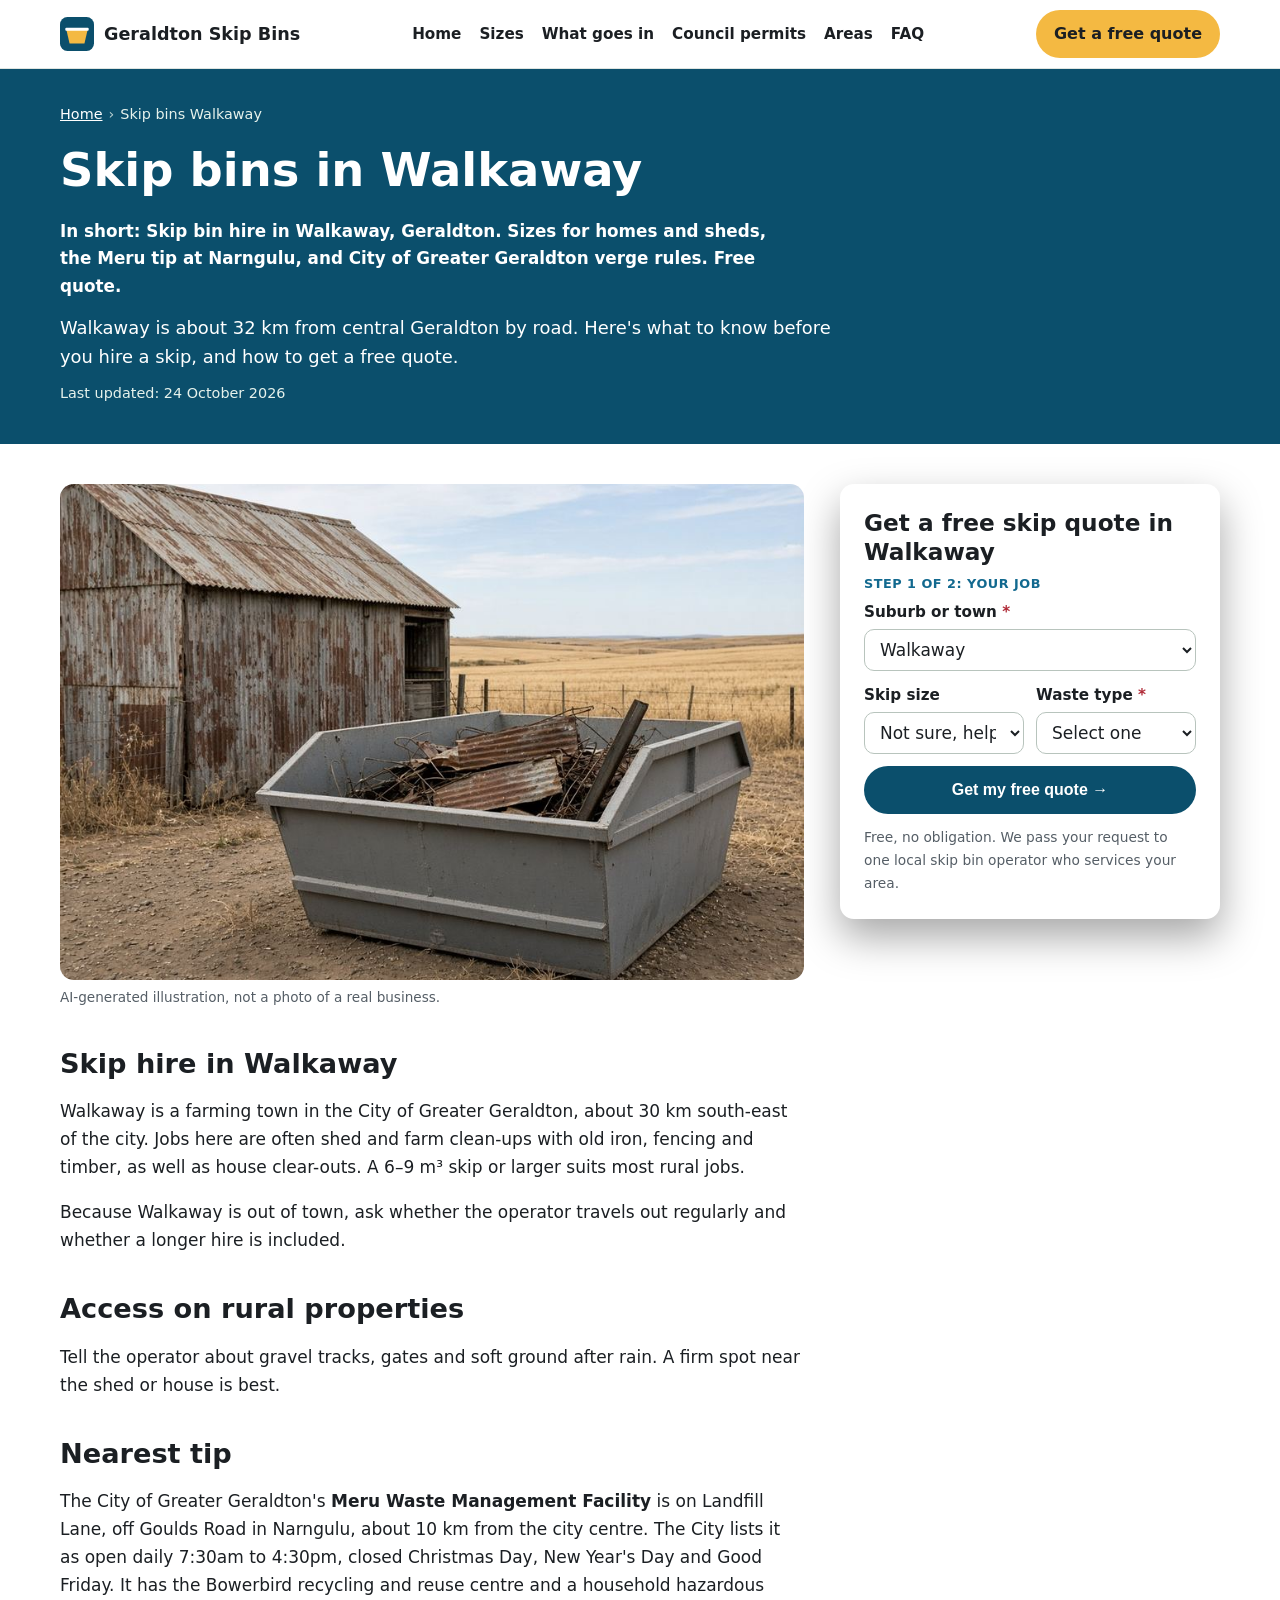
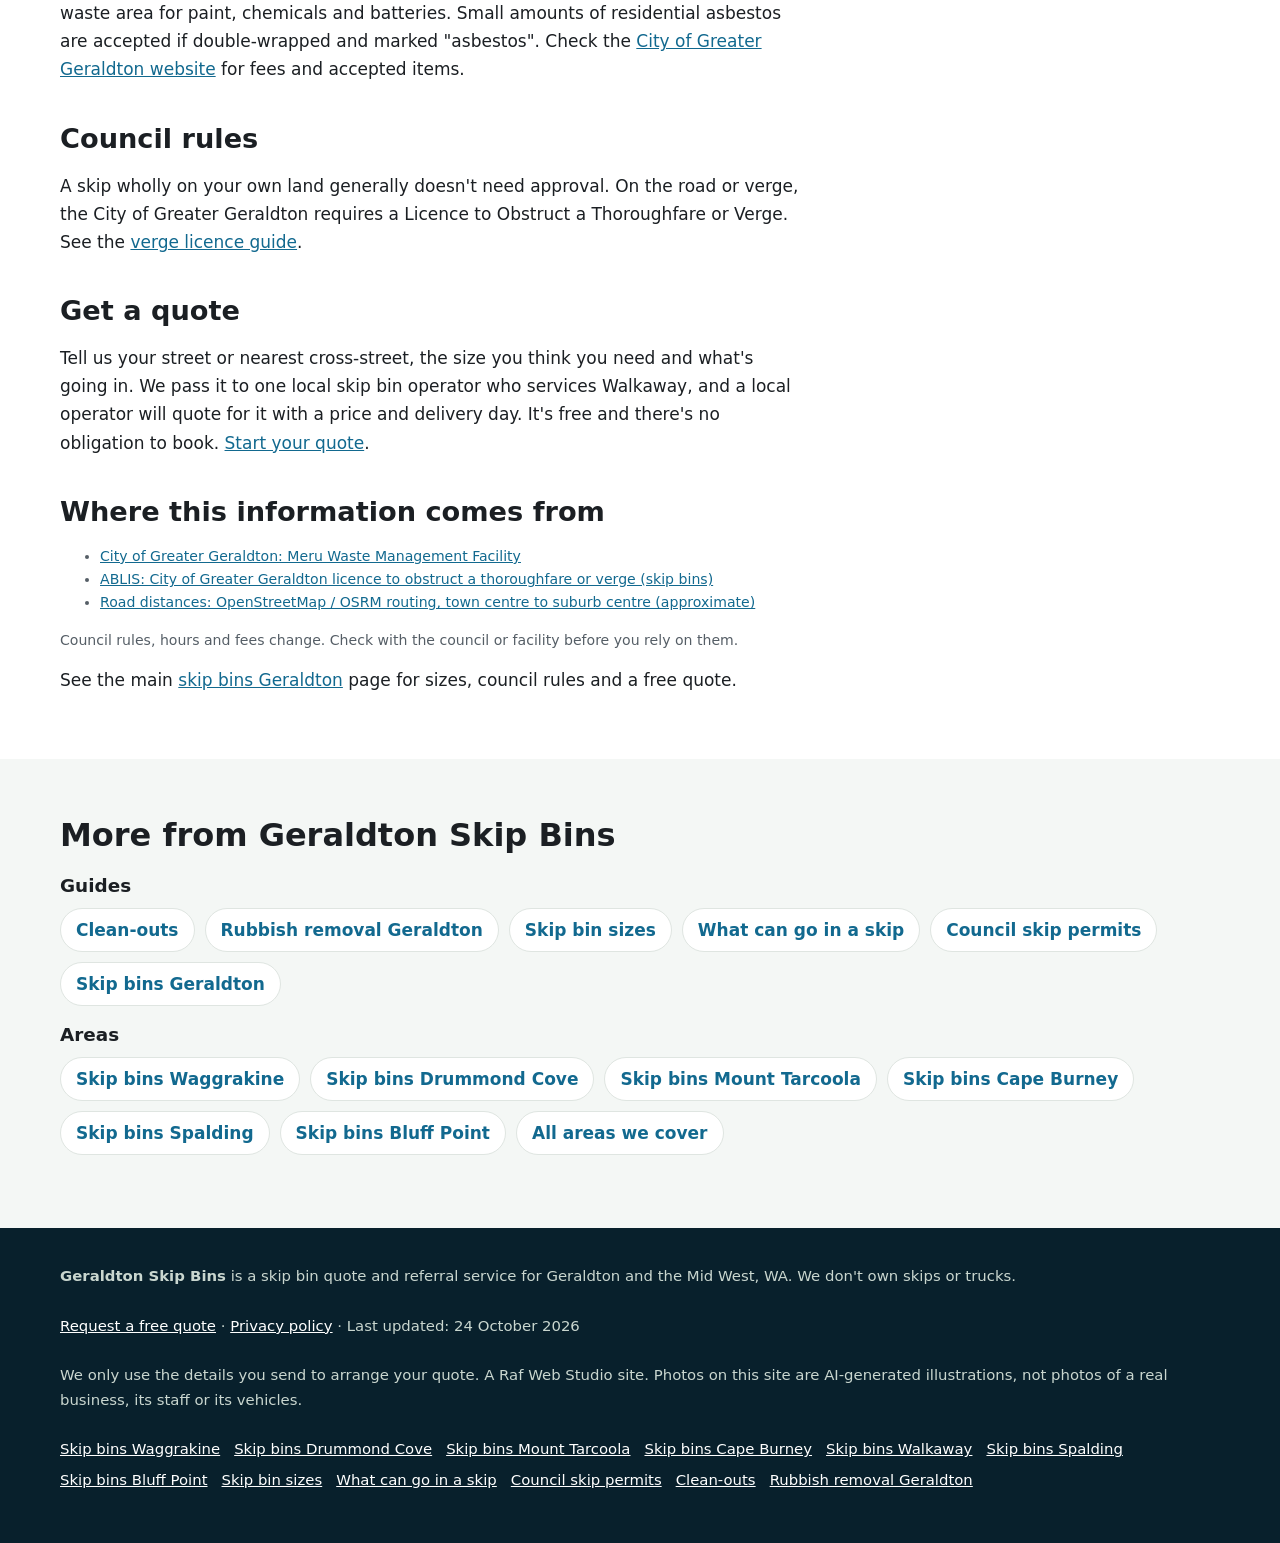
<file: skip-bins-walkaway/index.html>
<!doctype html>
<html lang="en-AU">
<head>
<meta charset="utf-8">
<!-- Search Console verification meta tag goes here once the property is created -->
<meta name="viewport" content="width=device-width, initial-scale=1">
<title>Skip Bins Walkaway | Free Skip Bin Hire Quotes, Walkaway WA</title>
<meta name="description" content="Skip bin hire in Walkaway, Geraldton. Sizes for homes and sheds, the Meru tip at Narngulu, and City of Greater Geraldton verge rules. Free quote.">
<link rel="canonical" href="https://geraldtonskipbins.com/skip-bins-walkaway/">
<link rel="icon" href="/favicon.svg" type="image/svg+xml">
<meta name="theme-color" content="#0b4f6c">
<meta property="og:type" content="article">
<meta property="og:locale" content="en_AU">
<meta property="og:site_name" content="Geraldton Skip Bins">
<meta property="og:title" content="Skip Bins Walkaway | Free Skip Bin Hire Quotes, Walkaway WA">
<meta property="og:description" content="Skip bin hire in Walkaway, Geraldton. Sizes for homes and sheds, the Meru tip at Narngulu, and City of Greater Geraldton verge rules. Free quote.">
<meta property="og:url" content="https://geraldtonskipbins.com/skip-bins-walkaway/">
<meta property="og:image" content="https://geraldtonskipbins.com/img/hero.jpg">
<meta name="twitter:card" content="summary_large_image">
<script>document.documentElement.classList.add('js')</script>
<link rel="stylesheet" href="/styles.css">

<!-- Google tag (gtag.js) -->
<script async src="https://www.googletagmanager.com/gtag/js?id=G-982G1D11M5"></script>
<script>
  window.dataLayer = window.dataLayer || [];
  function gtag(){dataLayer.push(arguments);}
  gtag('js', new Date());
  gtag('config', 'G-982G1D11M5');
</script>

<script type="application/ld+json">
{
 "@context": "https://schema.org",
 "@type": "WebPage",
 "@id": "https://geraldtonskipbins.com/skip-bins-walkaway/#webpage",
 "url": "https://geraldtonskipbins.com/skip-bins-walkaway/",
 "name": "Skip Bins Walkaway | Free Skip Bin Hire Quotes, Walkaway WA",
 "description": "Skip bin hire in Walkaway, Geraldton. Sizes for homes and sheds, the Meru tip at Narngulu, and City of Greater Geraldton verge rules. Free quote.",
 "inLanguage": "en-AU",
 "dateModified": "2026-10-24",
 "isPartOf": {
  "@id": "https://geraldtonskipbins.com/#website"
 }
}
</script>
<script type="application/ld+json">
{
 "@context": "https://schema.org",
 "@type": "BreadcrumbList",
 "itemListElement": [
  {
   "@type": "ListItem",
   "position": 1,
   "name": "Home",
   "item": "https://geraldtonskipbins.com/"
  },
  {
   "@type": "ListItem",
   "position": 2,
   "name": "Skip bins Walkaway",
   "item": "https://geraldtonskipbins.com/skip-bins-walkaway/"
  }
 ]
}
</script>
<script type="application/ld+json">
{
 "@context": "https://schema.org",
 "@type": "Service",
 "@id": "https://geraldtonskipbins.com/skip-bins-walkaway/#service",
 "name": "Skip bin hire quotes in Walkaway",
 "serviceType": "Skip bin hire",
 "description": "Skip bin hire in Walkaway, Geraldton. Sizes for homes and sheds, the Meru tip at Narngulu, and City of Greater Geraldton verge rules. Free quote.",
 "url": "https://geraldtonskipbins.com/skip-bins-walkaway/",
 "provider": {
  "@type": "Organization",
  "name": "Geraldton Skip Bins",
  "url": "https://geraldtonskipbins.com/"
 },
 "areaServed": [
  {
   "@type": "Place",
   "name": "Walkaway, WA"
  }
 ]
}
</script>
</head>
<body>
<a class="skip-link" href="#main">Skip to content</a>

<header class="site-header">
  <div class="wrap">
    <a class="brand" href="/" aria-label="Geraldton Skip Bins home">
      <svg viewBox="0 0 64 64" aria-hidden="true"><rect width="64" height="64" rx="14" fill="#0b4f6c"/><path d="M12 24h40l-6 26H18z" fill="#f4b942"/><rect x="10" y="20" width="44" height="6" rx="2" fill="#fff"/></svg>
      Geraldton Skip Bins
    </a>
    <nav class="nav" aria-label="Main">
      <a href="/">Home</a>
      <a href="/skip-bin-sizes/">Sizes</a>
      <a href="/what-can-go-in-a-skip/">What goes in</a>
      <a href="/skip-bin-council-permit/">Council permits</a>
      <a href="/#areas">Areas</a>
      <a href="/#faq">FAQ</a>
    </nav>
    <a class="btn btn-call header-call" href="#quote">Get a free quote</a>
  </div>
</header>

<main id="main">
<section class="page-hero" aria-labelledby="h1">
  <div class="wrap">
    <nav class="crumbs" aria-label="Breadcrumb"><ol><li><a href="https://geraldtonskipbins.com/">Home</a></li><li aria-current="page">Skip bins Walkaway</li></ol></nav>
    <h1 id="h1">Skip bins in Walkaway</h1>
    <p class="summary">In short: Skip bin hire in Walkaway, Geraldton. Sizes for homes and sheds, the Meru tip at Narngulu, and City of Greater Geraldton verge rules. Free quote.</p>
    <p class="lead">Walkaway is about 32 km from central Geraldton by road. Here's what to know before you hire a skip, and how to get a free quote.</p>
    <p class="updated">Last updated: 24 October 2026</p>
  </div>
</section>
<div class="wrap page-grid">
  <article class="page-body">
<figure><img src="/img/card-rural.jpg" width="900" height="600" style="aspect-ratio:3/2;object-fit:cover" alt="Illustration of a skip bin beside a farm shed" decoding="async"><figcaption>AI-generated illustration, not a photo of a real business.</figcaption></figure>
<h2>Skip hire in Walkaway</h2>
<p>Walkaway is a farming town in the City of Greater Geraldton, about 30 km south-east of the city. Jobs here are often shed and farm clean-ups with old iron, fencing and timber, as well as house clear-outs. A 6–9 m³ skip or larger suits most rural jobs.</p><p>Because Walkaway is out of town, ask whether the operator travels out regularly and whether a longer hire is included.</p>
<h2>Access on rural properties</h2>
<p>Tell the operator about gravel tracks, gates and soft ground after rain. A firm spot near the shed or house is best.</p>
<h2>Nearest tip</h2>
<p>The City of Greater Geraldton's <strong>Meru Waste Management Facility</strong> is on Landfill Lane, off Goulds Road in Narngulu, about 10 km from the city centre. The City lists it as open daily 7:30am to 4:30pm, closed Christmas Day, New Year's Day and Good Friday. It has the Bowerbird recycling and reuse centre and a household hazardous waste area for paint, chemicals and batteries. Small amounts of residential asbestos are accepted if double-wrapped and marked "asbestos". Check the <a href="https://www.cgg.wa.gov.au/" rel="noopener">City of Greater Geraldton website</a> for fees and accepted items.</p>
<h2>Council rules</h2>
<p>A skip wholly on your own land generally doesn't need approval. On the road or verge, the City of Greater Geraldton requires a Licence to Obstruct a Thoroughfare or Verge. See the <a href="/skip-bin-council-permit/">verge licence guide</a>.</p>
<h2>Get a quote</h2>
<p>Tell us your street or nearest cross-street, the size you think you need and what's going in. We pass it to one local skip bin operator who services Walkaway, and a local operator will quote for it with a price and delivery day. It's free and there's no obligation to book. <a href="#quote">Start your quote</a>.</p>
<h2>Where this information comes from</h2>
<ul class="sources"><li><a href="https://www.cgg.wa.gov.au/residents/my-home/waste-and-resource-recovery-services/meru-waste-management-facility.aspx" rel="noopener">City of Greater Geraldton: Meru Waste Management Facility</a></li><li><a href="https://ablis.business.gov.au/service/wa/vergeside-skip-bin-program-application/18049" rel="noopener">ABLIS: City of Greater Geraldton licence to obstruct a thoroughfare or verge (skip bins)</a></li><li><a href="https://www.openstreetmap.org/" rel="noopener">Road distances: OpenStreetMap / OSRM routing, town centre to suburb centre (approximate)</a></li></ul>
<p class="sources">Council rules, hours and fees change. Check with the council or facility before you rely on them.</p>

<p class="home-link">See the main <a href="/">skip bins Geraldton</a> page for sizes, council rules and a free quote.</p>
  </article>
  <aside class="page-aside">
    <div class="hero-form-card" id="quote">
      <h2 id="quote-h">Get a free skip quote in Walkaway</h2>
      <form class="quote-form two-step" id="quote-form" action="https://formsubmit.co/quotes@geraldtonskipbins.com" method="post" novalidate>
        <input type="hidden" name="_subject" value="New quote request – geraldtonskipbins.com">
        <input type="hidden" name="_captcha" value="true">
        <input type="hidden" name="_template" value="table">
        <input type="hidden" name="_next" value="https://geraldtonskipbins.com/thanks.html?lead=1">
        <input type="hidden" name="_autoresponse" value="Thanks for your skip bin request. We&#x27;ve received it and are passing it to a local operator, who&#x27;ll be in touch shortly with availability and a price.">
        <input type="text" name="_honey" style="display:none" tabindex="-1" autocomplete="off" aria-hidden="true">
        <input type="hidden" name="source" value="geraldtonskipbins.com">
        <input type="hidden" name="page" value="/skip-bins-walkaway/">
        <fieldset class="step step-1">
          <legend class="step-label">Step 1 of 2: your job</legend>
          <div class="full"><label for="suburb">Suburb or town <span class="req" aria-hidden="true">*</span></label>
            <select id="suburb" name="suburb" required><option value="">Choose your suburb</option><option>Geraldton</option><option>Beresford</option><option>Bluff Point</option><option>Spalding</option><option>Sunset Beach</option><option>Tarcoola Beach</option><option>Mount Tarcoola</option><option>Wonthella</option><option>Rangeway</option><option>Utakarra</option><option>Karloo</option><option>Strathalbyn</option><option>Wandina</option><option>Woorree</option><option>Waggrakine</option><option>Drummond Cove</option><option>Glenfield</option><option>Cape Burney</option><option>Narngulu</option><option>Moonyoonooka</option><option selected>Walkaway</option><option value="Other">Other (tell us below)</option></select></div>
          <div class="full other-wrap"><label for="suburb_other">Other suburb or town</label><input id="suburb_other" name="suburb_other" type="text" autocomplete="address-level2"></div>
          <div><label for="size">Skip size</label>
            <select id="size" name="skip_size"><option value="Not sure">Not sure, help me choose</option><option>Skip bag (about 1 m³)</option><option>2 m³</option><option>3 m³</option><option>4 m³</option><option>6 m³</option><option>8 m³</option><option>9 m³</option><option>10–12 m³</option><option>Larger / hook-lift</option></select></div>
          <div><label for="waste">Waste type <span class="req" aria-hidden="true">*</span></label>
            <select id="waste" name="waste_type" required><option value="">Select one</option><option>General household</option><option>Green waste</option><option>Mixed renovation / building</option><option>Soil, concrete or bricks</option><option>Mixed, not sure</option><option>May contain asbestos</option></select></div>
          <div class="full js-only"><button class="btn btn-primary btn-block" type="button" id="to-step-2">Get my free quote →</button></div>
          <p class="microcopy full">Free, no obligation. We pass your request to one local skip bin operator who services your area.</p>
          <p class="form-error full" id="step1-error" role="alert" hidden>Please choose your suburb and waste type.</p>
        </fieldset>
        <fieldset class="step step-2" id="step-2">
          <legend class="step-label">Step 2 of 2: your details</legend>
          <div><label for="name">Name <span class="req" aria-hidden="true">*</span></label><input id="name" name="name" type="text" autocomplete="name" required></div>
          <div><label for="phone">Phone <span class="req" aria-hidden="true">*</span></label><input id="phone" name="phone" type="tel" autocomplete="tel" inputmode="tel" required></div>
          <div><label for="email">Email</label><input id="email" name="email" type="email" autocomplete="email"></div>
          <div><label for="date">Delivery date</label><input id="date" name="preferred_date" type="date"></div>
          <div class="full"><label for="message">Anything else?</label><textarea id="message" name="message" rows="2" placeholder="e.g. beach house clean-out, sandy driveway, verge placement, 7 days"></textarea></div>
          <p class="consent full">By sending this form you agree we can share your details with one local skip bin operator so they can quote for your job. See our <a href="/privacy.html">privacy policy</a>.</p>
          <div class="full step2-actions"><button class="btn btn-primary" type="submit">Send my quote request</button><button class="btn-link js-only" type="button" id="back-1">← Back</button></div>
        </fieldset>
      </form>
    </div>
  </aside>
</div>
<section class="alt" aria-labelledby="more-h">
  <div class="wrap">
    <h2 id="more-h">More from Geraldton Skip Bins</h2>
    <h3>Guides</h3>
    <ul class="link-list"><li><a href="/clean-outs/">Clean-outs</a></li><li><a href="/rubbish-removal-geraldton/">Rubbish removal Geraldton</a></li><li><a href="/skip-bin-sizes/">Skip bin sizes</a></li><li><a href="/what-can-go-in-a-skip/">What can go in a skip</a></li><li><a href="/skip-bin-council-permit/">Council skip permits</a></li><li><a href="/">Skip bins Geraldton</a></li></ul>
    <h3>Areas</h3>
    <ul class="link-list"><li><a href="/skip-bins-waggrakine/">Skip bins Waggrakine</a></li><li><a href="/skip-bins-drummond-cove/">Skip bins Drummond Cove</a></li><li><a href="/skip-bins-mount-tarcoola/">Skip bins Mount Tarcoola</a></li><li><a href="/skip-bins-cape-burney/">Skip bins Cape Burney</a></li><li><a href="/skip-bins-spalding/">Skip bins Spalding</a></li><li><a href="/skip-bins-bluff-point/">Skip bins Bluff Point</a></li><li><a href="/#areas">All areas we cover</a></li></ul>
  </div>
</section>
</main>

<footer class="site-footer">
  <div class="wrap">
    <p><strong>Geraldton Skip Bins</strong> is a skip bin quote and referral service for Geraldton and the Mid West, WA. We don't own skips or trucks.</p>
    <p><a href="#quote">Request a free quote</a> · <a href="/privacy.html">Privacy policy</a> · Last updated: 24 October 2026</p>
    <p>We only use the details you send to arrange your quote. A Raf Web Studio site. Photos on this site are AI-generated illustrations, not photos of a real business, its staff or its vehicles.</p>
    <p class="footer-links"><a href="/skip-bins-waggrakine/">Skip bins Waggrakine</a> <a href="/skip-bins-drummond-cove/">Skip bins Drummond Cove</a> <a href="/skip-bins-mount-tarcoola/">Skip bins Mount Tarcoola</a> <a href="/skip-bins-cape-burney/">Skip bins Cape Burney</a> <a href="/skip-bins-walkaway/">Skip bins Walkaway</a> <a href="/skip-bins-spalding/">Skip bins Spalding</a> <a href="/skip-bins-bluff-point/">Skip bins Bluff Point</a> <a href="/skip-bin-sizes/">Skip bin sizes</a> <a href="/what-can-go-in-a-skip/">What can go in a skip</a> <a href="/skip-bin-council-permit/">Council skip permits</a> <a href="/clean-outs/">Clean-outs</a> <a href="/rubbish-removal-geraldton/">Rubbish removal Geraldton</a></p>
  </div>
</footer>

<div class="mobile-call" aria-label="Quick contact">
  <a class="btn btn-call" href="#quote">Get a free quote</a>
</div>
<script src="/form.js" defer></script>
</body>
</html>
</file>
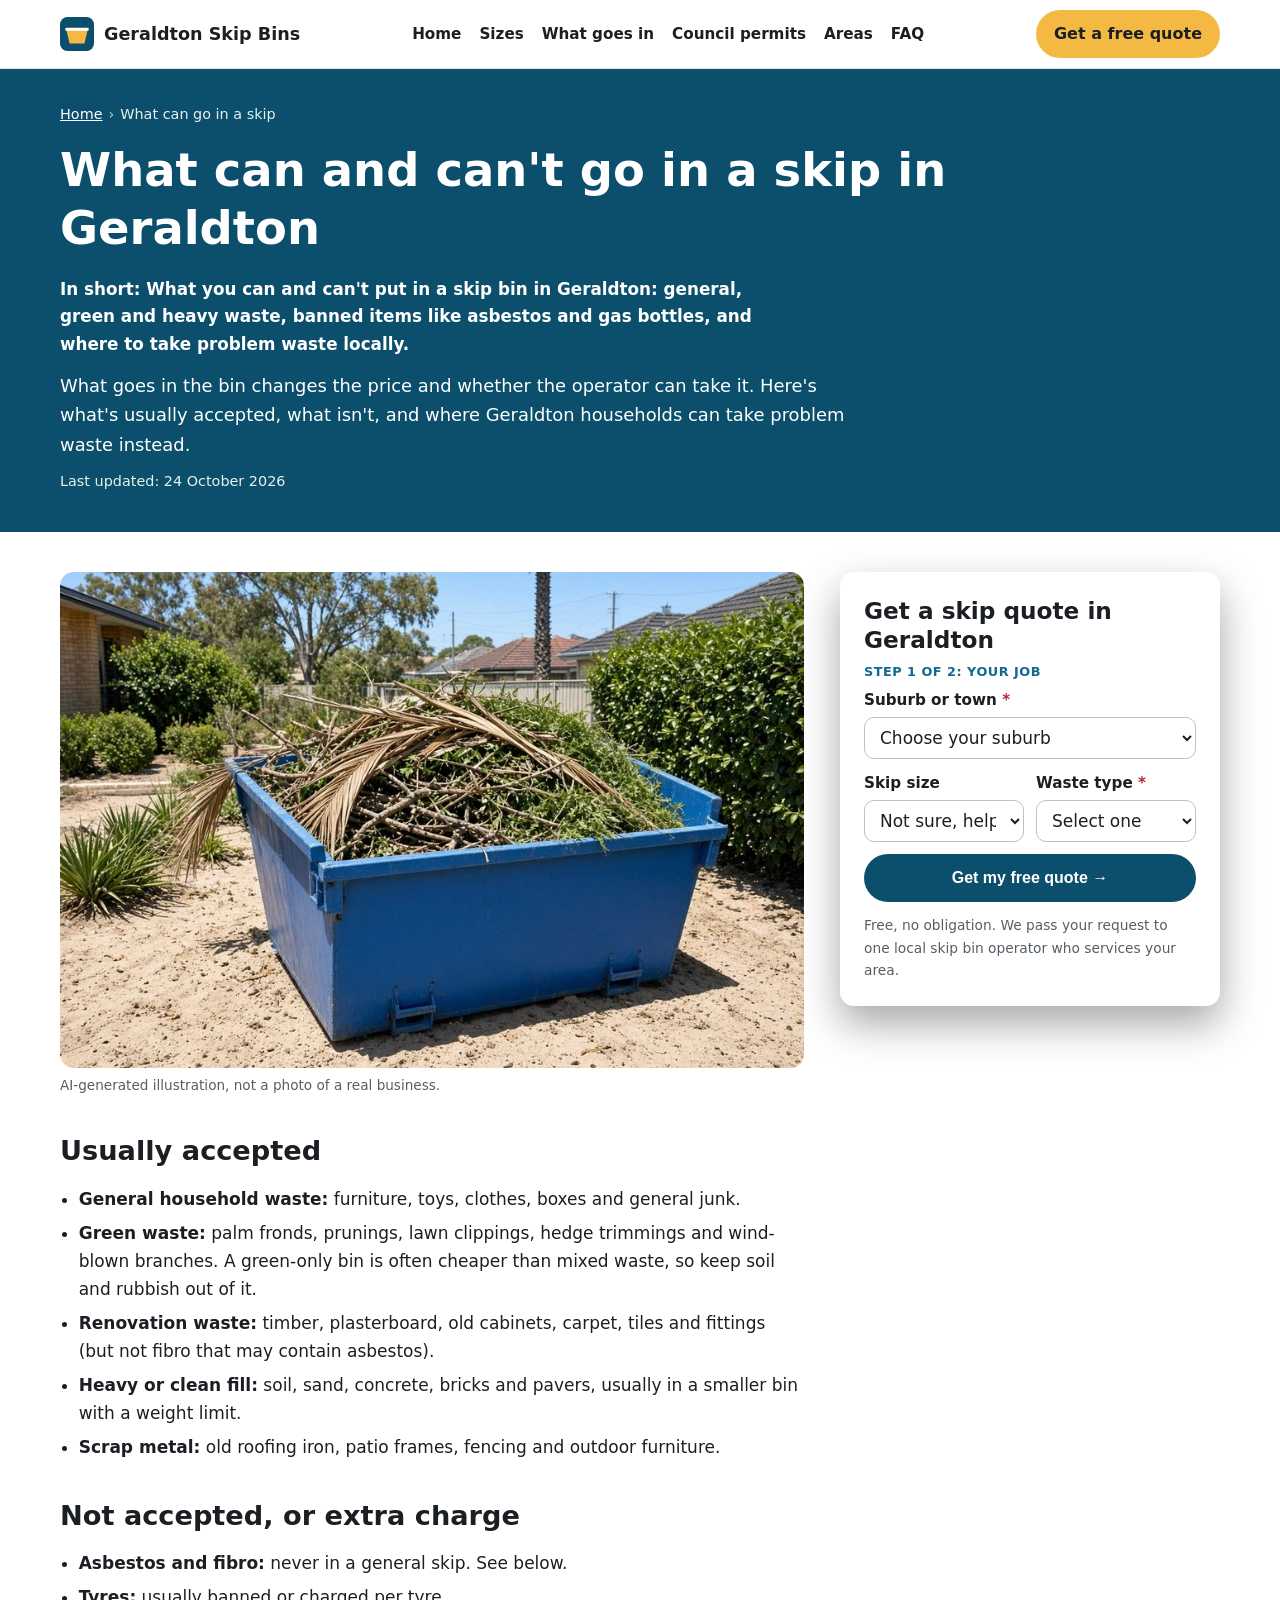
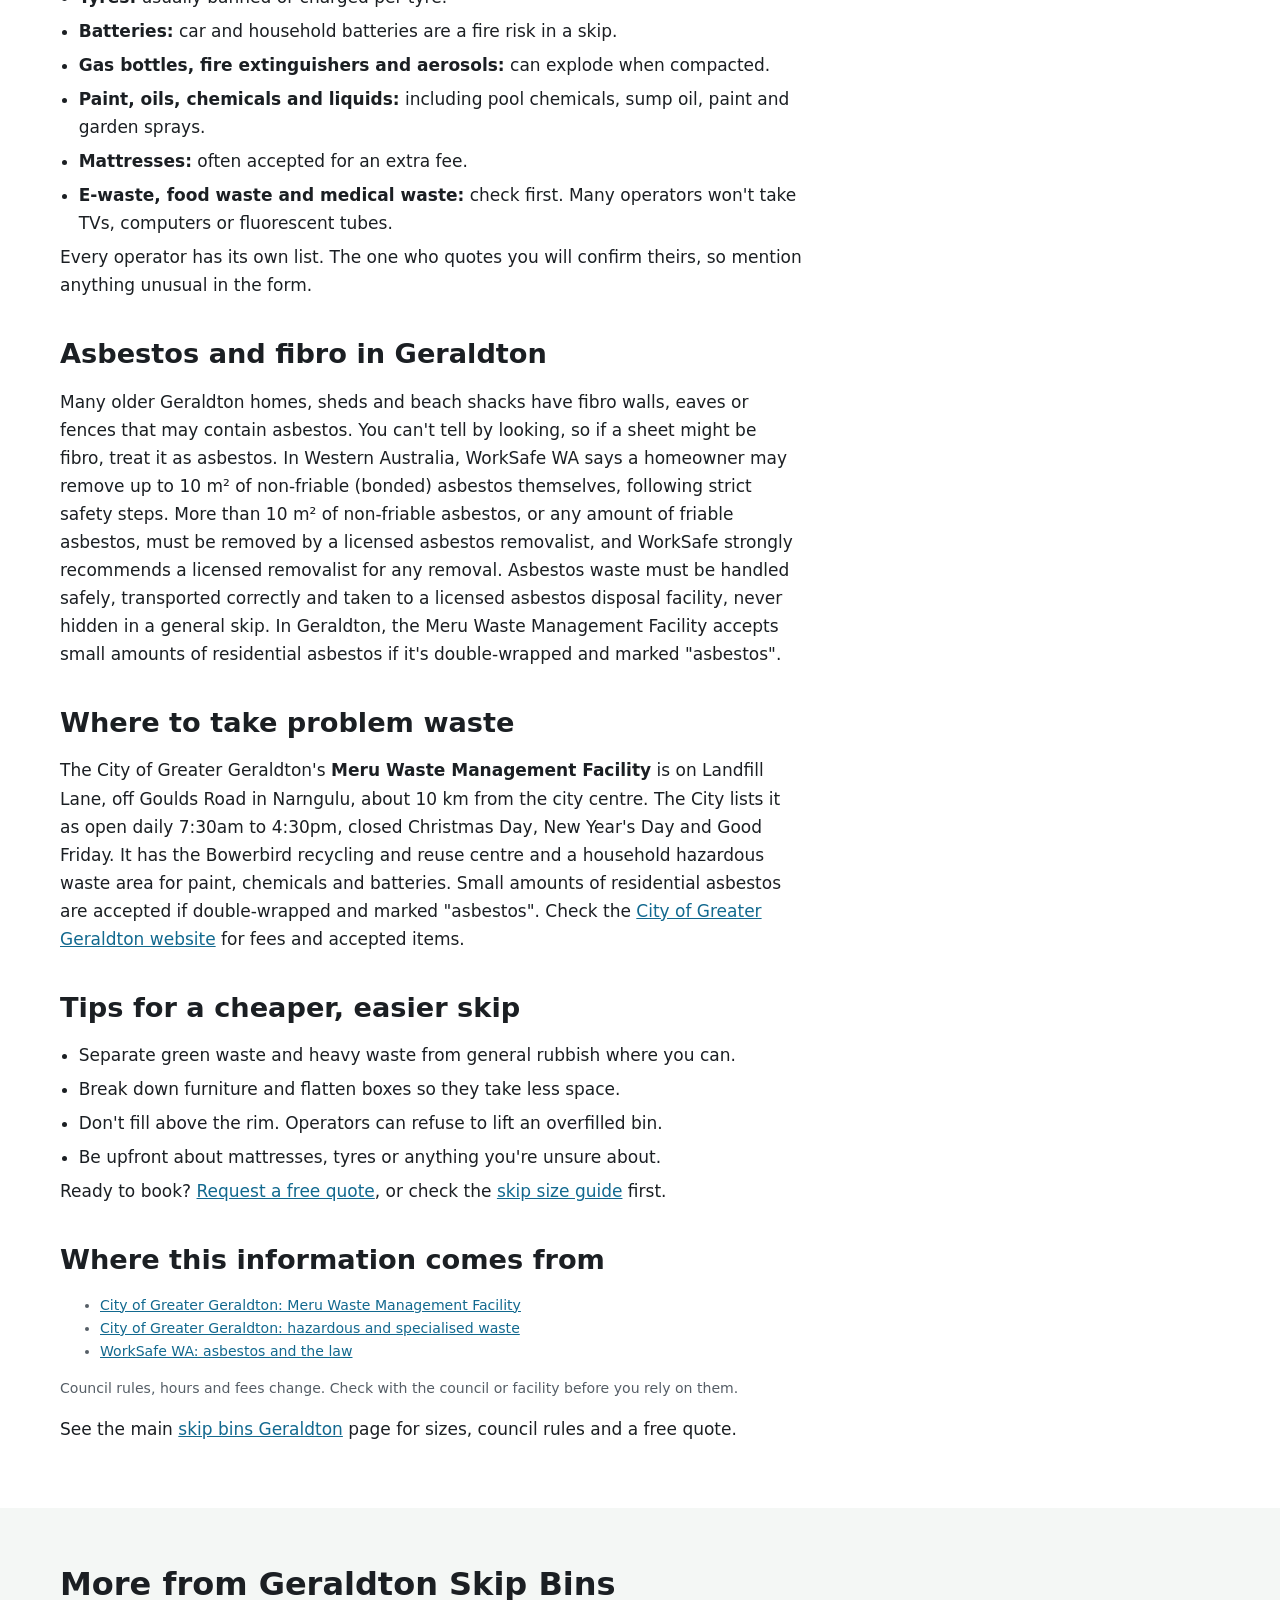
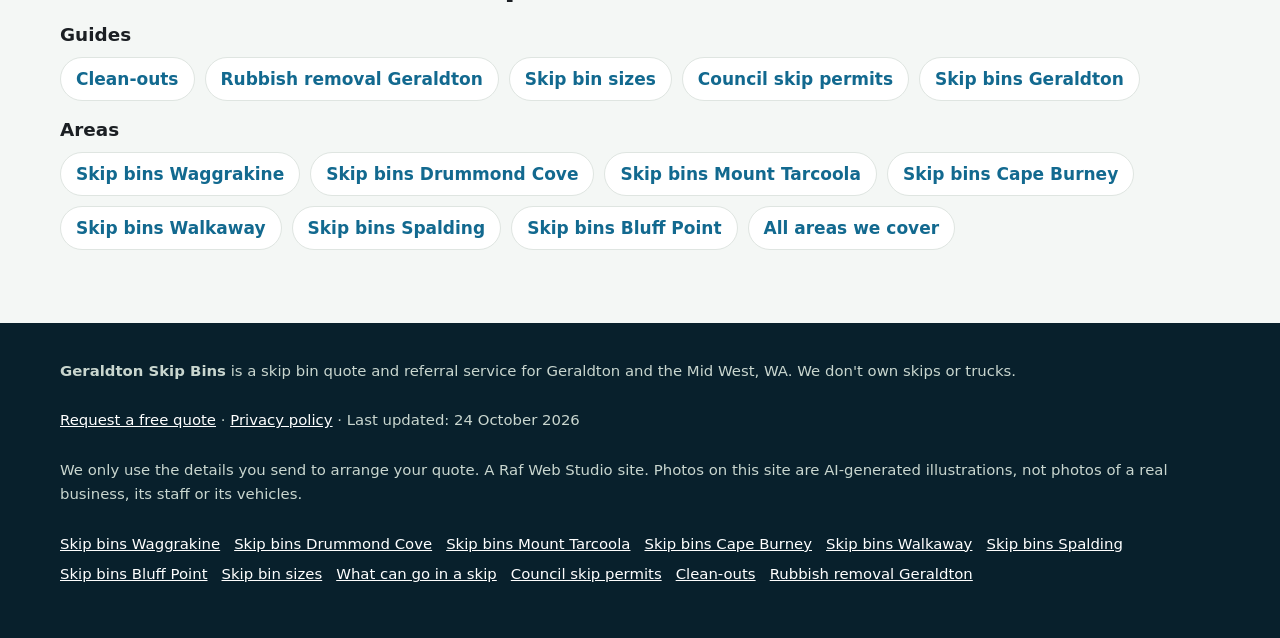
<file: what-can-go-in-a-skip/index.html>
<!doctype html>
<html lang="en-AU">
<head>
<meta charset="utf-8">
<!-- Search Console verification meta tag goes here once the property is created -->
<meta name="viewport" content="width=device-width, initial-scale=1">
<title>What Can Go in a Skip Bin in Geraldton? Accepted &amp; Banned Items</title>
<meta name="description" content="What you can and can&#x27;t put in a skip bin in Geraldton: general, green and heavy waste, banned items like asbestos and gas bottles, and where to take problem waste locally.">
<link rel="canonical" href="https://geraldtonskipbins.com/what-can-go-in-a-skip/">
<link rel="icon" href="/favicon.svg" type="image/svg+xml">
<meta name="theme-color" content="#0b4f6c">
<meta property="og:type" content="article">
<meta property="og:locale" content="en_AU">
<meta property="og:site_name" content="Geraldton Skip Bins">
<meta property="og:title" content="What Can Go in a Skip Bin in Geraldton? Accepted &amp; Banned Items">
<meta property="og:description" content="What you can and can&#x27;t put in a skip bin in Geraldton: general, green and heavy waste, banned items like asbestos and gas bottles, and where to take problem waste locally.">
<meta property="og:url" content="https://geraldtonskipbins.com/what-can-go-in-a-skip/">
<meta property="og:image" content="https://geraldtonskipbins.com/img/hero.jpg">
<meta name="twitter:card" content="summary_large_image">
<script>document.documentElement.classList.add('js')</script>
<link rel="stylesheet" href="/styles.css">

<!-- Google tag (gtag.js) -->
<script async src="https://www.googletagmanager.com/gtag/js?id=G-982G1D11M5"></script>
<script>
  window.dataLayer = window.dataLayer || [];
  function gtag(){dataLayer.push(arguments);}
  gtag('js', new Date());
  gtag('config', 'G-982G1D11M5');
</script>

<script type="application/ld+json">
{
 "@context": "https://schema.org",
 "@type": "WebPage",
 "@id": "https://geraldtonskipbins.com/what-can-go-in-a-skip/#webpage",
 "url": "https://geraldtonskipbins.com/what-can-go-in-a-skip/",
 "name": "What Can Go in a Skip Bin in Geraldton? Accepted & Banned Items",
 "description": "What you can and can't put in a skip bin in Geraldton: general, green and heavy waste, banned items like asbestos and gas bottles, and where to take problem waste locally.",
 "inLanguage": "en-AU",
 "dateModified": "2026-10-24",
 "isPartOf": {
  "@id": "https://geraldtonskipbins.com/#website"
 }
}
</script>
<script type="application/ld+json">
{
 "@context": "https://schema.org",
 "@type": "BreadcrumbList",
 "itemListElement": [
  {
   "@type": "ListItem",
   "position": 1,
   "name": "Home",
   "item": "https://geraldtonskipbins.com/"
  },
  {
   "@type": "ListItem",
   "position": 2,
   "name": "What can go in a skip",
   "item": "https://geraldtonskipbins.com/what-can-go-in-a-skip/"
  }
 ]
}
</script>
<script type="application/ld+json">
{
 "@context": "https://schema.org",
 "@type": "Service",
 "@id": "https://geraldtonskipbins.com/what-can-go-in-a-skip/#service",
 "name": "Skip bin waste advice and quotes in Geraldton",
 "serviceType": "Skip bin hire",
 "description": "What you can and can't put in a skip bin in Geraldton: general, green and heavy waste, banned items like asbestos and gas bottles, and where to take problem waste locally.",
 "url": "https://geraldtonskipbins.com/what-can-go-in-a-skip/",
 "provider": {
  "@type": "Organization",
  "name": "Geraldton Skip Bins",
  "url": "https://geraldtonskipbins.com/"
 },
 "areaServed": [
  {
   "@type": "Place",
   "name": "Geraldton, WA"
  }
 ]
}
</script>
</head>
<body>
<a class="skip-link" href="#main">Skip to content</a>

<header class="site-header">
  <div class="wrap">
    <a class="brand" href="/" aria-label="Geraldton Skip Bins home">
      <svg viewBox="0 0 64 64" aria-hidden="true"><rect width="64" height="64" rx="14" fill="#0b4f6c"/><path d="M12 24h40l-6 26H18z" fill="#f4b942"/><rect x="10" y="20" width="44" height="6" rx="2" fill="#fff"/></svg>
      Geraldton Skip Bins
    </a>
    <nav class="nav" aria-label="Main">
      <a href="/">Home</a>
      <a href="/skip-bin-sizes/">Sizes</a>
      <a href="/what-can-go-in-a-skip/">What goes in</a>
      <a href="/skip-bin-council-permit/">Council permits</a>
      <a href="/#areas">Areas</a>
      <a href="/#faq">FAQ</a>
    </nav>
    <a class="btn btn-call header-call" href="#quote">Get a free quote</a>
  </div>
</header>

<main id="main">
<section class="page-hero" aria-labelledby="h1">
  <div class="wrap">
    <nav class="crumbs" aria-label="Breadcrumb"><ol><li><a href="https://geraldtonskipbins.com/">Home</a></li><li aria-current="page">What can go in a skip</li></ol></nav>
    <h1 id="h1">What can and can&#x27;t go in a skip in Geraldton</h1>
    <p class="summary">In short: What you can and can&#x27;t put in a skip bin in Geraldton: general, green and heavy waste, banned items like asbestos and gas bottles, and where to take problem waste locally.</p>
    <p class="lead">What goes in the bin changes the price and whether the operator can take it. Here's what's usually accepted, what isn't, and where Geraldton households can take problem waste instead.</p>
    <p class="updated">Last updated: 24 October 2026</p>
  </div>
</section>
<div class="wrap page-grid">
  <article class="page-body">
<figure><img src="/img/card-green.jpg" width="900" height="600" style="aspect-ratio:3/2;object-fit:cover" alt="Illustration of a skip bin filled with palm fronds" decoding="async"><figcaption>AI-generated illustration, not a photo of a real business.</figcaption></figure>
<h2>Usually accepted</h2>
<ul class="clean">
<li><strong>General household waste:</strong> furniture, toys, clothes, boxes and general junk.</li>
<li><strong>Green waste:</strong> palm fronds, prunings, lawn clippings, hedge trimmings and wind-blown branches. A green-only bin is often cheaper than mixed waste, so keep soil and rubbish out of it.</li>
<li><strong>Renovation waste:</strong> timber, plasterboard, old cabinets, carpet, tiles and fittings (but not fibro that may contain asbestos).</li>
<li><strong>Heavy or clean fill:</strong> soil, sand, concrete, bricks and pavers, usually in a smaller bin with a weight limit.</li>
<li><strong>Scrap metal:</strong> old roofing iron, patio frames, fencing and outdoor furniture.</li></ul>
<h2>Not accepted, or extra charge</h2>
<ul class="clean">
<li><strong>Asbestos and fibro:</strong> never in a general skip. See below.</li>
<li><strong>Tyres:</strong> usually banned or charged per tyre.</li>
<li><strong>Batteries:</strong> car and household batteries are a fire risk in a skip.</li>
<li><strong>Gas bottles, fire extinguishers and aerosols:</strong> can explode when compacted.</li>
<li><strong>Paint, oils, chemicals and liquids:</strong> including pool chemicals, sump oil, paint and garden sprays.</li>
<li><strong>Mattresses:</strong> often accepted for an extra fee.</li>
<li><strong>E-waste, food waste and medical waste:</strong> check first. Many operators won't take TVs, computers or fluorescent tubes.</li></ul>
<p>Every operator has its own list. The one who quotes you will confirm theirs, so mention anything unusual in the form.</p>
<h2>Asbestos and fibro in Geraldton</h2>
<p>Many older Geraldton homes, sheds and beach shacks have fibro walls, eaves or fences that may contain asbestos. You can't tell by looking, so if a sheet might be fibro, treat it as asbestos. In Western Australia, WorkSafe WA says a homeowner may remove up to 10 m² of non-friable (bonded) asbestos themselves, following strict safety steps. More than 10 m² of non-friable asbestos, or any amount of friable asbestos, must be removed by a licensed asbestos removalist, and WorkSafe strongly recommends a licensed removalist for any removal. Asbestos waste must be handled safely, transported correctly and taken to a licensed asbestos disposal facility, never hidden in a general skip. In Geraldton, the Meru Waste Management Facility accepts small amounts of residential asbestos if it's double-wrapped and marked "asbestos".</p>
<h2>Where to take problem waste</h2>
<p>The City of Greater Geraldton's <strong>Meru Waste Management Facility</strong> is on Landfill Lane, off Goulds Road in Narngulu, about 10 km from the city centre. The City lists it as open daily 7:30am to 4:30pm, closed Christmas Day, New Year's Day and Good Friday. It has the Bowerbird recycling and reuse centre and a household hazardous waste area for paint, chemicals and batteries. Small amounts of residential asbestos are accepted if double-wrapped and marked "asbestos". Check the <a href="https://www.cgg.wa.gov.au/" rel="noopener">City of Greater Geraldton website</a> for fees and accepted items.</p>
<h2>Tips for a cheaper, easier skip</h2>
<ul class="clean"><li>Separate green waste and heavy waste from general rubbish where you can.</li><li>Break down furniture and flatten boxes so they take less space.</li><li>Don't fill above the rim. Operators can refuse to lift an overfilled bin.</li><li>Be upfront about mattresses, tyres or anything you're unsure about.</li></ul><p>Ready to book? <a href="#quote">Request a free quote</a>, or check the <a href="/skip-bin-sizes/">skip size guide</a> first.</p>
<h2>Where this information comes from</h2>
<ul class="sources"><li><a href="https://www.cgg.wa.gov.au/residents/my-home/waste-and-resource-recovery-services/meru-waste-management-facility.aspx" rel="noopener">City of Greater Geraldton: Meru Waste Management Facility</a></li><li><a href="https://www.cgg.wa.gov.au/hazardous-and-specialised-waste.aspx" rel="noopener">City of Greater Geraldton: hazardous and specialised waste</a></li><li><a href="https://www.wa.gov.au/organisation/worksafe/asbestos-and-the-law" rel="noopener">WorkSafe WA: asbestos and the law</a></li></ul>
<p class="sources">Council rules, hours and fees change. Check with the council or facility before you rely on them.</p>

<p class="home-link">See the main <a href="/">skip bins Geraldton</a> page for sizes, council rules and a free quote.</p>
  </article>
  <aside class="page-aside">
    <div class="hero-form-card" id="quote">
      <h2 id="quote-h">Get a skip quote in Geraldton</h2>
      <form class="quote-form two-step" id="quote-form" action="https://formsubmit.co/quotes@geraldtonskipbins.com" method="post" novalidate>
        <input type="hidden" name="_subject" value="New quote request – geraldtonskipbins.com">
        <input type="hidden" name="_captcha" value="true">
        <input type="hidden" name="_template" value="table">
        <input type="hidden" name="_next" value="https://geraldtonskipbins.com/thanks.html?lead=1">
        <input type="hidden" name="_autoresponse" value="Thanks for your skip bin request. We&#x27;ve received it and are passing it to a local operator, who&#x27;ll be in touch shortly with availability and a price.">
        <input type="text" name="_honey" style="display:none" tabindex="-1" autocomplete="off" aria-hidden="true">
        <input type="hidden" name="source" value="geraldtonskipbins.com">
        <input type="hidden" name="page" value="/what-can-go-in-a-skip/">
        <fieldset class="step step-1">
          <legend class="step-label">Step 1 of 2: your job</legend>
          <div class="full"><label for="suburb">Suburb or town <span class="req" aria-hidden="true">*</span></label>
            <select id="suburb" name="suburb" required><option value="">Choose your suburb</option><option>Geraldton</option><option>Beresford</option><option>Bluff Point</option><option>Spalding</option><option>Sunset Beach</option><option>Tarcoola Beach</option><option>Mount Tarcoola</option><option>Wonthella</option><option>Rangeway</option><option>Utakarra</option><option>Karloo</option><option>Strathalbyn</option><option>Wandina</option><option>Woorree</option><option>Waggrakine</option><option>Drummond Cove</option><option>Glenfield</option><option>Cape Burney</option><option>Narngulu</option><option>Moonyoonooka</option><option>Walkaway</option><option value="Other">Other (tell us below)</option></select></div>
          <div class="full other-wrap"><label for="suburb_other">Other suburb or town</label><input id="suburb_other" name="suburb_other" type="text" autocomplete="address-level2"></div>
          <div><label for="size">Skip size</label>
            <select id="size" name="skip_size"><option value="Not sure">Not sure, help me choose</option><option>Skip bag (about 1 m³)</option><option>2 m³</option><option>3 m³</option><option>4 m³</option><option>6 m³</option><option>8 m³</option><option>9 m³</option><option>10–12 m³</option><option>Larger / hook-lift</option></select></div>
          <div><label for="waste">Waste type <span class="req" aria-hidden="true">*</span></label>
            <select id="waste" name="waste_type" required><option value="">Select one</option><option>General household</option><option>Green waste</option><option>Mixed renovation / building</option><option>Soil, concrete or bricks</option><option>Mixed, not sure</option><option>May contain asbestos</option></select></div>
          <div class="full js-only"><button class="btn btn-primary btn-block" type="button" id="to-step-2">Get my free quote →</button></div>
          <p class="microcopy full">Free, no obligation. We pass your request to one local skip bin operator who services your area.</p>
          <p class="form-error full" id="step1-error" role="alert" hidden>Please choose your suburb and waste type.</p>
        </fieldset>
        <fieldset class="step step-2" id="step-2">
          <legend class="step-label">Step 2 of 2: your details</legend>
          <div><label for="name">Name <span class="req" aria-hidden="true">*</span></label><input id="name" name="name" type="text" autocomplete="name" required></div>
          <div><label for="phone">Phone <span class="req" aria-hidden="true">*</span></label><input id="phone" name="phone" type="tel" autocomplete="tel" inputmode="tel" required></div>
          <div><label for="email">Email</label><input id="email" name="email" type="email" autocomplete="email"></div>
          <div><label for="date">Delivery date</label><input id="date" name="preferred_date" type="date"></div>
          <div class="full"><label for="message">Anything else?</label><textarea id="message" name="message" rows="2" placeholder="e.g. beach house clean-out, sandy driveway, verge placement, 7 days"></textarea></div>
          <p class="consent full">By sending this form you agree we can share your details with one local skip bin operator so they can quote for your job. See our <a href="/privacy.html">privacy policy</a>.</p>
          <div class="full step2-actions"><button class="btn btn-primary" type="submit">Send my quote request</button><button class="btn-link js-only" type="button" id="back-1">← Back</button></div>
        </fieldset>
      </form>
    </div>
  </aside>
</div>
<section class="alt" aria-labelledby="more-h">
  <div class="wrap">
    <h2 id="more-h">More from Geraldton Skip Bins</h2>
    <h3>Guides</h3>
    <ul class="link-list"><li><a href="/clean-outs/">Clean-outs</a></li><li><a href="/rubbish-removal-geraldton/">Rubbish removal Geraldton</a></li><li><a href="/skip-bin-sizes/">Skip bin sizes</a></li><li><a href="/skip-bin-council-permit/">Council skip permits</a></li><li><a href="/">Skip bins Geraldton</a></li></ul>
    <h3>Areas</h3>
    <ul class="link-list"><li><a href="/skip-bins-waggrakine/">Skip bins Waggrakine</a></li><li><a href="/skip-bins-drummond-cove/">Skip bins Drummond Cove</a></li><li><a href="/skip-bins-mount-tarcoola/">Skip bins Mount Tarcoola</a></li><li><a href="/skip-bins-cape-burney/">Skip bins Cape Burney</a></li><li><a href="/skip-bins-walkaway/">Skip bins Walkaway</a></li><li><a href="/skip-bins-spalding/">Skip bins Spalding</a></li><li><a href="/skip-bins-bluff-point/">Skip bins Bluff Point</a></li><li><a href="/#areas">All areas we cover</a></li></ul>
  </div>
</section>
</main>

<footer class="site-footer">
  <div class="wrap">
    <p><strong>Geraldton Skip Bins</strong> is a skip bin quote and referral service for Geraldton and the Mid West, WA. We don't own skips or trucks.</p>
    <p><a href="#quote">Request a free quote</a> · <a href="/privacy.html">Privacy policy</a> · Last updated: 24 October 2026</p>
    <p>We only use the details you send to arrange your quote. A Raf Web Studio site. Photos on this site are AI-generated illustrations, not photos of a real business, its staff or its vehicles.</p>
    <p class="footer-links"><a href="/skip-bins-waggrakine/">Skip bins Waggrakine</a> <a href="/skip-bins-drummond-cove/">Skip bins Drummond Cove</a> <a href="/skip-bins-mount-tarcoola/">Skip bins Mount Tarcoola</a> <a href="/skip-bins-cape-burney/">Skip bins Cape Burney</a> <a href="/skip-bins-walkaway/">Skip bins Walkaway</a> <a href="/skip-bins-spalding/">Skip bins Spalding</a> <a href="/skip-bins-bluff-point/">Skip bins Bluff Point</a> <a href="/skip-bin-sizes/">Skip bin sizes</a> <a href="/what-can-go-in-a-skip/">What can go in a skip</a> <a href="/skip-bin-council-permit/">Council skip permits</a> <a href="/clean-outs/">Clean-outs</a> <a href="/rubbish-removal-geraldton/">Rubbish removal Geraldton</a></p>
  </div>
</footer>

<div class="mobile-call" aria-label="Quick contact">
  <a class="btn btn-call" href="#quote">Get a free quote</a>
</div>
<script src="/form.js" defer></script>
</body>
</html>
</file>
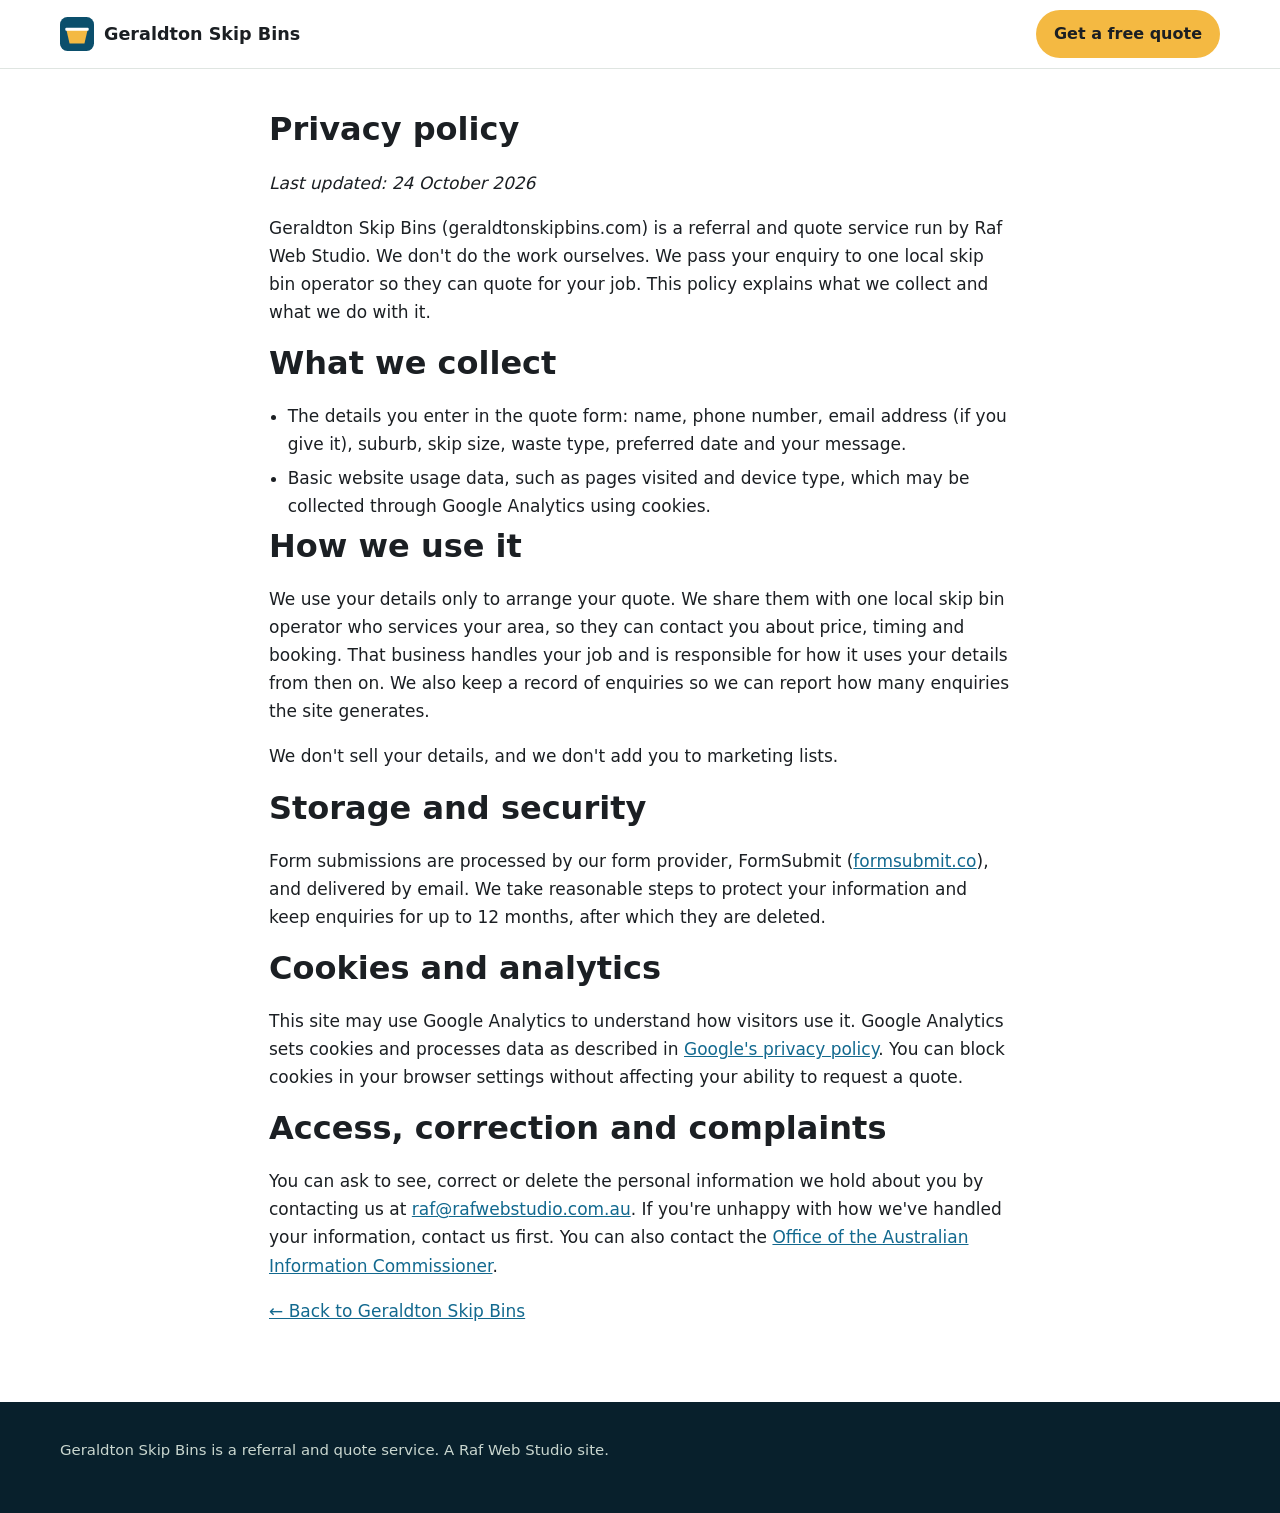
<file: privacy.html>
<!doctype html>
<html lang="en-AU">
<head>
<meta charset="utf-8">
<meta name="viewport" content="width=device-width, initial-scale=1">
<title>Privacy Policy | Geraldton Skip Bins</title>
<meta name="description" content="How Geraldton Skip Bins collects, uses and shares the details you send when you request a quote.">
<link rel="canonical" href="https://geraldtonskipbins.com/privacy.html">
<link rel="icon" href="favicon.svg" type="image/svg+xml">
<link rel="stylesheet" href="styles.css">
<!-- Google tag (gtag.js) -->
<script async src="https://www.googletagmanager.com/gtag/js?id=G-982G1D11M5"></script>
<script>
  window.dataLayer = window.dataLayer || [];
  function gtag(){dataLayer.push(arguments);}
  gtag('js', new Date());
  gtag('config', 'G-982G1D11M5');
</script>
</head>
<body>
<a class="skip-link" href="#main">Skip to content</a>
<header class="site-header">
  <div class="wrap">
    <a class="brand" href="/" aria-label="Geraldton Skip Bins home">
      <svg viewBox="0 0 64 64" aria-hidden="true"><rect width="64" height="64" rx="14" fill="#0b4f6c"/><path d="M12 24h40l-6 26H18z" fill="#f4b942"/><rect x="10" y="20" width="44" height="6" rx="2" fill="#fff"/></svg>
      Geraldton Skip Bins
    </a>
    <a class="btn btn-call header-call" href="/#quote">Get a free quote</a>
  </div>
</header>
<main id="main" class="legal">
  <h1>Privacy policy</h1>
  <p><em>Last updated: 24 October 2026</em></p>
  <p>Geraldton Skip Bins (geraldtonskipbins.com) is a referral and quote service run by Raf Web Studio. We don't do the work ourselves. We pass your enquiry to one local skip bin operator so they can quote for your job. This policy explains what we collect and what we do with it.</p>
  <h2>What we collect</h2>
  <ul class="clean">
    <li>The details you enter in the quote form: name, phone number, email address (if you give it), suburb, skip size, waste type, preferred date and your message.</li>
    <li>Basic website usage data, such as pages visited and device type, which may be collected through Google Analytics using cookies.</li>
  </ul>
  <h2>How we use it</h2>
  <p>We use your details only to arrange your quote. We share them with one local skip bin operator who services your area, so they can contact you about price, timing and booking. That business handles your job and is responsible for how it uses your details from then on. We also keep a record of enquiries so we can report how many enquiries the site generates.</p>
  <p>We don't sell your details, and we don't add you to marketing lists.</p>
  <h2>Storage and security</h2>
  <p>Form submissions are processed by our form provider, FormSubmit (<a href="https://formsubmit.co/" rel="noopener">formsubmit.co</a>), and delivered by email. We take reasonable steps to protect your information and keep enquiries for up to 12 months, after which they are deleted.</p>
  <h2>Cookies and analytics</h2>
  <p>This site may use Google Analytics to understand how visitors use it. Google Analytics sets cookies and processes data as described in <a href="https://policies.google.com/privacy" rel="noopener">Google's privacy policy</a>. You can block cookies in your browser settings without affecting your ability to request a quote.</p>
  <h2>Access, correction and complaints</h2>
  <p>You can ask to see, correct or delete the personal information we hold about you by contacting us at <a href="mailto:raf@rafwebstudio.com.au">raf@rafwebstudio.com.au</a>. If you're unhappy with how we've handled your information, contact us first. You can also contact the <a href="https://www.oaic.gov.au/" rel="noopener">Office of the Australian Information Commissioner</a>.</p>
  <p><a href="/">&larr; Back to Geraldton Skip Bins</a></p>
</main>
<footer class="site-footer"><div class="wrap"><p>Geraldton Skip Bins is a referral and quote service. A Raf Web Studio site.</p></div></footer>
</body>
</html>
</file>
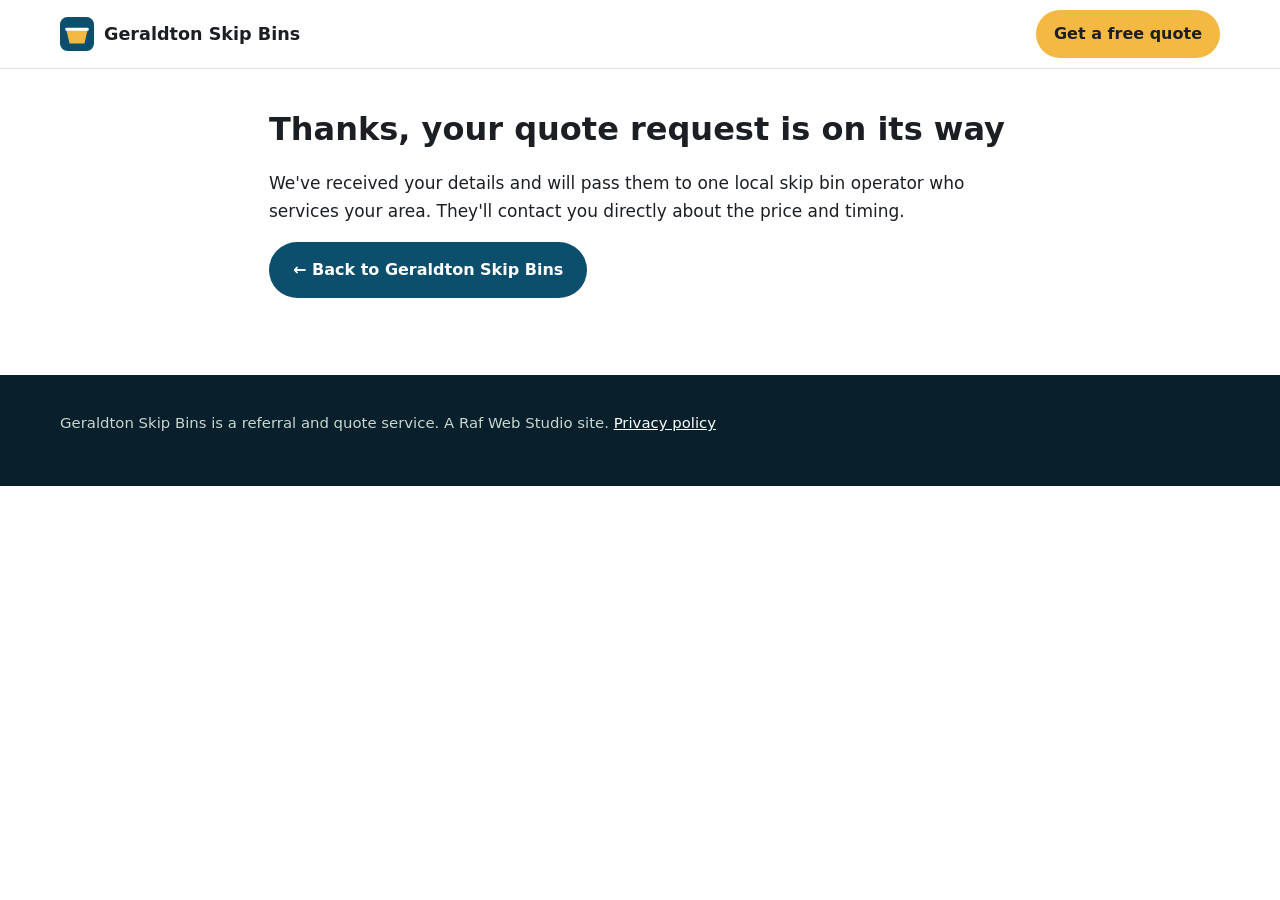
<file: thanks.html>
<!doctype html>
<html lang="en-AU">
<head>
<meta charset="utf-8">
<meta name="viewport" content="width=device-width, initial-scale=1">
<title>Thanks, we've got your quote request | Geraldton Skip Bins</title>
<meta name="robots" content="noindex, nofollow">
<link rel="icon" href="favicon.svg" type="image/svg+xml">
<link rel="stylesheet" href="styles.css">
<!-- Google tag (gtag.js) -->
<script async src="https://www.googletagmanager.com/gtag/js?id=G-982G1D11M5"></script>
<script>
  window.dataLayer = window.dataLayer || [];
  function gtag(){dataLayer.push(arguments);}
  gtag('js', new Date());
  gtag('config', 'G-982G1D11M5');
</script>
<script>/*rws-lead-v2*/(function(){var fired=false;function fire(){if(fired)return;if(typeof gtag!=='function'){if(document.readyState!=='complete')setTimeout(fire,50);return;}var tok=null,done=null,ref='',qid=false;try{tok=sessionStorage.getItem('rws_lead_token');done=sessionStorage.getItem('rws_lead_done');}catch(e){}ref=document.referrer||'';try{qid=/(?:^|[?&])lead=1(?:&|$)/.test(location.search);}catch(e){}var via=!!(qid||tok||/formsubmit[.]co/i.test(ref));if(tok&&tok===done)return;if(!via&&(done==='direct'||done==='redirect'))return;fired=true;var flow=tok?'form':(via?'redirect':'direct');gtag('event','generate_lead',{form_name:'skip_bin_quote',lead_source:'geraldtonskipbins.com',lead_flow:flow,page_referrer:ref,transport_type:'beacon',send_to:'G-982G1D11M5'});try{sessionStorage.setItem('rws_lead_done',tok||(flow==='direct'?'direct':'redirect'));}catch(e){}}if(document.readyState==='complete')fire();else window.addEventListener('load',fire);})();</script>
</head>
<body>
<a class="skip-link" href="#main">Skip to content</a>
<header class="site-header">
  <div class="wrap">
    <a class="brand" href="/" aria-label="Geraldton Skip Bins home">
      <svg viewBox="0 0 64 64" aria-hidden="true"><rect width="64" height="64" rx="14" fill="#0b4f6c"/><path d="M12 24h40l-6 26H18z" fill="#f4b942"/><rect x="10" y="20" width="44" height="6" rx="2" fill="#fff"/></svg>
      Geraldton Skip Bins
    </a>
    <a class="btn btn-call header-call" href="/#quote">Get a free quote</a>
  </div>
</header>
<main id="main" class="legal">
  <h1>Thanks, your quote request is on its way</h1>
  <p>We've received your details and will pass them to one local skip bin operator who services your area. They'll contact you directly about the price and timing.</p>
  <p><a class="btn btn-primary" href="/">&larr; Back to Geraldton Skip Bins</a></p>
</main>
<footer class="site-footer"><div class="wrap"><p>Geraldton Skip Bins is a referral and quote service. A Raf Web Studio site. <a href="privacy.html">Privacy policy</a></p></div></footer>
</body>
</html>
</file>
<file: styles.css>
:root{
  --green:#0b4f6c;--green-2:#12698f;--yellow:#f4b942;--ink:#1b1f23;--muted:#555e66;
  --bg:#ffffff;--soft:#f4f7f5;--line:#dfe5e1;--radius:14px;--max:1200px;
}
*{box-sizing:border-box}
html{scroll-behavior:smooth}
body{margin:0;font-family:system-ui,-apple-system,"Segoe UI",Roboto,Arial,sans-serif;color:var(--ink);background:var(--bg);line-height:1.65;font-size:17px;padding-bottom:72px}
@media(min-width:800px){body{padding-bottom:0}}
img,svg{max-width:100%}
a{color:var(--green-2)}
a:focus-visible,button:focus-visible,input:focus-visible,select:focus-visible,textarea:focus-visible{outline:3px solid var(--yellow);outline-offset:2px}
.wrap{max-width:var(--max);margin:0 auto;padding:0 20px}
.skip-link{position:absolute;left:-999px;top:0;background:#fff;padding:8px 12px;z-index:100}
.skip-link:focus{left:8px}
h1,h2,h3{line-height:1.25;margin:0 0 .6em}
h1{font-size:clamp(1.9rem,4.5vw,2.9rem)}
h2{font-size:clamp(1.5rem,3vw,2rem);margin-top:0}
h3{font-size:1.15rem}
p{margin:0 0 1em}

/* header */
.site-header{background:#fff;border-bottom:1px solid var(--line);position:sticky;top:0;z-index:50}
.site-header .wrap{display:flex;align-items:center;justify-content:space-between;gap:16px;padding-top:10px;padding-bottom:10px}
.brand{display:flex;align-items:center;gap:10px;font-weight:800;color:var(--ink);text-decoration:none;font-size:1.1rem}
.brand svg{width:34px;height:34px}
.nav{display:none;gap:18px}
.nav a{color:var(--ink);text-decoration:none;font-weight:600;font-size:.95rem}
.nav a:hover{color:var(--green-2)}
@media(min-width:900px){.nav{display:flex}}

/* buttons */
.btn{display:inline-flex;align-items:center;justify-content:center;gap:8px;font-weight:700;border-radius:999px;padding:13px 22px;text-decoration:none;border:2px solid transparent;cursor:pointer;font-size:1rem}
.btn svg{width:20px;height:20px}
.btn-call{background:var(--yellow);color:#1b1f23}
.btn-call:hover{background:#f4b942}
.btn-ghost{background:transparent;color:#fff;border-color:rgba(255,255,255,.7)}
.btn-ghost:hover{background:rgba(255,255,255,.12)}
.btn-primary{background:var(--green);color:#fff}
.btn-primary:hover{background:var(--green-2)}
.header-call{display:none}
@media(min-width:600px){.header-call{display:inline-flex;padding:9px 16px}}

/* hero */
.hero{background:linear-gradient(135deg,#0b4f6c 0%,#12698f 60%,#12698f 100%);color:#fff;padding:48px 0 56px}
.hero .wrap{display:grid;gap:32px}
@media(min-width:900px){.hero .wrap{grid-template-columns:1.15fr .85fr;align-items:center}}
.hero p.lead{font-size:1.15rem;color:#e6f2ec;max-width:38em}
.hero .ctas{display:flex;flex-wrap:wrap;gap:12px;margin:22px 0 18px}
.ticks{list-style:none;padding:0;margin:0;display:grid;gap:6px;color:#e6f2ec}
.ticks li{display:flex;gap:8px;align-items:flex-start}
.ticks svg{flex:0 0 20px;width:20px;height:20px;margin-top:3px}
.hero-card{background:#fff;color:var(--ink);border-radius:var(--radius);padding:22px;box-shadow:0 12px 30px rgba(0,0,0,.18)}
.hero-card h2{font-size:1.25rem}
.hero-card ol{margin:0;padding-left:1.2em}
.hero-card li{margin-bottom:.5em}

/* sections */
section{padding:56px 0}
section.alt{background:var(--soft)}
.intro{max-width:46em}
.grid{display:grid;gap:18px}
@media(min-width:700px){.grid-2{grid-template-columns:1fr 1fr}.grid-3{grid-template-columns:repeat(3,1fr)}}
.card{background:#fff;border:1px solid var(--line);border-radius:var(--radius);padding:20px}
.card .size{display:inline-block;background:var(--green);color:#fff;font-weight:800;border-radius:8px;padding:3px 10px;margin-bottom:8px}
.icon{width:36px;height:36px;color:var(--green);margin-bottom:6px}

table{width:100%;border-collapse:collapse;background:#fff;border-radius:var(--radius);overflow:hidden;border:1px solid var(--line)}
caption{text-align:left;font-weight:700;padding:0 0 10px}
th,td{padding:12px 14px;text-align:left;border-bottom:1px solid var(--line);vertical-align:top}
th{background:#e9f1ec;font-size:.95rem}
.table-scroll{overflow-x:auto}
.note{font-size:.93rem;color:var(--muted)}
.yes h3{color:var(--green)}
.no h3{color:#b02a37}
ul.clean{padding-left:1.1em;margin:0}
ul.clean li{margin-bottom:.35em}

.areas{display:flex;flex-wrap:wrap;gap:8px;list-style:none;padding:0;margin:0 0 1em}
.areas li{background:#fff;border:1px solid var(--line);border-radius:999px;padding:6px 14px;font-size:.95rem}

/* faq */
details{background:#fff;border:1px solid var(--line);border-radius:var(--radius);padding:4px 18px;margin-bottom:10px}
summary{cursor:pointer;font-weight:700;padding:12px 0;list-style:none}
summary::-webkit-details-marker{display:none}
summary::after{content:"+";float:right;font-size:1.3rem;line-height:1;color:var(--green)}
details[open] summary::after{content:"–"}

/* form */
.quote{background:var(--green);color:#fff}
.quote .wrap{display:grid;gap:28px}
@media(min-width:900px){.quote .wrap{grid-template-columns:.8fr 1.2fr}}
.quote p{color:#e6f2ec}
form.quote-form{background:#fff;color:var(--ink);border-radius:var(--radius);padding:22px;display:grid;gap:14px}
@media(min-width:600px){form.quote-form{grid-template-columns:1fr 1fr}.full{grid-column:1/-1}}
label{display:block;font-weight:600;font-size:.95rem;margin-bottom:4px}
input,select,textarea{width:100%;font:inherit;padding:11px 12px;border:1.5px solid #b8c4bd;border-radius:10px;background:#fff;color:var(--ink)}
textarea{min-height:110px;resize:vertical}
.req{color:#b02a37}
.consent{font-size:.88rem;color:var(--muted)}

/* footer */
.site-footer{background:#08202c;color:#c9d6cf;padding:36px 0;font-size:.93rem}
.site-footer a{color:#fff}
.site-footer .wrap{display:grid;gap:10px}

/* sticky mobile call bar */
.mobile-call{position:fixed;left:0;right:0;bottom:0;z-index:60;display:flex;gap:8px;padding:10px 12px;background:#fff;border-top:1px solid var(--line);box-shadow:0 -6px 18px rgba(0,0,0,.08)}
.mobile-call .btn{flex:1;padding:12px 10px}
@media(min-width:800px){.mobile-call{display:none}}

.legal{max-width:46em;padding:40px 20px 60px;margin:0 auto}
.legal h1{font-size:2rem}

/* images */
.about-grid{display:grid;gap:28px;align-items:center}
@media(min-width:900px){.about-grid{grid-template-columns:1.2fr .8fr}}
figure{margin:0}
.photo img{width:100%;height:auto;display:block;border-radius:var(--radius)}
.photo figcaption,.size-figs figcaption{font-size:.85rem;color:var(--muted);margin-top:6px}
.local-photo{max-width:720px;margin-top:8px}
.size-figs{display:grid;gap:14px;margin:6px 0 10px;grid-template-columns:1fr}
@media(min-width:600px){.size-figs{grid-template-columns:1fr 1fr}}
.size-figs img{width:100%;height:auto;display:block;border-radius:10px;border:1px solid var(--line);background:#f4f7f5}
.size-figs figcaption{font-weight:700;color:var(--ink)}
.credits{font-size:.8rem;color:#9fb3a8}

/* banner hero */
.hero{position:relative;overflow:hidden;background:#08202c;padding:56px 0 64px}
.hero-bg,.hero-bg img{position:absolute;inset:0;width:100%;height:100%}
.hero-bg img{object-fit:cover;object-position:center 40%;filter:brightness(1.08)}
.hero::before{content:"";position:absolute;inset:0;z-index:1;background:linear-gradient(90deg,rgba(8,24,16,.58) 0%,rgba(8,24,16,.36) 45%,rgba(8,24,16,.14) 100%)}
.hero .wrap.hero-grid{position:relative;z-index:2;display:grid;gap:32px;align-items:center}
@media(min-width:960px){.hero .wrap.hero-grid{grid-template-columns:1.05fr .95fr;gap:48px}.hero{padding:72px 0 80px}}
.hero h1{text-shadow:0 2px 4px rgba(0,0,0,.45),0 4px 22px rgba(0,0,0,.45)}
.hero .lead,.hero .updated{text-shadow:0 1px 3px rgba(0,0,0,.6)}
.hero-copy .ticks{margin:6px 0 20px}
.hero-copy .ctas{margin:0}
.hero-form-card{background:#fff;color:var(--ink);border-radius:var(--radius);padding:24px;box-shadow:0 18px 40px rgba(0,0,0,.35);scroll-margin-top:80px}
.hero-form-card h2{font-size:1.45rem;margin-bottom:.3em}
.hero-form-card .form-intro{color:var(--muted);font-size:.95rem;margin-bottom:12px}
.hero-form-card form.quote-form{padding:0;box-shadow:none;border-radius:0;gap:12px}
.hero-form-card input,.hero-form-card select,.hero-form-card textarea{padding:9px 11px}
.hero-form-card textarea{min-height:72px}
.hero-form-card .consent{margin:10px 0 0}
.photo-credit{position:absolute;right:10px;bottom:6px;z-index:2;margin:0;font-size:.72rem;color:rgba(255,255,255,.8)}
.photo-credit a{color:#fff}
.how-card{background:#fff;color:var(--ink);border-radius:var(--radius);padding:22px}
.how-card ol{margin:0;padding-left:1.2em}.how-card li{margin-bottom:.5em}

/* v2 */
.hero .lead{color:#fff}
.updated{font-size:.85rem;color:#e6f2ec;margin:14px 0 0}
.updated-dark{font-size:.9rem;color:var(--muted);font-weight:600;margin-top:-.4em}
fieldset{border:0;margin:0;padding:0;min-width:0}
.step{display:grid;gap:12px;grid-template-columns:1fr}
@media(min-width:600px){.step{grid-template-columns:1fr 1fr}}
.step-label{font-size:.8rem;font-weight:700;text-transform:uppercase;letter-spacing:.04em;color:var(--green-2);margin-bottom:6px;padding:0}
.step-2{margin-top:16px}
.js .is-step-1 .step-2{display:none}
.js .is-step-2 .step-1{display:none}
.js .is-step-2 .step-2{margin-top:0}
.js-only{display:none}
.js .js-only{display:block}
.js .step2-actions .js-only{display:inline-block}
.other-wrap{display:none}.other-wrap.show{display:block}
html:not(.js) .other-wrap{display:block}
.btn-block{width:100%}
.btn-link{background:none;border:0;color:var(--green-2);font:inherit;font-weight:600;cursor:pointer;margin-left:14px;text-decoration:underline}
.microcopy{font-size:.86rem;color:var(--muted);margin:0}
.form-error{color:#b02a37;font-weight:600;font-size:.9rem;margin:0}
[aria-invalid="true"]{border-color:#b02a37}
.hero-form-card .quote-form{display:block}
.trust{background:#08202c;color:#e6f2ec;padding:16px 0}
.trust-list{list-style:none;margin:0 auto;display:grid;gap:10px 24px;grid-template-columns:1fr}
@media(min-width:700px){.trust-list{grid-template-columns:1fr 1fr}}
@media(min-width:1000px){.trust-list{grid-template-columns:repeat(4,1fr)}}
.trust-list li{display:flex;gap:8px;align-items:flex-start;font-size:.95rem}
.trust-list svg{flex:0 0 20px;width:20px;height:20px;color:var(--yellow);margin-top:3px}
.trust-list strong{color:#fff}
ol.steps{list-style:none;padding:0;margin:0 0 16px}
.step-num{display:inline-grid;place-items:center;width:34px;height:34px;border-radius:50%;background:var(--yellow);color:#1b1f23;font-weight:800;margin-bottom:8px}
.equiv{font-weight:700;color:var(--green-2);margin:-.2em 0 .5em}
.price-table td{white-space:nowrap}
.area-groups{display:grid;gap:8px 28px;margin-bottom:12px}
@media(min-width:800px){.area-groups{grid-template-columns:1fr 1fr}}
.area-group h3{font-size:1rem;margin:10px 0 8px}
/* photo cards */
.photo-cards{display:grid;gap:20px;grid-template-columns:1fr;margin:10px 0 28px}
@media(min-width:620px){.photo-cards{grid-template-columns:1fr 1fr}}
@media(min-width:1000px){.photo-cards{grid-template-columns:repeat(4,1fr)}}
.photo-card{position:relative;display:flex;flex-direction:column;background:#fff;border:1px solid var(--line);border-radius:var(--radius);overflow:hidden;text-decoration:none;color:var(--ink);box-shadow:0 6px 18px rgba(0,0,0,.06);transition:transform .15s,box-shadow .15s}
.photo-card:hover{transform:translateY(-2px);box-shadow:0 10px 24px rgba(0,0,0,.1)}
.pc-img{display:block;aspect-ratio:4/3;overflow:hidden;background:#f4f7f5}
.pc-img img{width:100%;height:100%;object-fit:cover;display:block}
.pc-svg img{object-fit:contain;padding:12px}
.pc-icon{position:absolute;left:18px;top:-26px;width:52px;height:52px;border-radius:50%;background:var(--yellow);color:#08202c;display:grid;place-items:center;border:4px solid #fff;box-shadow:0 4px 10px rgba(0,0,0,.15)}
.pc-icon svg{width:24px;height:24px}
.pc-body{position:relative;display:block;padding:34px 18px 18px}
.pc-title{display:block;font-size:1.1rem;margin-bottom:6px}
.pc-text{display:block;font-size:.95rem;color:var(--muted)}
.more-jobs h3{margin-bottom:.4em}
/* truck band */
.band-wrap{padding:8px 0 48px}
.truck-band{position:relative;border-radius:var(--radius);overflow:hidden;min-height:260px;display:flex;align-items:flex-end}
.truck-band img{position:absolute;inset:0;width:100%;height:100%;object-fit:cover;object-position:center 60%}
.truck-band::after{content:"";position:absolute;inset:0;background:linear-gradient(90deg,rgba(8,24,16,.72) 0%,rgba(8,24,16,.35) 55%,rgba(8,24,16,0) 100%)}
.band-text{position:relative;z-index:1;padding:28px;max-width:560px}
.band-line{color:#fff;font-size:clamp(1.4rem,3vw,2rem);font-weight:800;line-height:1.2;margin:0 0 16px;text-shadow:0 2px 8px rgba(0,0,0,.4)}
@media(min-width:900px){.truck-band{min-height:420px;align-items:center}.band-text{padding:44px}}
.closing-inner{display:grid;gap:12px;align-items:center}
@media(min-width:900px){.quote .wrap.closing-inner{grid-template-columns:1fr auto}}
.closing-grid{display:grid;gap:28px;align-items:center}
@media(min-width:900px){.quote .wrap.closing-grid{grid-template-columns:.9fr 1.1fr}}
.closing-photo img{width:100%;height:auto;display:block;border-radius:var(--radius);box-shadow:0 12px 30px rgba(0,0,0,.25)}

/* How it works step photos */
.step-card{padding:0;overflow:hidden;display:flex;flex-direction:column}
.step-img{display:block;aspect-ratio:3/2;background:#e9efe9}
.step-img img{display:block;width:100%;height:100%;object-fit:cover;border-radius:var(--radius) var(--radius) 0 0}
.step-body{position:relative;padding:30px 20px 20px}
.step-card .step-num{position:absolute;top:-21px;left:20px;width:42px;height:42px;margin:0;font-size:1.1rem;border:3px solid #fff;box-shadow:0 2px 6px rgba(0,0,0,.18)}
.step-card h3{margin-top:0}

/* seo-pages-v1 */
.page-hero{background:var(--green);color:#fff;padding:34px 0 38px}
.page-hero h1{color:#fff;margin-bottom:.4em}
.page-hero .lead{color:#fff;font-size:1.12rem;max-width:44em;margin-bottom:.6em}
.page-hero .updated{color:#e6f2ec;font-size:.9rem;margin:0}
.crumbs{font-size:.9rem;margin-bottom:14px;color:#e6f2ec}
.crumbs ol{list-style:none;padding:0;margin:0;display:flex;flex-wrap:wrap;gap:6px}
.crumbs li+li::before{content:"›";margin-right:6px;opacity:.8}
.crumbs a{color:#fff}
.page-grid{display:grid;gap:36px;padding-top:40px;padding-bottom:48px}
@media(min-width:960px){.page-grid{grid-template-columns:minmax(0,1fr) 380px;align-items:start}.page-aside{position:sticky;top:84px}}
.page-body h2{margin-top:1.4em;font-size:clamp(1.3rem,2.6vw,1.7rem)}
.page-body h2:first-child{margin-top:0}
.page-body figure{margin:0 0 1.4em}
.page-body figure img{width:100%;height:auto;border-radius:var(--radius);display:block}
.page-body figcaption{font-size:.85rem;color:var(--muted);margin-top:6px}
.page-body table{width:100%;border-collapse:collapse;margin:0 0 1.2em}
.page-body th,.page-body td{border:1px solid var(--line);padding:8px 10px;text-align:left;vertical-align:top}
.page-body .callout{background:var(--soft);border-left:4px solid var(--green);padding:14px 16px;border-radius:8px;margin:0 0 1.2em}
.page-body .sources{font-size:.88rem;color:var(--muted)}
.link-list{display:flex;flex-wrap:wrap;gap:10px;list-style:none;padding:0;margin:0 0 1em}
.link-list a{display:inline-block;background:#fff;border:1px solid var(--line);border-radius:999px;padding:7px 15px;text-decoration:none;font-weight:600}
.link-list a:hover{border-color:var(--green)}
.areas a{text-decoration:none;font-weight:600}
.guide-cards{display:grid;gap:16px}
@media(min-width:700px){.guide-cards{grid-template-columns:repeat(3,1fr)}}
.guide-cards a{display:block;background:#fff;border:1px solid var(--line);border-radius:var(--radius);padding:18px;text-decoration:none;color:var(--ink)}
.guide-cards a strong{display:block;color:var(--green-2);font-size:1.08rem;margin-bottom:4px}
.guide-cards a:hover{border-color:var(--green)}
.footer-links{display:flex;flex-wrap:wrap;gap:6px 14px}

/* site-specific */
.photo-note{font-size:.8rem;color:var(--muted);margin-top:8px}
.disclaimer{background:#fff8e6;border:1px solid #f0d58a;border-radius:var(--radius);padding:16px 18px;font-size:.95rem}

/* summary-v1 */
.summary{font-size:1.05rem;font-weight:600;max-width:44em;margin:0 0 .7em}
.hero .summary,.page-hero .summary{color:#fff}
</file>
